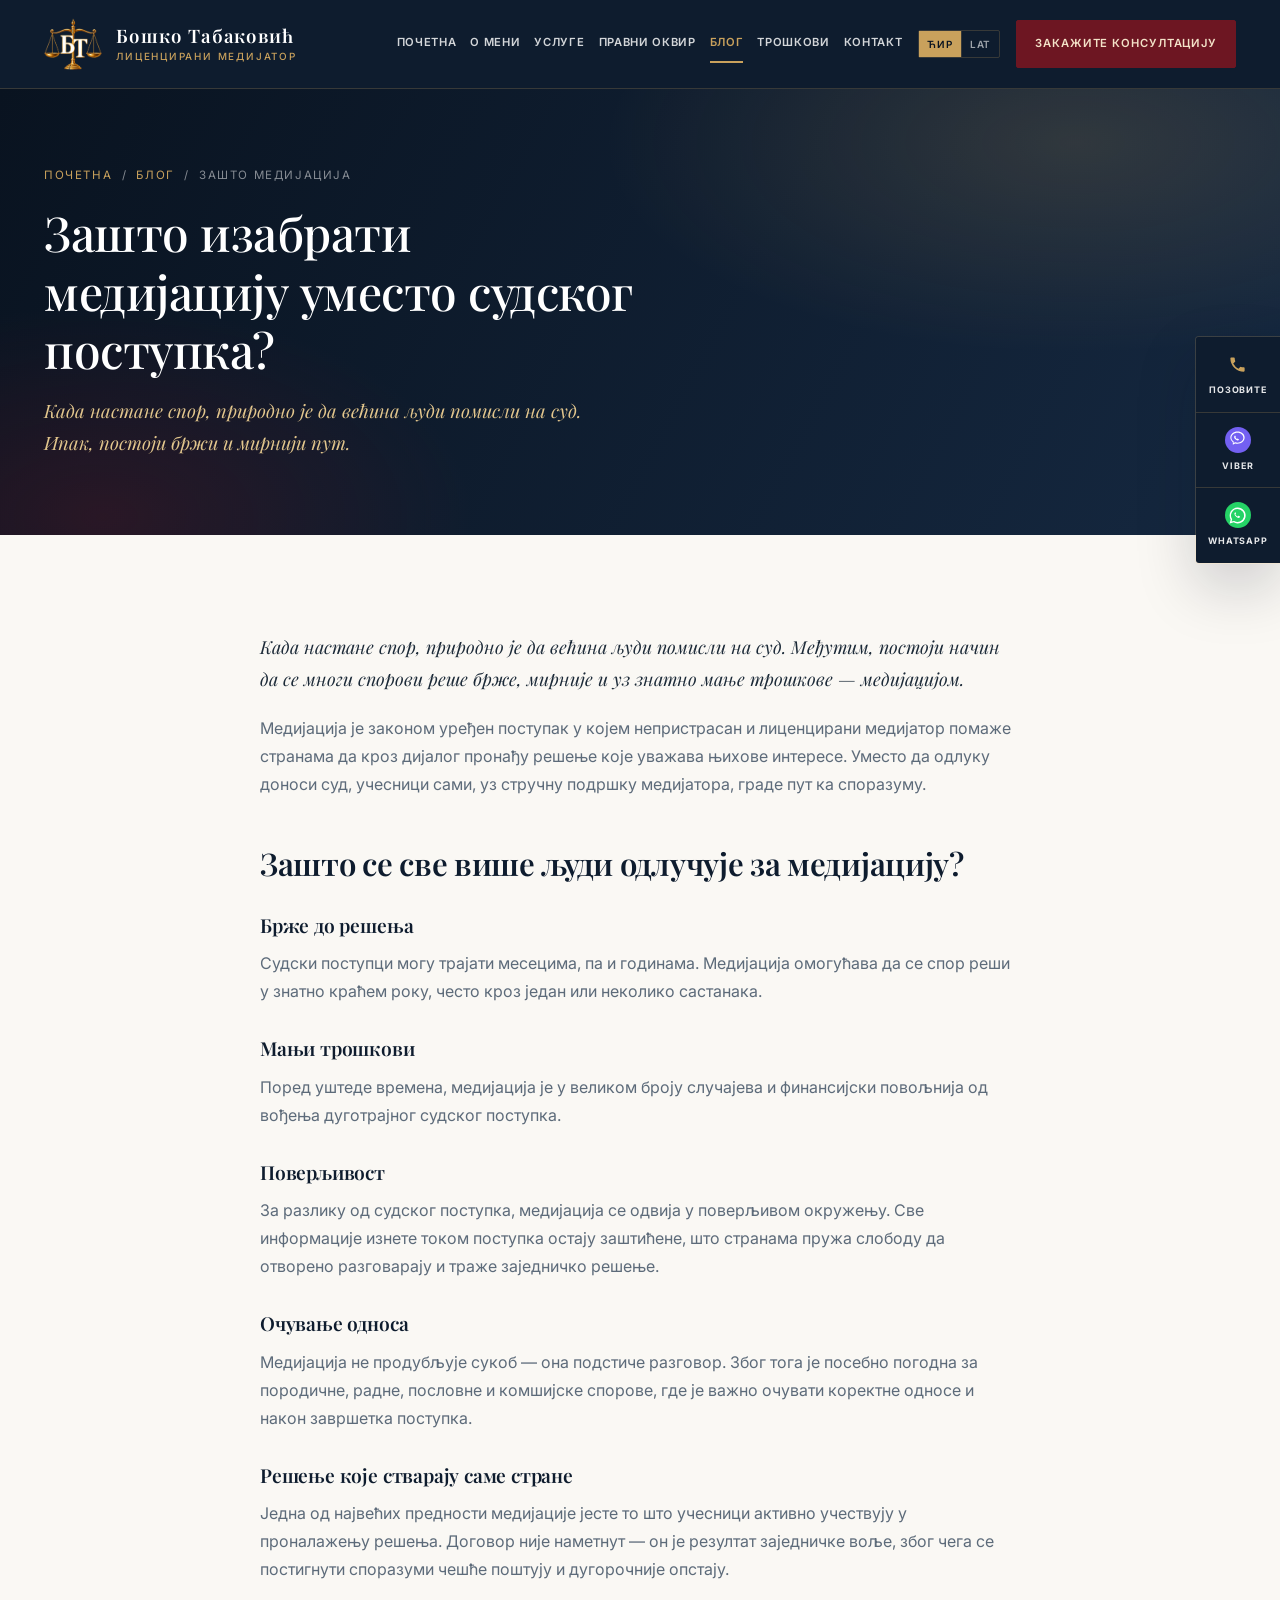
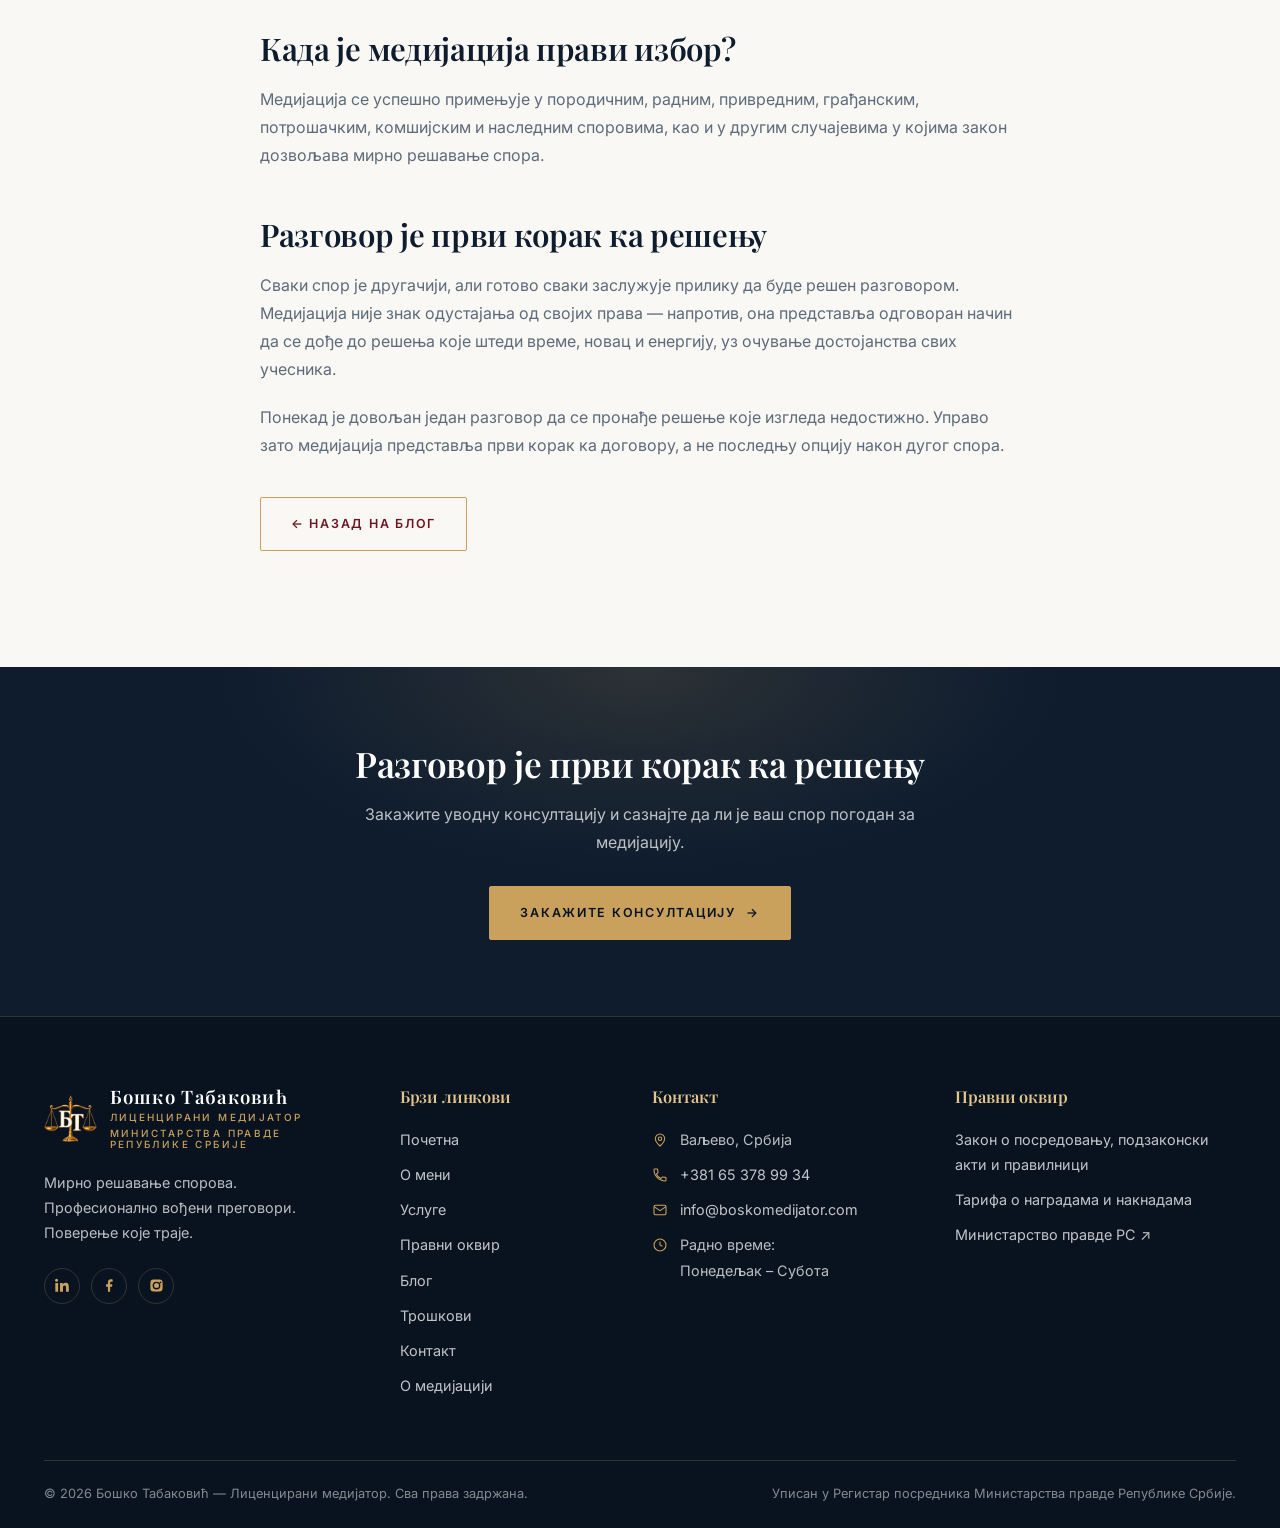
<file: blog-zasto-medijacija.html>
<!doctype html>
<html lang="sr-Cyrl">
  <head>
    <meta charset="UTF-8" />
    <meta name="viewport" content="width=device-width,initial-scale=1" />
    <title>Зашто изабрати медијацију уместо судског поступка?</title>
    <meta
      name="description"
      content="Брже, јефтиније и поверљивије од суда: пет разлога због којих се све више људи одлучује за медијацију."
    />
    <meta
      property="og:title"
      content="Зашто изабрати медијацију уместо судског поступка?"
    />
    <meta
      property="og:description"
      content="Брже, јефтиније и поверљивије од суда: пет разлога због којих се све више људи одлучује за медијацију."
    />
    <meta property="og:type" content="website" />
    <meta
      property="og:image"
      content="https://www.boskomedijator.com/og-image.jpg"
    />
    <meta property="og:image:width" content="1200" />
    <meta property="og:image:height" content="630" />
    <meta property="og:locale" content="sr_RS" />
    <meta name="twitter:card" content="summary_large_image" />
    <link rel="preconnect" href="https://fonts.googleapis.com" />
    <link rel="preconnect" href="https://fonts.gstatic.com" crossorigin />
    <link
      href="https://fonts.googleapis.com/css2?family=Playfair+Display:ital,wght@0,500;0,600;0,700;1,500;1,600&family=Inter:wght@400;500;600;700&display=swap"
      rel="stylesheet"
    />
    <link rel="stylesheet" href="style.css?v=6" />
    <script>
      try {
        if (localStorage.getItem("pismo") === "lat") {
          document.documentElement.classList.add("pismo-lat", "pismo-ceka");
          setTimeout(function () {
            document.documentElement.classList.remove("pismo-ceka");
          }, 1500);
        }
      } catch (e) {}
    </script>
  </head>
  <body>
    <a class="skip" href="#main">Прескочи на садржај</a>
    <header class="site-header">
      <div class="wrap">
        <a class="brand" href="index.html">
          <img class="logo" src="logo.png" alt="" />
          <span class="brand-text">
            <span class="brand-name">Бошко Табаковић</span>
            <span class="brand-role">Лиценцирани медијатор</span>
          </span>
        </a>
        <button
          class="burger"
          id="burger"
          aria-label="Отвори мени"
          aria-expanded="false"
          aria-controls="nav"
        >
          <span></span><span></span><span></span>
        </button>
        <nav class="nav" id="nav">
          <a href="index.html">Почетна</a><a href="o-meni.html">О мени</a
          ><a href="usluge.html">Услуге</a
          ><a href="pravni-okvir.html">Правни оквир</a
          ><a href="blog.html" class="active">Блог</a
          ><a href="troskovi.html">Трошкови</a
          ><a href="kontakt.html">Контакт</a>
        </nav>
        <button
          class="pismo"
          id="pismo"
          type="button"
          data-pismo-skip
          aria-label="Прикажи сајт на латиници"
        >
          <span lang="sr-Cyrl">Ћир</span><span lang="sr-Latn">Lat</span>
        </button>
        <a class="btn btn-burgundy header-cta" href="kontakt.html"
          >Закажите консултацију</a
        >
      </div>
    </header>

    <div class="contact-rail">
      <a href="tel:+381653789934"
        ><span class="ic ic-phone"
          ><svg viewBox="0 0 24 24" width="19" height="19" fill="#c9a15c">
            <path
              d="M6.6 10.8a15.1 15.1 0 0 0 6.6 6.6l2.2-2.2a1 1 0 0 1 1-.2c1.1.4 2.3.6 3.6.6a1 1 0 0 1 1 1V20a1 1 0 0 1-1 1A17 17 0 0 1 3 4a1 1 0 0 1 1-1h3.5a1 1 0 0 1 1 1c0 1.2.2 2.4.6 3.6a1 1 0 0 1-.2 1Z"
            /></svg></span
        >Позовите</a
      >
      <a href="viber://chat?number=%2B381653789934"
        ><span class="ic ic-viber"
          ><svg viewBox="0 0 24 24" width="19" height="19" fill="#fff">
            <path
              d="M12 2C7 2 3 5.4 3 9.6c0 2.3 1.2 4.3 3.1 5.7v3.4l2.9-1.7c1 .2 1.9.4 3 .4 5 0 9-3.4 9-7.8S17 2 12 2Zm0 1.6c4.1 0 7.4 2.7 7.4 6.2S16.1 16 12 16c-1 0-1.9-.1-2.8-.4l-.4-.1-1.6 1v-1.9l-.4-.3C5.2 13.2 4.3 11.5 4.3 9.8c0-3.5 3.5-6.2 7.7-6.2Z"
            />
            <path
              d="M8.6 7.1c.2-.1.5 0 .6.2l.7 1.2c.1.2.1.5-.1.7l-.4.4c.4.8 1 1.4 1.9 1.8l.4-.4c.2-.2.5-.2.7-.1l1.2.7c.2.1.3.4.2.6-.3.7-1 1.1-1.7 1-2-.3-3.9-2-4.4-4-.2-.7.2-1.5.9-2.1Z"
            /></svg></span
        >Viber</a
      >
      <a href="https://wa.me/381653789934"
        ><span class="ic ic-wa"
          ><svg viewBox="0 0 24 24" width="19" height="19" fill="#fff">
            <path
              d="M12 2a10 10 0 0 0-8.6 15L2 22l5.2-1.4A10 10 0 1 0 12 2Zm0 1.8a8.2 8.2 0 1 1-4.2 15.2l-.3-.2-3 .8.8-2.9-.2-.3A8.2 8.2 0 0 1 12 3.8Z"
            />
            <path
              d="M8.9 7.3c.2 0 .4 0 .5.4l.7 1.6c.1.2 0 .4-.1.5l-.5.6c-.1.1-.2.3 0 .5.5.9 1.5 1.8 2.5 2.2.2.1.4.1.5-.1l.5-.6c.1-.2.3-.2.5-.1l1.6.8c.2.1.3.3.2.5-.2.8-1 1.4-1.9 1.5-2.4-.2-4.8-2.5-5.3-4.9-.1-.9.4-1.8 1.2-2.2.1-.1.3-.1.6-.1Z"
            /></svg></span
        >WhatsApp</a
      >
    </div>

    <main id="main">
      <section class="page-hero">
        <div class="wrap">
          <div class="crumbs">
            <a href="index.html">Почетна</a> &nbsp;/&nbsp;
            <a href="blog.html">Блог</a> &nbsp;/&nbsp; Зашто медијација
          </div>
          <h1>Зашто изабрати медијацију уместо судског поступка?</h1>
          <p class="sub">
            Када настане спор, природно је да већина људи помисли на суд. Ипак,
            постоји бржи и мирнији пут.
          </p>
        </div>
      </section>

      <section class="section bg-cream">
        <div class="wrap">
          <div class="prose" style="max-width: 76ch; margin: 0 auto">
            <p class="strong-lead">
              Када настане спор, природно је да већина људи помисли на суд.
              Међутим, постоји начин да се многи спорови реше брже, мирније и уз
              знатно мање трошкове — медијацијом.
            </p>
            <p>
              Медијација је законом уређен поступак у којем непристрасан и
              лиценцирани медијатор помаже странама да кроз дијалог пронађу
              решење које уважава њихове интересе. Уместо да одлуку доноси суд,
              учесници сами, уз стручну подршку медијатора, граде пут ка
              споразуму.
            </p>

            <h2>Зашто се све више људи одлучује за медијацију?</h2>

            <h3>Брже до решења</h3>
            <p>
              Судски поступци могу трајати месецима, па и годинама. Медијација
              омогућава да се спор реши у знатно краћем року, често кроз један
              или неколико састанака.
            </p>

            <h3>Мањи трошкови</h3>
            <p>
              Поред уштеде времена, медијација је у великом броју случајева и
              финансијски повољнија од вођења дуготрајног судског поступка.
            </p>

            <h3>Поверљивост</h3>
            <p>
              За разлику од судског поступка, медијација се одвија у поверљивом
              окружењу. Све информације изнете током поступка остају заштићене,
              што странама пружа слободу да отворено разговарају и траже
              заједничко решење.
            </p>

            <h3>Очување односа</h3>
            <p>
              Медијација не продубљује сукоб — она подстиче разговор. Због тога
              је посебно погодна за породичне, радне, пословне и комшијске
              спорове, где је важно очувати коректне односе и након завршетка
              поступка.
            </p>

            <h3>Решење које стварају саме стране</h3>
            <p>
              Једна од највећих предности медијације јесте то што учесници
              активно учествују у проналажењу решења. Договор није наметнут — он
              је резултат заједничке воље, због чега се постигнути споразуми
              чешће поштују и дугорочније опстају.
            </p>

            <h2>Када је медијација прави избор?</h2>
            <p>
              Медијација се успешно примењује у породичним, радним, привредним,
              грађанским, потрошачким, комшијским и наследним споровима, као и у
              другим случајевима у којима закон дозвољава мирно решавање спора.
            </p>

            <h2>Разговор је први корак ка решењу</h2>
            <p>
              Сваки спор је другачији, али готово сваки заслужује прилику да
              буде решен разговором. Медијација није знак одустајања од својих
              права — напротив, она представља одговоран начин да се дође до
              решења које штеди време, новац и енергију, уз очување достојанства
              свих учесника.
            </p>
            <p>
              Понекад је довољан један разговор да се пронађе решење које
              изгледа недостижно. Управо зато медијација представља први корак
              ка договору, а не последњу опцију након дугог спора.
            </p>

            <p style="margin-top: 38px">
              <a class="btn btn-outline-dark" href="blog.html"
                >&larr; Назад на блог</a
              >
            </p>
          </div>
        </div>
      </section>
      <section class="cta-band">
        <div class="wrap">
          <h2>Разговор је први корак ка решењу</h2>
          <p>
            Закажите уводну консултацију и сазнајте да ли је ваш спор погодан за
            медијацију.
          </p>
          <a class="btn btn-gold" href="kontakt.html"
            >Закажите консултацију <span class="arr">&rarr;</span></a
          >
        </div>
      </section>
    </main>

    <footer class="site-footer">
      <div class="wrap">
        <div class="foot-grid">
          <div>
            <div class="foot-brand">
              <img class="logo" src="logo.png" alt="" />
              <span class="brand-text">
                <span class="brand-name">Бошко Табаковић</span>
                <span class="brand-role">Лиценцирани медијатор</span>
                <span class="brand-role"
                  >Министарства правде Републике Србије</span
                >
              </span>
            </div>
            <p>
              Мирно решавање спорова.<br />Професионално вођени преговори.<br />Поверење
              које траје.
            </p>
            <div class="socials">
              <a href="#" aria-label="LinkedIn"
                ><svg viewBox="0 0 24 24">
                  <path
                    d="M4.98 3.5a2.49 2.49 0 1 1-4.98 0 2.49 2.49 0 0 1 4.98 0ZM.5 8H5v14H.5Zm7.5 0h4.3v1.9h.1c.6-1.1 2.1-2.3 4.3-2.3 4.6 0 5.4 3 5.4 6.9V22h-4.5v-6.6c0-1.6 0-3.6-2.2-3.6s-2.6 1.7-2.6 3.5V22H8Z"
                  /></svg
              ></a>
              <a href="#" aria-label="Facebook"
                ><svg viewBox="0 0 24 24">
                  <path
                    d="M13 22v-8h3l.5-4H13V7.5c0-1 .3-1.5 1.6-1.5H17V2.2c-.6-.1-1.7-.2-2.9-.2C11.4 2 9.5 3.7 9.5 6.9V10h-3v4h3v8Z"
                  /></svg
              ></a>
              <a href="#" aria-label="Instagram"
                ><svg viewBox="0 0 24 24">
                  <path
                    d="M12 2.2c3.2 0 3.6 0 4.8.1 3.3.1 4.8 1.7 4.9 4.9.1 1.3.1 1.6.1 4.8s0 3.6-.1 4.8c-.1 3.2-1.7 4.8-4.9 4.9-1.3.1-1.6.1-4.8.1s-3.6 0-4.8-.1c-3.3-.1-4.8-1.7-4.9-4.9-.1-1.2-.1-1.6-.1-4.8s0-3.6.1-4.8C2.4 4 4 2.4 7.2 2.3 8.4 2.2 8.8 2.2 12 2.2Zm0 3.6a6.2 6.2 0 1 0 0 12.4 6.2 6.2 0 0 0 0-12.4Zm0 10.2a4 4 0 1 1 0-8 4 4 0 0 1 0 8Zm6.4-10.4a1.44 1.44 0 1 0 0 2.9 1.44 1.44 0 0 0 0-2.9Z"
                  /></svg
              ></a>
            </div>
          </div>
          <div>
            <h4>Брзи линкови</h4>
            <ul>
              <li><a href="index.html">Почетна</a></li>
              <li><a href="o-meni.html">О мени</a></li>
              <li><a href="usluge.html">Услуге</a></li>
              <li><a href="pravni-okvir.html">Правни оквир</a></li>
              <li><a href="blog.html">Блог</a></li>
              <li><a href="troskovi.html">Трошкови</a></li>
              <li><a href="kontakt.html">Контакт</a></li>
              <li><a href="o-medijaciji.html">О медијацији</a></li>
            </ul>
          </div>
          <div>
            <h4>Контакт</h4>
            <ul class="foot-contact">
              <li>
                <svg viewBox="0 0 24 24">
                  <path d="M12 21s7-6.3 7-11a7 7 0 1 0-14 0c0 4.7 7 11 7 11Z" />
                  <circle cx="12" cy="10" r="2.6" /></svg
                ><span>Ваљево, Србија</span>
              </li>
              <li>
                <svg viewBox="0 0 24 24">
                  <path
                    d="M6.6 10.8a15.1 15.1 0 0 0 6.6 6.6l2.2-2.2a1 1 0 0 1 1-.2c1.1.4 2.3.6 3.6.6a1 1 0 0 1 1 1V20a1 1 0 0 1-1 1A17 17 0 0 1 3 4a1 1 0 0 1 1-1h3.5a1 1 0 0 1 1 1c0 1.2.2 2.4.6 3.6a1 1 0 0 1-.2 1Z"
                  /></svg
                ><a href="tel:+381653789934">+381 65 378 99 34</a>
              </li>
              <li>
                <svg viewBox="0 0 24 24">
                  <rect x="3" y="5" width="18" height="14" rx="2" />
                  <path d="m3 7 9 6 9-6" /></svg
                ><a href="mailto:info@boskomedijator.com"
                  >info@boskomedijator.com</a
                >
              </li>
              <li>
                <svg viewBox="0 0 24 24">
                  <circle cx="12" cy="12" r="9" />
                  <path d="M12 7v5l3.5 2" /></svg
                ><span>Радно време:<br />Понедељак – Субота</span>
              </li>
            </ul>
          </div>
          <div>
            <h4>Правни оквир</h4>
            <ul>
              <li>
                <a href="pravni-okvir.html"
                  >Закон о посредовању, подзаконски акти и правилници</a
                >
              </li>
              <li>
                <a href="troskovi.html">Тарифа о наградама и накнадама</a>
              </li>
              <li>
                <a href="https://mpravde.gov.rs" target="_blank" rel="noopener"
                  >Министарство правде РС &#8599;</a
                >
              </li>
            </ul>
          </div>
        </div>
        <div class="foot-legal">
          <span
            >&copy; <span id="god">2026</span> Бошко Табаковић — Лиценцирани
            медијатор. Сва права задржана.</span
          >
          <span
            >Уписан у Регистар посредника Министарства правде Републике
            Србије.</span
          >
        </div>
      </div>
    </footer>
    <script src="main.js?v=5"></script>
  </body>
</html>
</file>
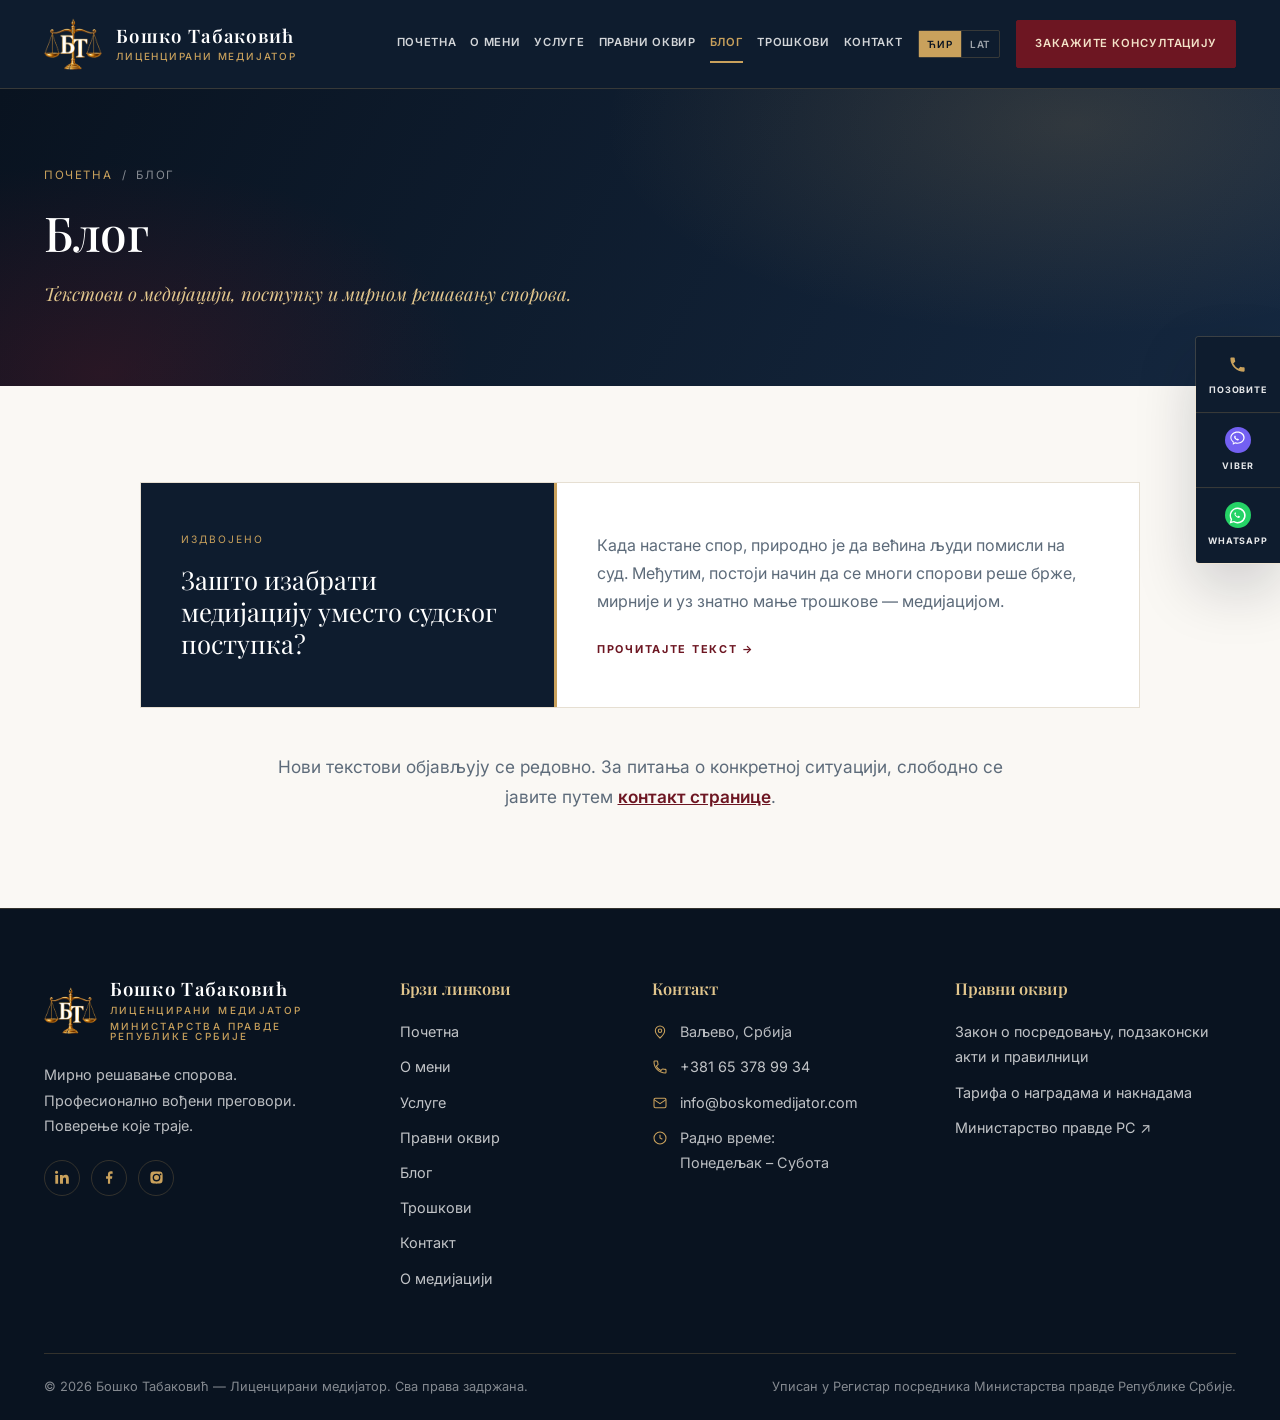
<file: blog.html>
<!doctype html>
<html lang="sr-Cyrl">
  <head>
    <meta charset="UTF-8" />
    <meta name="viewport" content="width=device-width,initial-scale=1" />
    <title>Блог — текстови о медијацији</title>
    <meta
      name="description"
      content="Текстови о медијацији, предностима мирног решавања спорова и току поступка посредовања."
    />
    <meta property="og:title" content="Блог — текстови о медијацији" />
    <meta
      property="og:description"
      content="Текстови о медијацији, предностима мирног решавања спорова и току поступка посредовања."
    />
    <meta property="og:type" content="website" />
    <meta
      property="og:image"
      content="https://www.boskomedijator.com/og-image.jpg"
    />
    <meta property="og:image:width" content="1200" />
    <meta property="og:image:height" content="630" />
    <meta property="og:locale" content="sr_RS" />
    <meta name="twitter:card" content="summary_large_image" />
    <link rel="preconnect" href="https://fonts.googleapis.com" />
    <link rel="preconnect" href="https://fonts.gstatic.com" crossorigin />
    <link
      href="https://fonts.googleapis.com/css2?family=Playfair+Display:ital,wght@0,500;0,600;0,700;1,500;1,600&family=Inter:wght@400;500;600;700&display=swap"
      rel="stylesheet"
    />
    <link rel="stylesheet" href="style.css?v=6" />
    <script>
      try {
        if (localStorage.getItem("pismo") === "lat") {
          document.documentElement.classList.add("pismo-lat", "pismo-ceka");
          setTimeout(function () {
            document.documentElement.classList.remove("pismo-ceka");
          }, 1500);
        }
      } catch (e) {}
    </script>
  </head>
  <body>
    <a class="skip" href="#main">Прескочи на садржај</a>
    <header class="site-header">
      <div class="wrap">
        <a class="brand" href="index.html">
          <img class="logo" src="logo.png" alt="" />
          <span class="brand-text">
            <span class="brand-name">Бошко Табаковић</span>
            <span class="brand-role">Лиценцирани медијатор</span>
          </span>
        </a>
        <button
          class="burger"
          id="burger"
          aria-label="Отвори мени"
          aria-expanded="false"
          aria-controls="nav"
        >
          <span></span><span></span><span></span>
        </button>
        <nav class="nav" id="nav">
          <a href="index.html">Почетна</a><a href="o-meni.html">О мени</a
          ><a href="usluge.html">Услуге</a
          ><a href="pravni-okvir.html">Правни оквир</a
          ><a href="blog.html" class="active">Блог</a
          ><a href="troskovi.html">Трошкови</a
          ><a href="kontakt.html">Контакт</a>
        </nav>
        <button
          class="pismo"
          id="pismo"
          type="button"
          data-pismo-skip
          aria-label="Прикажи сајт на латиници"
        >
          <span lang="sr-Cyrl">Ћир</span><span lang="sr-Latn">Lat</span>
        </button>
        <a class="btn btn-burgundy header-cta" href="kontakt.html"
          >Закажите консултацију</a
        >
      </div>
    </header>

    <div class="contact-rail">
      <a href="tel:+381653789934"
        ><span class="ic ic-phone"
          ><svg viewBox="0 0 24 24" width="19" height="19" fill="#c9a15c">
            <path
              d="M6.6 10.8a15.1 15.1 0 0 0 6.6 6.6l2.2-2.2a1 1 0 0 1 1-.2c1.1.4 2.3.6 3.6.6a1 1 0 0 1 1 1V20a1 1 0 0 1-1 1A17 17 0 0 1 3 4a1 1 0 0 1 1-1h3.5a1 1 0 0 1 1 1c0 1.2.2 2.4.6 3.6a1 1 0 0 1-.2 1Z"
            /></svg></span
        >Позовите</a
      >
      <a href="viber://chat?number=%2B381653789934"
        ><span class="ic ic-viber"
          ><svg viewBox="0 0 24 24" width="19" height="19" fill="#fff">
            <path
              d="M12 2C7 2 3 5.4 3 9.6c0 2.3 1.2 4.3 3.1 5.7v3.4l2.9-1.7c1 .2 1.9.4 3 .4 5 0 9-3.4 9-7.8S17 2 12 2Zm0 1.6c4.1 0 7.4 2.7 7.4 6.2S16.1 16 12 16c-1 0-1.9-.1-2.8-.4l-.4-.1-1.6 1v-1.9l-.4-.3C5.2 13.2 4.3 11.5 4.3 9.8c0-3.5 3.5-6.2 7.7-6.2Z"
            />
            <path
              d="M8.6 7.1c.2-.1.5 0 .6.2l.7 1.2c.1.2.1.5-.1.7l-.4.4c.4.8 1 1.4 1.9 1.8l.4-.4c.2-.2.5-.2.7-.1l1.2.7c.2.1.3.4.2.6-.3.7-1 1.1-1.7 1-2-.3-3.9-2-4.4-4-.2-.7.2-1.5.9-2.1Z"
            /></svg></span
        >Viber</a
      >
      <a href="https://wa.me/381653789934"
        ><span class="ic ic-wa"
          ><svg viewBox="0 0 24 24" width="19" height="19" fill="#fff">
            <path
              d="M12 2a10 10 0 0 0-8.6 15L2 22l5.2-1.4A10 10 0 1 0 12 2Zm0 1.8a8.2 8.2 0 1 1-4.2 15.2l-.3-.2-3 .8.8-2.9-.2-.3A8.2 8.2 0 0 1 12 3.8Z"
            />
            <path
              d="M8.9 7.3c.2 0 .4 0 .5.4l.7 1.6c.1.2 0 .4-.1.5l-.5.6c-.1.1-.2.3 0 .5.5.9 1.5 1.8 2.5 2.2.2.1.4.1.5-.1l.5-.6c.1-.2.3-.2.5-.1l1.6.8c.2.1.3.3.2.5-.2.8-1 1.4-1.9 1.5-2.4-.2-4.8-2.5-5.3-4.9-.1-.9.4-1.8 1.2-2.2.1-.1.3-.1.6-.1Z"
            /></svg></span
        >WhatsApp</a
      >
    </div>

    <main id="main">
      <section class="page-hero">
        <div class="wrap">
          <div class="crumbs">
            <a href="index.html">Почетна</a> &nbsp;/&nbsp; Блог
          </div>
          <h1>Блог</h1>
          <p class="sub">
            Текстови о медијацији, поступку и мирном решавању спорова.
          </p>
        </div>
      </section>

      <section class="section bg-cream">
        <div class="wrap">
          <a class="post post-feature" href="blog-zasto-medijacija.html">
            <div class="post-top">
              <span class="cat">Издвојено</span>
              <p class="headline">
                Зашто изабрати медијацију уместо судског поступка?
              </p>
            </div>
            <div class="post-body">
              <p style="font-size: 1rem">
                Када настане спор, природно је да већина људи помисли на суд.
                Међутим, постоји начин да се многи спорови реше брже, мирније и
                уз знатно мање трошкове — медијацијом.
              </p>
              <span class="more">Прочитајте текст &rarr;</span>
            </div>
          </a>
          <p class="center lead" style="margin: 44px auto 0">
            Нови текстови објављују се редовно. За питања о конкретној
            ситуацији, слободно се јавите путем
            <a
              href="kontakt.html"
              style="color: var(--burgundy); font-weight: 600"
              >контакт странице</a
            >.
          </p>
        </div>
      </section>
    </main>

    <footer class="site-footer">
      <div class="wrap">
        <div class="foot-grid">
          <div>
            <div class="foot-brand">
              <img class="logo" src="logo.png" alt="" />
              <span class="brand-text">
                <span class="brand-name">Бошко Табаковић</span>
                <span class="brand-role">Лиценцирани медијатор</span>
                <span class="brand-role"
                  >Министарства правде Републике Србије</span
                >
              </span>
            </div>
            <p>
              Мирно решавање спорова.<br />Професионално вођени преговори.<br />Поверење
              које траје.
            </p>
            <div class="socials">
              <a href="#" aria-label="LinkedIn"
                ><svg viewBox="0 0 24 24">
                  <path
                    d="M4.98 3.5a2.49 2.49 0 1 1-4.98 0 2.49 2.49 0 0 1 4.98 0ZM.5 8H5v14H.5Zm7.5 0h4.3v1.9h.1c.6-1.1 2.1-2.3 4.3-2.3 4.6 0 5.4 3 5.4 6.9V22h-4.5v-6.6c0-1.6 0-3.6-2.2-3.6s-2.6 1.7-2.6 3.5V22H8Z"
                  /></svg
              ></a>
              <a href="#" aria-label="Facebook"
                ><svg viewBox="0 0 24 24">
                  <path
                    d="M13 22v-8h3l.5-4H13V7.5c0-1 .3-1.5 1.6-1.5H17V2.2c-.6-.1-1.7-.2-2.9-.2C11.4 2 9.5 3.7 9.5 6.9V10h-3v4h3v8Z"
                  /></svg
              ></a>
              <a href="#" aria-label="Instagram"
                ><svg viewBox="0 0 24 24">
                  <path
                    d="M12 2.2c3.2 0 3.6 0 4.8.1 3.3.1 4.8 1.7 4.9 4.9.1 1.3.1 1.6.1 4.8s0 3.6-.1 4.8c-.1 3.2-1.7 4.8-4.9 4.9-1.3.1-1.6.1-4.8.1s-3.6 0-4.8-.1c-3.3-.1-4.8-1.7-4.9-4.9-.1-1.2-.1-1.6-.1-4.8s0-3.6.1-4.8C2.4 4 4 2.4 7.2 2.3 8.4 2.2 8.8 2.2 12 2.2Zm0 3.6a6.2 6.2 0 1 0 0 12.4 6.2 6.2 0 0 0 0-12.4Zm0 10.2a4 4 0 1 1 0-8 4 4 0 0 1 0 8Zm6.4-10.4a1.44 1.44 0 1 0 0 2.9 1.44 1.44 0 0 0 0-2.9Z"
                  /></svg
              ></a>
            </div>
          </div>
          <div>
            <h4>Брзи линкови</h4>
            <ul>
              <li><a href="index.html">Почетна</a></li>
              <li><a href="o-meni.html">О мени</a></li>
              <li><a href="usluge.html">Услуге</a></li>
              <li><a href="pravni-okvir.html">Правни оквир</a></li>
              <li><a href="blog.html">Блог</a></li>
              <li><a href="troskovi.html">Трошкови</a></li>
              <li><a href="kontakt.html">Контакт</a></li>
              <li><a href="o-medijaciji.html">О медијацији</a></li>
            </ul>
          </div>
          <div>
            <h4>Контакт</h4>
            <ul class="foot-contact">
              <li>
                <svg viewBox="0 0 24 24">
                  <path d="M12 21s7-6.3 7-11a7 7 0 1 0-14 0c0 4.7 7 11 7 11Z" />
                  <circle cx="12" cy="10" r="2.6" /></svg
                ><span>Ваљево, Србија</span>
              </li>
              <li>
                <svg viewBox="0 0 24 24">
                  <path
                    d="M6.6 10.8a15.1 15.1 0 0 0 6.6 6.6l2.2-2.2a1 1 0 0 1 1-.2c1.1.4 2.3.6 3.6.6a1 1 0 0 1 1 1V20a1 1 0 0 1-1 1A17 17 0 0 1 3 4a1 1 0 0 1 1-1h3.5a1 1 0 0 1 1 1c0 1.2.2 2.4.6 3.6a1 1 0 0 1-.2 1Z"
                  /></svg
                ><a href="tel:+381653789934">+381 65 378 99 34</a>
              </li>
              <li>
                <svg viewBox="0 0 24 24">
                  <rect x="3" y="5" width="18" height="14" rx="2" />
                  <path d="m3 7 9 6 9-6" /></svg
                ><a href="mailto:info@boskomedijator.com"
                  >info@boskomedijator.com</a
                >
              </li>
              <li>
                <svg viewBox="0 0 24 24">
                  <circle cx="12" cy="12" r="9" />
                  <path d="M12 7v5l3.5 2" /></svg
                ><span>Радно време:<br />Понедељак – Субота</span>
              </li>
            </ul>
          </div>
          <div>
            <h4>Правни оквир</h4>
            <ul>
              <li>
                <a href="pravni-okvir.html"
                  >Закон о посредовању, подзаконски акти и правилници</a
                >
              </li>
              <li>
                <a href="troskovi.html">Тарифа о наградама и накнадама</a>
              </li>
              <li>
                <a href="https://mpravde.gov.rs" target="_blank" rel="noopener"
                  >Министарство правде РС &#8599;</a
                >
              </li>
            </ul>
          </div>
        </div>
        <div class="foot-legal">
          <span
            >&copy; <span id="god">2026</span> Бошко Табаковић — Лиценцирани
            медијатор. Сва права задржана.</span
          >
          <span
            >Уписан у Регистар посредника Министарства правде Републике
            Србије.</span
          >
        </div>
      </div>
    </footer>
    <script src="main.js?v=5"></script>
  </body>
</html>
</file>
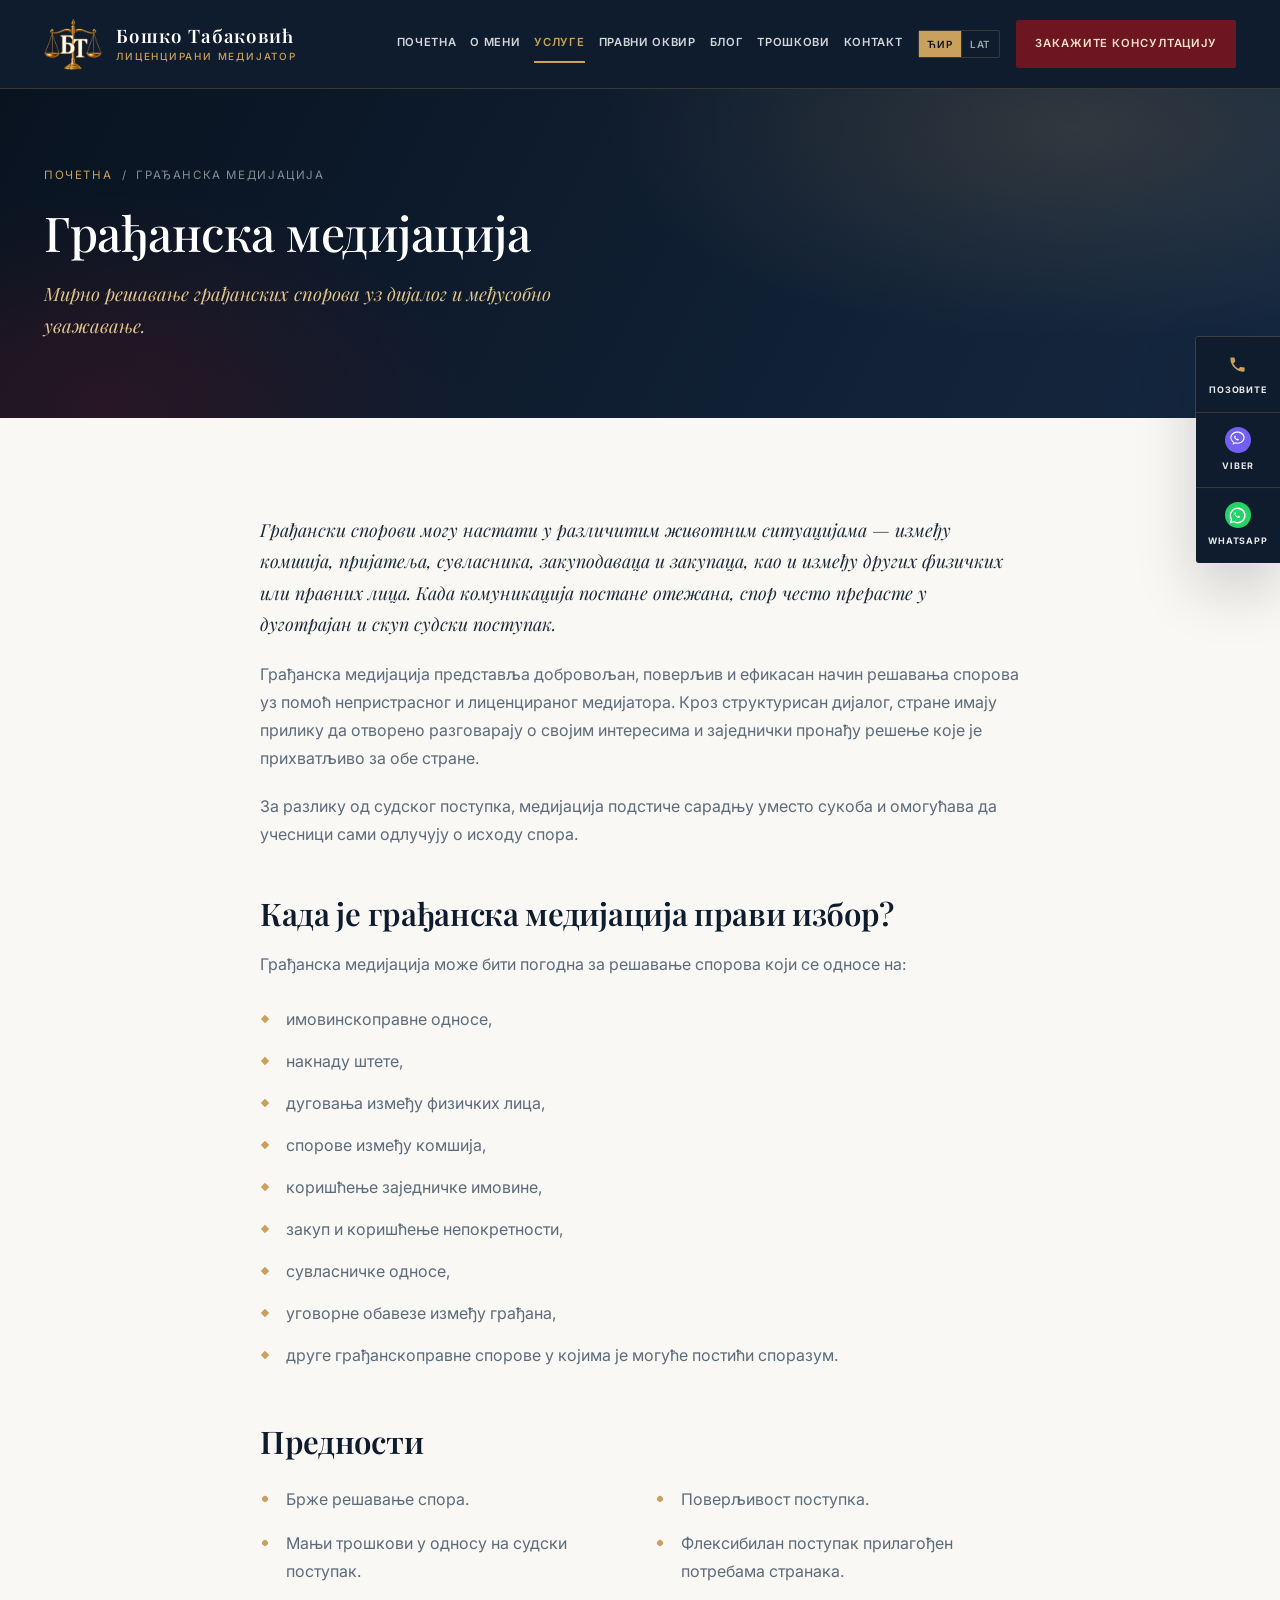
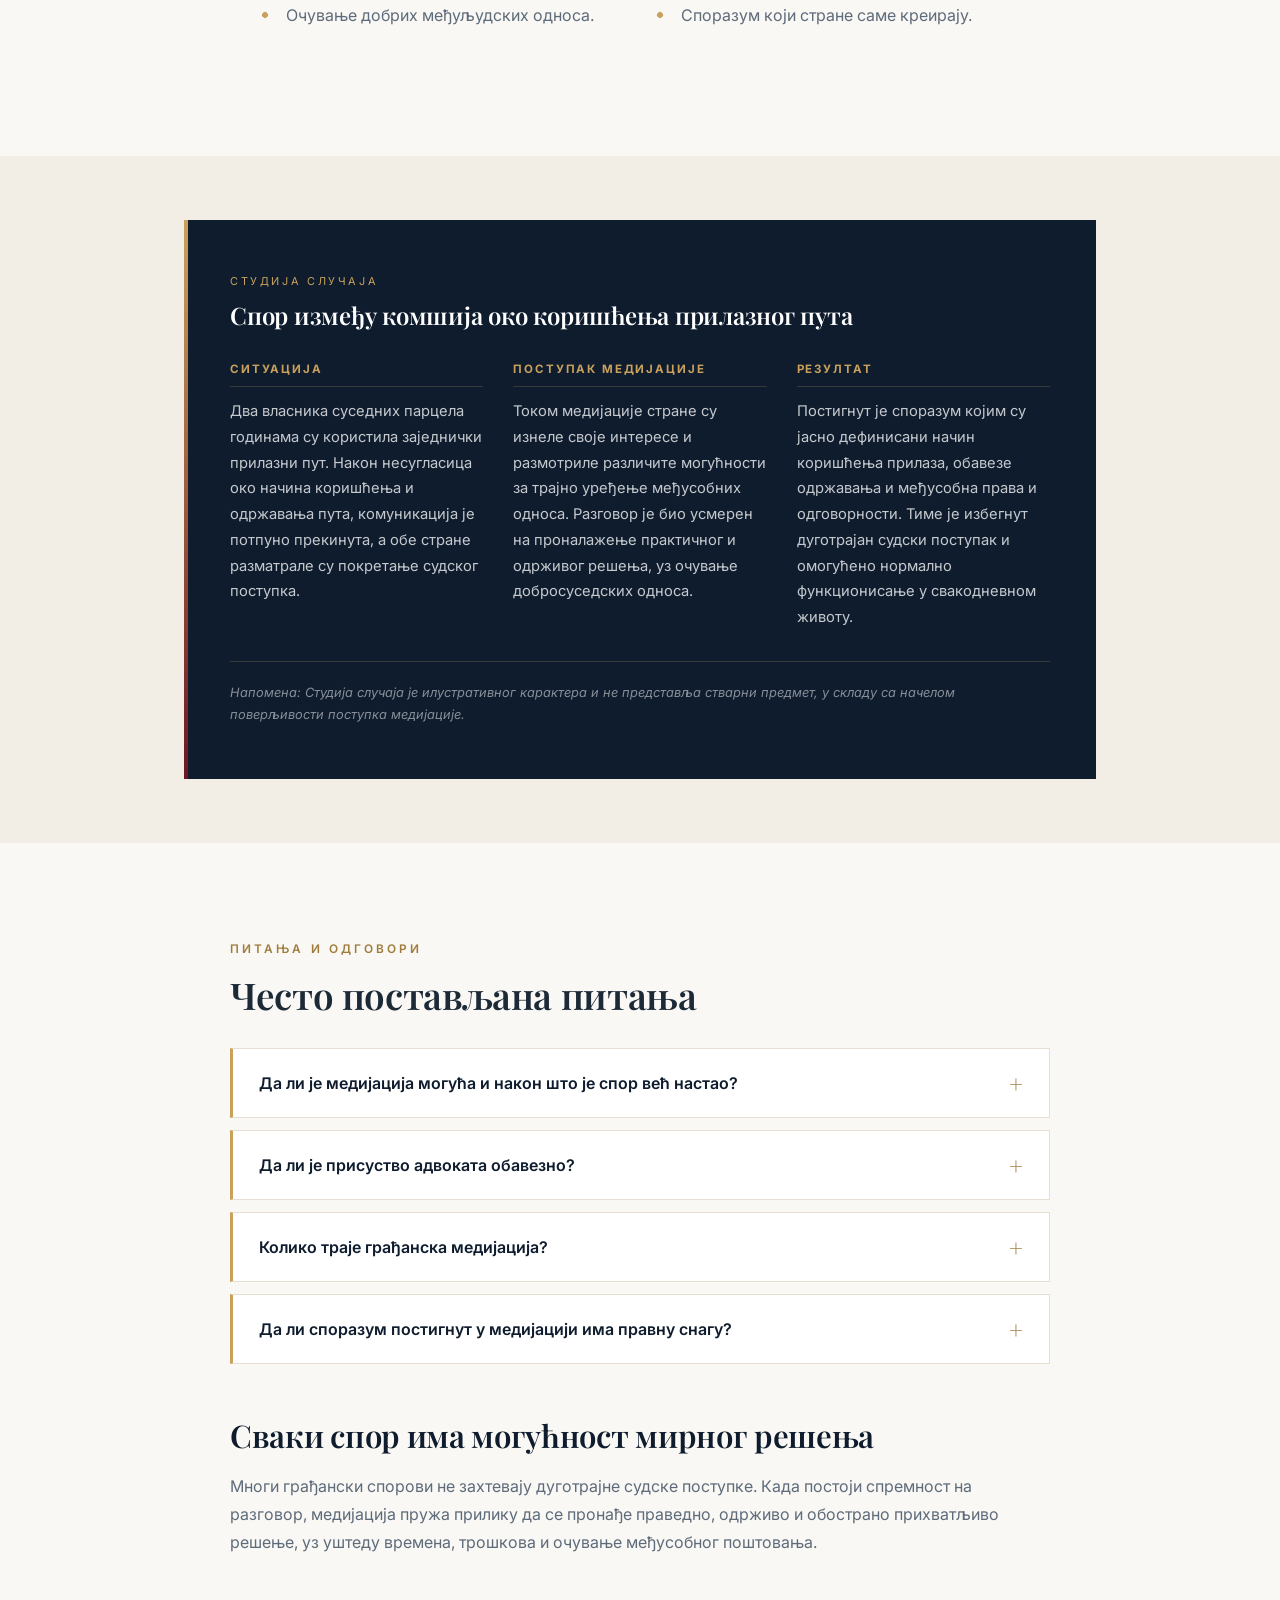
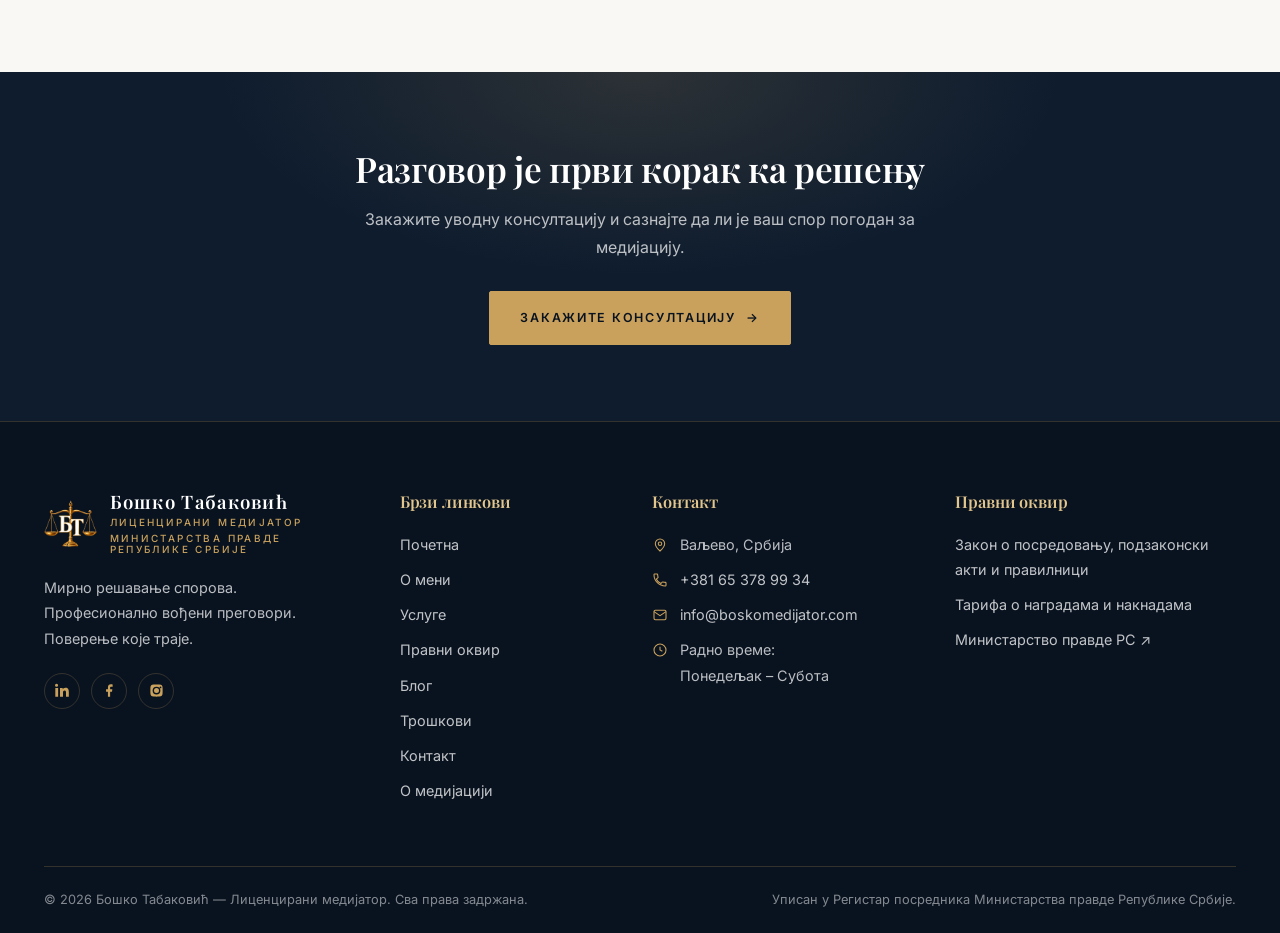
<file: gradjanska-medijacija.html>
<!doctype html>
<html lang="sr-Cyrl">
  <head>
    <meta charset="UTF-8" />
    <meta name="viewport" content="width=device-width,initial-scale=1" />
    <title>
      Грађанска медијација — имовински, комшијски и облигациони спорови
    </title>
    <meta
      name="description"
      content="Грађанска медијација: накнада штете, дуговања, суседски спорови, закуп непокретности и сувласнички односи. Мирно решавање уз очување односа."
    />
    <meta
      property="og:title"
      content="Грађанска медијација — имовински, комшијски и облигациони спорови"
    />
    <meta
      property="og:description"
      content="Грађанска медијација: накнада штете, дуговања, суседски спорови, закуп непокретности и сувласнички односи. Мирно решавање уз очување односа."
    />
    <meta property="og:type" content="website" />
    <meta
      property="og:image"
      content="https://www.boskomedijator.com/og-image.jpg"
    />
    <meta property="og:image:width" content="1200" />
    <meta property="og:image:height" content="630" />
    <meta property="og:locale" content="sr_RS" />
    <meta name="twitter:card" content="summary_large_image" />
    <link rel="preconnect" href="https://fonts.googleapis.com" />
    <link rel="preconnect" href="https://fonts.gstatic.com" crossorigin />
    <link
      href="https://fonts.googleapis.com/css2?family=Playfair+Display:ital,wght@0,500;0,600;0,700;1,500;1,600&family=Inter:wght@400;500;600;700&display=swap"
      rel="stylesheet"
    />
    <link rel="stylesheet" href="style.css?v=6" />
    <script>
      try {
        if (localStorage.getItem("pismo") === "lat") {
          document.documentElement.classList.add("pismo-lat", "pismo-ceka");
          setTimeout(function () {
            document.documentElement.classList.remove("pismo-ceka");
          }, 1500);
        }
      } catch (e) {}
    </script>
  </head>
  <body>
    <a class="skip" href="#main">Прескочи на садржај</a>
    <header class="site-header">
      <div class="wrap">
        <a class="brand" href="index.html">
          <img class="logo" src="logo.png" alt="" />
          <span class="brand-text">
            <span class="brand-name">Бошко Табаковић</span>
            <span class="brand-role">Лиценцирани медијатор</span>
          </span>
        </a>
        <button
          class="burger"
          id="burger"
          aria-label="Отвори мени"
          aria-expanded="false"
          aria-controls="nav"
        >
          <span></span><span></span><span></span>
        </button>
        <nav class="nav" id="nav">
          <a href="index.html">Почетна</a><a href="o-meni.html">О мени</a
          ><a href="usluge.html" class="active">Услуге</a
          ><a href="pravni-okvir.html">Правни оквир</a
          ><a href="blog.html">Блог</a><a href="troskovi.html">Трошкови</a
          ><a href="kontakt.html">Контакт</a>
        </nav>
        <button
          class="pismo"
          id="pismo"
          type="button"
          data-pismo-skip
          aria-label="Прикажи сајт на латиници"
        >
          <span lang="sr-Cyrl">Ћир</span><span lang="sr-Latn">Lat</span>
        </button>
        <a class="btn btn-burgundy header-cta" href="kontakt.html"
          >Закажите консултацију</a
        >
      </div>
    </header>

    <div class="contact-rail">
      <a href="tel:+381653789934"
        ><span class="ic ic-phone"
          ><svg viewBox="0 0 24 24" width="19" height="19" fill="#c9a15c">
            <path
              d="M6.6 10.8a15.1 15.1 0 0 0 6.6 6.6l2.2-2.2a1 1 0 0 1 1-.2c1.1.4 2.3.6 3.6.6a1 1 0 0 1 1 1V20a1 1 0 0 1-1 1A17 17 0 0 1 3 4a1 1 0 0 1 1-1h3.5a1 1 0 0 1 1 1c0 1.2.2 2.4.6 3.6a1 1 0 0 1-.2 1Z"
            /></svg></span
        >Позовите</a
      >
      <a href="viber://chat?number=%2B381653789934"
        ><span class="ic ic-viber"
          ><svg viewBox="0 0 24 24" width="19" height="19" fill="#fff">
            <path
              d="M12 2C7 2 3 5.4 3 9.6c0 2.3 1.2 4.3 3.1 5.7v3.4l2.9-1.7c1 .2 1.9.4 3 .4 5 0 9-3.4 9-7.8S17 2 12 2Zm0 1.6c4.1 0 7.4 2.7 7.4 6.2S16.1 16 12 16c-1 0-1.9-.1-2.8-.4l-.4-.1-1.6 1v-1.9l-.4-.3C5.2 13.2 4.3 11.5 4.3 9.8c0-3.5 3.5-6.2 7.7-6.2Z"
            />
            <path
              d="M8.6 7.1c.2-.1.5 0 .6.2l.7 1.2c.1.2.1.5-.1.7l-.4.4c.4.8 1 1.4 1.9 1.8l.4-.4c.2-.2.5-.2.7-.1l1.2.7c.2.1.3.4.2.6-.3.7-1 1.1-1.7 1-2-.3-3.9-2-4.4-4-.2-.7.2-1.5.9-2.1Z"
            /></svg></span
        >Viber</a
      >
      <a href="https://wa.me/381653789934"
        ><span class="ic ic-wa"
          ><svg viewBox="0 0 24 24" width="19" height="19" fill="#fff">
            <path
              d="M12 2a10 10 0 0 0-8.6 15L2 22l5.2-1.4A10 10 0 1 0 12 2Zm0 1.8a8.2 8.2 0 1 1-4.2 15.2l-.3-.2-3 .8.8-2.9-.2-.3A8.2 8.2 0 0 1 12 3.8Z"
            />
            <path
              d="M8.9 7.3c.2 0 .4 0 .5.4l.7 1.6c.1.2 0 .4-.1.5l-.5.6c-.1.1-.2.3 0 .5.5.9 1.5 1.8 2.5 2.2.2.1.4.1.5-.1l.5-.6c.1-.2.3-.2.5-.1l1.6.8c.2.1.3.3.2.5-.2.8-1 1.4-1.9 1.5-2.4-.2-4.8-2.5-5.3-4.9-.1-.9.4-1.8 1.2-2.2.1-.1.3-.1.6-.1Z"
            /></svg></span
        >WhatsApp</a
      >
    </div>

    <main id="main">
      <section class="page-hero">
        <div class="wrap">
          <div class="crumbs">
            <a href="index.html">Почетна</a> &nbsp;/&nbsp; Грађанска медијација
          </div>
          <h1>Грађанска медијација</h1>
          <p class="sub">
            Мирно решавање грађанских спорова уз дијалог и међусобно уважавање.
          </p>
        </div>
      </section>

      <section class="section bg-cream">
        <div class="wrap">
          <div class="prose" style="max-width: 76ch; margin: 0 auto">
            <p class="strong-lead">
              Грађански спорови могу настати у различитим животним ситуацијама —
              између комшија, пријатеља, сувласника, закуподаваца и закупаца,
              као и између других физичких или правних лица. Када комуникација
              постане отежана, спор често прерасте у дуготрајан и скуп судски
              поступак.
            </p>
            <p>
              Грађанска медијација представља добровољан, поверљив и ефикасан
              начин решавања спорова уз помоћ непристрасног и лиценцираног
              медијатора. Кроз структурисан дијалог, стране имају прилику да
              отворено разговарају о својим интересима и заједнички пронађу
              решење које је прихватљиво за обе стране.
            </p>
            <p>
              За разлику од судског поступка, медијација подстиче сарадњу уместо
              сукоба и омогућава да учесници сами одлучују о исходу спора.
            </p>
            <h2>Када је грађанска медијација прави избор?</h2>
            <p>
              Грађанска медијација може бити погодна за решавање спорова који се
              односе на:
            </p>
            <ul>
              <li>имовинскоправне односе,</li>
              <li>накнаду штете,</li>
              <li>дуговања између физичких лица,</li>
              <li>спорове између комшија,</li>
              <li>коришћење заједничке имовине,</li>
              <li>закуп и коришћење непокретности,</li>
              <li>сувласничке односе,</li>
              <li>уговорне обавезе између грађана,</li>
              <li>
                друге грађанскоправне спорове у којима је могуће постићи
                споразум.
              </li>
            </ul>
            <h2>Предности</h2>
            <ul class="tick-list">
              <li>Брже решавање спора.</li>
              <li>Поверљивост поступка.</li>
              <li>Мањи трошкови у односу на судски поступак.</li>
              <li>Флексибилан поступак прилагођен потребама странака.</li>
              <li>Очување добрих међуљудских односа.</li>
              <li>Споразум који стране саме креирају.</li>
            </ul>
          </div>
        </div>
      </section>

      <section class="section-sm bg-cream2">
        <div class="wrap" style="max-width: 1000px">
          <div class="case">
            <div class="case-tag">Студија случаја</div>
            <h3>Спор између комшија око коришћења прилазног пута</h3>
            <div class="case-grid">
              <div class="case-block">
                <h4>Ситуација</h4>
                <p>
                  Два власника суседних парцела годинама су користила заједнички
                  прилазни пут. Након несугласица око начина коришћења и
                  одржавања пута, комуникација је потпуно прекинута, а обе
                  стране разматрале су покретање судског поступка.
                </p>
              </div>
              <div class="case-block">
                <h4>Поступак медијације</h4>
                <p>
                  Током медијације стране су изнеле своје интересе и размотриле
                  различите могућности за трајно уређење међусобних односа.
                  Разговор је био усмерен на проналажење практичног и одрживог
                  решења, уз очување добросуседских односа.
                </p>
              </div>
              <div class="case-block">
                <h4>Резултат</h4>
                <p>
                  Постигнут је споразум којим су јасно дефинисани начин
                  коришћења прилаза, обавезе одржавања и међусобна права и
                  одговорности. Тиме је избегнут дуготрајан судски поступак и
                  омогућено нормално функционисање у свакодневном животу.
                </p>
              </div>
            </div>
            <p class="case-note">
              Напомена: Студија случаја је илустративног карактера и не
              представља стварни предмет, у складу са начелом поверљивости
              поступка медијације.
            </p>
          </div>
        </div>
      </section>

      <section class="section bg-cream">
        <div class="wrap">
          <div style="max-width: 820px; margin: 0 auto">
            <div class="eyebrow">Питања и одговори</div>
            <h2 class="title-md" style="margin-bottom: 30px">
              Често постављана питања
            </h2>
            <div class="faq">
              <details>
                <summary>
                  Да ли је медијација могућа и након што је спор већ настао?
                </summary>
                <p>
                  Да. Медијација се може покренути када спор већ постоји, а у
                  одређеним случајевима и након покретања судског поступка, ако
                  су испуњени законски услови.
                </p>
              </details>
              <details>
                <summary>Да ли је присуство адвоката обавезно?</summary>
                <p>
                  Не. Стране могу учествовати самостално или уз помоћ свог
                  пуномоћника или адвоката.
                </p>
              </details>
              <details>
                <summary>Колико траје грађанска медијација?</summary>
                <p>
                  Трајање зависи од природе спора и спремности страна да
                  постигну договор, али је у пракси најчешће знатно краће од
                  судског поступка.
                </p>
              </details>
              <details>
                <summary>
                  Да ли споразум постигнут у медијацији има правну снагу?
                </summary>
                <p>
                  Да. Споразум закључен у поступку медијације може, под условима
                  прописаним законом, стећи својство извршне исправе.
                </p>
              </details>
            </div>
            <div class="prose" style="margin-top: 52px">
              <h2 style="margin-top: 0">
                Сваки спор има могућност мирног решења
              </h2>
              <p>
                Многи грађански спорови не захтевају дуготрајне судске поступке.
                Када постоји спремност на разговор, медијација пружа прилику да
                се пронађе праведно, одрживо и обострано прихватљиво решење, уз
                уштеду времена, трошкова и очување међусобног поштовања.
              </p>
            </div>
          </div>
        </div>
      </section>
      <section class="cta-band">
        <div class="wrap">
          <h2>Разговор је први корак ка решењу</h2>
          <p>
            Закажите уводну консултацију и сазнајте да ли је ваш спор погодан за
            медијацију.
          </p>
          <a class="btn btn-gold" href="kontakt.html"
            >Закажите консултацију <span class="arr">&rarr;</span></a
          >
        </div>
      </section>
    </main>

    <footer class="site-footer">
      <div class="wrap">
        <div class="foot-grid">
          <div>
            <div class="foot-brand">
              <img class="logo" src="logo.png" alt="" />
              <span class="brand-text">
                <span class="brand-name">Бошко Табаковић</span>
                <span class="brand-role">Лиценцирани медијатор</span>
                <span class="brand-role"
                  >Министарства правде Републике Србије</span
                >
              </span>
            </div>
            <p>
              Мирно решавање спорова.<br />Професионално вођени преговори.<br />Поверење
              које траје.
            </p>
            <div class="socials">
              <a href="#" aria-label="LinkedIn"
                ><svg viewBox="0 0 24 24">
                  <path
                    d="M4.98 3.5a2.49 2.49 0 1 1-4.98 0 2.49 2.49 0 0 1 4.98 0ZM.5 8H5v14H.5Zm7.5 0h4.3v1.9h.1c.6-1.1 2.1-2.3 4.3-2.3 4.6 0 5.4 3 5.4 6.9V22h-4.5v-6.6c0-1.6 0-3.6-2.2-3.6s-2.6 1.7-2.6 3.5V22H8Z"
                  /></svg
              ></a>
              <a href="#" aria-label="Facebook"
                ><svg viewBox="0 0 24 24">
                  <path
                    d="M13 22v-8h3l.5-4H13V7.5c0-1 .3-1.5 1.6-1.5H17V2.2c-.6-.1-1.7-.2-2.9-.2C11.4 2 9.5 3.7 9.5 6.9V10h-3v4h3v8Z"
                  /></svg
              ></a>
              <a href="#" aria-label="Instagram"
                ><svg viewBox="0 0 24 24">
                  <path
                    d="M12 2.2c3.2 0 3.6 0 4.8.1 3.3.1 4.8 1.7 4.9 4.9.1 1.3.1 1.6.1 4.8s0 3.6-.1 4.8c-.1 3.2-1.7 4.8-4.9 4.9-1.3.1-1.6.1-4.8.1s-3.6 0-4.8-.1c-3.3-.1-4.8-1.7-4.9-4.9-.1-1.2-.1-1.6-.1-4.8s0-3.6.1-4.8C2.4 4 4 2.4 7.2 2.3 8.4 2.2 8.8 2.2 12 2.2Zm0 3.6a6.2 6.2 0 1 0 0 12.4 6.2 6.2 0 0 0 0-12.4Zm0 10.2a4 4 0 1 1 0-8 4 4 0 0 1 0 8Zm6.4-10.4a1.44 1.44 0 1 0 0 2.9 1.44 1.44 0 0 0 0-2.9Z"
                  /></svg
              ></a>
            </div>
          </div>
          <div>
            <h4>Брзи линкови</h4>
            <ul>
              <li><a href="index.html">Почетна</a></li>
              <li><a href="o-meni.html">О мени</a></li>
              <li><a href="usluge.html">Услуге</a></li>
              <li><a href="pravni-okvir.html">Правни оквир</a></li>
              <li><a href="blog.html">Блог</a></li>
              <li><a href="troskovi.html">Трошкови</a></li>
              <li><a href="kontakt.html">Контакт</a></li>
              <li><a href="o-medijaciji.html">О медијацији</a></li>
            </ul>
          </div>
          <div>
            <h4>Контакт</h4>
            <ul class="foot-contact">
              <li>
                <svg viewBox="0 0 24 24">
                  <path d="M12 21s7-6.3 7-11a7 7 0 1 0-14 0c0 4.7 7 11 7 11Z" />
                  <circle cx="12" cy="10" r="2.6" /></svg
                ><span>Ваљево, Србија</span>
              </li>
              <li>
                <svg viewBox="0 0 24 24">
                  <path
                    d="M6.6 10.8a15.1 15.1 0 0 0 6.6 6.6l2.2-2.2a1 1 0 0 1 1-.2c1.1.4 2.3.6 3.6.6a1 1 0 0 1 1 1V20a1 1 0 0 1-1 1A17 17 0 0 1 3 4a1 1 0 0 1 1-1h3.5a1 1 0 0 1 1 1c0 1.2.2 2.4.6 3.6a1 1 0 0 1-.2 1Z"
                  /></svg
                ><a href="tel:+381653789934">+381 65 378 99 34</a>
              </li>
              <li>
                <svg viewBox="0 0 24 24">
                  <rect x="3" y="5" width="18" height="14" rx="2" />
                  <path d="m3 7 9 6 9-6" /></svg
                ><a href="mailto:info@boskomedijator.com"
                  >info@boskomedijator.com</a
                >
              </li>
              <li>
                <svg viewBox="0 0 24 24">
                  <circle cx="12" cy="12" r="9" />
                  <path d="M12 7v5l3.5 2" /></svg
                ><span>Радно време:<br />Понедељак – Субота</span>
              </li>
            </ul>
          </div>
          <div>
            <h4>Правни оквир</h4>
            <ul>
              <li>
                <a href="pravni-okvir.html"
                  >Закон о посредовању, подзаконски акти и правилници</a
                >
              </li>
              <li>
                <a href="troskovi.html">Тарифа о наградама и накнадама</a>
              </li>
              <li>
                <a href="https://mpravde.gov.rs" target="_blank" rel="noopener"
                  >Министарство правде РС &#8599;</a
                >
              </li>
            </ul>
          </div>
        </div>
        <div class="foot-legal">
          <span
            >&copy; <span id="god">2026</span> Бошко Табаковић — Лиценцирани
            медијатор. Сва права задржана.</span
          >
          <span
            >Уписан у Регистар посредника Министарства правде Републике
            Србије.</span
          >
        </div>
      </div>
    </footer>
    <script src="main.js?v=5"></script>
  </body>
</html>
</file>
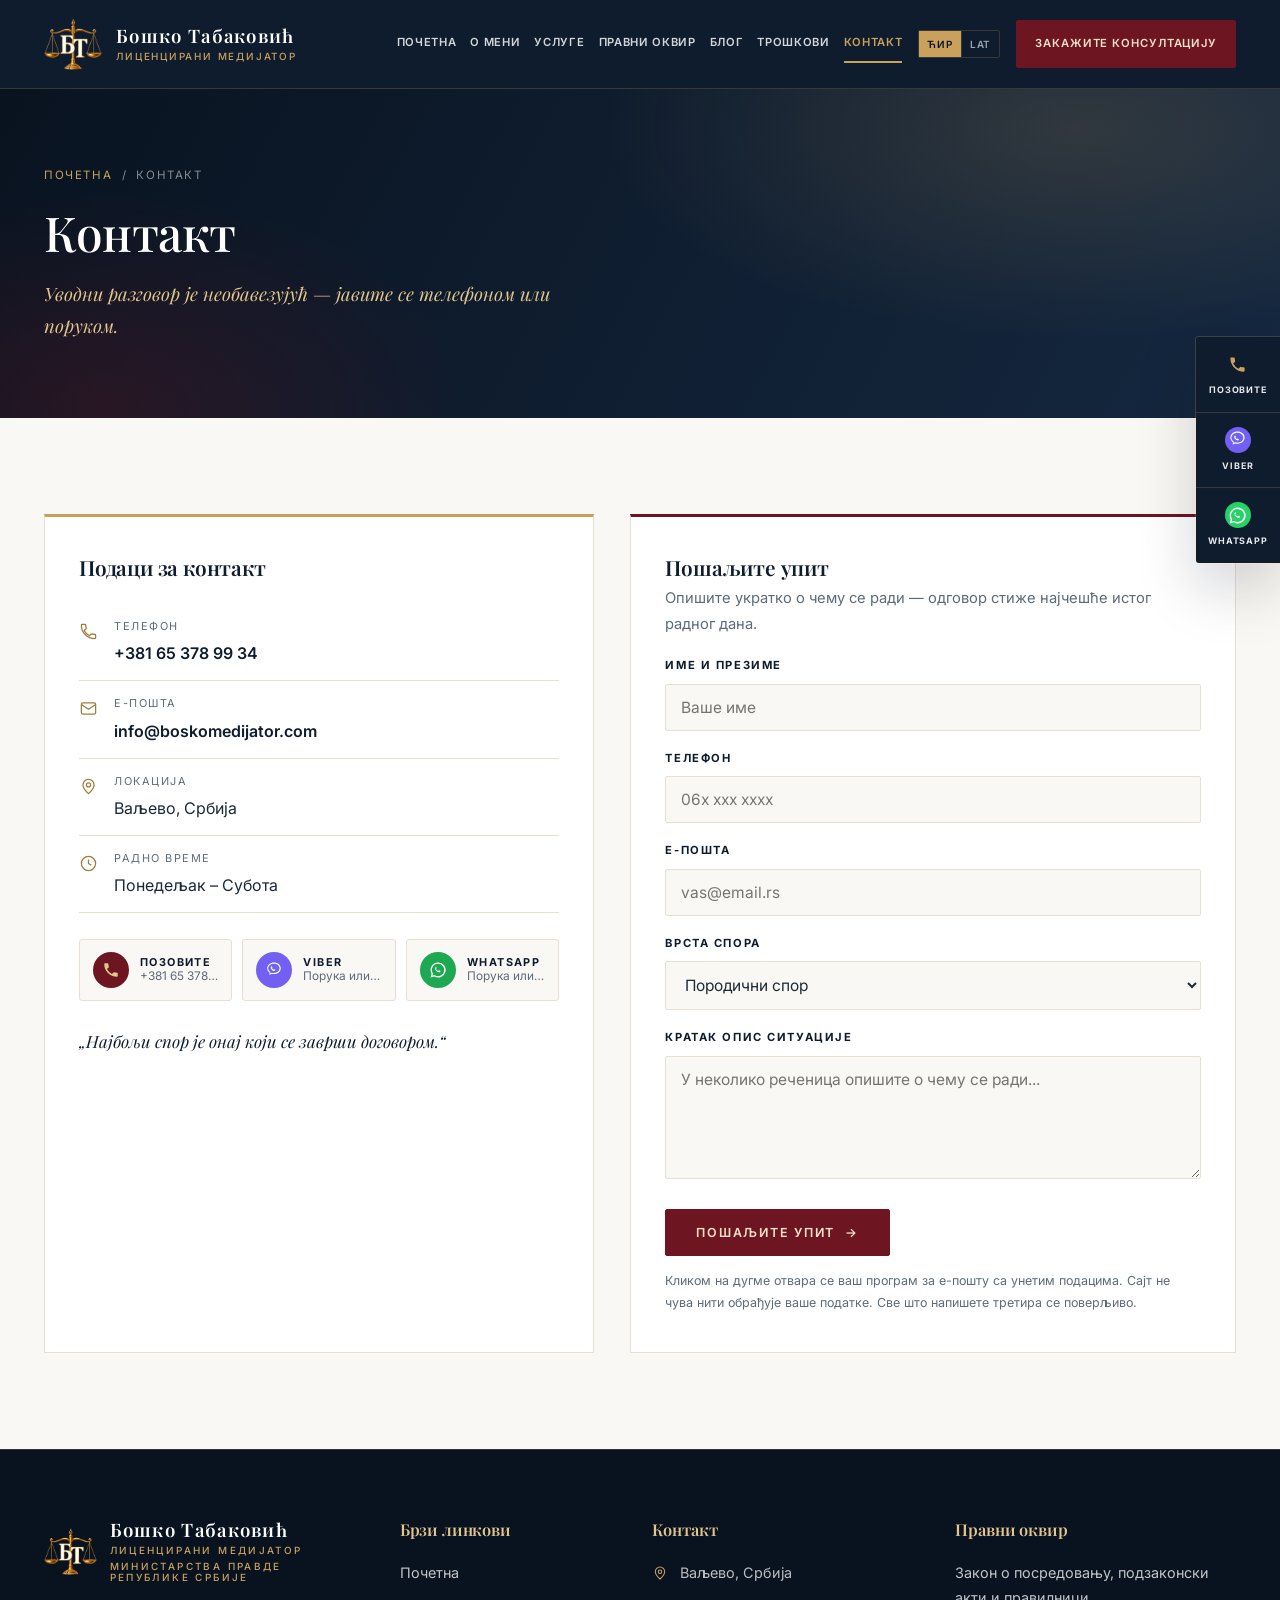
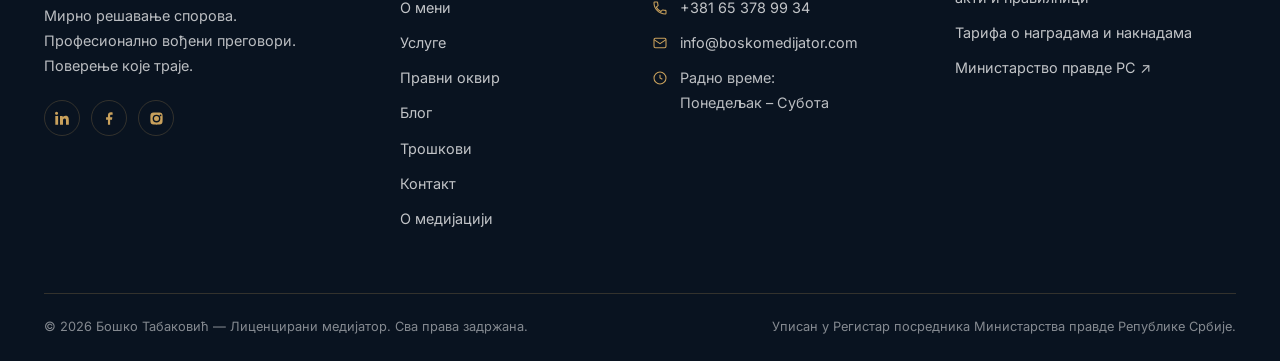
<file: kontakt.html>
<!doctype html>
<html lang="sr-Cyrl">
  <head>
    <meta charset="UTF-8" />
    <meta name="viewport" content="width=device-width,initial-scale=1" />
    <title>Контакт — закажите консултацију</title>
    <meta
      name="description"
      content="Контакт: +381 65 378 99 34, info@boskomedijator.com, Ваљево, Србија. Закажите уводну консултацију о медијацији."
    />
    <meta property="og:title" content="Контакт — закажите консултацију" />
    <meta
      property="og:description"
      content="Контакт: +381 65 378 99 34, info@boskomedijator.com, Ваљево, Србија. Закажите уводну консултацију о медијацији."
    />
    <meta property="og:type" content="website" />
    <meta
      property="og:image"
      content="https://www.boskomedijator.com/og-image.jpg"
    />
    <meta property="og:image:width" content="1200" />
    <meta property="og:image:height" content="630" />
    <meta property="og:locale" content="sr_RS" />
    <meta name="twitter:card" content="summary_large_image" />
    <link rel="preconnect" href="https://fonts.googleapis.com" />
    <link rel="preconnect" href="https://fonts.gstatic.com" crossorigin />
    <link
      href="https://fonts.googleapis.com/css2?family=Playfair+Display:ital,wght@0,500;0,600;0,700;1,500;1,600&family=Inter:wght@400;500;600;700&display=swap"
      rel="stylesheet"
    />
    <link rel="stylesheet" href="style.css?v=6" />
    <script>
      try {
        if (localStorage.getItem("pismo") === "lat") {
          document.documentElement.classList.add("pismo-lat", "pismo-ceka");
          setTimeout(function () {
            document.documentElement.classList.remove("pismo-ceka");
          }, 1500);
        }
      } catch (e) {}
    </script>
  </head>
  <body>
    <a class="skip" href="#main">Прескочи на садржај</a>
    <header class="site-header">
      <div class="wrap">
        <a class="brand" href="index.html">
          <img class="logo" src="logo.png" alt="" />
          <span class="brand-text">
            <span class="brand-name">Бошко Табаковић</span>
            <span class="brand-role">Лиценцирани медијатор</span>
          </span>
        </a>
        <button
          class="burger"
          id="burger"
          aria-label="Отвори мени"
          aria-expanded="false"
          aria-controls="nav"
        >
          <span></span><span></span><span></span>
        </button>
        <nav class="nav" id="nav">
          <a href="index.html">Почетна</a><a href="o-meni.html">О мени</a
          ><a href="usluge.html">Услуге</a
          ><a href="pravni-okvir.html">Правни оквир</a
          ><a href="blog.html">Блог</a><a href="troskovi.html">Трошкови</a
          ><a href="kontakt.html" class="active">Контакт</a>
        </nav>
        <button
          class="pismo"
          id="pismo"
          type="button"
          data-pismo-skip
          aria-label="Прикажи сајт на латиници"
        >
          <span lang="sr-Cyrl">Ћир</span><span lang="sr-Latn">Lat</span>
        </button>
        <a class="btn btn-burgundy header-cta" href="kontakt.html"
          >Закажите консултацију</a
        >
      </div>
    </header>

    <div class="contact-rail">
      <a href="tel:+381653789934"
        ><span class="ic ic-phone"
          ><svg viewBox="0 0 24 24" width="19" height="19" fill="#c9a15c">
            <path
              d="M6.6 10.8a15.1 15.1 0 0 0 6.6 6.6l2.2-2.2a1 1 0 0 1 1-.2c1.1.4 2.3.6 3.6.6a1 1 0 0 1 1 1V20a1 1 0 0 1-1 1A17 17 0 0 1 3 4a1 1 0 0 1 1-1h3.5a1 1 0 0 1 1 1c0 1.2.2 2.4.6 3.6a1 1 0 0 1-.2 1Z"
            /></svg></span
        >Позовите</a
      >
      <a href="viber://chat?number=%2B381653789934"
        ><span class="ic ic-viber"
          ><svg viewBox="0 0 24 24" width="19" height="19" fill="#fff">
            <path
              d="M12 2C7 2 3 5.4 3 9.6c0 2.3 1.2 4.3 3.1 5.7v3.4l2.9-1.7c1 .2 1.9.4 3 .4 5 0 9-3.4 9-7.8S17 2 12 2Zm0 1.6c4.1 0 7.4 2.7 7.4 6.2S16.1 16 12 16c-1 0-1.9-.1-2.8-.4l-.4-.1-1.6 1v-1.9l-.4-.3C5.2 13.2 4.3 11.5 4.3 9.8c0-3.5 3.5-6.2 7.7-6.2Z"
            />
            <path
              d="M8.6 7.1c.2-.1.5 0 .6.2l.7 1.2c.1.2.1.5-.1.7l-.4.4c.4.8 1 1.4 1.9 1.8l.4-.4c.2-.2.5-.2.7-.1l1.2.7c.2.1.3.4.2.6-.3.7-1 1.1-1.7 1-2-.3-3.9-2-4.4-4-.2-.7.2-1.5.9-2.1Z"
            /></svg></span
        >Viber</a
      >
      <a href="https://wa.me/381653789934"
        ><span class="ic ic-wa"
          ><svg viewBox="0 0 24 24" width="19" height="19" fill="#fff">
            <path
              d="M12 2a10 10 0 0 0-8.6 15L2 22l5.2-1.4A10 10 0 1 0 12 2Zm0 1.8a8.2 8.2 0 1 1-4.2 15.2l-.3-.2-3 .8.8-2.9-.2-.3A8.2 8.2 0 0 1 12 3.8Z"
            />
            <path
              d="M8.9 7.3c.2 0 .4 0 .5.4l.7 1.6c.1.2 0 .4-.1.5l-.5.6c-.1.1-.2.3 0 .5.5.9 1.5 1.8 2.5 2.2.2.1.4.1.5-.1l.5-.6c.1-.2.3-.2.5-.1l1.6.8c.2.1.3.3.2.5-.2.8-1 1.4-1.9 1.5-2.4-.2-4.8-2.5-5.3-4.9-.1-.9.4-1.8 1.2-2.2.1-.1.3-.1.6-.1Z"
            /></svg></span
        >WhatsApp</a
      >
    </div>

    <main id="main">
      <section class="page-hero">
        <div class="wrap">
          <div class="crumbs">
            <a href="index.html">Почетна</a> &nbsp;/&nbsp; Контакт
          </div>
          <h1>Контакт</h1>
          <p class="sub">
            Уводни разговор је необавезујућ — јавите се телефоном или поруком.
          </p>
        </div>
      </section>

      <section class="section bg-cream">
        <div class="wrap">
          <div class="contact-grid">
            <div class="info-card">
              <h3>Подаци за контакт</h3>
              <div class="info-row">
                <svg viewBox="0 0 24 24">
                  <path
                    d="M6.6 10.8a15.1 15.1 0 0 0 6.6 6.6l2.2-2.2a1 1 0 0 1 1-.2c1.1.4 2.3.6 3.6.6a1 1 0 0 1 1 1V20a1 1 0 0 1-1 1A17 17 0 0 1 3 4a1 1 0 0 1 1-1h3.5a1 1 0 0 1 1 1c0 1.2.2 2.4.6 3.6a1 1 0 0 1-.2 1Z"
                  />
                </svg>
                <span
                  ><span class="lbl">Телефон</span
                  ><a href="tel:+381653789934">+381 65 378 99 34</a></span
                >
              </div>
              <div class="info-row">
                <svg viewBox="0 0 24 24">
                  <rect x="3" y="5" width="18" height="14" rx="2" />
                  <path d="m3 7 9 6 9-6" />
                </svg>
                <span
                  ><span class="lbl">Е-пошта</span
                  ><a href="mailto:info@boskomedijator.com"
                    >info@boskomedijator.com</a
                  ></span
                >
              </div>
              <div class="info-row">
                <svg viewBox="0 0 24 24">
                  <path d="M12 21s7-6.3 7-11a7 7 0 1 0-14 0c0 4.7 7 11 7 11Z" />
                  <circle cx="12" cy="10" r="2.6" />
                </svg>
                <span><span class="lbl">Локација</span>Ваљево, Србија</span>
              </div>
              <div class="info-row">
                <svg viewBox="0 0 24 24">
                  <circle cx="12" cy="12" r="9" />
                  <path d="M12 7v5l3.5 2" />
                </svg>
                <span
                  ><span class="lbl">Радно време</span>Понедељак – Субота</span
                >
              </div>
              <div class="contact-actions">
                <a class="ca ca-phone" href="tel:+381653789934">
                  <span class="ca-ic"
                    ><svg viewBox="0 0 24 24" width="18" height="18">
                      <path
                        d="M6.6 10.8a15.1 15.1 0 0 0 6.6 6.6l2.2-2.2a1 1 0 0 1 1-.2c1.1.4 2.3.6 3.6.6a1 1 0 0 1 1 1V20a1 1 0 0 1-1 1A17 17 0 0 1 3 4a1 1 0 0 1 1-1h3.5a1 1 0 0 1 1 1c0 1.2.2 2.4.6 3.6a1 1 0 0 1-.2 1Z"
                      /></svg
                  ></span>
                  <span class="ca-txt"
                    ><b>Позовите</b><small>+381 65 378 99 34</small></span
                  >
                </a>
                <a
                  class="ca ca-viber"
                  href="viber://chat?number=%2B381653789934"
                >
                  <span class="ca-ic"
                    ><svg viewBox="0 0 24 24" width="18" height="18">
                      <path
                        d="M12 2C7 2 3 5.4 3 9.6c0 2.3 1.2 4.3 3.1 5.7v3.4l2.9-1.7c1 .2 1.9.4 3 .4 5 0 9-3.4 9-7.8S17 2 12 2Zm0 1.6c4.1 0 7.4 2.7 7.4 6.2S16.1 16 12 16c-1 0-1.9-.1-2.8-.4l-.4-.1-1.6 1v-1.9l-.4-.3C5.2 13.2 4.3 11.5 4.3 9.8c0-3.5 3.5-6.2 7.7-6.2Z"
                      />
                      <path
                        d="M8.6 7.1c.2-.1.5 0 .6.2l.7 1.2c.1.2.1.5-.1.7l-.4.4c.4.8 1 1.4 1.9 1.8l.4-.4c.2-.2.5-.2.7-.1l1.2.7c.2.1.3.4.2.6-.3.7-1 1.1-1.7 1-2-.3-3.9-2-4.4-4-.2-.7.2-1.5.9-2.1Z"
                      /></svg
                  ></span>
                  <span class="ca-txt"
                    ><b>Viber</b><small>Порука или позив</small></span
                  >
                </a>
                <a class="ca ca-wa" href="https://wa.me/381653789934">
                  <span class="ca-ic"
                    ><svg viewBox="0 0 24 24" width="18" height="18">
                      <path
                        d="M12 2a10 10 0 0 0-8.6 15L2 22l5.2-1.4A10 10 0 1 0 12 2Zm0 1.8a8.2 8.2 0 1 1-4.2 15.2l-.3-.2-3 .8.8-2.9-.2-.3A8.2 8.2 0 0 1 12 3.8Z"
                      />
                      <path
                        d="M8.9 7.3c.2 0 .4 0 .5.4l.7 1.6c.1.2 0 .4-.1.5l-.5.6c-.1.1-.2.3 0 .5.5.9 1.5 1.8 2.5 2.2.2.1.4.1.5-.1l.5-.6c.1-.2.3-.2.5-.1l1.6.8c.2.1.3.3.2.5-.2.8-1 1.4-1.9 1.5-2.4-.2-4.8-2.5-5.3-4.9-.1-.9.4-1.8 1.2-2.2.1-.1.3-.1.6-.1Z"
                      /></svg
                  ></span>
                  <span class="ca-txt"
                    ><b>WhatsApp</b><small>Порука или позив</small></span
                  >
                </a>
              </div>
              <p
                style="
                  margin-top: 26px;
                  font-family: var(--serif);
                  font-style: italic;
                  color: var(--navy-800);
                  font-size: 1.05rem;
                "
              >
                „Најбољи спор је онај који се заврши договором.“
              </p>
            </div>

            <div class="form-card">
              <h3
                style="
                  font-family: var(--serif);
                  font-size: 1.3rem;
                  color: var(--navy-800);
                  margin-bottom: 6px;
                "
              >
                Пошаљите упит
              </h3>
              <p style="font-size: 0.92rem; color: var(--ink-soft)">
                Опишите укратко о чему се ради — одговор стиже најчешће истог
                радног дана.
              </p>

              <label for="f-ime">Име и презиме</label>
              <input
                id="f-ime"
                type="text"
                placeholder="Ваше име"
                autocomplete="name"
              />

              <label for="f-tel">Телефон</label>
              <input
                id="f-tel"
                type="tel"
                placeholder="06x xxx xxxx"
                autocomplete="tel"
              />

              <label for="f-email">Е-пошта</label>
              <input
                id="f-email"
                type="email"
                placeholder="vas@email.rs"
                autocomplete="email"
              />

              <label for="f-vrsta">Врста спора</label>
              <select id="f-vrsta">
                <option>Породични спор</option>
                <option>Радни спор</option>
                <option>Привредни спор</option>
                <option>Грађански спор</option>
                <option>Потрошачки спор</option>
                <option>Наследни или имовинскоправни спор</option>
                <option>Друго / нисам сигуран/на</option>
              </select>

              <label for="f-poruka">Кратак опис ситуације</label>
              <textarea
                id="f-poruka"
                rows="5"
                placeholder="У неколико реченица опишите о чему се ради..."
              ></textarea>

              <p style="margin-top: 22px">
                <button class="btn btn-burgundy" id="posalji" type="button">
                  Пошаљите упит <span class="arr">&rarr;</span>
                </button>
              </p>
              <p class="form-note">
                Кликом на дугме отвара се ваш програм за е-пошту са унетим
                подацима. Сајт не чува нити обрађује ваше податке. Све што
                напишете третира се поверљиво.
              </p>
            </div>
          </div>
        </div>
      </section>

      <script>
        document
          .getElementById("posalji")
          .addEventListener("click", function () {
            // tekst mejla prati izabrano pismo (ćirilica ili latinica)
            var T = function (s) {
              return window.Pismo ? window.Pismo.t(s) : s;
            };
            var g = function (id) {
              return (document.getElementById(id).value || "").trim();
            };
            var telo =
              T("Име и презиме: ") +
              g("f-ime") +
              T("\nТелефон: ") +
              g("f-tel") +
              T("\nЕ-пошта: ") +
              g("f-email") +
              T("\nВрста спора: ") +
              document.getElementById("f-vrsta").value +
              T("\n\nОпис ситуације:\n") +
              g("f-poruka");
            window.location.href =
              "mailto:info@boskomedijator.com" +
              "?subject=" +
              encodeURIComponent(
                T("Упит за медијацију — ") + (g("f-ime") || T("нови упит")),
              ) +
              "&body=" +
              encodeURIComponent(telo);
          });
      </script>
    </main>

    <footer class="site-footer">
      <div class="wrap">
        <div class="foot-grid">
          <div>
            <div class="foot-brand">
              <img class="logo" src="logo.png" alt="" />
              <span class="brand-text">
                <span class="brand-name">Бошко Табаковић</span>
                <span class="brand-role">Лиценцирани медијатор</span>
                <span class="brand-role"
                  >Министарства правде Републике Србије</span
                >
              </span>
            </div>
            <p>
              Мирно решавање спорова.<br />Професионално вођени преговори.<br />Поверење
              које траје.
            </p>
            <div class="socials">
              <a href="#" aria-label="LinkedIn"
                ><svg viewBox="0 0 24 24">
                  <path
                    d="M4.98 3.5a2.49 2.49 0 1 1-4.98 0 2.49 2.49 0 0 1 4.98 0ZM.5 8H5v14H.5Zm7.5 0h4.3v1.9h.1c.6-1.1 2.1-2.3 4.3-2.3 4.6 0 5.4 3 5.4 6.9V22h-4.5v-6.6c0-1.6 0-3.6-2.2-3.6s-2.6 1.7-2.6 3.5V22H8Z"
                  /></svg
              ></a>
              <a href="#" aria-label="Facebook"
                ><svg viewBox="0 0 24 24">
                  <path
                    d="M13 22v-8h3l.5-4H13V7.5c0-1 .3-1.5 1.6-1.5H17V2.2c-.6-.1-1.7-.2-2.9-.2C11.4 2 9.5 3.7 9.5 6.9V10h-3v4h3v8Z"
                  /></svg
              ></a>
              <a href="#" aria-label="Instagram"
                ><svg viewBox="0 0 24 24">
                  <path
                    d="M12 2.2c3.2 0 3.6 0 4.8.1 3.3.1 4.8 1.7 4.9 4.9.1 1.3.1 1.6.1 4.8s0 3.6-.1 4.8c-.1 3.2-1.7 4.8-4.9 4.9-1.3.1-1.6.1-4.8.1s-3.6 0-4.8-.1c-3.3-.1-4.8-1.7-4.9-4.9-.1-1.2-.1-1.6-.1-4.8s0-3.6.1-4.8C2.4 4 4 2.4 7.2 2.3 8.4 2.2 8.8 2.2 12 2.2Zm0 3.6a6.2 6.2 0 1 0 0 12.4 6.2 6.2 0 0 0 0-12.4Zm0 10.2a4 4 0 1 1 0-8 4 4 0 0 1 0 8Zm6.4-10.4a1.44 1.44 0 1 0 0 2.9 1.44 1.44 0 0 0 0-2.9Z"
                  /></svg
              ></a>
            </div>
          </div>
          <div>
            <h4>Брзи линкови</h4>
            <ul>
              <li><a href="index.html">Почетна</a></li>
              <li><a href="o-meni.html">О мени</a></li>
              <li><a href="usluge.html">Услуге</a></li>
              <li><a href="pravni-okvir.html">Правни оквир</a></li>
              <li><a href="blog.html">Блог</a></li>
              <li><a href="troskovi.html">Трошкови</a></li>
              <li><a href="kontakt.html">Контакт</a></li>
              <li><a href="o-medijaciji.html">О медијацији</a></li>
            </ul>
          </div>
          <div>
            <h4>Контакт</h4>
            <ul class="foot-contact">
              <li>
                <svg viewBox="0 0 24 24">
                  <path d="M12 21s7-6.3 7-11a7 7 0 1 0-14 0c0 4.7 7 11 7 11Z" />
                  <circle cx="12" cy="10" r="2.6" /></svg
                ><span>Ваљево, Србија</span>
              </li>
              <li>
                <svg viewBox="0 0 24 24">
                  <path
                    d="M6.6 10.8a15.1 15.1 0 0 0 6.6 6.6l2.2-2.2a1 1 0 0 1 1-.2c1.1.4 2.3.6 3.6.6a1 1 0 0 1 1 1V20a1 1 0 0 1-1 1A17 17 0 0 1 3 4a1 1 0 0 1 1-1h3.5a1 1 0 0 1 1 1c0 1.2.2 2.4.6 3.6a1 1 0 0 1-.2 1Z"
                  /></svg
                ><a href="tel:+381653789934">+381 65 378 99 34</a>
              </li>
              <li>
                <svg viewBox="0 0 24 24">
                  <rect x="3" y="5" width="18" height="14" rx="2" />
                  <path d="m3 7 9 6 9-6" /></svg
                ><a href="mailto:info@boskomedijator.com"
                  >info@boskomedijator.com</a
                >
              </li>
              <li>
                <svg viewBox="0 0 24 24">
                  <circle cx="12" cy="12" r="9" />
                  <path d="M12 7v5l3.5 2" /></svg
                ><span>Радно време:<br />Понедељак – Субота</span>
              </li>
            </ul>
          </div>
          <div>
            <h4>Правни оквир</h4>
            <ul>
              <li>
                <a href="pravni-okvir.html"
                  >Закон о посредовању, подзаконски акти и правилници</a
                >
              </li>
              <li>
                <a href="troskovi.html">Тарифа о наградама и накнадама</a>
              </li>
              <li>
                <a href="https://mpravde.gov.rs" target="_blank" rel="noopener"
                  >Министарство правде РС &#8599;</a
                >
              </li>
            </ul>
          </div>
        </div>
        <div class="foot-legal">
          <span
            >&copy; <span id="god">2026</span> Бошко Табаковић — Лиценцирани
            медијатор. Сва права задржана.</span
          >
          <span
            >Уписан у Регистар посредника Министарства правде Републике
            Србије.</span
          >
        </div>
      </div>
    </footer>
    <script src="main.js?v=5"></script>
  </body>
</html>
</file>
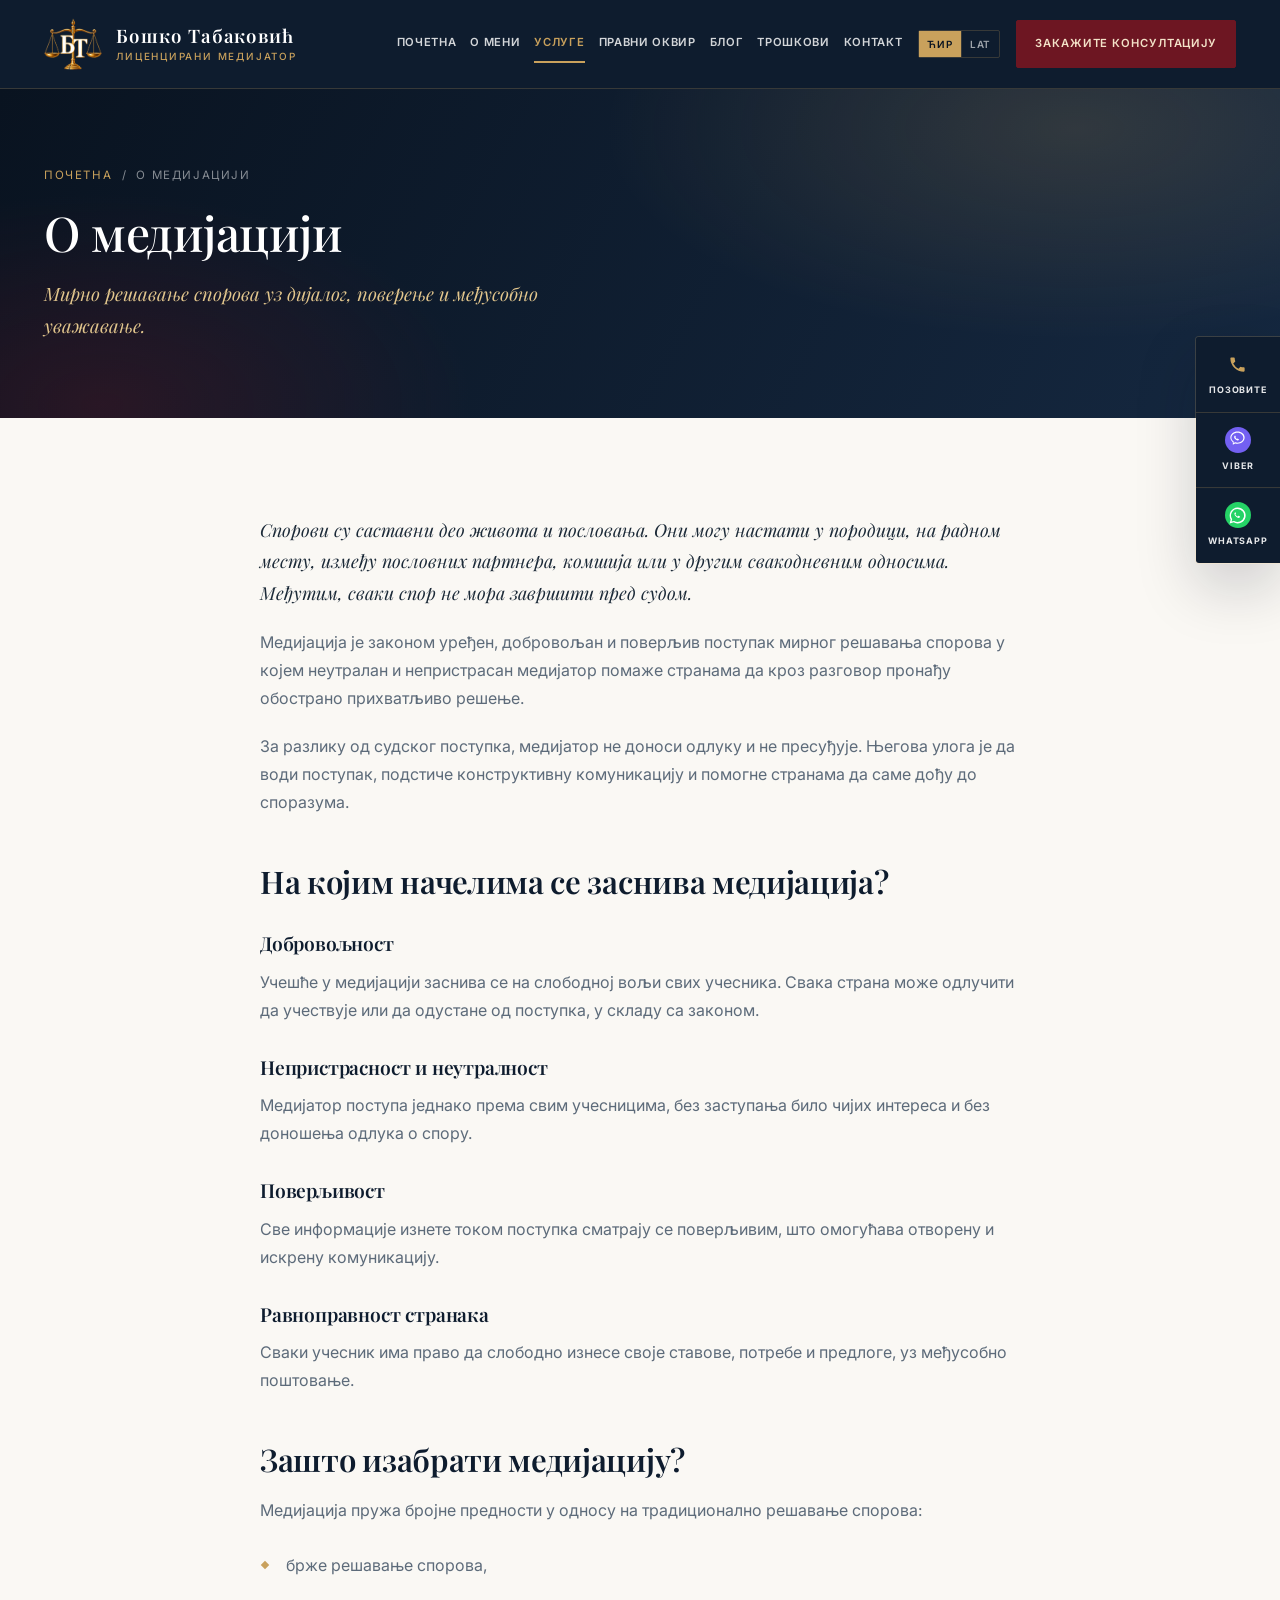
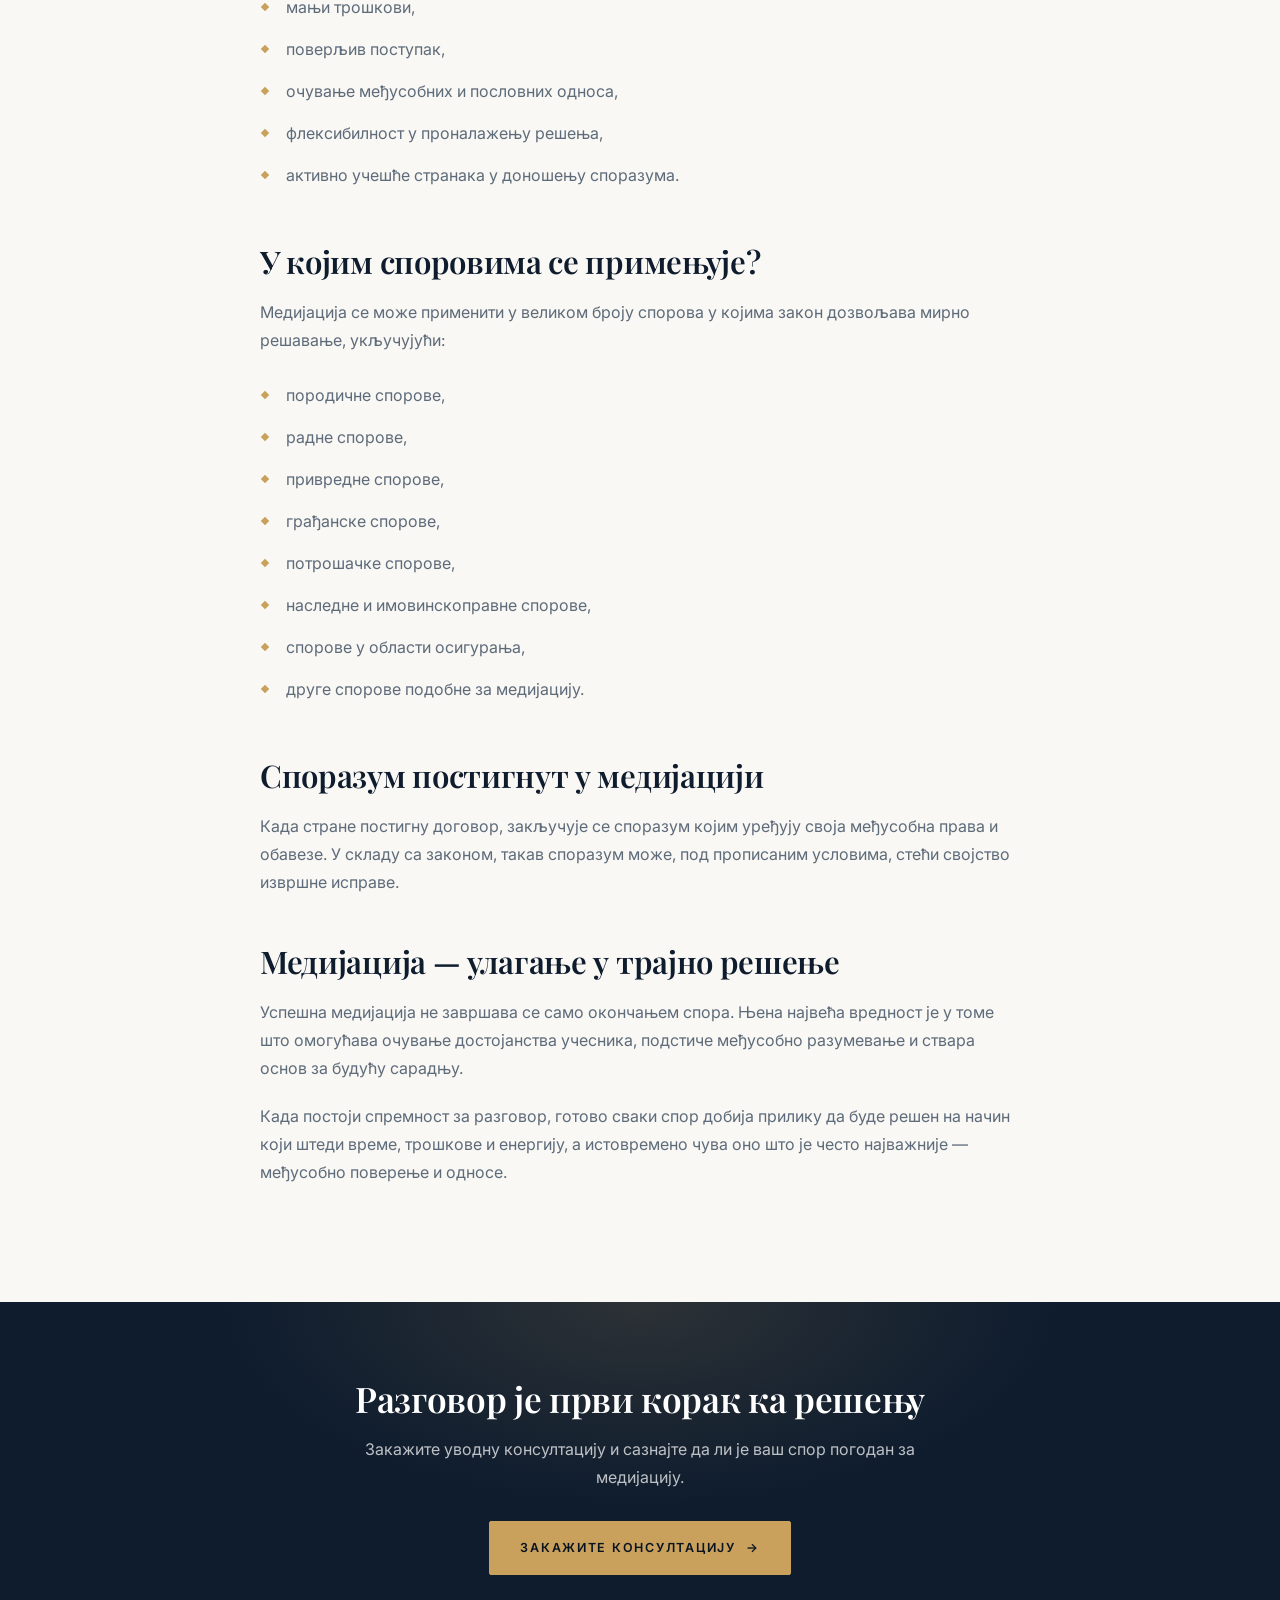
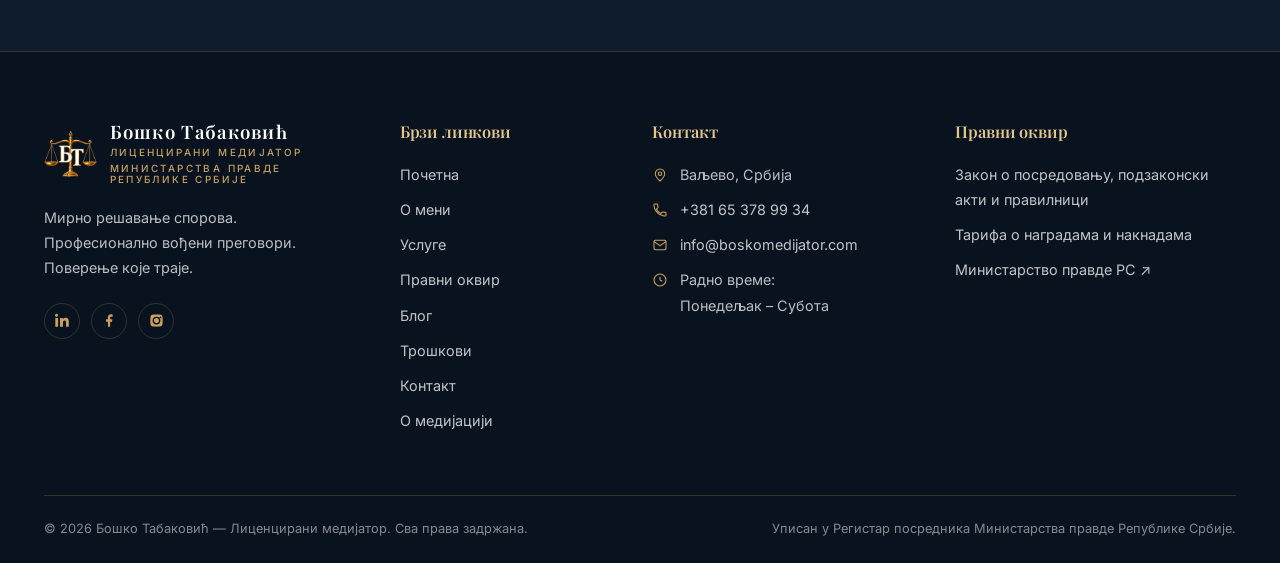
<file: o-medijaciji.html>
<!doctype html>
<html lang="sr-Cyrl">
  <head>
    <meta charset="UTF-8" />
    <meta name="viewport" content="width=device-width,initial-scale=1" />
    <title>О медијацији — начела, предности и примена</title>
    <meta
      name="description"
      content="Шта је медијација, на којим начелима се заснива, у којим споровима се примењује и какву правну снагу има споразум."
    />
    <meta
      property="og:title"
      content="О медијацији — начела, предности и примена"
    />
    <meta
      property="og:description"
      content="Шта је медијација, на којим начелима се заснива, у којим споровима се примењује и какву правну снагу има споразум."
    />
    <meta property="og:type" content="website" />
    <meta
      property="og:image"
      content="https://www.boskomedijator.com/og-image.jpg"
    />
    <meta property="og:image:width" content="1200" />
    <meta property="og:image:height" content="630" />
    <meta property="og:locale" content="sr_RS" />
    <meta name="twitter:card" content="summary_large_image" />
    <link rel="preconnect" href="https://fonts.googleapis.com" />
    <link rel="preconnect" href="https://fonts.gstatic.com" crossorigin />
    <link
      href="https://fonts.googleapis.com/css2?family=Playfair+Display:ital,wght@0,500;0,600;0,700;1,500;1,600&family=Inter:wght@400;500;600;700&display=swap"
      rel="stylesheet"
    />
    <link rel="stylesheet" href="style.css?v=6" />
    <script>
      try {
        if (localStorage.getItem("pismo") === "lat") {
          document.documentElement.classList.add("pismo-lat", "pismo-ceka");
          setTimeout(function () {
            document.documentElement.classList.remove("pismo-ceka");
          }, 1500);
        }
      } catch (e) {}
    </script>
  </head>
  <body>
    <a class="skip" href="#main">Прескочи на садржај</a>
    <header class="site-header">
      <div class="wrap">
        <a class="brand" href="index.html">
          <img class="logo" src="logo.png" alt="" />
          <span class="brand-text">
            <span class="brand-name">Бошко Табаковић</span>
            <span class="brand-role">Лиценцирани медијатор</span>
          </span>
        </a>
        <button
          class="burger"
          id="burger"
          aria-label="Отвори мени"
          aria-expanded="false"
          aria-controls="nav"
        >
          <span></span><span></span><span></span>
        </button>
        <nav class="nav" id="nav">
          <a href="index.html">Почетна</a><a href="o-meni.html">О мени</a
          ><a href="usluge.html" class="active">Услуге</a
          ><a href="pravni-okvir.html">Правни оквир</a
          ><a href="blog.html">Блог</a><a href="troskovi.html">Трошкови</a
          ><a href="kontakt.html">Контакт</a>
        </nav>
        <button
          class="pismo"
          id="pismo"
          type="button"
          data-pismo-skip
          aria-label="Прикажи сајт на латиници"
        >
          <span lang="sr-Cyrl">Ћир</span><span lang="sr-Latn">Lat</span>
        </button>
        <a class="btn btn-burgundy header-cta" href="kontakt.html"
          >Закажите консултацију</a
        >
      </div>
    </header>

    <div class="contact-rail">
      <a href="tel:+381653789934"
        ><span class="ic ic-phone"
          ><svg viewBox="0 0 24 24" width="19" height="19" fill="#c9a15c">
            <path
              d="M6.6 10.8a15.1 15.1 0 0 0 6.6 6.6l2.2-2.2a1 1 0 0 1 1-.2c1.1.4 2.3.6 3.6.6a1 1 0 0 1 1 1V20a1 1 0 0 1-1 1A17 17 0 0 1 3 4a1 1 0 0 1 1-1h3.5a1 1 0 0 1 1 1c0 1.2.2 2.4.6 3.6a1 1 0 0 1-.2 1Z"
            /></svg></span
        >Позовите</a
      >
      <a href="viber://chat?number=%2B381653789934"
        ><span class="ic ic-viber"
          ><svg viewBox="0 0 24 24" width="19" height="19" fill="#fff">
            <path
              d="M12 2C7 2 3 5.4 3 9.6c0 2.3 1.2 4.3 3.1 5.7v3.4l2.9-1.7c1 .2 1.9.4 3 .4 5 0 9-3.4 9-7.8S17 2 12 2Zm0 1.6c4.1 0 7.4 2.7 7.4 6.2S16.1 16 12 16c-1 0-1.9-.1-2.8-.4l-.4-.1-1.6 1v-1.9l-.4-.3C5.2 13.2 4.3 11.5 4.3 9.8c0-3.5 3.5-6.2 7.7-6.2Z"
            />
            <path
              d="M8.6 7.1c.2-.1.5 0 .6.2l.7 1.2c.1.2.1.5-.1.7l-.4.4c.4.8 1 1.4 1.9 1.8l.4-.4c.2-.2.5-.2.7-.1l1.2.7c.2.1.3.4.2.6-.3.7-1 1.1-1.7 1-2-.3-3.9-2-4.4-4-.2-.7.2-1.5.9-2.1Z"
            /></svg></span
        >Viber</a
      >
      <a href="https://wa.me/381653789934"
        ><span class="ic ic-wa"
          ><svg viewBox="0 0 24 24" width="19" height="19" fill="#fff">
            <path
              d="M12 2a10 10 0 0 0-8.6 15L2 22l5.2-1.4A10 10 0 1 0 12 2Zm0 1.8a8.2 8.2 0 1 1-4.2 15.2l-.3-.2-3 .8.8-2.9-.2-.3A8.2 8.2 0 0 1 12 3.8Z"
            />
            <path
              d="M8.9 7.3c.2 0 .4 0 .5.4l.7 1.6c.1.2 0 .4-.1.5l-.5.6c-.1.1-.2.3 0 .5.5.9 1.5 1.8 2.5 2.2.2.1.4.1.5-.1l.5-.6c.1-.2.3-.2.5-.1l1.6.8c.2.1.3.3.2.5-.2.8-1 1.4-1.9 1.5-2.4-.2-4.8-2.5-5.3-4.9-.1-.9.4-1.8 1.2-2.2.1-.1.3-.1.6-.1Z"
            /></svg></span
        >WhatsApp</a
      >
    </div>

    <main id="main">
      <section class="page-hero">
        <div class="wrap">
          <div class="crumbs">
            <a href="index.html">Почетна</a> &nbsp;/&nbsp; О медијацији
          </div>
          <h1>О медијацији</h1>
          <p class="sub">
            Мирно решавање спорова уз дијалог, поверење и међусобно уважавање.
          </p>
        </div>
      </section>

      <section class="section bg-cream">
        <div class="wrap">
          <div class="prose" style="max-width: 76ch; margin: 0 auto">
            <p class="strong-lead">
              Спорови су саставни део живота и пословања. Они могу настати у
              породици, на радном месту, између пословних партнера, комшија или
              у другим свакодневним односима. Међутим, сваки спор не мора
              завршити пред судом.
            </p>
            <p>
              Медијација је законом уређен, добровољан и поверљив поступак
              мирног решавања спорова у којем неутралан и непристрасан медијатор
              помаже странама да кроз разговор пронађу обострано прихватљиво
              решење.
            </p>
            <p>
              За разлику од судског поступка, медијатор не доноси одлуку и не
              пресуђује. Његова улога је да води поступак, подстиче
              конструктивну комуникацију и помогне странама да саме дођу до
              споразума.
            </p>

            <h2>На којим начелима се заснива медијација?</h2>
            <h3>Добровољност</h3>
            <p>
              Учешће у медијацији заснива се на слободној вољи свих учесника.
              Свака страна може одлучити да учествује или да одустане од
              поступка, у складу са законом.
            </p>
            <h3>Непристрасност и неутралност</h3>
            <p>
              Медијатор поступа једнако према свим учесницима, без заступања
              било чијих интереса и без доношења одлука о спору.
            </p>
            <h3>Поверљивост</h3>
            <p>
              Све информације изнете током поступка сматрају се поверљивим, што
              омогућава отворену и искрену комуникацију.
            </p>
            <h3>Равноправност странака</h3>
            <p>
              Сваки учесник има право да слободно изнесе своје ставове, потребе
              и предлоге, уз међусобно поштовање.
            </p>

            <h2>Зашто изабрати медијацију?</h2>
            <p>
              Медијација пружа бројне предности у односу на традиционално
              решавање спорова:
            </p>
            <ul>
              <li>брже решавање спорова,</li>
              <li>мањи трошкови,</li>
              <li>поверљив поступак,</li>
              <li>очување међусобних и пословних односа,</li>
              <li>флексибилност у проналажењу решења,</li>
              <li>активно учешће странака у доношењу споразума.</li>
            </ul>

            <h2>У којим споровима се примењује?</h2>
            <p>
              Медијација се може применити у великом броју спорова у којима
              закон дозвољава мирно решавање, укључујући:
            </p>
            <ul>
              <li>породичне спорове,</li>
              <li>радне спорове,</li>
              <li>привредне спорове,</li>
              <li>грађанске спорове,</li>
              <li>потрошачке спорове,</li>
              <li>наследне и имовинскоправне спорове,</li>
              <li>спорове у области осигурања,</li>
              <li>друге спорове подобне за медијацију.</li>
            </ul>

            <h2>Споразум постигнут у медијацији</h2>
            <p>
              Када стране постигну договор, закључује се споразум којим уређују
              своја међусобна права и обавезе. У складу са законом, такав
              споразум може, под прописаним условима, стећи својство извршне
              исправе.
            </p>

            <h2>Медијација &mdash; улагање у трајно решење</h2>
            <p>
              Успешна медијација не завршава се само окончањем спора. Њена
              највећа вредност је у томе што омогућава очување достојанства
              учесника, подстиче међусобно разумевање и ствара основ за будућу
              сарадњу.
            </p>
            <p>
              Када постоји спремност за разговор, готово сваки спор добија
              прилику да буде решен на начин који штеди време, трошкове и
              енергију, а истовремено чува оно што је често најважније &mdash;
              међусобно поверење и односе.
            </p>
          </div>
        </div>
      </section>
      <section class="cta-band">
        <div class="wrap">
          <h2>Разговор је први корак ка решењу</h2>
          <p>
            Закажите уводну консултацију и сазнајте да ли је ваш спор погодан за
            медијацију.
          </p>
          <a class="btn btn-gold" href="kontakt.html"
            >Закажите консултацију <span class="arr">&rarr;</span></a
          >
        </div>
      </section>
    </main>

    <footer class="site-footer">
      <div class="wrap">
        <div class="foot-grid">
          <div>
            <div class="foot-brand">
              <img class="logo" src="logo.png" alt="" />
              <span class="brand-text">
                <span class="brand-name">Бошко Табаковић</span>
                <span class="brand-role">Лиценцирани медијатор</span>
                <span class="brand-role"
                  >Министарства правде Републике Србије</span
                >
              </span>
            </div>
            <p>
              Мирно решавање спорова.<br />Професионално вођени преговори.<br />Поверење
              које траје.
            </p>
            <div class="socials">
              <a href="#" aria-label="LinkedIn"
                ><svg viewBox="0 0 24 24">
                  <path
                    d="M4.98 3.5a2.49 2.49 0 1 1-4.98 0 2.49 2.49 0 0 1 4.98 0ZM.5 8H5v14H.5Zm7.5 0h4.3v1.9h.1c.6-1.1 2.1-2.3 4.3-2.3 4.6 0 5.4 3 5.4 6.9V22h-4.5v-6.6c0-1.6 0-3.6-2.2-3.6s-2.6 1.7-2.6 3.5V22H8Z"
                  /></svg
              ></a>
              <a href="#" aria-label="Facebook"
                ><svg viewBox="0 0 24 24">
                  <path
                    d="M13 22v-8h3l.5-4H13V7.5c0-1 .3-1.5 1.6-1.5H17V2.2c-.6-.1-1.7-.2-2.9-.2C11.4 2 9.5 3.7 9.5 6.9V10h-3v4h3v8Z"
                  /></svg
              ></a>
              <a href="#" aria-label="Instagram"
                ><svg viewBox="0 0 24 24">
                  <path
                    d="M12 2.2c3.2 0 3.6 0 4.8.1 3.3.1 4.8 1.7 4.9 4.9.1 1.3.1 1.6.1 4.8s0 3.6-.1 4.8c-.1 3.2-1.7 4.8-4.9 4.9-1.3.1-1.6.1-4.8.1s-3.6 0-4.8-.1c-3.3-.1-4.8-1.7-4.9-4.9-.1-1.2-.1-1.6-.1-4.8s0-3.6.1-4.8C2.4 4 4 2.4 7.2 2.3 8.4 2.2 8.8 2.2 12 2.2Zm0 3.6a6.2 6.2 0 1 0 0 12.4 6.2 6.2 0 0 0 0-12.4Zm0 10.2a4 4 0 1 1 0-8 4 4 0 0 1 0 8Zm6.4-10.4a1.44 1.44 0 1 0 0 2.9 1.44 1.44 0 0 0 0-2.9Z"
                  /></svg
              ></a>
            </div>
          </div>
          <div>
            <h4>Брзи линкови</h4>
            <ul>
              <li><a href="index.html">Почетна</a></li>
              <li><a href="o-meni.html">О мени</a></li>
              <li><a href="usluge.html">Услуге</a></li>
              <li><a href="pravni-okvir.html">Правни оквир</a></li>
              <li><a href="blog.html">Блог</a></li>
              <li><a href="troskovi.html">Трошкови</a></li>
              <li><a href="kontakt.html">Контакт</a></li>
              <li><a href="o-medijaciji.html">О медијацији</a></li>
            </ul>
          </div>
          <div>
            <h4>Контакт</h4>
            <ul class="foot-contact">
              <li>
                <svg viewBox="0 0 24 24">
                  <path d="M12 21s7-6.3 7-11a7 7 0 1 0-14 0c0 4.7 7 11 7 11Z" />
                  <circle cx="12" cy="10" r="2.6" /></svg
                ><span>Ваљево, Србија</span>
              </li>
              <li>
                <svg viewBox="0 0 24 24">
                  <path
                    d="M6.6 10.8a15.1 15.1 0 0 0 6.6 6.6l2.2-2.2a1 1 0 0 1 1-.2c1.1.4 2.3.6 3.6.6a1 1 0 0 1 1 1V20a1 1 0 0 1-1 1A17 17 0 0 1 3 4a1 1 0 0 1 1-1h3.5a1 1 0 0 1 1 1c0 1.2.2 2.4.6 3.6a1 1 0 0 1-.2 1Z"
                  /></svg
                ><a href="tel:+381653789934">+381 65 378 99 34</a>
              </li>
              <li>
                <svg viewBox="0 0 24 24">
                  <rect x="3" y="5" width="18" height="14" rx="2" />
                  <path d="m3 7 9 6 9-6" /></svg
                ><a href="mailto:info@boskomedijator.com"
                  >info@boskomedijator.com</a
                >
              </li>
              <li>
                <svg viewBox="0 0 24 24">
                  <circle cx="12" cy="12" r="9" />
                  <path d="M12 7v5l3.5 2" /></svg
                ><span>Радно време:<br />Понедељак – Субота</span>
              </li>
            </ul>
          </div>
          <div>
            <h4>Правни оквир</h4>
            <ul>
              <li>
                <a href="pravni-okvir.html"
                  >Закон о посредовању, подзаконски акти и правилници</a
                >
              </li>
              <li>
                <a href="troskovi.html">Тарифа о наградама и накнадама</a>
              </li>
              <li>
                <a href="https://mpravde.gov.rs" target="_blank" rel="noopener"
                  >Министарство правде РС &#8599;</a
                >
              </li>
            </ul>
          </div>
        </div>
        <div class="foot-legal">
          <span
            >&copy; <span id="god">2026</span> Бошко Табаковић — Лиценцирани
            медијатор. Сва права задржана.</span
          >
          <span
            >Уписан у Регистар посредника Министарства правде Републике
            Србије.</span
          >
        </div>
      </div>
    </footer>
    <script src="main.js?v=5"></script>
  </body>
</html>
</file>
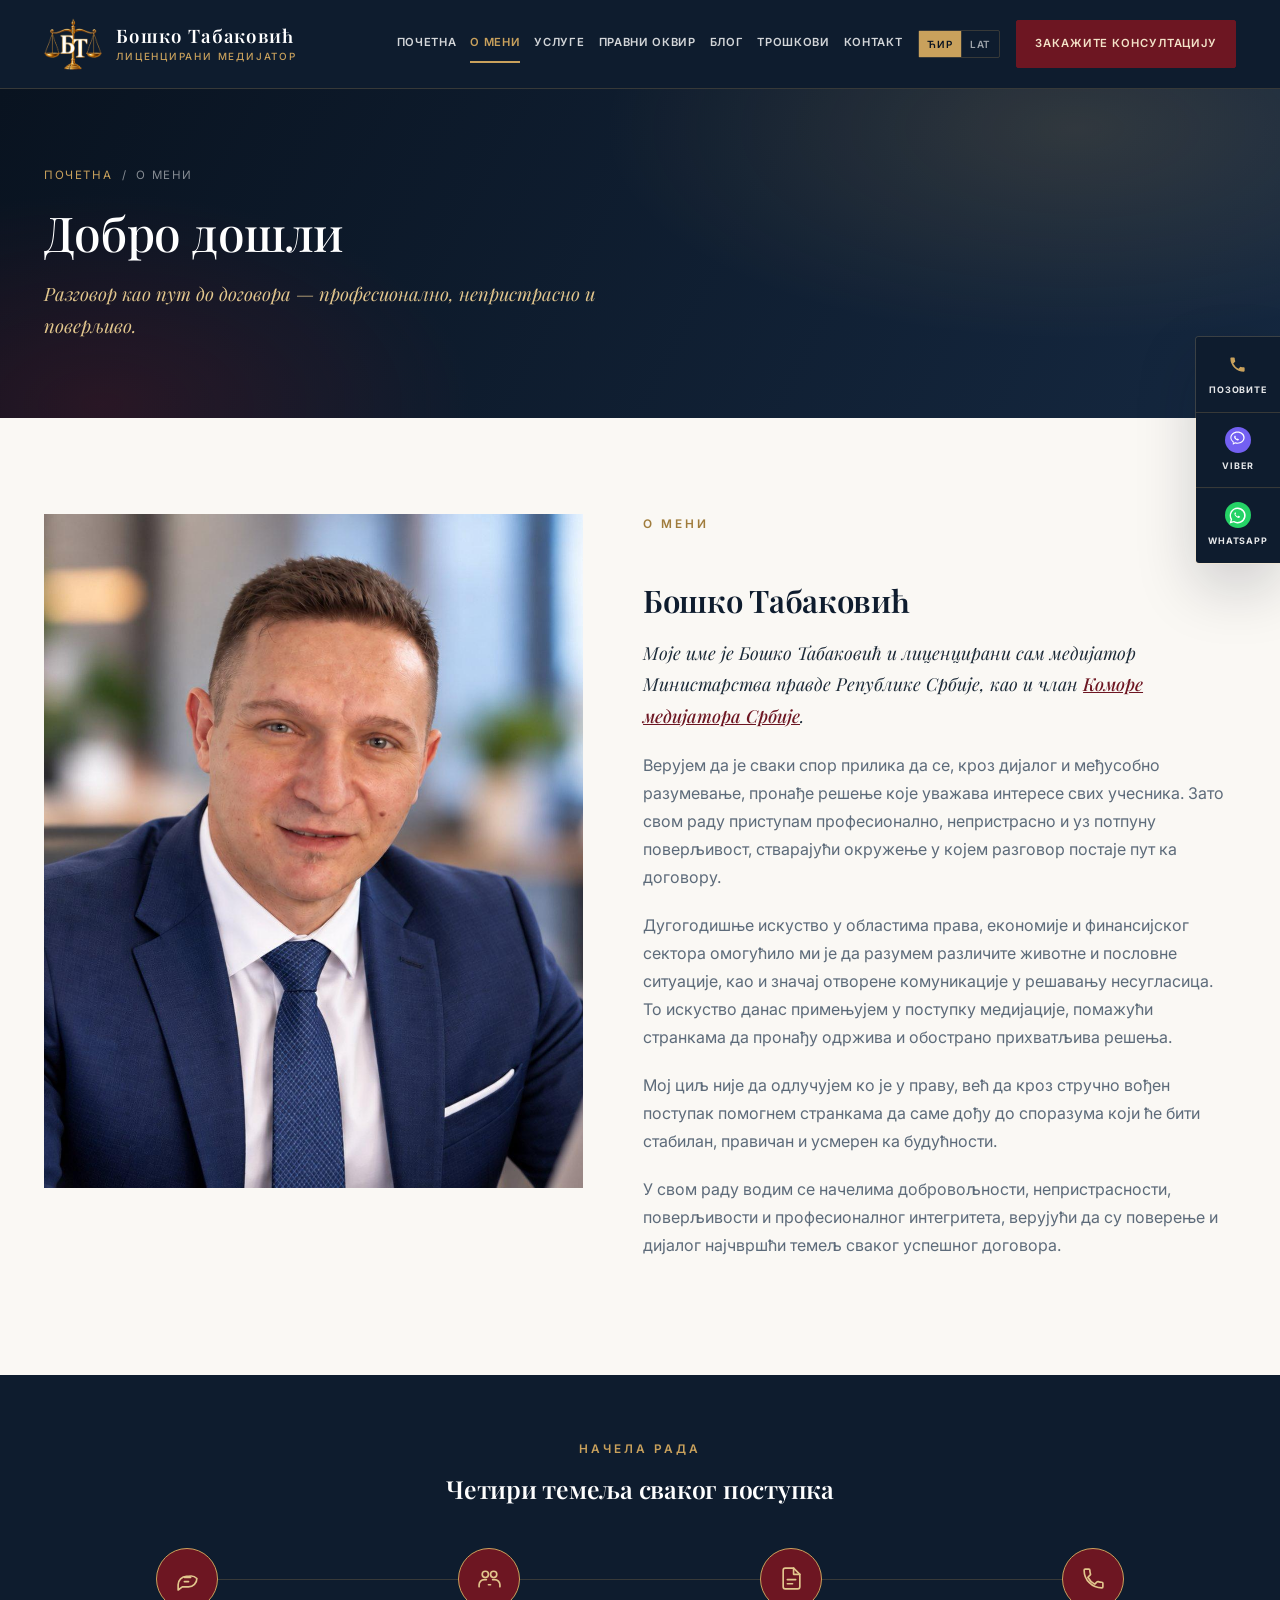
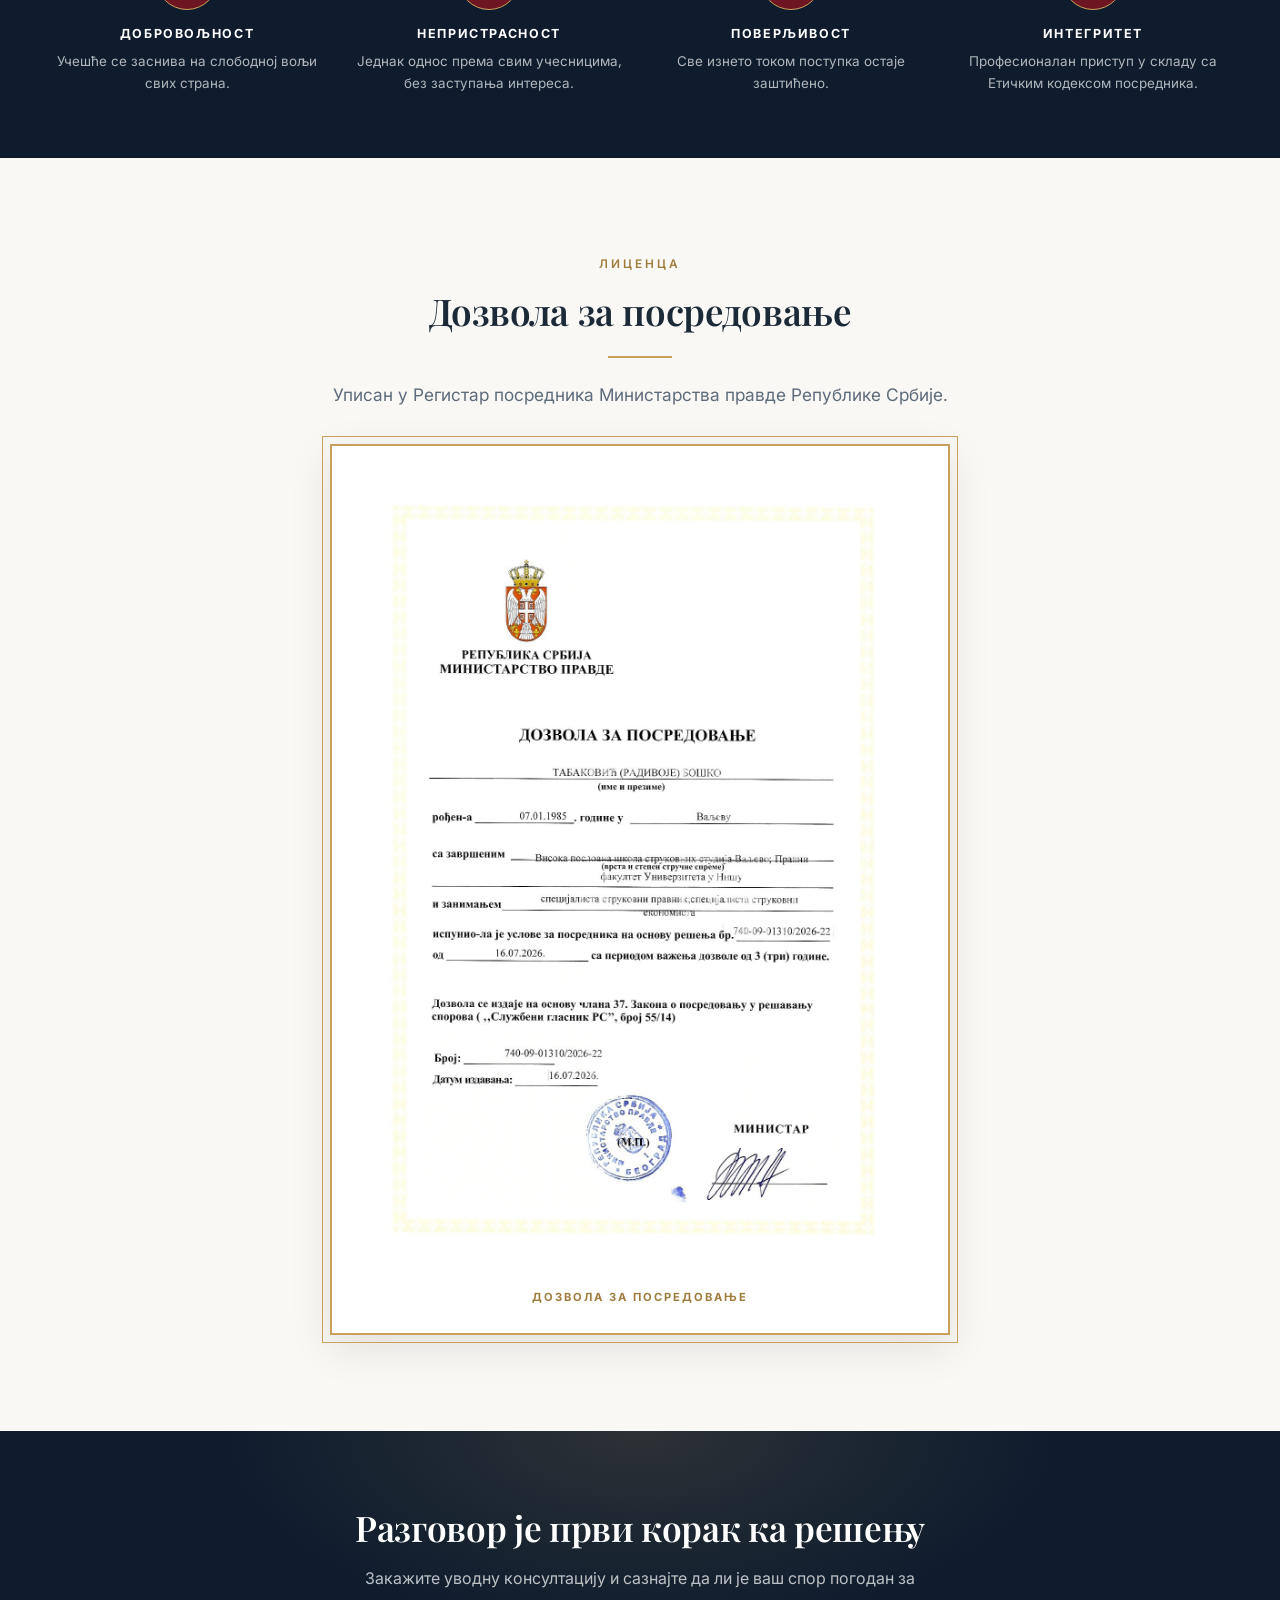
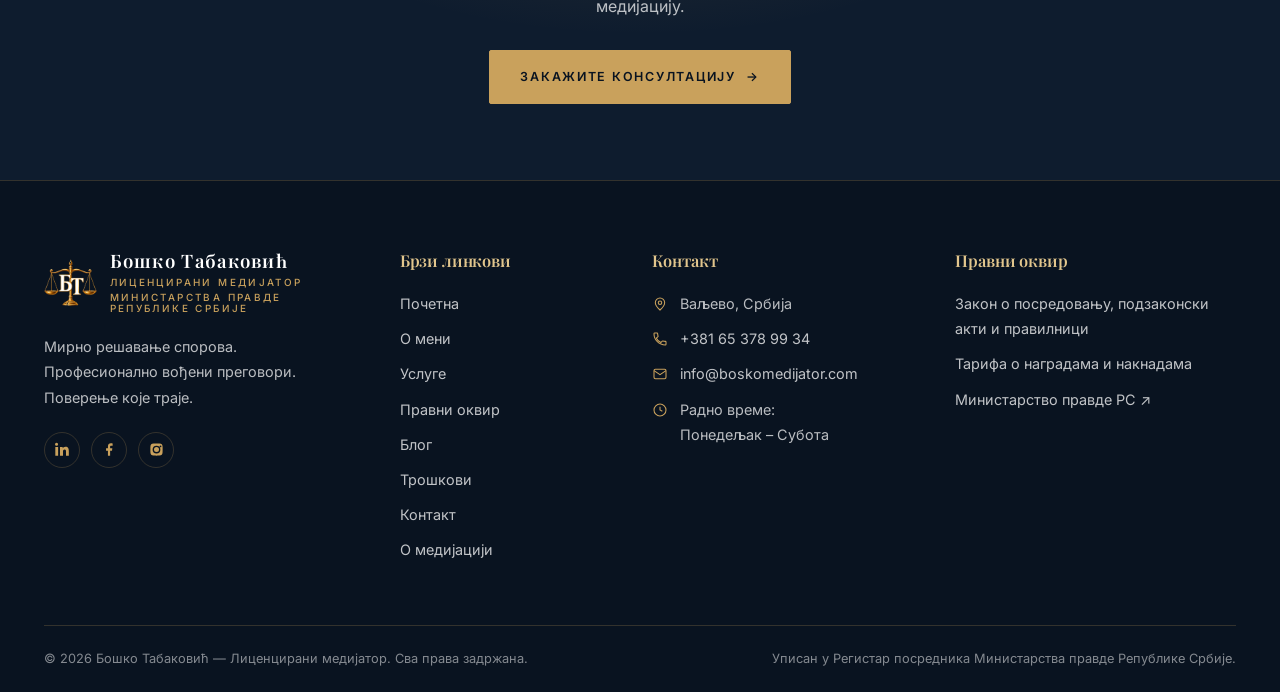
<file: o-meni.html>
<!doctype html>
<html lang="sr-Cyrl">
  <head>
    <meta charset="UTF-8" />
    <meta name="viewport" content="width=device-width,initial-scale=1" />
    <title>О мени — Бошко Табаковић, лиценцирани медијатор</title>
    <meta
      name="description"
      content="Бошко Табаковић, лиценцирани медијатор Министарства правде Републике Србије. Искуство у праву, економији и финансијском сектору."
    />
    <meta
      property="og:title"
      content="О мени — Бошко Табаковић, лиценцирани медијатор"
    />
    <meta
      property="og:description"
      content="Бошко Табаковић, лиценцирани медијатор Министарства правде Републике Србије. Искуство у праву, економији и финансијском сектору."
    />
    <meta property="og:type" content="website" />
    <meta
      property="og:image"
      content="https://www.boskomedijator.com/og-image.jpg"
    />
    <meta property="og:image:width" content="1200" />
    <meta property="og:image:height" content="630" />
    <meta property="og:locale" content="sr_RS" />
    <meta name="twitter:card" content="summary_large_image" />
    <link rel="preconnect" href="https://fonts.googleapis.com" />
    <link rel="preconnect" href="https://fonts.gstatic.com" crossorigin />
    <link
      href="https://fonts.googleapis.com/css2?family=Playfair+Display:ital,wght@0,500;0,600;0,700;1,500;1,600&family=Inter:wght@400;500;600;700&display=swap"
      rel="stylesheet"
    />
    <link rel="stylesheet" href="style.css?v=6" />
    <script>
      try {
        if (localStorage.getItem("pismo") === "lat") {
          document.documentElement.classList.add("pismo-lat", "pismo-ceka");
          setTimeout(function () {
            document.documentElement.classList.remove("pismo-ceka");
          }, 1500);
        }
      } catch (e) {}
    </script>
  </head>
  <body>
    <a class="skip" href="#main">Прескочи на садржај</a>
    <header class="site-header">
      <div class="wrap">
        <a class="brand" href="index.html">
          <img class="logo" src="logo.png" alt="" />
          <span class="brand-text">
            <span class="brand-name">Бошко Табаковић</span>
            <span class="brand-role">Лиценцирани медијатор</span>
          </span>
        </a>
        <button
          class="burger"
          id="burger"
          aria-label="Отвори мени"
          aria-expanded="false"
          aria-controls="nav"
        >
          <span></span><span></span><span></span>
        </button>
        <nav class="nav" id="nav">
          <a href="index.html">Почетна</a
          ><a href="o-meni.html" class="active">О мени</a
          ><a href="usluge.html">Услуге</a
          ><a href="pravni-okvir.html">Правни оквир</a
          ><a href="blog.html">Блог</a><a href="troskovi.html">Трошкови</a
          ><a href="kontakt.html">Контакт</a>
        </nav>
        <button
          class="pismo"
          id="pismo"
          type="button"
          data-pismo-skip
          aria-label="Прикажи сајт на латиници"
        >
          <span lang="sr-Cyrl">Ћир</span><span lang="sr-Latn">Lat</span>
        </button>
        <a class="btn btn-burgundy header-cta" href="kontakt.html"
          >Закажите консултацију</a
        >
      </div>
    </header>

    <div class="contact-rail">
      <a href="tel:+381653789934"
        ><span class="ic ic-phone"
          ><svg viewBox="0 0 24 24" width="19" height="19" fill="#c9a15c">
            <path
              d="M6.6 10.8a15.1 15.1 0 0 0 6.6 6.6l2.2-2.2a1 1 0 0 1 1-.2c1.1.4 2.3.6 3.6.6a1 1 0 0 1 1 1V20a1 1 0 0 1-1 1A17 17 0 0 1 3 4a1 1 0 0 1 1-1h3.5a1 1 0 0 1 1 1c0 1.2.2 2.4.6 3.6a1 1 0 0 1-.2 1Z"
            /></svg></span
        >Позовите</a
      >
      <a href="viber://chat?number=%2B381653789934"
        ><span class="ic ic-viber"
          ><svg viewBox="0 0 24 24" width="19" height="19" fill="#fff">
            <path
              d="M12 2C7 2 3 5.4 3 9.6c0 2.3 1.2 4.3 3.1 5.7v3.4l2.9-1.7c1 .2 1.9.4 3 .4 5 0 9-3.4 9-7.8S17 2 12 2Zm0 1.6c4.1 0 7.4 2.7 7.4 6.2S16.1 16 12 16c-1 0-1.9-.1-2.8-.4l-.4-.1-1.6 1v-1.9l-.4-.3C5.2 13.2 4.3 11.5 4.3 9.8c0-3.5 3.5-6.2 7.7-6.2Z"
            />
            <path
              d="M8.6 7.1c.2-.1.5 0 .6.2l.7 1.2c.1.2.1.5-.1.7l-.4.4c.4.8 1 1.4 1.9 1.8l.4-.4c.2-.2.5-.2.7-.1l1.2.7c.2.1.3.4.2.6-.3.7-1 1.1-1.7 1-2-.3-3.9-2-4.4-4-.2-.7.2-1.5.9-2.1Z"
            /></svg></span
        >Viber</a
      >
      <a href="https://wa.me/381653789934"
        ><span class="ic ic-wa"
          ><svg viewBox="0 0 24 24" width="19" height="19" fill="#fff">
            <path
              d="M12 2a10 10 0 0 0-8.6 15L2 22l5.2-1.4A10 10 0 1 0 12 2Zm0 1.8a8.2 8.2 0 1 1-4.2 15.2l-.3-.2-3 .8.8-2.9-.2-.3A8.2 8.2 0 0 1 12 3.8Z"
            />
            <path
              d="M8.9 7.3c.2 0 .4 0 .5.4l.7 1.6c.1.2 0 .4-.1.5l-.5.6c-.1.1-.2.3 0 .5.5.9 1.5 1.8 2.5 2.2.2.1.4.1.5-.1l.5-.6c.1-.2.3-.2.5-.1l1.6.8c.2.1.3.3.2.5-.2.8-1 1.4-1.9 1.5-2.4-.2-4.8-2.5-5.3-4.9-.1-.9.4-1.8 1.2-2.2.1-.1.3-.1.6-.1Z"
            /></svg></span
        >WhatsApp</a
      >
    </div>

    <main id="main">
      <section class="page-hero">
        <div class="wrap">
          <div class="crumbs">
            <a href="index.html">Почетна</a> &nbsp;/&nbsp; О мени
          </div>
          <h1>Добро дошли</h1>
          <p class="sub">
            Разговор као пут до договора — професионално, непристрасно и
            поверљиво.
          </p>
        </div>
      </section>

      <section class="section bg-cream">
        <div class="wrap">
          <div class="about" style="align-items: start">
            <div class="about-photo" style="aspect-ratio: 4/5">
              <div class="photo-ph">
                <svg viewBox="0 0 48 48">
                  <circle cx="24" cy="17" r="9" />
                  <path d="M8 42c0-8.8 7.2-14 16-14s16 5.2 16 14" />
                </svg>
                Овде иде фотографија<br />(додајте фајл bosko.jpg)
              </div>
              <img
                src="bosko.jpg"
                alt="Бошко Табаковић"
                onerror="this.remove()"
                onload="this.previousElementSibling.remove()"
              />
            </div>
            <div class="prose">
              <div class="eyebrow">О мени</div>
              <h2 class="title-md" style="margin-bottom: 18px">
                Бошко Табаковић
              </h2>
              <p class="strong-lead">
                Моје име је Бошко Табаковић и лиценцирани сам медијатор
                Министарства правде Републике Србије, као и члан
                <a href="https://www.kms.rs" target="_blank" rel="noopener"
                  >Коморе медијатора Србије</a
                >.
              </p>
              <p>
                Верујем да је сваки спор прилика да се, кроз дијалог и међусобно
                разумевање, пронађе решење које уважава интересе свих учесника.
                Зато свом раду приступам професионално, непристрасно и уз
                потпуну поверљивост, стварајући окружење у којем разговор
                постаје пут ка договору.
              </p>
              <p>
                Дугогодишње искуство у областима права, економије и финансијског
                сектора омогућило ми је да разумем различите животне и пословне
                ситуације, као и значај отворене комуникације у решавању
                несугласица. То искуство данас примењујем у поступку медијације,
                помажући странкама да пронађу одржива и обострано прихватљива
                решења.
              </p>
              <p>
                Мој циљ није да одлучујем ко је у праву, већ да кроз стручно
                вођен поступак помогнем странкама да саме дођу до споразума који
                ће бити стабилан, правичан и усмерен ка будућности.
              </p>
              <p>
                У свом раду водим се начелима добровољности, непристрасности,
                поверљивости и професионалног интегритета, верујући да су
                поверење и дијалог најчвршћи темељ сваког успешног договора.
              </p>
            </div>
          </div>
        </div>
      </section>

      <section class="section-sm bg-navy on-dark">
        <div class="wrap">
          <div class="center">
            <div class="eyebrow">Начела рада</div>
            <h2 class="title-sm">Четири темеља сваког поступка</h2>
          </div>
          <div class="steps" style="margin-top: 44px">
            <div class="step">
              <div class="step-circle">
                <svg viewBox="0 0 24 24">
                  <path
                    d="M21 12a8 8 0 0 1-8 8H7l-4 3v-5a8 8 0 0 1 8-8h2a8 8 0 0 1 8 2Z"
                  />
                  <path d="M9 11h6M9 15h4" />
                </svg>
              </div>
              <h4>Добровољност</h4>
              <p>Учешће се заснива на слободној вољи свих страна.</p>
            </div>
            <div class="step">
              <div class="step-circle">
                <svg viewBox="0 0 24 24">
                  <circle cx="8" cy="8" r="3" />
                  <circle cx="16" cy="8" r="3" />
                  <path
                    d="M2 20v-2a5 5 0 0 1 5-5h2M22 20v-2a5 5 0 0 0-5-5h-2M11 18h2"
                  />
                </svg>
              </div>
              <h4>Непристрасност</h4>
              <p>Једнак однос према свим учесницима, без заступања интереса.</p>
            </div>
            <div class="step">
              <div class="step-circle">
                <svg viewBox="0 0 24 24">
                  <path
                    d="M14 2H6a2 2 0 0 0-2 2v16a2 2 0 0 0 2 2h12a2 2 0 0 0 2-2V8Z"
                  />
                  <path d="M14 2v6h6M8 13h8M8 17h5" />
                </svg>
              </div>
              <h4>Поверљивост</h4>
              <p>Све изнето током поступка остаје заштићено.</p>
            </div>
            <div class="step">
              <div class="step-circle">
                <svg viewBox="0 0 24 24">
                  <path
                    d="M6.6 10.8a15.1 15.1 0 0 0 6.6 6.6l2.2-2.2a1 1 0 0 1 1-.2c1.1.4 2.3.6 3.6.6a1 1 0 0 1 1 1V20a1 1 0 0 1-1 1A17 17 0 0 1 3 4a1 1 0 0 1 1-1h3.5a1 1 0 0 1 1 1c0 1.2.2 2.4.6 3.6a1 1 0 0 1-.2 1Z"
                  />
                </svg>
              </div>
              <h4>Интегритет</h4>
              <p>
                Професионалан приступ у складу са Етичким кодексом посредника.
              </p>
            </div>
          </div>
        </div>
      </section>

      <section class="section bg-cream">
        <div class="wrap center">
          <div class="eyebrow">Лиценца</div>
          <h2 class="title-md">Дозвола за посредовање</h2>
          <div class="rule c"></div>
          <p class="lead" style="margin-bottom: 34px">
            Уписан у Регистар посредника Министарства правде Републике Србије.
          </p>
          <div class="license-frame" style="max-width: 620px; margin: 0 auto">
            <img
              src="licenca.jpg"
              alt="Дозвола за посредовање"
              onerror="
                if (this.src.indexOf('licenca.jpg') > -1) {
                  this.src = 'licenca.png';
                } else {
                  this.remove();
                }
              "
              onload="
                var d = document.getElementById('licOmeni');
                if (d) d.remove();
              "
            />
            <div class="license-ph" id="licOmeni">
              <svg viewBox="0 0 48 48">
                <rect x="9" y="6" width="30" height="36" rx="3" />
                <path d="M16 16h16M16 23h16M16 30h9" />
                <circle cx="33" cy="33" r="6" />
                <path d="m30 33 2 2 4-4" />
              </svg>
              <span class="lat">Lex et iustitia</span>
              Овде се приказује дозвола за посредовање<br />издата од
              Министарства правде Републике Србије.
            </div>
            <div class="license-cap">Дозвола за посредовање</div>
          </div>
        </div>
      </section>
      <section class="cta-band">
        <div class="wrap">
          <h2>Разговор је први корак ка решењу</h2>
          <p>
            Закажите уводну консултацију и сазнајте да ли је ваш спор погодан за
            медијацију.
          </p>
          <a class="btn btn-gold" href="kontakt.html"
            >Закажите консултацију <span class="arr">&rarr;</span></a
          >
        </div>
      </section>
    </main>

    <footer class="site-footer">
      <div class="wrap">
        <div class="foot-grid">
          <div>
            <div class="foot-brand">
              <img class="logo" src="logo.png" alt="" />
              <span class="brand-text">
                <span class="brand-name">Бошко Табаковић</span>
                <span class="brand-role">Лиценцирани медијатор</span>
                <span class="brand-role"
                  >Министарства правде Републике Србије</span
                >
              </span>
            </div>
            <p>
              Мирно решавање спорова.<br />Професионално вођени преговори.<br />Поверење
              које траје.
            </p>
            <div class="socials">
              <a href="#" aria-label="LinkedIn"
                ><svg viewBox="0 0 24 24">
                  <path
                    d="M4.98 3.5a2.49 2.49 0 1 1-4.98 0 2.49 2.49 0 0 1 4.98 0ZM.5 8H5v14H.5Zm7.5 0h4.3v1.9h.1c.6-1.1 2.1-2.3 4.3-2.3 4.6 0 5.4 3 5.4 6.9V22h-4.5v-6.6c0-1.6 0-3.6-2.2-3.6s-2.6 1.7-2.6 3.5V22H8Z"
                  /></svg
              ></a>
              <a href="#" aria-label="Facebook"
                ><svg viewBox="0 0 24 24">
                  <path
                    d="M13 22v-8h3l.5-4H13V7.5c0-1 .3-1.5 1.6-1.5H17V2.2c-.6-.1-1.7-.2-2.9-.2C11.4 2 9.5 3.7 9.5 6.9V10h-3v4h3v8Z"
                  /></svg
              ></a>
              <a href="#" aria-label="Instagram"
                ><svg viewBox="0 0 24 24">
                  <path
                    d="M12 2.2c3.2 0 3.6 0 4.8.1 3.3.1 4.8 1.7 4.9 4.9.1 1.3.1 1.6.1 4.8s0 3.6-.1 4.8c-.1 3.2-1.7 4.8-4.9 4.9-1.3.1-1.6.1-4.8.1s-3.6 0-4.8-.1c-3.3-.1-4.8-1.7-4.9-4.9-.1-1.2-.1-1.6-.1-4.8s0-3.6.1-4.8C2.4 4 4 2.4 7.2 2.3 8.4 2.2 8.8 2.2 12 2.2Zm0 3.6a6.2 6.2 0 1 0 0 12.4 6.2 6.2 0 0 0 0-12.4Zm0 10.2a4 4 0 1 1 0-8 4 4 0 0 1 0 8Zm6.4-10.4a1.44 1.44 0 1 0 0 2.9 1.44 1.44 0 0 0 0-2.9Z"
                  /></svg
              ></a>
            </div>
          </div>
          <div>
            <h4>Брзи линкови</h4>
            <ul>
              <li><a href="index.html">Почетна</a></li>
              <li><a href="o-meni.html">О мени</a></li>
              <li><a href="usluge.html">Услуге</a></li>
              <li><a href="pravni-okvir.html">Правни оквир</a></li>
              <li><a href="blog.html">Блог</a></li>
              <li><a href="troskovi.html">Трошкови</a></li>
              <li><a href="kontakt.html">Контакт</a></li>
              <li><a href="o-medijaciji.html">О медијацији</a></li>
            </ul>
          </div>
          <div>
            <h4>Контакт</h4>
            <ul class="foot-contact">
              <li>
                <svg viewBox="0 0 24 24">
                  <path d="M12 21s7-6.3 7-11a7 7 0 1 0-14 0c0 4.7 7 11 7 11Z" />
                  <circle cx="12" cy="10" r="2.6" /></svg
                ><span>Ваљево, Србија</span>
              </li>
              <li>
                <svg viewBox="0 0 24 24">
                  <path
                    d="M6.6 10.8a15.1 15.1 0 0 0 6.6 6.6l2.2-2.2a1 1 0 0 1 1-.2c1.1.4 2.3.6 3.6.6a1 1 0 0 1 1 1V20a1 1 0 0 1-1 1A17 17 0 0 1 3 4a1 1 0 0 1 1-1h3.5a1 1 0 0 1 1 1c0 1.2.2 2.4.6 3.6a1 1 0 0 1-.2 1Z"
                  /></svg
                ><a href="tel:+381653789934">+381 65 378 99 34</a>
              </li>
              <li>
                <svg viewBox="0 0 24 24">
                  <rect x="3" y="5" width="18" height="14" rx="2" />
                  <path d="m3 7 9 6 9-6" /></svg
                ><a href="mailto:info@boskomedijator.com"
                  >info@boskomedijator.com</a
                >
              </li>
              <li>
                <svg viewBox="0 0 24 24">
                  <circle cx="12" cy="12" r="9" />
                  <path d="M12 7v5l3.5 2" /></svg
                ><span>Радно време:<br />Понедељак – Субота</span>
              </li>
            </ul>
          </div>
          <div>
            <h4>Правни оквир</h4>
            <ul>
              <li>
                <a href="pravni-okvir.html"
                  >Закон о посредовању, подзаконски акти и правилници</a
                >
              </li>
              <li>
                <a href="troskovi.html">Тарифа о наградама и накнадама</a>
              </li>
              <li>
                <a href="https://mpravde.gov.rs" target="_blank" rel="noopener"
                  >Министарство правде РС &#8599;</a
                >
              </li>
            </ul>
          </div>
        </div>
        <div class="foot-legal">
          <span
            >&copy; <span id="god">2026</span> Бошко Табаковић — Лиценцирани
            медијатор. Сва права задржана.</span
          >
          <span
            >Уписан у Регистар посредника Министарства правде Републике
            Србије.</span
          >
        </div>
      </div>
    </footer>
    <script src="main.js?v=5"></script>
  </body>
</html>
</file>
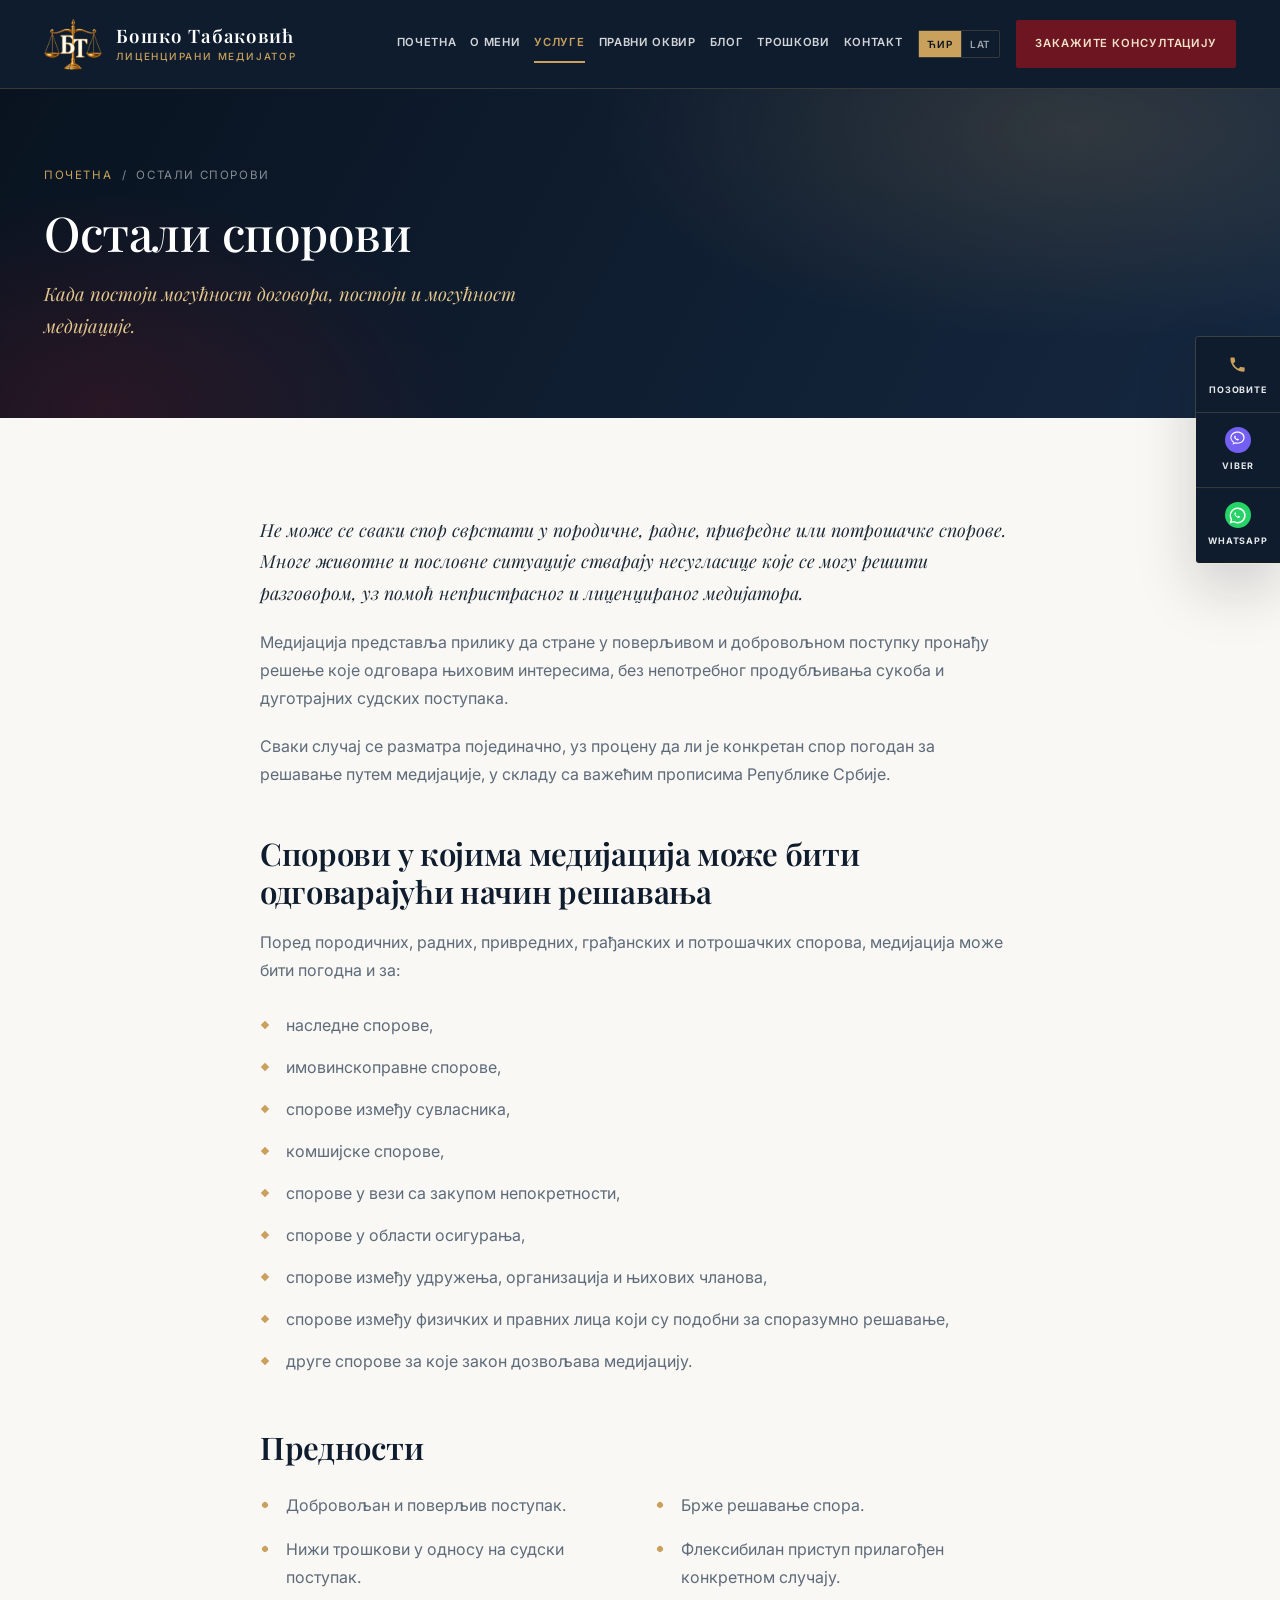
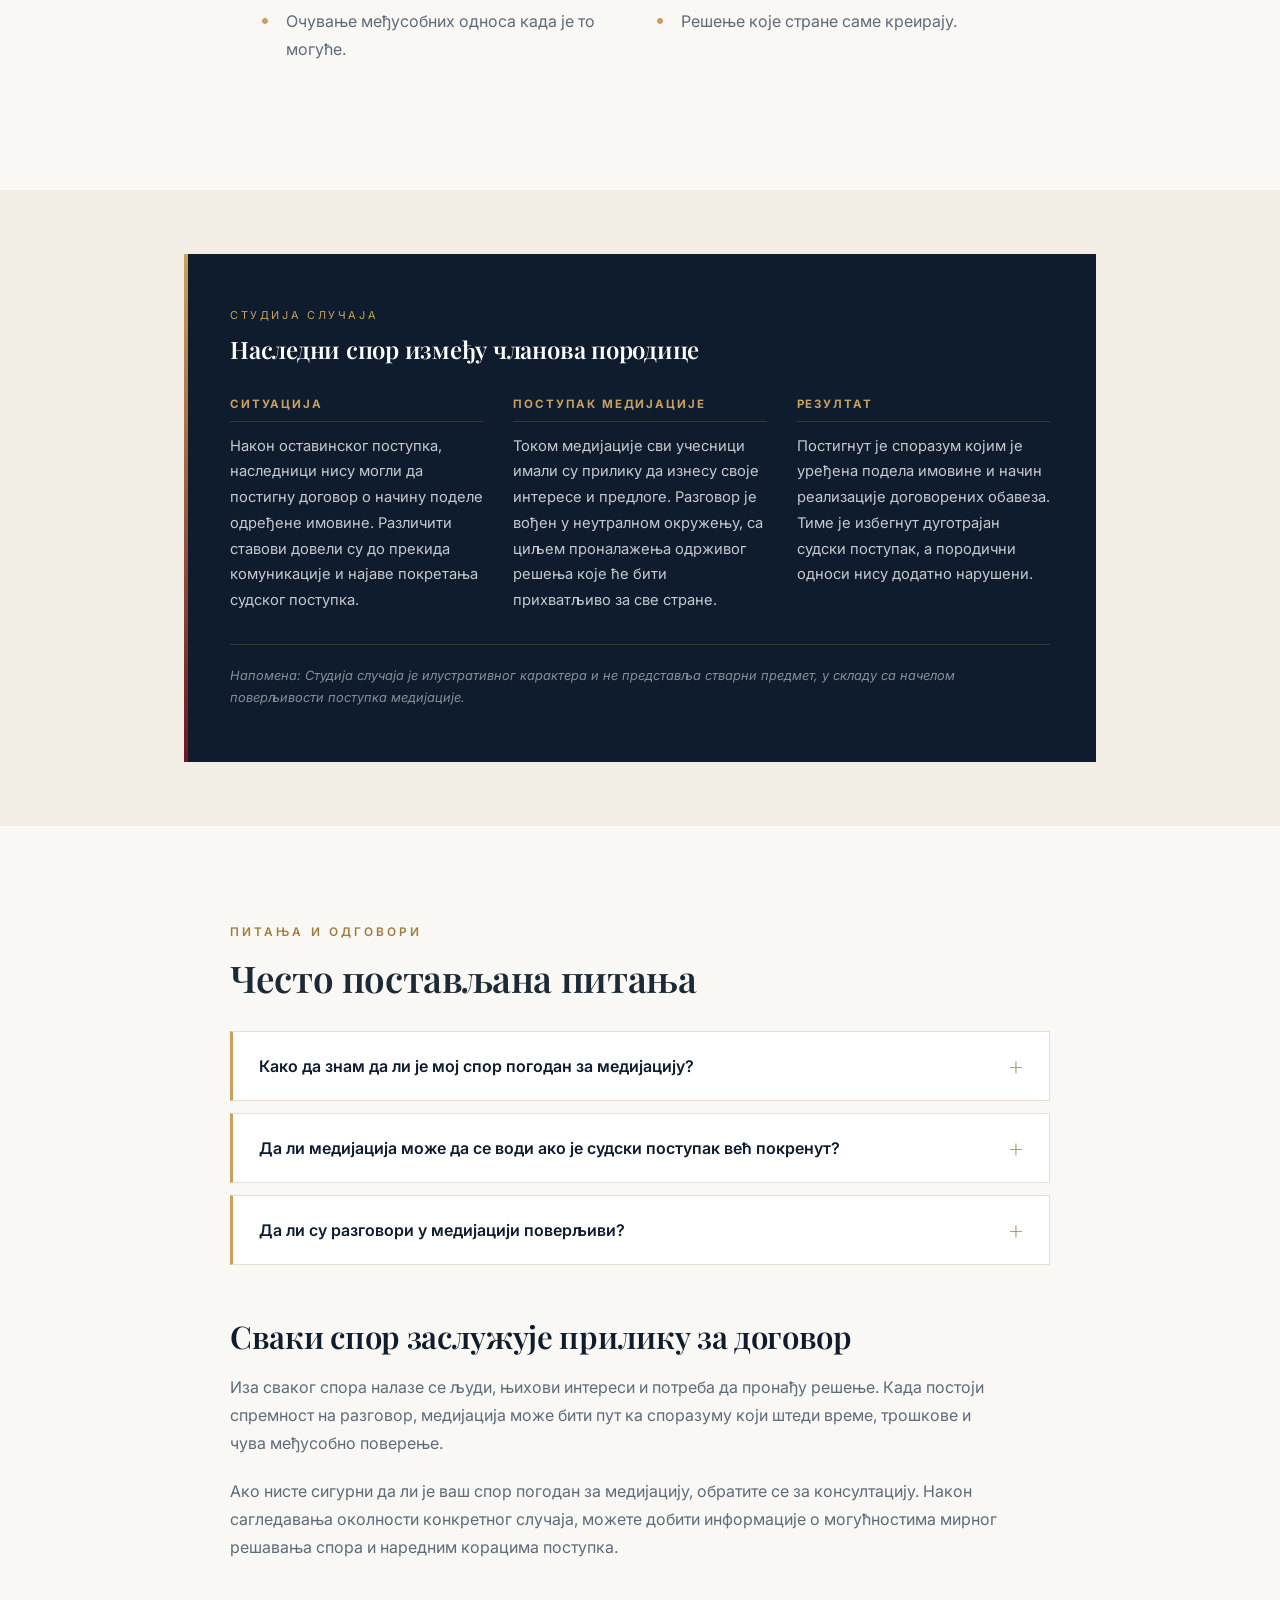
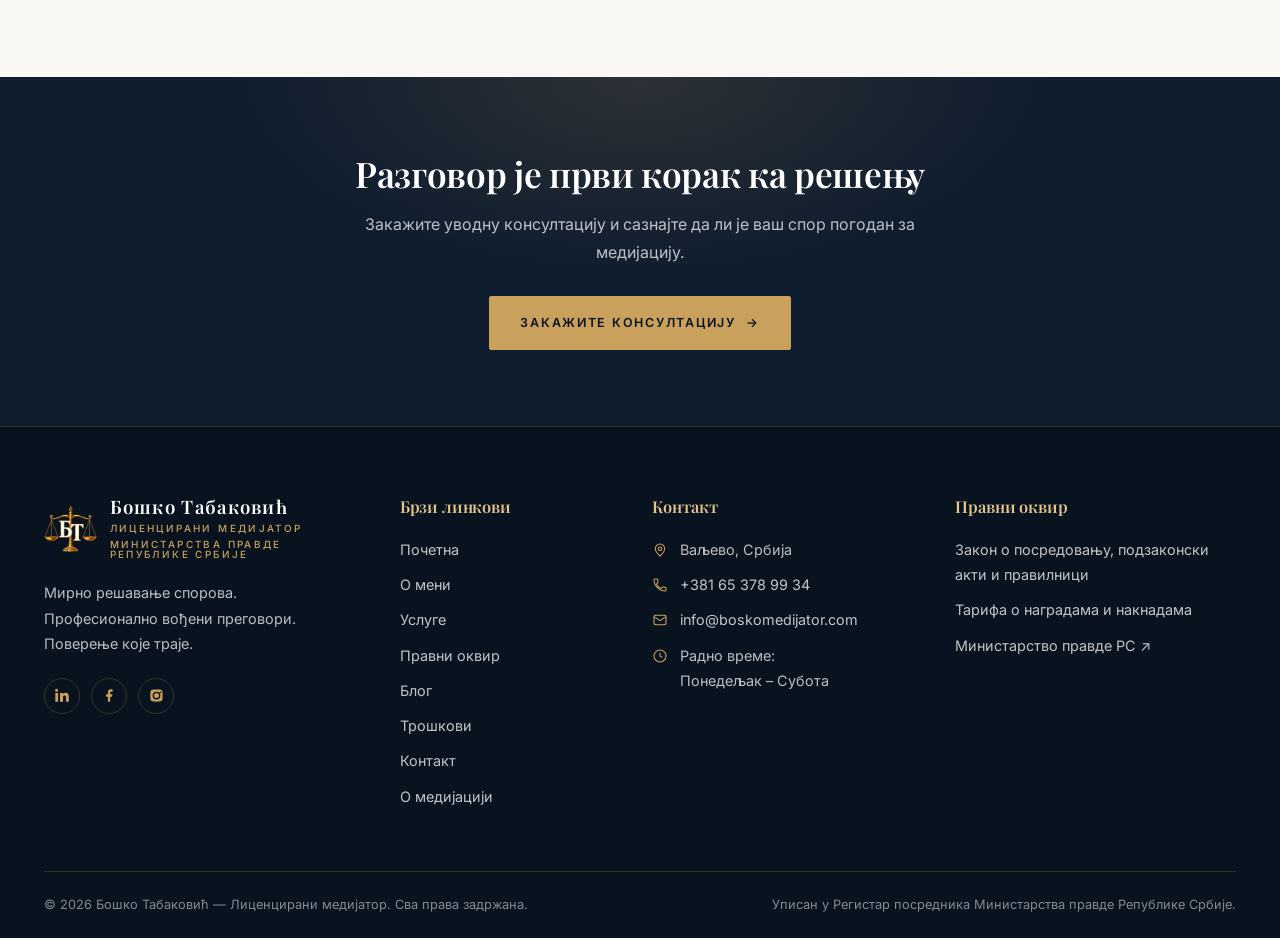
<file: ostali-sporovi.html>
<!doctype html>
<html lang="sr-Cyrl">
  <head>
    <meta charset="UTF-8" />
    <meta name="viewport" content="width=device-width,initial-scale=1" />
    <title>Остали спорови — наследни, имовинскоправни и суседски</title>
    <meta
      name="description"
      content="Медијација у наследним, имовинскоправним, суседским споровима, споровима из осигурања и другим случајевима подобним за мирно решавање."
    />
    <meta
      property="og:title"
      content="Остали спорови — наследни, имовинскоправни и суседски"
    />
    <meta
      property="og:description"
      content="Медијација у наследним, имовинскоправним, суседским споровима, споровима из осигурања и другим случајевима подобним за мирно решавање."
    />
    <meta property="og:type" content="website" />
    <meta
      property="og:image"
      content="https://www.boskomedijator.com/og-image.jpg"
    />
    <meta property="og:image:width" content="1200" />
    <meta property="og:image:height" content="630" />
    <meta property="og:locale" content="sr_RS" />
    <meta name="twitter:card" content="summary_large_image" />
    <link rel="preconnect" href="https://fonts.googleapis.com" />
    <link rel="preconnect" href="https://fonts.gstatic.com" crossorigin />
    <link
      href="https://fonts.googleapis.com/css2?family=Playfair+Display:ital,wght@0,500;0,600;0,700;1,500;1,600&family=Inter:wght@400;500;600;700&display=swap"
      rel="stylesheet"
    />
    <link rel="stylesheet" href="style.css?v=6" />
    <script>
      try {
        if (localStorage.getItem("pismo") === "lat") {
          document.documentElement.classList.add("pismo-lat", "pismo-ceka");
          setTimeout(function () {
            document.documentElement.classList.remove("pismo-ceka");
          }, 1500);
        }
      } catch (e) {}
    </script>
  </head>
  <body>
    <a class="skip" href="#main">Прескочи на садржај</a>
    <header class="site-header">
      <div class="wrap">
        <a class="brand" href="index.html">
          <img class="logo" src="logo.png" alt="" />
          <span class="brand-text">
            <span class="brand-name">Бошко Табаковић</span>
            <span class="brand-role">Лиценцирани медијатор</span>
          </span>
        </a>
        <button
          class="burger"
          id="burger"
          aria-label="Отвори мени"
          aria-expanded="false"
          aria-controls="nav"
        >
          <span></span><span></span><span></span>
        </button>
        <nav class="nav" id="nav">
          <a href="index.html">Почетна</a><a href="o-meni.html">О мени</a
          ><a href="usluge.html" class="active">Услуге</a
          ><a href="pravni-okvir.html">Правни оквир</a
          ><a href="blog.html">Блог</a><a href="troskovi.html">Трошкови</a
          ><a href="kontakt.html">Контакт</a>
        </nav>
        <button
          class="pismo"
          id="pismo"
          type="button"
          data-pismo-skip
          aria-label="Прикажи сајт на латиници"
        >
          <span lang="sr-Cyrl">Ћир</span><span lang="sr-Latn">Lat</span>
        </button>
        <a class="btn btn-burgundy header-cta" href="kontakt.html"
          >Закажите консултацију</a
        >
      </div>
    </header>

    <div class="contact-rail">
      <a href="tel:+381653789934"
        ><span class="ic ic-phone"
          ><svg viewBox="0 0 24 24" width="19" height="19" fill="#c9a15c">
            <path
              d="M6.6 10.8a15.1 15.1 0 0 0 6.6 6.6l2.2-2.2a1 1 0 0 1 1-.2c1.1.4 2.3.6 3.6.6a1 1 0 0 1 1 1V20a1 1 0 0 1-1 1A17 17 0 0 1 3 4a1 1 0 0 1 1-1h3.5a1 1 0 0 1 1 1c0 1.2.2 2.4.6 3.6a1 1 0 0 1-.2 1Z"
            /></svg></span
        >Позовите</a
      >
      <a href="viber://chat?number=%2B381653789934"
        ><span class="ic ic-viber"
          ><svg viewBox="0 0 24 24" width="19" height="19" fill="#fff">
            <path
              d="M12 2C7 2 3 5.4 3 9.6c0 2.3 1.2 4.3 3.1 5.7v3.4l2.9-1.7c1 .2 1.9.4 3 .4 5 0 9-3.4 9-7.8S17 2 12 2Zm0 1.6c4.1 0 7.4 2.7 7.4 6.2S16.1 16 12 16c-1 0-1.9-.1-2.8-.4l-.4-.1-1.6 1v-1.9l-.4-.3C5.2 13.2 4.3 11.5 4.3 9.8c0-3.5 3.5-6.2 7.7-6.2Z"
            />
            <path
              d="M8.6 7.1c.2-.1.5 0 .6.2l.7 1.2c.1.2.1.5-.1.7l-.4.4c.4.8 1 1.4 1.9 1.8l.4-.4c.2-.2.5-.2.7-.1l1.2.7c.2.1.3.4.2.6-.3.7-1 1.1-1.7 1-2-.3-3.9-2-4.4-4-.2-.7.2-1.5.9-2.1Z"
            /></svg></span
        >Viber</a
      >
      <a href="https://wa.me/381653789934"
        ><span class="ic ic-wa"
          ><svg viewBox="0 0 24 24" width="19" height="19" fill="#fff">
            <path
              d="M12 2a10 10 0 0 0-8.6 15L2 22l5.2-1.4A10 10 0 1 0 12 2Zm0 1.8a8.2 8.2 0 1 1-4.2 15.2l-.3-.2-3 .8.8-2.9-.2-.3A8.2 8.2 0 0 1 12 3.8Z"
            />
            <path
              d="M8.9 7.3c.2 0 .4 0 .5.4l.7 1.6c.1.2 0 .4-.1.5l-.5.6c-.1.1-.2.3 0 .5.5.9 1.5 1.8 2.5 2.2.2.1.4.1.5-.1l.5-.6c.1-.2.3-.2.5-.1l1.6.8c.2.1.3.3.2.5-.2.8-1 1.4-1.9 1.5-2.4-.2-4.8-2.5-5.3-4.9-.1-.9.4-1.8 1.2-2.2.1-.1.3-.1.6-.1Z"
            /></svg></span
        >WhatsApp</a
      >
    </div>

    <main id="main">
      <section class="page-hero">
        <div class="wrap">
          <div class="crumbs">
            <a href="index.html">Почетна</a> &nbsp;/&nbsp; Остали спорови
          </div>
          <h1>Остали спорови</h1>
          <p class="sub">
            Када постоји могућност договора, постоји и могућност медијације.
          </p>
        </div>
      </section>

      <section class="section bg-cream">
        <div class="wrap">
          <div class="prose" style="max-width: 76ch; margin: 0 auto">
            <p class="strong-lead">
              Не може се сваки спор сврстати у породичне, радне, привредне или
              потрошачке спорове. Многе животне и пословне ситуације стварају
              несугласице које се могу решити разговором, уз помоћ непристрасног
              и лиценцираног медијатора.
            </p>
            <p>
              Медијација представља прилику да стране у поверљивом и добровољном
              поступку пронађу решење које одговара њиховим интересима, без
              непотребног продубљивања сукоба и дуготрајних судских поступака.
            </p>
            <p>
              Сваки случај се разматра појединачно, уз процену да ли је
              конкретан спор погодан за решавање путем медијације, у складу са
              важећим прописима Републике Србије.
            </p>
            <h2>
              Спорови у којима медијација може бити одговарајући начин решавања
            </h2>
            <p>
              Поред породичних, радних, привредних, грађанских и потрошачких
              спорова, медијација може бити погодна и за:
            </p>
            <ul>
              <li>наследне спорове,</li>
              <li>имовинскоправне спорове,</li>
              <li>спорове између сувласника,</li>
              <li>комшијске спорове,</li>
              <li>спорове у вези са закупом непокретности,</li>
              <li>спорове у области осигурања,</li>
              <li>спорове између удружења, организација и њихових чланова,</li>
              <li>
                спорове између физичких и правних лица који су подобни за
                споразумно решавање,
              </li>
              <li>друге спорове за које закон дозвољава медијацију.</li>
            </ul>
            <h2>Предности</h2>
            <ul class="tick-list">
              <li>Добровољан и поверљив поступак.</li>
              <li>Брже решавање спора.</li>
              <li>Нижи трошкови у односу на судски поступак.</li>
              <li>Флексибилан приступ прилагођен конкретном случају.</li>
              <li>Очување међусобних односа када је то могуће.</li>
              <li>Решење које стране саме креирају.</li>
            </ul>
          </div>
        </div>
      </section>

      <section class="section-sm bg-cream2">
        <div class="wrap" style="max-width: 1000px">
          <div class="case">
            <div class="case-tag">Студија случаја</div>
            <h3>Наследни спор између чланова породице</h3>
            <div class="case-grid">
              <div class="case-block">
                <h4>Ситуација</h4>
                <p>
                  Након оставинског поступка, наследници нису могли да постигну
                  договор о начину поделе одређене имовине. Различити ставови
                  довели су до прекида комуникације и најаве покретања судског
                  поступка.
                </p>
              </div>
              <div class="case-block">
                <h4>Поступак медијације</h4>
                <p>
                  Током медијације сви учесници имали су прилику да изнесу своје
                  интересе и предлоге. Разговор је вођен у неутралном окружењу,
                  са циљем проналажења одрживог решења које ће бити прихватљиво
                  за све стране.
                </p>
              </div>
              <div class="case-block">
                <h4>Резултат</h4>
                <p>
                  Постигнут је споразум којим је уређена подела имовине и начин
                  реализације договорених обавеза. Тиме је избегнут дуготрајан
                  судски поступак, а породични односи нису додатно нарушени.
                </p>
              </div>
            </div>
            <p class="case-note">
              Напомена: Студија случаја је илустративног карактера и не
              представља стварни предмет, у складу са начелом поверљивости
              поступка медијације.
            </p>
          </div>
        </div>
      </section>

      <section class="section bg-cream">
        <div class="wrap">
          <div style="max-width: 820px; margin: 0 auto">
            <div class="eyebrow">Питања и одговори</div>
            <h2 class="title-md" style="margin-bottom: 30px">
              Често постављана питања
            </h2>
            <div class="faq">
              <details>
                <summary>
                  Како да знам да ли је мој спор погодан за медијацију?
                </summary>
                <p>
                  Након упознавања са околностима конкретног случаја, медијатор
                  може проценити да ли постоје услови да се спор решава путем
                  медијације.
                </p>
              </details>
              <details>
                <summary>
                  Да ли медијација може да се води ако је судски поступак већ
                  покренут?
                </summary>
                <p>
                  Да. У одређеним случајевима медијација се може спровести и
                  након покретања судског поступка, у складу са законом и уз
                  сагласност странака.
                </p>
              </details>
              <details>
                <summary>Да ли су разговори у медијацији поверљиви?</summary>
                <p>
                  Да. Поверљивост је једно од основних начела медијације и
                  односи се на све учеснике у поступку.
                </p>
              </details>
            </div>
            <div class="prose" style="margin-top: 52px">
              <h2 style="margin-top: 0">
                Сваки спор заслужује прилику за договор
              </h2>
              <p>
                Иза сваког спора налазе се људи, њихови интереси и потреба да
                пронађу решење. Када постоји спремност на разговор, медијација
                може бити пут ка споразуму који штеди време, трошкове и чува
                међусобно поверење.
              </p>
              <p>
                Ако нисте сигурни да ли је ваш спор погодан за медијацију,
                обратите се за консултацију. Након сагледавања околности
                конкретног случаја, можете добити информације о могућностима
                мирног решавања спора и наредним корацима поступка.
              </p>
            </div>
          </div>
        </div>
      </section>
      <section class="cta-band">
        <div class="wrap">
          <h2>Разговор је први корак ка решењу</h2>
          <p>
            Закажите уводну консултацију и сазнајте да ли је ваш спор погодан за
            медијацију.
          </p>
          <a class="btn btn-gold" href="kontakt.html"
            >Закажите консултацију <span class="arr">&rarr;</span></a
          >
        </div>
      </section>
    </main>

    <footer class="site-footer">
      <div class="wrap">
        <div class="foot-grid">
          <div>
            <div class="foot-brand">
              <img class="logo" src="logo.png" alt="" />
              <span class="brand-text">
                <span class="brand-name">Бошко Табаковић</span>
                <span class="brand-role">Лиценцирани медијатор</span>
                <span class="brand-role"
                  >Министарства правде Републике Србије</span
                >
              </span>
            </div>
            <p>
              Мирно решавање спорова.<br />Професионално вођени преговори.<br />Поверење
              које траје.
            </p>
            <div class="socials">
              <a href="#" aria-label="LinkedIn"
                ><svg viewBox="0 0 24 24">
                  <path
                    d="M4.98 3.5a2.49 2.49 0 1 1-4.98 0 2.49 2.49 0 0 1 4.98 0ZM.5 8H5v14H.5Zm7.5 0h4.3v1.9h.1c.6-1.1 2.1-2.3 4.3-2.3 4.6 0 5.4 3 5.4 6.9V22h-4.5v-6.6c0-1.6 0-3.6-2.2-3.6s-2.6 1.7-2.6 3.5V22H8Z"
                  /></svg
              ></a>
              <a href="#" aria-label="Facebook"
                ><svg viewBox="0 0 24 24">
                  <path
                    d="M13 22v-8h3l.5-4H13V7.5c0-1 .3-1.5 1.6-1.5H17V2.2c-.6-.1-1.7-.2-2.9-.2C11.4 2 9.5 3.7 9.5 6.9V10h-3v4h3v8Z"
                  /></svg
              ></a>
              <a href="#" aria-label="Instagram"
                ><svg viewBox="0 0 24 24">
                  <path
                    d="M12 2.2c3.2 0 3.6 0 4.8.1 3.3.1 4.8 1.7 4.9 4.9.1 1.3.1 1.6.1 4.8s0 3.6-.1 4.8c-.1 3.2-1.7 4.8-4.9 4.9-1.3.1-1.6.1-4.8.1s-3.6 0-4.8-.1c-3.3-.1-4.8-1.7-4.9-4.9-.1-1.2-.1-1.6-.1-4.8s0-3.6.1-4.8C2.4 4 4 2.4 7.2 2.3 8.4 2.2 8.8 2.2 12 2.2Zm0 3.6a6.2 6.2 0 1 0 0 12.4 6.2 6.2 0 0 0 0-12.4Zm0 10.2a4 4 0 1 1 0-8 4 4 0 0 1 0 8Zm6.4-10.4a1.44 1.44 0 1 0 0 2.9 1.44 1.44 0 0 0 0-2.9Z"
                  /></svg
              ></a>
            </div>
          </div>
          <div>
            <h4>Брзи линкови</h4>
            <ul>
              <li><a href="index.html">Почетна</a></li>
              <li><a href="o-meni.html">О мени</a></li>
              <li><a href="usluge.html">Услуге</a></li>
              <li><a href="pravni-okvir.html">Правни оквир</a></li>
              <li><a href="blog.html">Блог</a></li>
              <li><a href="troskovi.html">Трошкови</a></li>
              <li><a href="kontakt.html">Контакт</a></li>
              <li><a href="o-medijaciji.html">О медијацији</a></li>
            </ul>
          </div>
          <div>
            <h4>Контакт</h4>
            <ul class="foot-contact">
              <li>
                <svg viewBox="0 0 24 24">
                  <path d="M12 21s7-6.3 7-11a7 7 0 1 0-14 0c0 4.7 7 11 7 11Z" />
                  <circle cx="12" cy="10" r="2.6" /></svg
                ><span>Ваљево, Србија</span>
              </li>
              <li>
                <svg viewBox="0 0 24 24">
                  <path
                    d="M6.6 10.8a15.1 15.1 0 0 0 6.6 6.6l2.2-2.2a1 1 0 0 1 1-.2c1.1.4 2.3.6 3.6.6a1 1 0 0 1 1 1V20a1 1 0 0 1-1 1A17 17 0 0 1 3 4a1 1 0 0 1 1-1h3.5a1 1 0 0 1 1 1c0 1.2.2 2.4.6 3.6a1 1 0 0 1-.2 1Z"
                  /></svg
                ><a href="tel:+381653789934">+381 65 378 99 34</a>
              </li>
              <li>
                <svg viewBox="0 0 24 24">
                  <rect x="3" y="5" width="18" height="14" rx="2" />
                  <path d="m3 7 9 6 9-6" /></svg
                ><a href="mailto:info@boskomedijator.com"
                  >info@boskomedijator.com</a
                >
              </li>
              <li>
                <svg viewBox="0 0 24 24">
                  <circle cx="12" cy="12" r="9" />
                  <path d="M12 7v5l3.5 2" /></svg
                ><span>Радно време:<br />Понедељак – Субота</span>
              </li>
            </ul>
          </div>
          <div>
            <h4>Правни оквир</h4>
            <ul>
              <li>
                <a href="pravni-okvir.html"
                  >Закон о посредовању, подзаконски акти и правилници</a
                >
              </li>
              <li>
                <a href="troskovi.html">Тарифа о наградама и накнадама</a>
              </li>
              <li>
                <a href="https://mpravde.gov.rs" target="_blank" rel="noopener"
                  >Министарство правде РС &#8599;</a
                >
              </li>
            </ul>
          </div>
        </div>
        <div class="foot-legal">
          <span
            >&copy; <span id="god">2026</span> Бошко Табаковић — Лиценцирани
            медијатор. Сва права задржана.</span
          >
          <span
            >Уписан у Регистар посредника Министарства правде Републике
            Србије.</span
          >
        </div>
      </div>
    </footer>
    <script src="main.js?v=5"></script>
  </body>
</html>
</file>
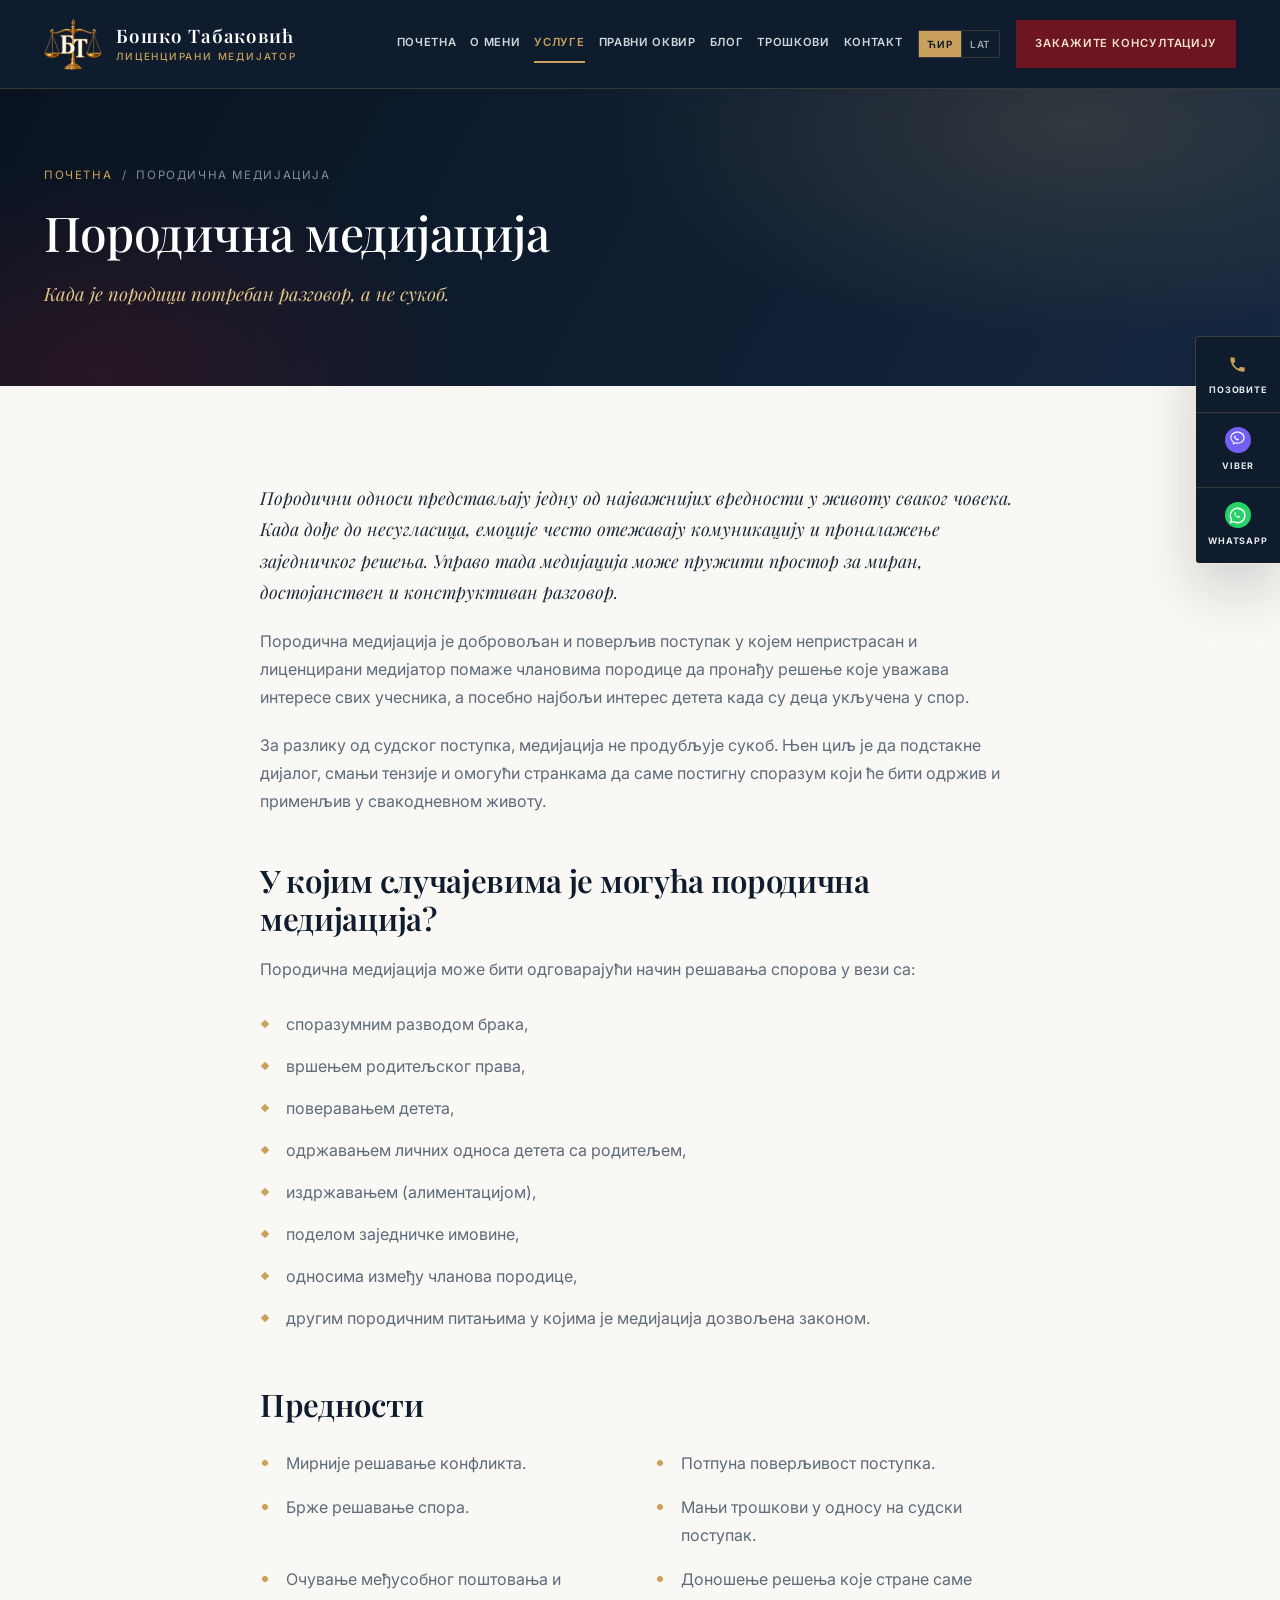
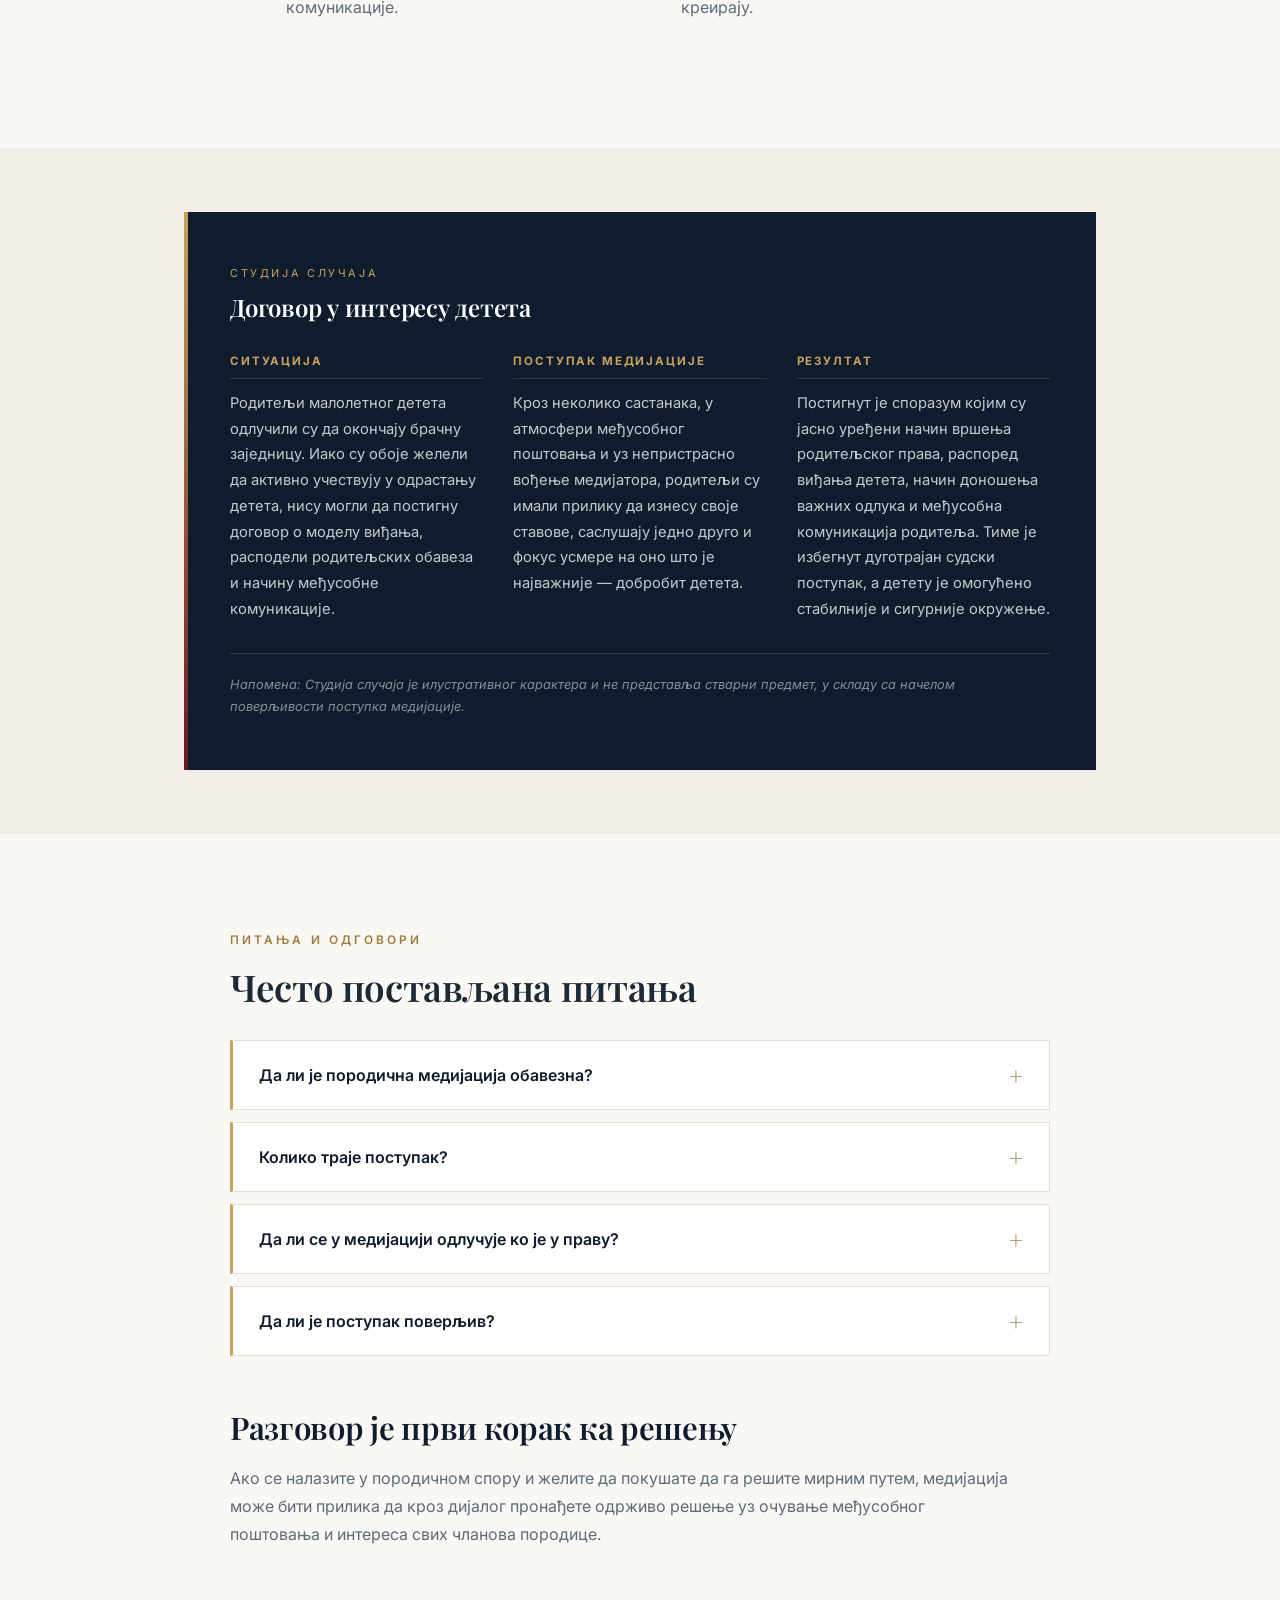
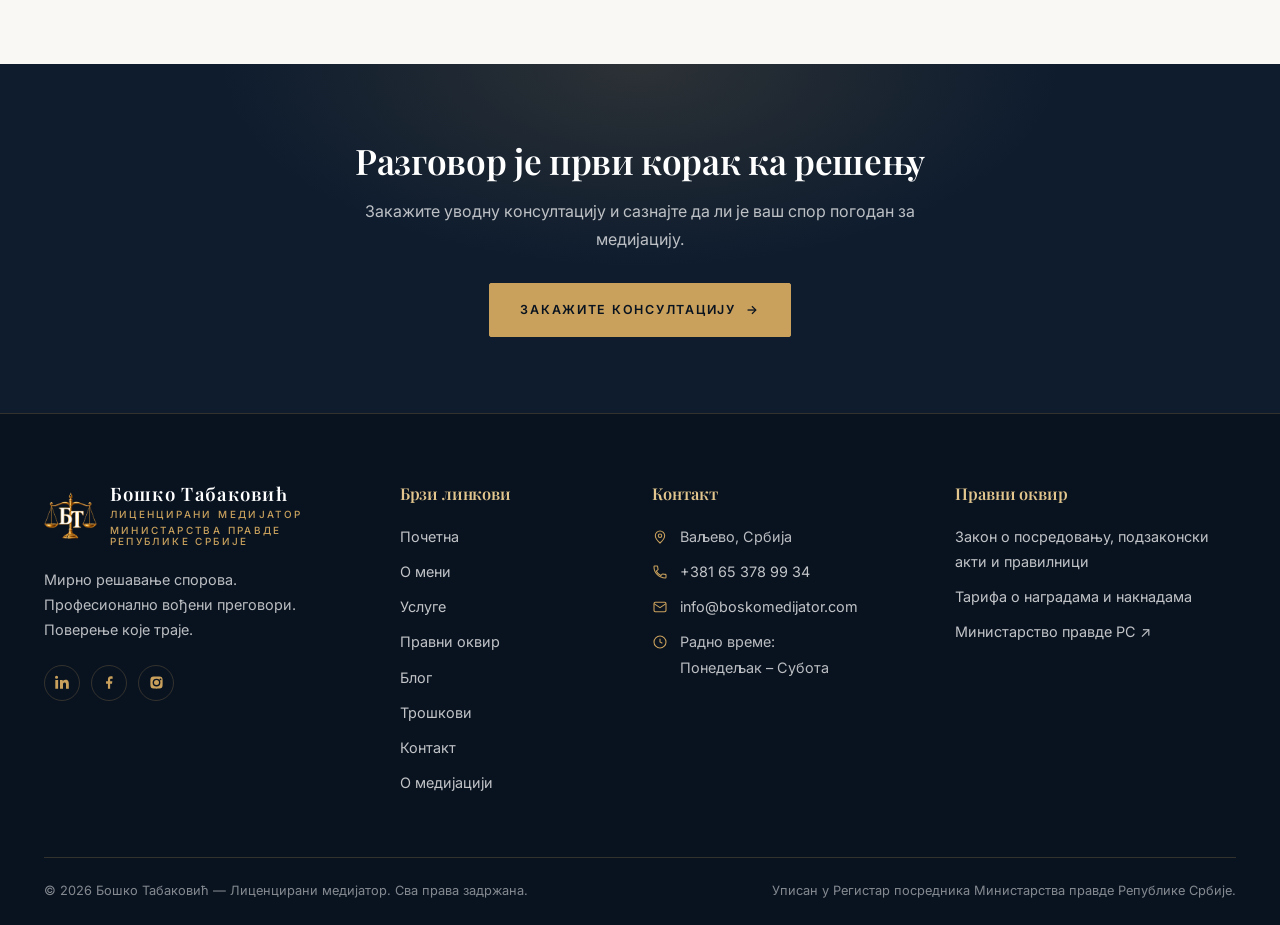
<file: porodicna-medijacija.html>
<!doctype html>
<html lang="sr-Cyrl">
  <head>
    <meta charset="UTF-8" />
    <meta name="viewport" content="width=device-width,initial-scale=1" />
    <title>Породична медијација — развод, деца, подела имовине</title>
    <meta
      name="description"
      content="Породична медијација у Ваљеву: споразумни развод, вршење родитељског права, издржавање и подела заједничке имовине, уз поверљивост и најбољи интерес детета."
    />
    <meta
      property="og:title"
      content="Породична медијација — развод, деца, подела имовине"
    />
    <meta
      property="og:description"
      content="Породична медијација у Ваљеву: споразумни развод, вршење родитељског права, издржавање и подела заједничке имовине, уз поверљивост и најбољи интерес детета."
    />
    <meta property="og:type" content="website" />
    <meta
      property="og:image"
      content="https://www.boskomedijator.com/og-image.jpg"
    />
    <meta property="og:image:width" content="1200" />
    <meta property="og:image:height" content="630" />
    <meta property="og:locale" content="sr_RS" />
    <meta name="twitter:card" content="summary_large_image" />
    <link rel="preconnect" href="https://fonts.googleapis.com" />
    <link rel="preconnect" href="https://fonts.gstatic.com" crossorigin />
    <link
      href="https://fonts.googleapis.com/css2?family=Playfair+Display:ital,wght@0,500;0,600;0,700;1,500;1,600&family=Inter:wght@400;500;600;700&display=swap"
      rel="stylesheet"
    />
    <link rel="stylesheet" href="style.css?v=6" />
    <script>
      try {
        if (localStorage.getItem("pismo") === "lat") {
          document.documentElement.classList.add("pismo-lat", "pismo-ceka");
          setTimeout(function () {
            document.documentElement.classList.remove("pismo-ceka");
          }, 1500);
        }
      } catch (e) {}
    </script>
  </head>
  <body>
    <a class="skip" href="#main">Прескочи на садржај</a>
    <header class="site-header">
      <div class="wrap">
        <a class="brand" href="index.html">
          <img class="logo" src="logo.png" alt="" />
          <span class="brand-text">
            <span class="brand-name">Бошко Табаковић</span>
            <span class="brand-role">Лиценцирани медијатор</span>
          </span>
        </a>
        <button
          class="burger"
          id="burger"
          aria-label="Отвори мени"
          aria-expanded="false"
          aria-controls="nav"
        >
          <span></span><span></span><span></span>
        </button>
        <nav class="nav" id="nav">
          <a href="index.html">Почетна</a><a href="o-meni.html">О мени</a
          ><a href="usluge.html" class="active">Услуге</a
          ><a href="pravni-okvir.html">Правни оквир</a
          ><a href="blog.html">Блог</a><a href="troskovi.html">Трошкови</a
          ><a href="kontakt.html">Контакт</a>
        </nav>
        <button
          class="pismo"
          id="pismo"
          type="button"
          data-pismo-skip
          aria-label="Прикажи сајт на латиници"
        >
          <span lang="sr-Cyrl">Ћир</span><span lang="sr-Latn">Lat</span>
        </button>
        <a class="btn btn-burgundy header-cta" href="kontakt.html"
          >Закажите консултацију</a
        >
      </div>
    </header>

    <div class="contact-rail">
      <a href="tel:+381653789934"
        ><span class="ic ic-phone"
          ><svg viewBox="0 0 24 24" width="19" height="19" fill="#c9a15c">
            <path
              d="M6.6 10.8a15.1 15.1 0 0 0 6.6 6.6l2.2-2.2a1 1 0 0 1 1-.2c1.1.4 2.3.6 3.6.6a1 1 0 0 1 1 1V20a1 1 0 0 1-1 1A17 17 0 0 1 3 4a1 1 0 0 1 1-1h3.5a1 1 0 0 1 1 1c0 1.2.2 2.4.6 3.6a1 1 0 0 1-.2 1Z"
            /></svg></span
        >Позовите</a
      >
      <a href="viber://chat?number=%2B381653789934"
        ><span class="ic ic-viber"
          ><svg viewBox="0 0 24 24" width="19" height="19" fill="#fff">
            <path
              d="M12 2C7 2 3 5.4 3 9.6c0 2.3 1.2 4.3 3.1 5.7v3.4l2.9-1.7c1 .2 1.9.4 3 .4 5 0 9-3.4 9-7.8S17 2 12 2Zm0 1.6c4.1 0 7.4 2.7 7.4 6.2S16.1 16 12 16c-1 0-1.9-.1-2.8-.4l-.4-.1-1.6 1v-1.9l-.4-.3C5.2 13.2 4.3 11.5 4.3 9.8c0-3.5 3.5-6.2 7.7-6.2Z"
            />
            <path
              d="M8.6 7.1c.2-.1.5 0 .6.2l.7 1.2c.1.2.1.5-.1.7l-.4.4c.4.8 1 1.4 1.9 1.8l.4-.4c.2-.2.5-.2.7-.1l1.2.7c.2.1.3.4.2.6-.3.7-1 1.1-1.7 1-2-.3-3.9-2-4.4-4-.2-.7.2-1.5.9-2.1Z"
            /></svg></span
        >Viber</a
      >
      <a href="https://wa.me/381653789934"
        ><span class="ic ic-wa"
          ><svg viewBox="0 0 24 24" width="19" height="19" fill="#fff">
            <path
              d="M12 2a10 10 0 0 0-8.6 15L2 22l5.2-1.4A10 10 0 1 0 12 2Zm0 1.8a8.2 8.2 0 1 1-4.2 15.2l-.3-.2-3 .8.8-2.9-.2-.3A8.2 8.2 0 0 1 12 3.8Z"
            />
            <path
              d="M8.9 7.3c.2 0 .4 0 .5.4l.7 1.6c.1.2 0 .4-.1.5l-.5.6c-.1.1-.2.3 0 .5.5.9 1.5 1.8 2.5 2.2.2.1.4.1.5-.1l.5-.6c.1-.2.3-.2.5-.1l1.6.8c.2.1.3.3.2.5-.2.8-1 1.4-1.9 1.5-2.4-.2-4.8-2.5-5.3-4.9-.1-.9.4-1.8 1.2-2.2.1-.1.3-.1.6-.1Z"
            /></svg></span
        >WhatsApp</a
      >
    </div>

    <main id="main">
      <section class="page-hero">
        <div class="wrap">
          <div class="crumbs">
            <a href="index.html">Почетна</a> &nbsp;/&nbsp; Породична медијација
          </div>
          <h1>Породична медијација</h1>
          <p class="sub">Када је породици потребан разговор, а не сукоб.</p>
        </div>
      </section>

      <section class="section bg-cream">
        <div class="wrap">
          <div class="prose" style="max-width: 76ch; margin: 0 auto">
            <p class="strong-lead">
              Породични односи представљају једну од најважнијих вредности у
              животу сваког човека. Када дође до несугласица, емоције често
              отежавају комуникацију и проналажење заједничког решења. Управо
              тада медијација може пружити простор за миран, достојанствен и
              конструктиван разговор.
            </p>
            <p>
              Породична медијација је добровољан и поверљив поступак у којем
              непристрасан и лиценцирани медијатор помаже члановима породице да
              пронађу решење које уважава интересе свих учесника, а посебно
              најбољи интерес детета када су деца укључена у спор.
            </p>
            <p>
              За разлику од судског поступка, медијација не продубљује сукоб.
              Њен циљ је да подстакне дијалог, смањи тензије и омогући странкама
              да саме постигну споразум који ће бити одржив и применљив у
              свакодневном животу.
            </p>
            <h2>У којим случајевима је могућа породична медијација?</h2>
            <p>
              Породична медијација може бити одговарајући начин решавања спорова
              у вези са:
            </p>
            <ul>
              <li>споразумним разводом брака,</li>
              <li>вршењем родитељског права,</li>
              <li>поверавањем детета,</li>
              <li>одржавањем личних односа детета са родитељем,</li>
              <li>издржавањем (алиментацијом),</li>
              <li>поделом заједничке имовине,</li>
              <li>односима између чланова породице,</li>
              <li>
                другим породичним питањима у којима је медијација дозвољена
                законом.
              </li>
            </ul>
            <h2>Предности</h2>
            <ul class="tick-list">
              <li>Мирније решавање конфликта.</li>
              <li>Потпуна поверљивост поступка.</li>
              <li>Брже решавање спора.</li>
              <li>Мањи трошкови у односу на судски поступак.</li>
              <li>Очување међусобног поштовања и комуникације.</li>
              <li>Доношење решења које стране саме креирају.</li>
            </ul>
          </div>
        </div>
      </section>

      <section class="section-sm bg-cream2">
        <div class="wrap" style="max-width: 1000px">
          <div class="case">
            <div class="case-tag">Студија случаја</div>
            <h3>Договор у интересу детета</h3>
            <div class="case-grid">
              <div class="case-block">
                <h4>Ситуација</h4>
                <p>
                  Родитељи малолетног детета одлучили су да окончају брачну
                  заједницу. Иако су обоје желели да активно учествују у
                  одрастању детета, нису могли да постигну договор о моделу
                  виђања, расподели родитељских обавеза и начину међусобне
                  комуникације.
                </p>
              </div>
              <div class="case-block">
                <h4>Поступак медијације</h4>
                <p>
                  Кроз неколико састанака, у атмосфери међусобног поштовања и уз
                  непристрасно вођење медијатора, родитељи су имали прилику да
                  изнесу своје ставове, саслушају једно друго и фокус усмере на
                  оно што је најважније — добробит детета.
                </p>
              </div>
              <div class="case-block">
                <h4>Резултат</h4>
                <p>
                  Постигнут је споразум којим су јасно уређени начин вршења
                  родитељског права, распоред виђања детета, начин доношења
                  важних одлука и међусобна комуникација родитеља. Тиме је
                  избегнут дуготрајан судски поступак, а детету је омогућено
                  стабилније и сигурније окружење.
                </p>
              </div>
            </div>
            <p class="case-note">
              Напомена: Студија случаја је илустративног карактера и не
              представља стварни предмет, у складу са начелом поверљивости
              поступка медијације.
            </p>
          </div>
        </div>
      </section>

      <section class="section bg-cream">
        <div class="wrap">
          <div style="max-width: 820px; margin: 0 auto">
            <div class="eyebrow">Питања и одговори</div>
            <h2 class="title-md" style="margin-bottom: 30px">
              Често постављана питања
            </h2>
            <div class="faq">
              <details>
                <summary>Да ли је породична медијација обавезна?</summary>
                <p>
                  Не. Медијација се спроводи уз сагласност учесника, осим када
                  закон прописује другачије.
                </p>
              </details>
              <details>
                <summary>Колико траје поступак?</summary>
                <p>
                  Најчешће од једног до неколико састанака, у зависности од
                  сложености спора.
                </p>
              </details>
              <details>
                <summary>Да ли се у медијацији одлучује ко је у праву?</summary>
                <p>
                  Не. Циљ медијације није утврђивање победника и губитника, већ
                  проналажење решења које одговара свим учесницима.
                </p>
              </details>
              <details>
                <summary>Да ли је поступак поверљив?</summary>
                <p>
                  Да. Све информације изнете током медијације сматрају се
                  поверљивим, у складу са законом.
                </p>
              </details>
            </div>
            <div class="prose" style="margin-top: 52px">
              <h2 style="margin-top: 0">Разговор је први корак ка решењу</h2>
              <p>
                Ако се налазите у породичном спору и желите да покушате да га
                решите мирним путем, медијација може бити прилика да кроз
                дијалог пронађете одрживо решење уз очување међусобног поштовања
                и интереса свих чланова породице.
              </p>
            </div>
          </div>
        </div>
      </section>
      <section class="cta-band">
        <div class="wrap">
          <h2>Разговор је први корак ка решењу</h2>
          <p>
            Закажите уводну консултацију и сазнајте да ли је ваш спор погодан за
            медијацију.
          </p>
          <a class="btn btn-gold" href="kontakt.html"
            >Закажите консултацију <span class="arr">&rarr;</span></a
          >
        </div>
      </section>
    </main>

    <footer class="site-footer">
      <div class="wrap">
        <div class="foot-grid">
          <div>
            <div class="foot-brand">
              <img class="logo" src="logo.png" alt="" />
              <span class="brand-text">
                <span class="brand-name">Бошко Табаковић</span>
                <span class="brand-role">Лиценцирани медијатор</span>
                <span class="brand-role"
                  >Министарства правде Републике Србије</span
                >
              </span>
            </div>
            <p>
              Мирно решавање спорова.<br />Професионално вођени преговори.<br />Поверење
              које траје.
            </p>
            <div class="socials">
              <a href="#" aria-label="LinkedIn"
                ><svg viewBox="0 0 24 24">
                  <path
                    d="M4.98 3.5a2.49 2.49 0 1 1-4.98 0 2.49 2.49 0 0 1 4.98 0ZM.5 8H5v14H.5Zm7.5 0h4.3v1.9h.1c.6-1.1 2.1-2.3 4.3-2.3 4.6 0 5.4 3 5.4 6.9V22h-4.5v-6.6c0-1.6 0-3.6-2.2-3.6s-2.6 1.7-2.6 3.5V22H8Z"
                  /></svg
              ></a>
              <a href="#" aria-label="Facebook"
                ><svg viewBox="0 0 24 24">
                  <path
                    d="M13 22v-8h3l.5-4H13V7.5c0-1 .3-1.5 1.6-1.5H17V2.2c-.6-.1-1.7-.2-2.9-.2C11.4 2 9.5 3.7 9.5 6.9V10h-3v4h3v8Z"
                  /></svg
              ></a>
              <a href="#" aria-label="Instagram"
                ><svg viewBox="0 0 24 24">
                  <path
                    d="M12 2.2c3.2 0 3.6 0 4.8.1 3.3.1 4.8 1.7 4.9 4.9.1 1.3.1 1.6.1 4.8s0 3.6-.1 4.8c-.1 3.2-1.7 4.8-4.9 4.9-1.3.1-1.6.1-4.8.1s-3.6 0-4.8-.1c-3.3-.1-4.8-1.7-4.9-4.9-.1-1.2-.1-1.6-.1-4.8s0-3.6.1-4.8C2.4 4 4 2.4 7.2 2.3 8.4 2.2 8.8 2.2 12 2.2Zm0 3.6a6.2 6.2 0 1 0 0 12.4 6.2 6.2 0 0 0 0-12.4Zm0 10.2a4 4 0 1 1 0-8 4 4 0 0 1 0 8Zm6.4-10.4a1.44 1.44 0 1 0 0 2.9 1.44 1.44 0 0 0 0-2.9Z"
                  /></svg
              ></a>
            </div>
          </div>
          <div>
            <h4>Брзи линкови</h4>
            <ul>
              <li><a href="index.html">Почетна</a></li>
              <li><a href="o-meni.html">О мени</a></li>
              <li><a href="usluge.html">Услуге</a></li>
              <li><a href="pravni-okvir.html">Правни оквир</a></li>
              <li><a href="blog.html">Блог</a></li>
              <li><a href="troskovi.html">Трошкови</a></li>
              <li><a href="kontakt.html">Контакт</a></li>
              <li><a href="o-medijaciji.html">О медијацији</a></li>
            </ul>
          </div>
          <div>
            <h4>Контакт</h4>
            <ul class="foot-contact">
              <li>
                <svg viewBox="0 0 24 24">
                  <path d="M12 21s7-6.3 7-11a7 7 0 1 0-14 0c0 4.7 7 11 7 11Z" />
                  <circle cx="12" cy="10" r="2.6" /></svg
                ><span>Ваљево, Србија</span>
              </li>
              <li>
                <svg viewBox="0 0 24 24">
                  <path
                    d="M6.6 10.8a15.1 15.1 0 0 0 6.6 6.6l2.2-2.2a1 1 0 0 1 1-.2c1.1.4 2.3.6 3.6.6a1 1 0 0 1 1 1V20a1 1 0 0 1-1 1A17 17 0 0 1 3 4a1 1 0 0 1 1-1h3.5a1 1 0 0 1 1 1c0 1.2.2 2.4.6 3.6a1 1 0 0 1-.2 1Z"
                  /></svg
                ><a href="tel:+381653789934">+381 65 378 99 34</a>
              </li>
              <li>
                <svg viewBox="0 0 24 24">
                  <rect x="3" y="5" width="18" height="14" rx="2" />
                  <path d="m3 7 9 6 9-6" /></svg
                ><a href="mailto:info@boskomedijator.com"
                  >info@boskomedijator.com</a
                >
              </li>
              <li>
                <svg viewBox="0 0 24 24">
                  <circle cx="12" cy="12" r="9" />
                  <path d="M12 7v5l3.5 2" /></svg
                ><span>Радно време:<br />Понедељак – Субота</span>
              </li>
            </ul>
          </div>
          <div>
            <h4>Правни оквир</h4>
            <ul>
              <li>
                <a href="pravni-okvir.html"
                  >Закон о посредовању, подзаконски акти и правилници</a
                >
              </li>
              <li>
                <a href="troskovi.html">Тарифа о наградама и накнадама</a>
              </li>
              <li>
                <a href="https://mpravde.gov.rs" target="_blank" rel="noopener"
                  >Министарство правде РС &#8599;</a
                >
              </li>
            </ul>
          </div>
        </div>
        <div class="foot-legal">
          <span
            >&copy; <span id="god">2026</span> Бошко Табаковић — Лиценцирани
            медијатор. Сва права задржана.</span
          >
          <span
            >Уписан у Регистар посредника Министарства правде Републике
            Србије.</span
          >
        </div>
      </div>
    </footer>
    <script src="main.js?v=5"></script>
  </body>
</html>
</file>
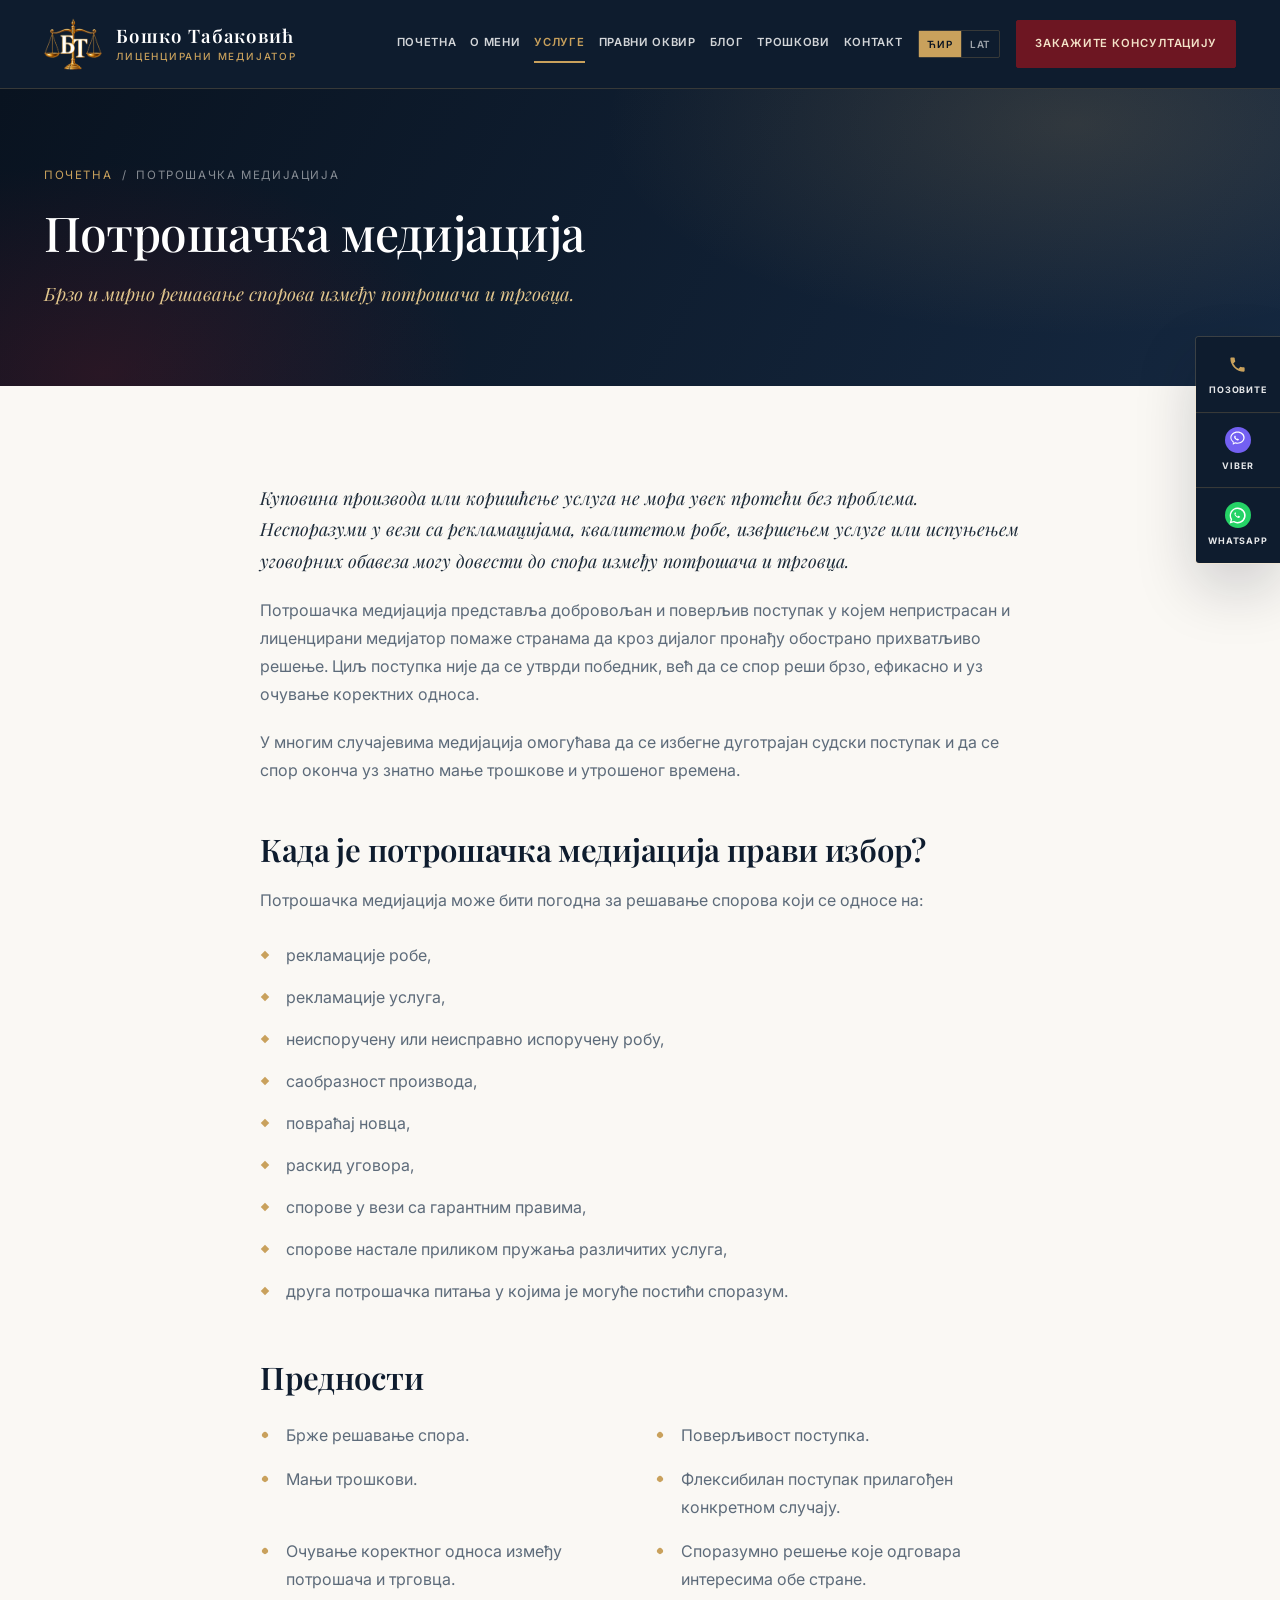
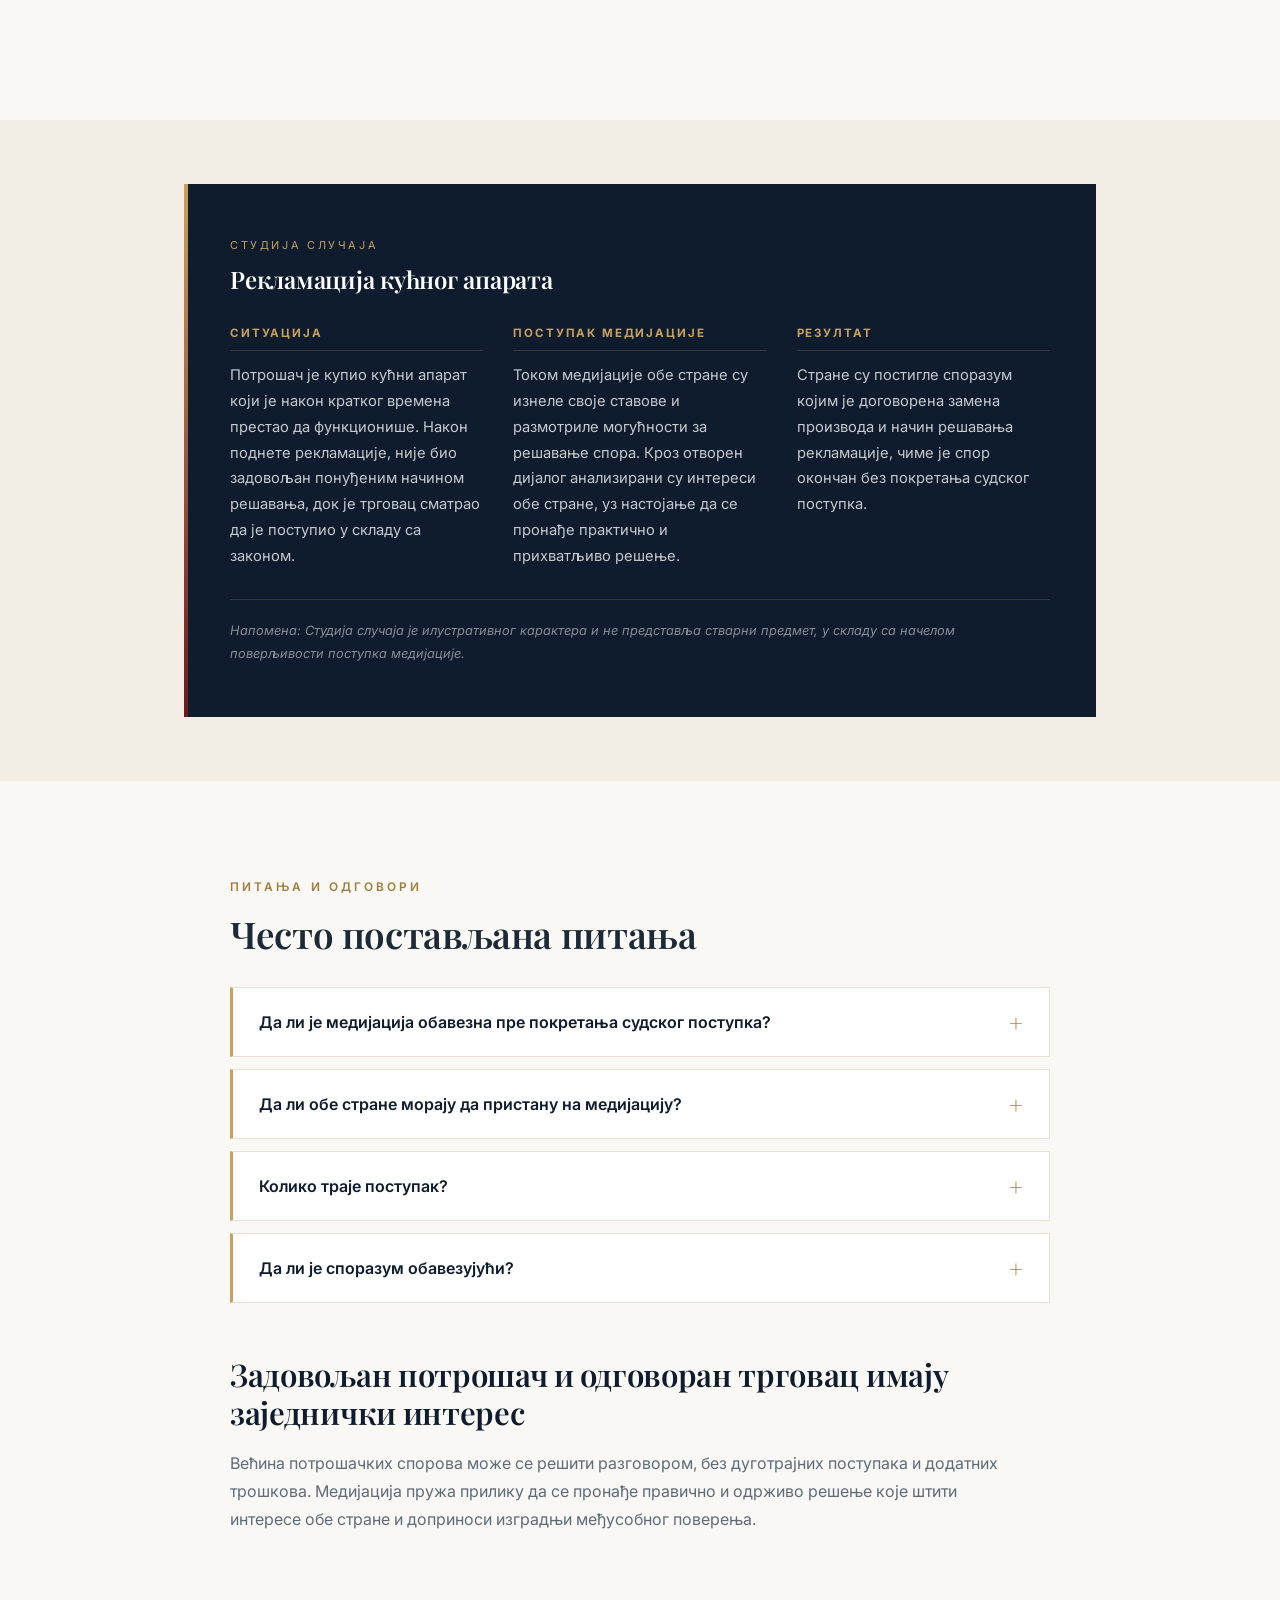
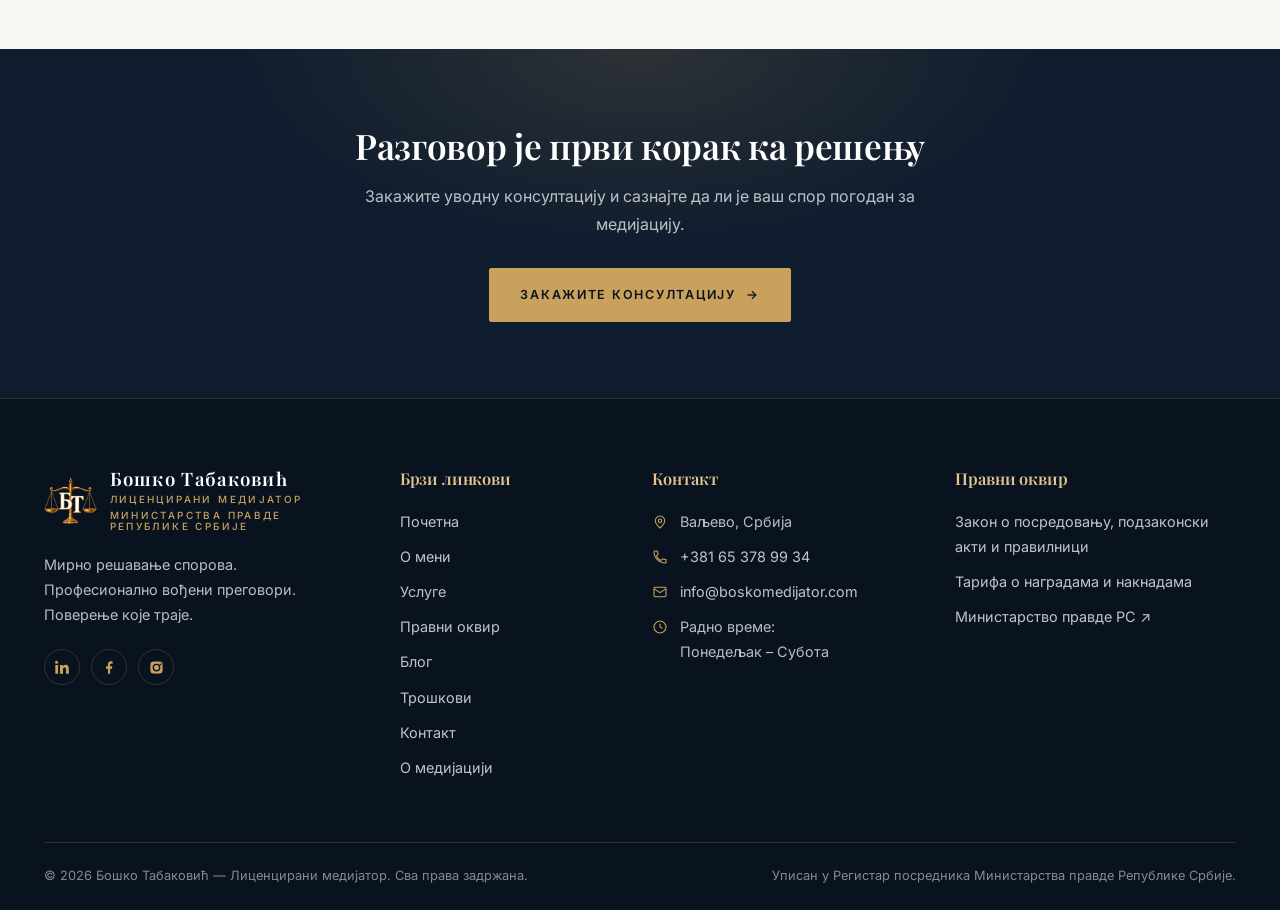
<file: potrosacka-medijacija.html>
<!doctype html>
<html lang="sr-Cyrl">
  <head>
    <meta charset="UTF-8" />
    <meta name="viewport" content="width=device-width,initial-scale=1" />
    <title>
      Потрошачка медијација — рекламације, саобразност, повраћај новца
    </title>
    <meta
      name="description"
      content="Потрошачка медијација: рекламације робе и услуга, саобразност, раскид уговора и гарантна права. Брзо решење без судског поступка."
    />
    <meta
      property="og:title"
      content="Потрошачка медијација — рекламације, саобразност, повраћај новца"
    />
    <meta
      property="og:description"
      content="Потрошачка медијација: рекламације робе и услуга, саобразност, раскид уговора и гарантна права. Брзо решење без судског поступка."
    />
    <meta property="og:type" content="website" />
    <meta
      property="og:image"
      content="https://www.boskomedijator.com/og-image.jpg"
    />
    <meta property="og:image:width" content="1200" />
    <meta property="og:image:height" content="630" />
    <meta property="og:locale" content="sr_RS" />
    <meta name="twitter:card" content="summary_large_image" />
    <link rel="preconnect" href="https://fonts.googleapis.com" />
    <link rel="preconnect" href="https://fonts.gstatic.com" crossorigin />
    <link
      href="https://fonts.googleapis.com/css2?family=Playfair+Display:ital,wght@0,500;0,600;0,700;1,500;1,600&family=Inter:wght@400;500;600;700&display=swap"
      rel="stylesheet"
    />
    <link rel="stylesheet" href="style.css?v=6" />
    <script>
      try {
        if (localStorage.getItem("pismo") === "lat") {
          document.documentElement.classList.add("pismo-lat", "pismo-ceka");
          setTimeout(function () {
            document.documentElement.classList.remove("pismo-ceka");
          }, 1500);
        }
      } catch (e) {}
    </script>
  </head>
  <body>
    <a class="skip" href="#main">Прескочи на садржај</a>
    <header class="site-header">
      <div class="wrap">
        <a class="brand" href="index.html">
          <img class="logo" src="logo.png" alt="" />
          <span class="brand-text">
            <span class="brand-name">Бошко Табаковић</span>
            <span class="brand-role">Лиценцирани медијатор</span>
          </span>
        </a>
        <button
          class="burger"
          id="burger"
          aria-label="Отвори мени"
          aria-expanded="false"
          aria-controls="nav"
        >
          <span></span><span></span><span></span>
        </button>
        <nav class="nav" id="nav">
          <a href="index.html">Почетна</a><a href="o-meni.html">О мени</a
          ><a href="usluge.html" class="active">Услуге</a
          ><a href="pravni-okvir.html">Правни оквир</a
          ><a href="blog.html">Блог</a><a href="troskovi.html">Трошкови</a
          ><a href="kontakt.html">Контакт</a>
        </nav>
        <button
          class="pismo"
          id="pismo"
          type="button"
          data-pismo-skip
          aria-label="Прикажи сајт на латиници"
        >
          <span lang="sr-Cyrl">Ћир</span><span lang="sr-Latn">Lat</span>
        </button>
        <a class="btn btn-burgundy header-cta" href="kontakt.html"
          >Закажите консултацију</a
        >
      </div>
    </header>

    <div class="contact-rail">
      <a href="tel:+381653789934"
        ><span class="ic ic-phone"
          ><svg viewBox="0 0 24 24" width="19" height="19" fill="#c9a15c">
            <path
              d="M6.6 10.8a15.1 15.1 0 0 0 6.6 6.6l2.2-2.2a1 1 0 0 1 1-.2c1.1.4 2.3.6 3.6.6a1 1 0 0 1 1 1V20a1 1 0 0 1-1 1A17 17 0 0 1 3 4a1 1 0 0 1 1-1h3.5a1 1 0 0 1 1 1c0 1.2.2 2.4.6 3.6a1 1 0 0 1-.2 1Z"
            /></svg></span
        >Позовите</a
      >
      <a href="viber://chat?number=%2B381653789934"
        ><span class="ic ic-viber"
          ><svg viewBox="0 0 24 24" width="19" height="19" fill="#fff">
            <path
              d="M12 2C7 2 3 5.4 3 9.6c0 2.3 1.2 4.3 3.1 5.7v3.4l2.9-1.7c1 .2 1.9.4 3 .4 5 0 9-3.4 9-7.8S17 2 12 2Zm0 1.6c4.1 0 7.4 2.7 7.4 6.2S16.1 16 12 16c-1 0-1.9-.1-2.8-.4l-.4-.1-1.6 1v-1.9l-.4-.3C5.2 13.2 4.3 11.5 4.3 9.8c0-3.5 3.5-6.2 7.7-6.2Z"
            />
            <path
              d="M8.6 7.1c.2-.1.5 0 .6.2l.7 1.2c.1.2.1.5-.1.7l-.4.4c.4.8 1 1.4 1.9 1.8l.4-.4c.2-.2.5-.2.7-.1l1.2.7c.2.1.3.4.2.6-.3.7-1 1.1-1.7 1-2-.3-3.9-2-4.4-4-.2-.7.2-1.5.9-2.1Z"
            /></svg></span
        >Viber</a
      >
      <a href="https://wa.me/381653789934"
        ><span class="ic ic-wa"
          ><svg viewBox="0 0 24 24" width="19" height="19" fill="#fff">
            <path
              d="M12 2a10 10 0 0 0-8.6 15L2 22l5.2-1.4A10 10 0 1 0 12 2Zm0 1.8a8.2 8.2 0 1 1-4.2 15.2l-.3-.2-3 .8.8-2.9-.2-.3A8.2 8.2 0 0 1 12 3.8Z"
            />
            <path
              d="M8.9 7.3c.2 0 .4 0 .5.4l.7 1.6c.1.2 0 .4-.1.5l-.5.6c-.1.1-.2.3 0 .5.5.9 1.5 1.8 2.5 2.2.2.1.4.1.5-.1l.5-.6c.1-.2.3-.2.5-.1l1.6.8c.2.1.3.3.2.5-.2.8-1 1.4-1.9 1.5-2.4-.2-4.8-2.5-5.3-4.9-.1-.9.4-1.8 1.2-2.2.1-.1.3-.1.6-.1Z"
            /></svg></span
        >WhatsApp</a
      >
    </div>

    <main id="main">
      <section class="page-hero">
        <div class="wrap">
          <div class="crumbs">
            <a href="index.html">Почетна</a> &nbsp;/&nbsp; Потрошачка медијација
          </div>
          <h1>Потрошачка медијација</h1>
          <p class="sub">
            Брзо и мирно решавање спорова између потрошача и трговца.
          </p>
        </div>
      </section>

      <section class="section bg-cream">
        <div class="wrap">
          <div class="prose" style="max-width: 76ch; margin: 0 auto">
            <p class="strong-lead">
              Куповина производа или коришћење услуга не мора увек протећи без
              проблема. Неспоразуми у вези са рекламацијама, квалитетом робе,
              извршењем услуге или испуњењем уговорних обавеза могу довести до
              спора између потрошача и трговца.
            </p>
            <p>
              Потрошачка медијација представља добровољан и поверљив поступак у
              којем непристрасан и лиценцирани медијатор помаже странама да кроз
              дијалог пронађу обострано прихватљиво решење. Циљ поступка није да
              се утврди победник, већ да се спор реши брзо, ефикасно и уз
              очување коректних односа.
            </p>
            <p>
              У многим случајевима медијација омогућава да се избегне дуготрајан
              судски поступак и да се спор оконча уз знатно мање трошкове и
              утрошеног времена.
            </p>
            <h2>Када је потрошачка медијација прави избор?</h2>
            <p>
              Потрошачка медијација може бити погодна за решавање спорова који
              се односе на:
            </p>
            <ul>
              <li>рекламације робе,</li>
              <li>рекламације услуга,</li>
              <li>неиспоручену или неисправно испоручену робу,</li>
              <li>саобразност производа,</li>
              <li>повраћај новца,</li>
              <li>раскид уговора,</li>
              <li>спорове у вези са гарантним правима,</li>
              <li>спорове настале приликом пружања различитих услуга,</li>
              <li>
                друга потрошачка питања у којима је могуће постићи споразум.
              </li>
            </ul>
            <h2>Предности</h2>
            <ul class="tick-list">
              <li>Брже решавање спора.</li>
              <li>Поверљивост поступка.</li>
              <li>Мањи трошкови.</li>
              <li>Флексибилан поступак прилагођен конкретном случају.</li>
              <li>Очување коректног односа између потрошача и трговца.</li>
              <li>Споразумно решење које одговара интересима обе стране.</li>
            </ul>
          </div>
        </div>
      </section>

      <section class="section-sm bg-cream2">
        <div class="wrap" style="max-width: 1000px">
          <div class="case">
            <div class="case-tag">Студија случаја</div>
            <h3>Рекламација кућног апарата</h3>
            <div class="case-grid">
              <div class="case-block">
                <h4>Ситуација</h4>
                <p>
                  Потрошач је купио кућни апарат који је након кратког времена
                  престао да функционише. Након поднете рекламације, није био
                  задовољан понуђеним начином решавања, док је трговац сматрао
                  да је поступио у складу са законом.
                </p>
              </div>
              <div class="case-block">
                <h4>Поступак медијације</h4>
                <p>
                  Током медијације обе стране су изнеле своје ставове и
                  размотриле могућности за решавање спора. Кроз отворен дијалог
                  анализирани су интереси обе стране, уз настојање да се пронађе
                  практично и прихватљиво решење.
                </p>
              </div>
              <div class="case-block">
                <h4>Резултат</h4>
                <p>
                  Стране су постигле споразум којим је договорена замена
                  производа и начин решавања рекламације, чиме је спор окончан
                  без покретања судског поступка.
                </p>
              </div>
            </div>
            <p class="case-note">
              Напомена: Студија случаја је илустративног карактера и не
              представља стварни предмет, у складу са начелом поверљивости
              поступка медијације.
            </p>
          </div>
        </div>
      </section>

      <section class="section bg-cream">
        <div class="wrap">
          <div style="max-width: 820px; margin: 0 auto">
            <div class="eyebrow">Питања и одговори</div>
            <h2 class="title-md" style="margin-bottom: 30px">
              Често постављана питања
            </h2>
            <div class="faq">
              <details>
                <summary>
                  Да ли је медијација обавезна пре покретања судског поступка?
                </summary>
                <p>
                  Не. Медијација је добровољан поступак, осим ако посебним
                  прописом није другачије одређено.
                </p>
              </details>
              <details>
                <summary>
                  Да ли обе стране морају да пристану на медијацију?
                </summary>
                <p>
                  Да. Поступак се спроводи уз сагласност потрошача и трговца.
                </p>
              </details>
              <details>
                <summary>Колико траје поступак?</summary>
                <p>
                  У већини случајева медијација се завршава кроз један или
                  неколико састанака, у зависности од сложености спора.
                </p>
              </details>
              <details>
                <summary>Да ли је споразум обавезујући?</summary>
                <p>
                  Споразум постигнут у поступку медијације може, под условима
                  прописаним законом, стећи својство извршне исправе.
                </p>
              </details>
            </div>
            <div class="prose" style="margin-top: 52px">
              <h2 style="margin-top: 0">
                Задовољан потрошач и одговоран трговац имају заједнички интерес
              </h2>
              <p>
                Већина потрошачких спорова може се решити разговором, без
                дуготрајних поступака и додатних трошкова. Медијација пружа
                прилику да се пронађе правично и одрживо решење које штити
                интересе обе стране и доприноси изградњи међусобног поверења.
              </p>
            </div>
          </div>
        </div>
      </section>
      <section class="cta-band">
        <div class="wrap">
          <h2>Разговор је први корак ка решењу</h2>
          <p>
            Закажите уводну консултацију и сазнајте да ли је ваш спор погодан за
            медијацију.
          </p>
          <a class="btn btn-gold" href="kontakt.html"
            >Закажите консултацију <span class="arr">&rarr;</span></a
          >
        </div>
      </section>
    </main>

    <footer class="site-footer">
      <div class="wrap">
        <div class="foot-grid">
          <div>
            <div class="foot-brand">
              <img class="logo" src="logo.png" alt="" />
              <span class="brand-text">
                <span class="brand-name">Бошко Табаковић</span>
                <span class="brand-role">Лиценцирани медијатор</span>
                <span class="brand-role"
                  >Министарства правде Републике Србије</span
                >
              </span>
            </div>
            <p>
              Мирно решавање спорова.<br />Професионално вођени преговори.<br />Поверење
              које траје.
            </p>
            <div class="socials">
              <a href="#" aria-label="LinkedIn"
                ><svg viewBox="0 0 24 24">
                  <path
                    d="M4.98 3.5a2.49 2.49 0 1 1-4.98 0 2.49 2.49 0 0 1 4.98 0ZM.5 8H5v14H.5Zm7.5 0h4.3v1.9h.1c.6-1.1 2.1-2.3 4.3-2.3 4.6 0 5.4 3 5.4 6.9V22h-4.5v-6.6c0-1.6 0-3.6-2.2-3.6s-2.6 1.7-2.6 3.5V22H8Z"
                  /></svg
              ></a>
              <a href="#" aria-label="Facebook"
                ><svg viewBox="0 0 24 24">
                  <path
                    d="M13 22v-8h3l.5-4H13V7.5c0-1 .3-1.5 1.6-1.5H17V2.2c-.6-.1-1.7-.2-2.9-.2C11.4 2 9.5 3.7 9.5 6.9V10h-3v4h3v8Z"
                  /></svg
              ></a>
              <a href="#" aria-label="Instagram"
                ><svg viewBox="0 0 24 24">
                  <path
                    d="M12 2.2c3.2 0 3.6 0 4.8.1 3.3.1 4.8 1.7 4.9 4.9.1 1.3.1 1.6.1 4.8s0 3.6-.1 4.8c-.1 3.2-1.7 4.8-4.9 4.9-1.3.1-1.6.1-4.8.1s-3.6 0-4.8-.1c-3.3-.1-4.8-1.7-4.9-4.9-.1-1.2-.1-1.6-.1-4.8s0-3.6.1-4.8C2.4 4 4 2.4 7.2 2.3 8.4 2.2 8.8 2.2 12 2.2Zm0 3.6a6.2 6.2 0 1 0 0 12.4 6.2 6.2 0 0 0 0-12.4Zm0 10.2a4 4 0 1 1 0-8 4 4 0 0 1 0 8Zm6.4-10.4a1.44 1.44 0 1 0 0 2.9 1.44 1.44 0 0 0 0-2.9Z"
                  /></svg
              ></a>
            </div>
          </div>
          <div>
            <h4>Брзи линкови</h4>
            <ul>
              <li><a href="index.html">Почетна</a></li>
              <li><a href="o-meni.html">О мени</a></li>
              <li><a href="usluge.html">Услуге</a></li>
              <li><a href="pravni-okvir.html">Правни оквир</a></li>
              <li><a href="blog.html">Блог</a></li>
              <li><a href="troskovi.html">Трошкови</a></li>
              <li><a href="kontakt.html">Контакт</a></li>
              <li><a href="o-medijaciji.html">О медијацији</a></li>
            </ul>
          </div>
          <div>
            <h4>Контакт</h4>
            <ul class="foot-contact">
              <li>
                <svg viewBox="0 0 24 24">
                  <path d="M12 21s7-6.3 7-11a7 7 0 1 0-14 0c0 4.7 7 11 7 11Z" />
                  <circle cx="12" cy="10" r="2.6" /></svg
                ><span>Ваљево, Србија</span>
              </li>
              <li>
                <svg viewBox="0 0 24 24">
                  <path
                    d="M6.6 10.8a15.1 15.1 0 0 0 6.6 6.6l2.2-2.2a1 1 0 0 1 1-.2c1.1.4 2.3.6 3.6.6a1 1 0 0 1 1 1V20a1 1 0 0 1-1 1A17 17 0 0 1 3 4a1 1 0 0 1 1-1h3.5a1 1 0 0 1 1 1c0 1.2.2 2.4.6 3.6a1 1 0 0 1-.2 1Z"
                  /></svg
                ><a href="tel:+381653789934">+381 65 378 99 34</a>
              </li>
              <li>
                <svg viewBox="0 0 24 24">
                  <rect x="3" y="5" width="18" height="14" rx="2" />
                  <path d="m3 7 9 6 9-6" /></svg
                ><a href="mailto:info@boskomedijator.com"
                  >info@boskomedijator.com</a
                >
              </li>
              <li>
                <svg viewBox="0 0 24 24">
                  <circle cx="12" cy="12" r="9" />
                  <path d="M12 7v5l3.5 2" /></svg
                ><span>Радно време:<br />Понедељак – Субота</span>
              </li>
            </ul>
          </div>
          <div>
            <h4>Правни оквир</h4>
            <ul>
              <li>
                <a href="pravni-okvir.html"
                  >Закон о посредовању, подзаконски акти и правилници</a
                >
              </li>
              <li>
                <a href="troskovi.html">Тарифа о наградама и накнадама</a>
              </li>
              <li>
                <a href="https://mpravde.gov.rs" target="_blank" rel="noopener"
                  >Министарство правде РС &#8599;</a
                >
              </li>
            </ul>
          </div>
        </div>
        <div class="foot-legal">
          <span
            >&copy; <span id="god">2026</span> Бошко Табаковић — Лиценцирани
            медијатор. Сва права задржана.</span
          >
          <span
            >Уписан у Регистар посредника Министарства правде Републике
            Србије.</span
          >
        </div>
      </div>
    </footer>
    <script src="main.js?v=5"></script>
  </body>
</html>
</file>
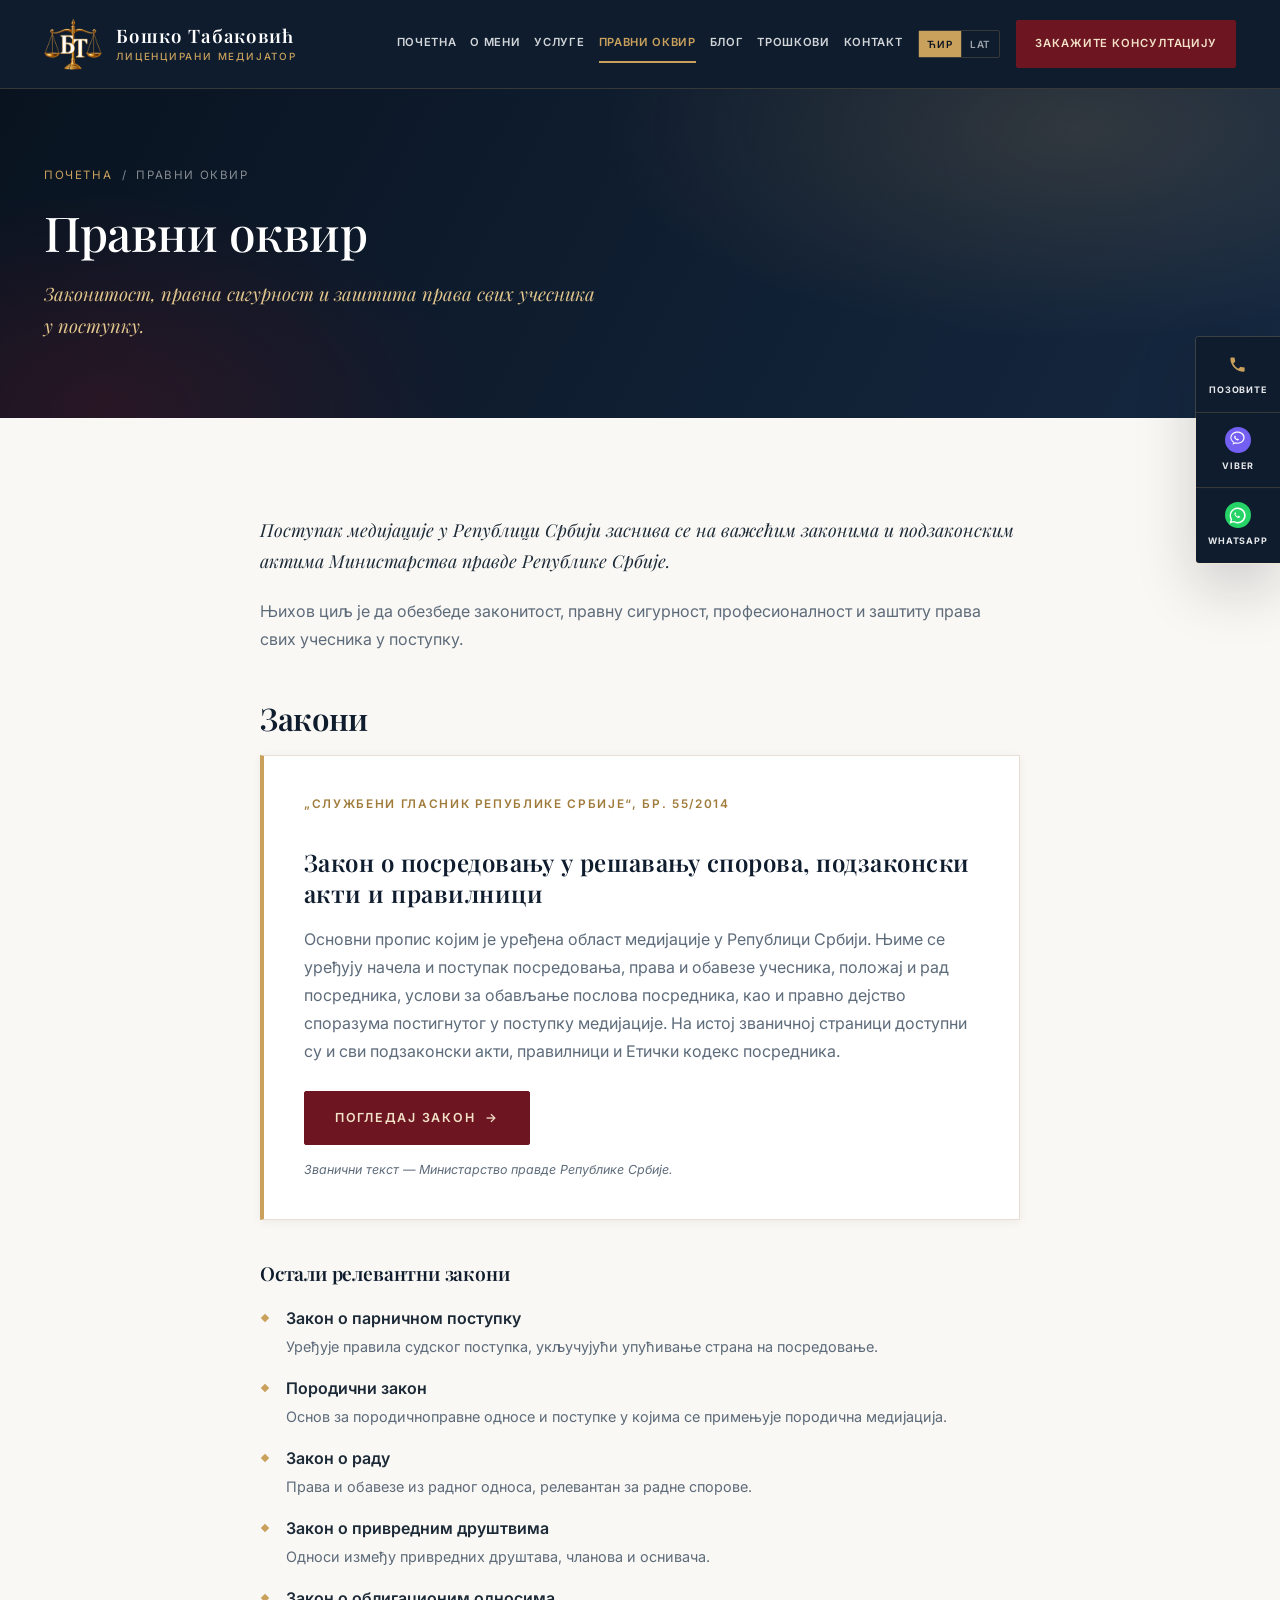
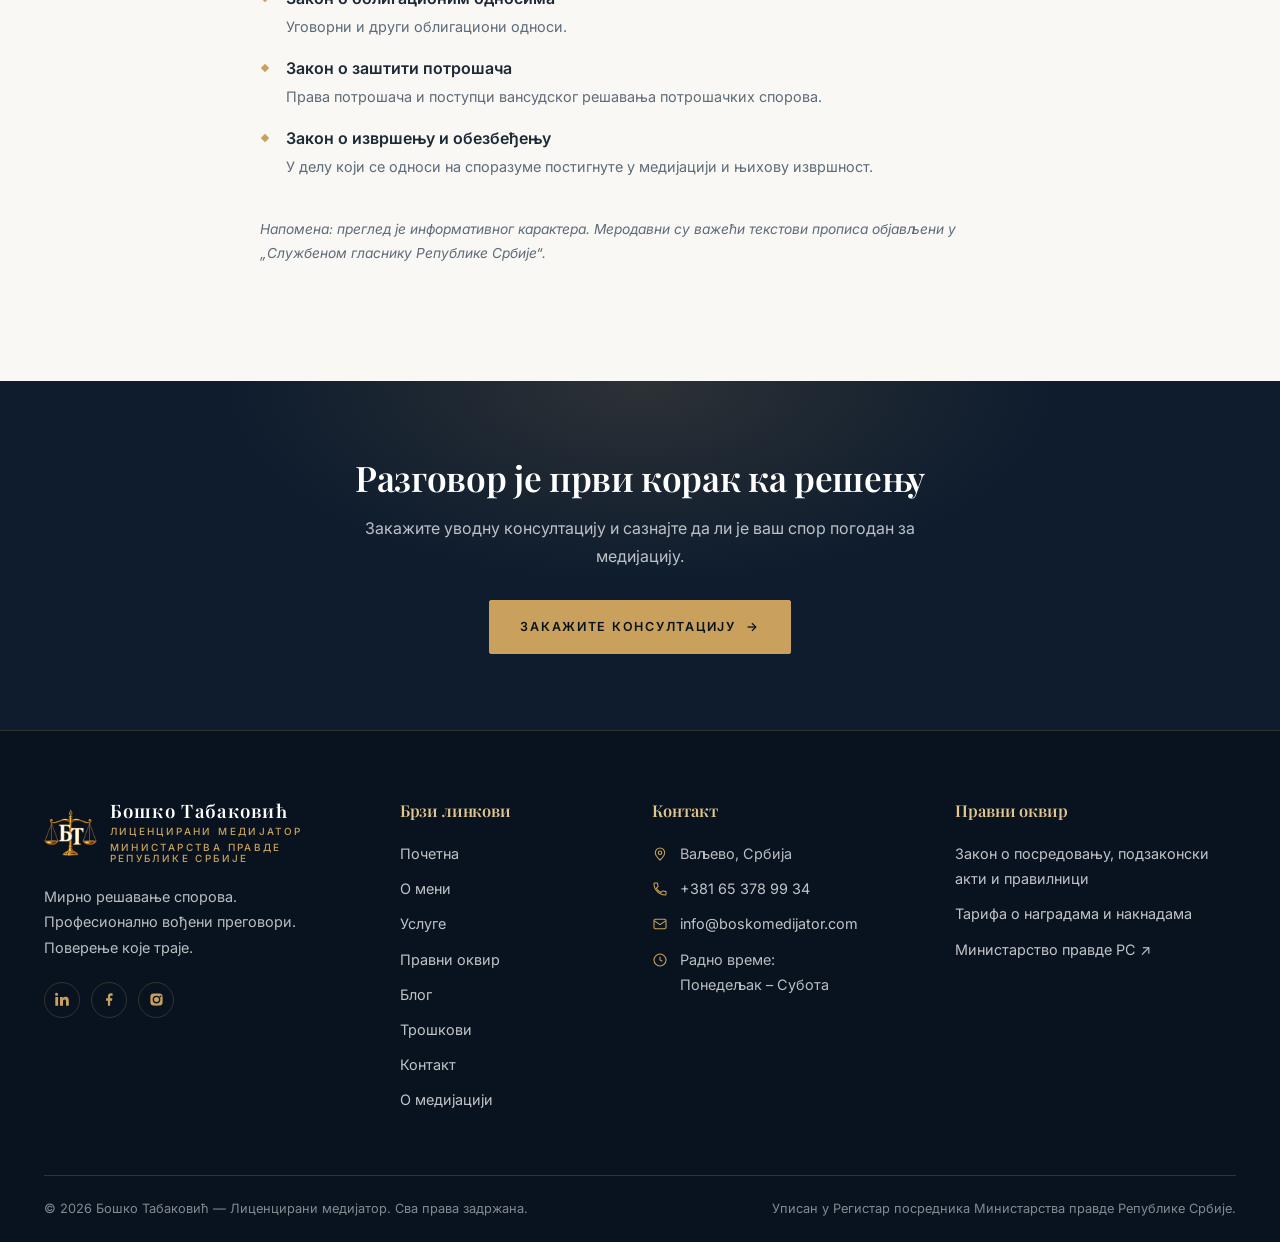
<file: pravni-okvir.html>
<!doctype html>
<html lang="sr-Cyrl">
  <head>
    <meta charset="UTF-8" />
    <meta name="viewport" content="width=device-width,initial-scale=1" />
    <title>Правни оквир медијације у Републици Србији</title>
    <meta
      name="description"
      content="Закон о посредовању у решавању спорова и други прописи релевантни за медијацију у Републици Србији."
    />
    <meta
      property="og:title"
      content="Правни оквир медијације у Републици Србији"
    />
    <meta
      property="og:description"
      content="Закон о посредовању у решавању спорова и други прописи релевантни за медијацију у Републици Србији."
    />
    <meta property="og:type" content="website" />
    <meta
      property="og:image"
      content="https://www.boskomedijator.com/og-image.jpg"
    />
    <meta property="og:image:width" content="1200" />
    <meta property="og:image:height" content="630" />
    <meta property="og:locale" content="sr_RS" />
    <meta name="twitter:card" content="summary_large_image" />
    <link rel="preconnect" href="https://fonts.googleapis.com" />
    <link rel="preconnect" href="https://fonts.gstatic.com" crossorigin />
    <link
      href="https://fonts.googleapis.com/css2?family=Playfair+Display:ital,wght@0,500;0,600;0,700;1,500;1,600&family=Inter:wght@400;500;600;700&display=swap"
      rel="stylesheet"
    />
    <link rel="stylesheet" href="style.css?v=6" />
    <script>
      try {
        if (localStorage.getItem("pismo") === "lat") {
          document.documentElement.classList.add("pismo-lat", "pismo-ceka");
          setTimeout(function () {
            document.documentElement.classList.remove("pismo-ceka");
          }, 1500);
        }
      } catch (e) {}
    </script>
  </head>
  <body>
    <a class="skip" href="#main">Прескочи на садржај</a>
    <header class="site-header">
      <div class="wrap">
        <a class="brand" href="index.html">
          <img class="logo" src="logo.png" alt="" />
          <span class="brand-text">
            <span class="brand-name">Бошко Табаковић</span>
            <span class="brand-role">Лиценцирани медијатор</span>
          </span>
        </a>
        <button
          class="burger"
          id="burger"
          aria-label="Отвори мени"
          aria-expanded="false"
          aria-controls="nav"
        >
          <span></span><span></span><span></span>
        </button>
        <nav class="nav" id="nav">
          <a href="index.html">Почетна</a><a href="o-meni.html">О мени</a
          ><a href="usluge.html">Услуге</a
          ><a href="pravni-okvir.html" class="active">Правни оквир</a
          ><a href="blog.html">Блог</a><a href="troskovi.html">Трошкови</a
          ><a href="kontakt.html">Контакт</a>
        </nav>
        <button
          class="pismo"
          id="pismo"
          type="button"
          data-pismo-skip
          aria-label="Прикажи сајт на латиници"
        >
          <span lang="sr-Cyrl">Ћир</span><span lang="sr-Latn">Lat</span>
        </button>
        <a class="btn btn-burgundy header-cta" href="kontakt.html"
          >Закажите консултацију</a
        >
      </div>
    </header>

    <div class="contact-rail">
      <a href="tel:+381653789934"
        ><span class="ic ic-phone"
          ><svg viewBox="0 0 24 24" width="19" height="19" fill="#c9a15c">
            <path
              d="M6.6 10.8a15.1 15.1 0 0 0 6.6 6.6l2.2-2.2a1 1 0 0 1 1-.2c1.1.4 2.3.6 3.6.6a1 1 0 0 1 1 1V20a1 1 0 0 1-1 1A17 17 0 0 1 3 4a1 1 0 0 1 1-1h3.5a1 1 0 0 1 1 1c0 1.2.2 2.4.6 3.6a1 1 0 0 1-.2 1Z"
            /></svg></span
        >Позовите</a
      >
      <a href="viber://chat?number=%2B381653789934"
        ><span class="ic ic-viber"
          ><svg viewBox="0 0 24 24" width="19" height="19" fill="#fff">
            <path
              d="M12 2C7 2 3 5.4 3 9.6c0 2.3 1.2 4.3 3.1 5.7v3.4l2.9-1.7c1 .2 1.9.4 3 .4 5 0 9-3.4 9-7.8S17 2 12 2Zm0 1.6c4.1 0 7.4 2.7 7.4 6.2S16.1 16 12 16c-1 0-1.9-.1-2.8-.4l-.4-.1-1.6 1v-1.9l-.4-.3C5.2 13.2 4.3 11.5 4.3 9.8c0-3.5 3.5-6.2 7.7-6.2Z"
            />
            <path
              d="M8.6 7.1c.2-.1.5 0 .6.2l.7 1.2c.1.2.1.5-.1.7l-.4.4c.4.8 1 1.4 1.9 1.8l.4-.4c.2-.2.5-.2.7-.1l1.2.7c.2.1.3.4.2.6-.3.7-1 1.1-1.7 1-2-.3-3.9-2-4.4-4-.2-.7.2-1.5.9-2.1Z"
            /></svg></span
        >Viber</a
      >
      <a href="https://wa.me/381653789934"
        ><span class="ic ic-wa"
          ><svg viewBox="0 0 24 24" width="19" height="19" fill="#fff">
            <path
              d="M12 2a10 10 0 0 0-8.6 15L2 22l5.2-1.4A10 10 0 1 0 12 2Zm0 1.8a8.2 8.2 0 1 1-4.2 15.2l-.3-.2-3 .8.8-2.9-.2-.3A8.2 8.2 0 0 1 12 3.8Z"
            />
            <path
              d="M8.9 7.3c.2 0 .4 0 .5.4l.7 1.6c.1.2 0 .4-.1.5l-.5.6c-.1.1-.2.3 0 .5.5.9 1.5 1.8 2.5 2.2.2.1.4.1.5-.1l.5-.6c.1-.2.3-.2.5-.1l1.6.8c.2.1.3.3.2.5-.2.8-1 1.4-1.9 1.5-2.4-.2-4.8-2.5-5.3-4.9-.1-.9.4-1.8 1.2-2.2.1-.1.3-.1.6-.1Z"
            /></svg></span
        >WhatsApp</a
      >
    </div>

    <main id="main">
      <section class="page-hero">
        <div class="wrap">
          <div class="crumbs">
            <a href="index.html">Почетна</a> &nbsp;/&nbsp; Правни оквир
          </div>
          <h1>Правни оквир</h1>
          <p class="sub">
            Законитост, правна сигурност и заштита права свих учесника у
            поступку.
          </p>
        </div>
      </section>

      <section class="section bg-cream">
        <div class="wrap">
          <div class="prose" style="max-width: 76ch; margin: 0 auto">
            <p class="strong-lead">
              Поступак медијације у Републици Србији заснива се на важећим
              законима и подзаконским актима Министарства правде Републике
              Србије.
            </p>
            <p>
              Њихов циљ је да обезбеде законитост, правну сигурност,
              професионалност и заштиту права свих учесника у поступку.
            </p>

            <h2>Закони</h2>

            <div class="law-card">
              <div class="law-glasnik">
                „Службени гласник Републике Србије“, бр. 55/2014
              </div>
              <h3>
                Закон о посредовању у решавању спорова, подзаконски акти и
                правилници
              </h3>
              <p>
                Основни пропис којим је уређена област медијације у Републици
                Србији. Њиме се уређују начела и поступак посредовања, права и
                обавезе учесника, положај и рад посредника, услови за обављање
                послова посредника, као и правно дејство споразума постигнутог у
                поступку медијације. На истој званичној страници доступни су и
                сви подзаконски акти, правилници и Етички кодекс посредника.
              </p>
              <!-- Ako dobijete direktan link do PDF-a, zamenite adresu ispod -->
              <a
                class="btn btn-burgundy"
                href="https://mpravde.gov.rs/posrednici"
                target="_blank"
                rel="noopener"
                >Погледај закон <span class="arr">&rarr;</span></a
              >
              <span class="law-source"
                >Званични текст — Министарство правде Републике Србије.</span
              >
            </div>

            <h3 style="margin-top: 0">Остали релевантни закони</h3>
            <ul>
              <li>
                <strong>Закон о парничном поступку</strong><br /><span
                  style="font-size: 0.9rem"
                  >Уређује правила судског поступка, укључујући упућивање страна
                  на посредовање.</span
                >
              </li>
              <li>
                <strong>Породични закон</strong><br /><span
                  style="font-size: 0.9rem"
                  >Основ за породичноправне односе и поступке у којима се
                  примењује породична медијација.</span
                >
              </li>
              <li>
                <strong>Закон о раду</strong><br /><span
                  style="font-size: 0.9rem"
                  >Права и обавезе из радног односа, релевантан за радне
                  спорове.</span
                >
              </li>
              <li>
                <strong>Закон о привредним друштвима</strong><br /><span
                  style="font-size: 0.9rem"
                  >Односи између привредних друштава, чланова и оснивача.</span
                >
              </li>
              <li>
                <strong>Закон о облигационим односима</strong><br /><span
                  style="font-size: 0.9rem"
                  >Уговорни и други облигациони односи.</span
                >
              </li>
              <li>
                <strong>Закон о заштити потрошача</strong><br /><span
                  style="font-size: 0.9rem"
                  >Права потрошача и поступци вансудског решавања потрошачких
                  спорова.</span
                >
              </li>
              <li>
                <strong>Закон о извршењу и обезбеђењу</strong><br /><span
                  style="font-size: 0.9rem"
                  >У делу који се односи на споразуме постигнуте у медијацији и
                  њихову извршност.</span
                >
              </li>
            </ul>

            <p
              style="
                font-size: 0.86rem;
                color: var(--ink-soft);
                margin-top: 30px;
              "
            >
              <em
                >Напомена: преглед је информативног карактера. Меродавни су
                важећи текстови прописа објављени у „Службеном гласнику
                Републике Србије“.</em
              >
            </p>
          </div>
        </div>
      </section>
      <section class="cta-band">
        <div class="wrap">
          <h2>Разговор је први корак ка решењу</h2>
          <p>
            Закажите уводну консултацију и сазнајте да ли је ваш спор погодан за
            медијацију.
          </p>
          <a class="btn btn-gold" href="kontakt.html"
            >Закажите консултацију <span class="arr">&rarr;</span></a
          >
        </div>
      </section>
    </main>

    <footer class="site-footer">
      <div class="wrap">
        <div class="foot-grid">
          <div>
            <div class="foot-brand">
              <img class="logo" src="logo.png" alt="" />
              <span class="brand-text">
                <span class="brand-name">Бошко Табаковић</span>
                <span class="brand-role">Лиценцирани медијатор</span>
                <span class="brand-role"
                  >Министарства правде Републике Србије</span
                >
              </span>
            </div>
            <p>
              Мирно решавање спорова.<br />Професионално вођени преговори.<br />Поверење
              које траје.
            </p>
            <div class="socials">
              <a href="#" aria-label="LinkedIn"
                ><svg viewBox="0 0 24 24">
                  <path
                    d="M4.98 3.5a2.49 2.49 0 1 1-4.98 0 2.49 2.49 0 0 1 4.98 0ZM.5 8H5v14H.5Zm7.5 0h4.3v1.9h.1c.6-1.1 2.1-2.3 4.3-2.3 4.6 0 5.4 3 5.4 6.9V22h-4.5v-6.6c0-1.6 0-3.6-2.2-3.6s-2.6 1.7-2.6 3.5V22H8Z"
                  /></svg
              ></a>
              <a href="#" aria-label="Facebook"
                ><svg viewBox="0 0 24 24">
                  <path
                    d="M13 22v-8h3l.5-4H13V7.5c0-1 .3-1.5 1.6-1.5H17V2.2c-.6-.1-1.7-.2-2.9-.2C11.4 2 9.5 3.7 9.5 6.9V10h-3v4h3v8Z"
                  /></svg
              ></a>
              <a href="#" aria-label="Instagram"
                ><svg viewBox="0 0 24 24">
                  <path
                    d="M12 2.2c3.2 0 3.6 0 4.8.1 3.3.1 4.8 1.7 4.9 4.9.1 1.3.1 1.6.1 4.8s0 3.6-.1 4.8c-.1 3.2-1.7 4.8-4.9 4.9-1.3.1-1.6.1-4.8.1s-3.6 0-4.8-.1c-3.3-.1-4.8-1.7-4.9-4.9-.1-1.2-.1-1.6-.1-4.8s0-3.6.1-4.8C2.4 4 4 2.4 7.2 2.3 8.4 2.2 8.8 2.2 12 2.2Zm0 3.6a6.2 6.2 0 1 0 0 12.4 6.2 6.2 0 0 0 0-12.4Zm0 10.2a4 4 0 1 1 0-8 4 4 0 0 1 0 8Zm6.4-10.4a1.44 1.44 0 1 0 0 2.9 1.44 1.44 0 0 0 0-2.9Z"
                  /></svg
              ></a>
            </div>
          </div>
          <div>
            <h4>Брзи линкови</h4>
            <ul>
              <li><a href="index.html">Почетна</a></li>
              <li><a href="o-meni.html">О мени</a></li>
              <li><a href="usluge.html">Услуге</a></li>
              <li><a href="pravni-okvir.html">Правни оквир</a></li>
              <li><a href="blog.html">Блог</a></li>
              <li><a href="troskovi.html">Трошкови</a></li>
              <li><a href="kontakt.html">Контакт</a></li>
              <li><a href="o-medijaciji.html">О медијацији</a></li>
            </ul>
          </div>
          <div>
            <h4>Контакт</h4>
            <ul class="foot-contact">
              <li>
                <svg viewBox="0 0 24 24">
                  <path d="M12 21s7-6.3 7-11a7 7 0 1 0-14 0c0 4.7 7 11 7 11Z" />
                  <circle cx="12" cy="10" r="2.6" /></svg
                ><span>Ваљево, Србија</span>
              </li>
              <li>
                <svg viewBox="0 0 24 24">
                  <path
                    d="M6.6 10.8a15.1 15.1 0 0 0 6.6 6.6l2.2-2.2a1 1 0 0 1 1-.2c1.1.4 2.3.6 3.6.6a1 1 0 0 1 1 1V20a1 1 0 0 1-1 1A17 17 0 0 1 3 4a1 1 0 0 1 1-1h3.5a1 1 0 0 1 1 1c0 1.2.2 2.4.6 3.6a1 1 0 0 1-.2 1Z"
                  /></svg
                ><a href="tel:+381653789934">+381 65 378 99 34</a>
              </li>
              <li>
                <svg viewBox="0 0 24 24">
                  <rect x="3" y="5" width="18" height="14" rx="2" />
                  <path d="m3 7 9 6 9-6" /></svg
                ><a href="mailto:info@boskomedijator.com"
                  >info@boskomedijator.com</a
                >
              </li>
              <li>
                <svg viewBox="0 0 24 24">
                  <circle cx="12" cy="12" r="9" />
                  <path d="M12 7v5l3.5 2" /></svg
                ><span>Радно време:<br />Понедељак – Субота</span>
              </li>
            </ul>
          </div>
          <div>
            <h4>Правни оквир</h4>
            <ul>
              <li>
                <a href="pravni-okvir.html"
                  >Закон о посредовању, подзаконски акти и правилници</a
                >
              </li>
              <li>
                <a href="troskovi.html">Тарифа о наградама и накнадама</a>
              </li>
              <li>
                <a href="https://mpravde.gov.rs" target="_blank" rel="noopener"
                  >Министарство правде РС &#8599;</a
                >
              </li>
            </ul>
          </div>
        </div>
        <div class="foot-legal">
          <span
            >&copy; <span id="god">2026</span> Бошко Табаковић — Лиценцирани
            медијатор. Сва права задржана.</span
          >
          <span
            >Уписан у Регистар посредника Министарства правде Републике
            Србије.</span
          >
        </div>
      </div>
    </footer>
    <script src="main.js?v=5"></script>
  </body>
</html>
</file>
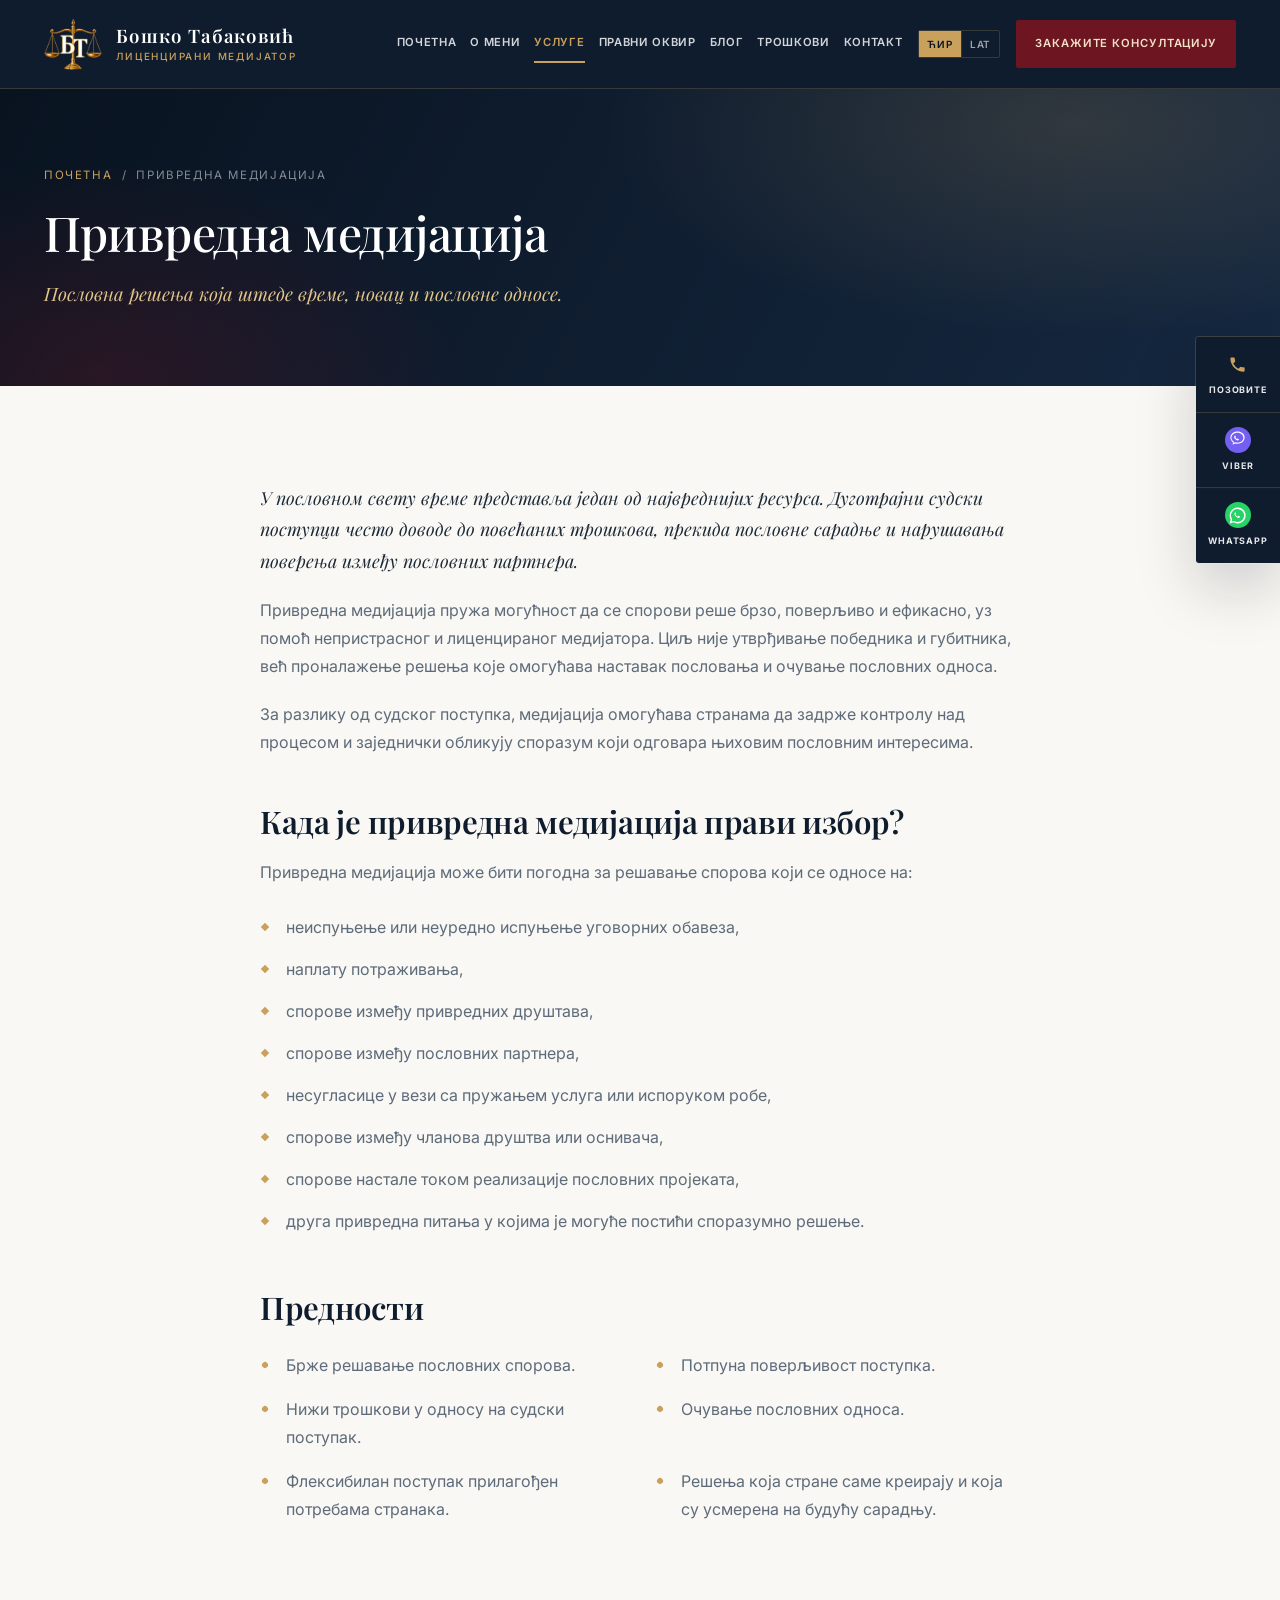
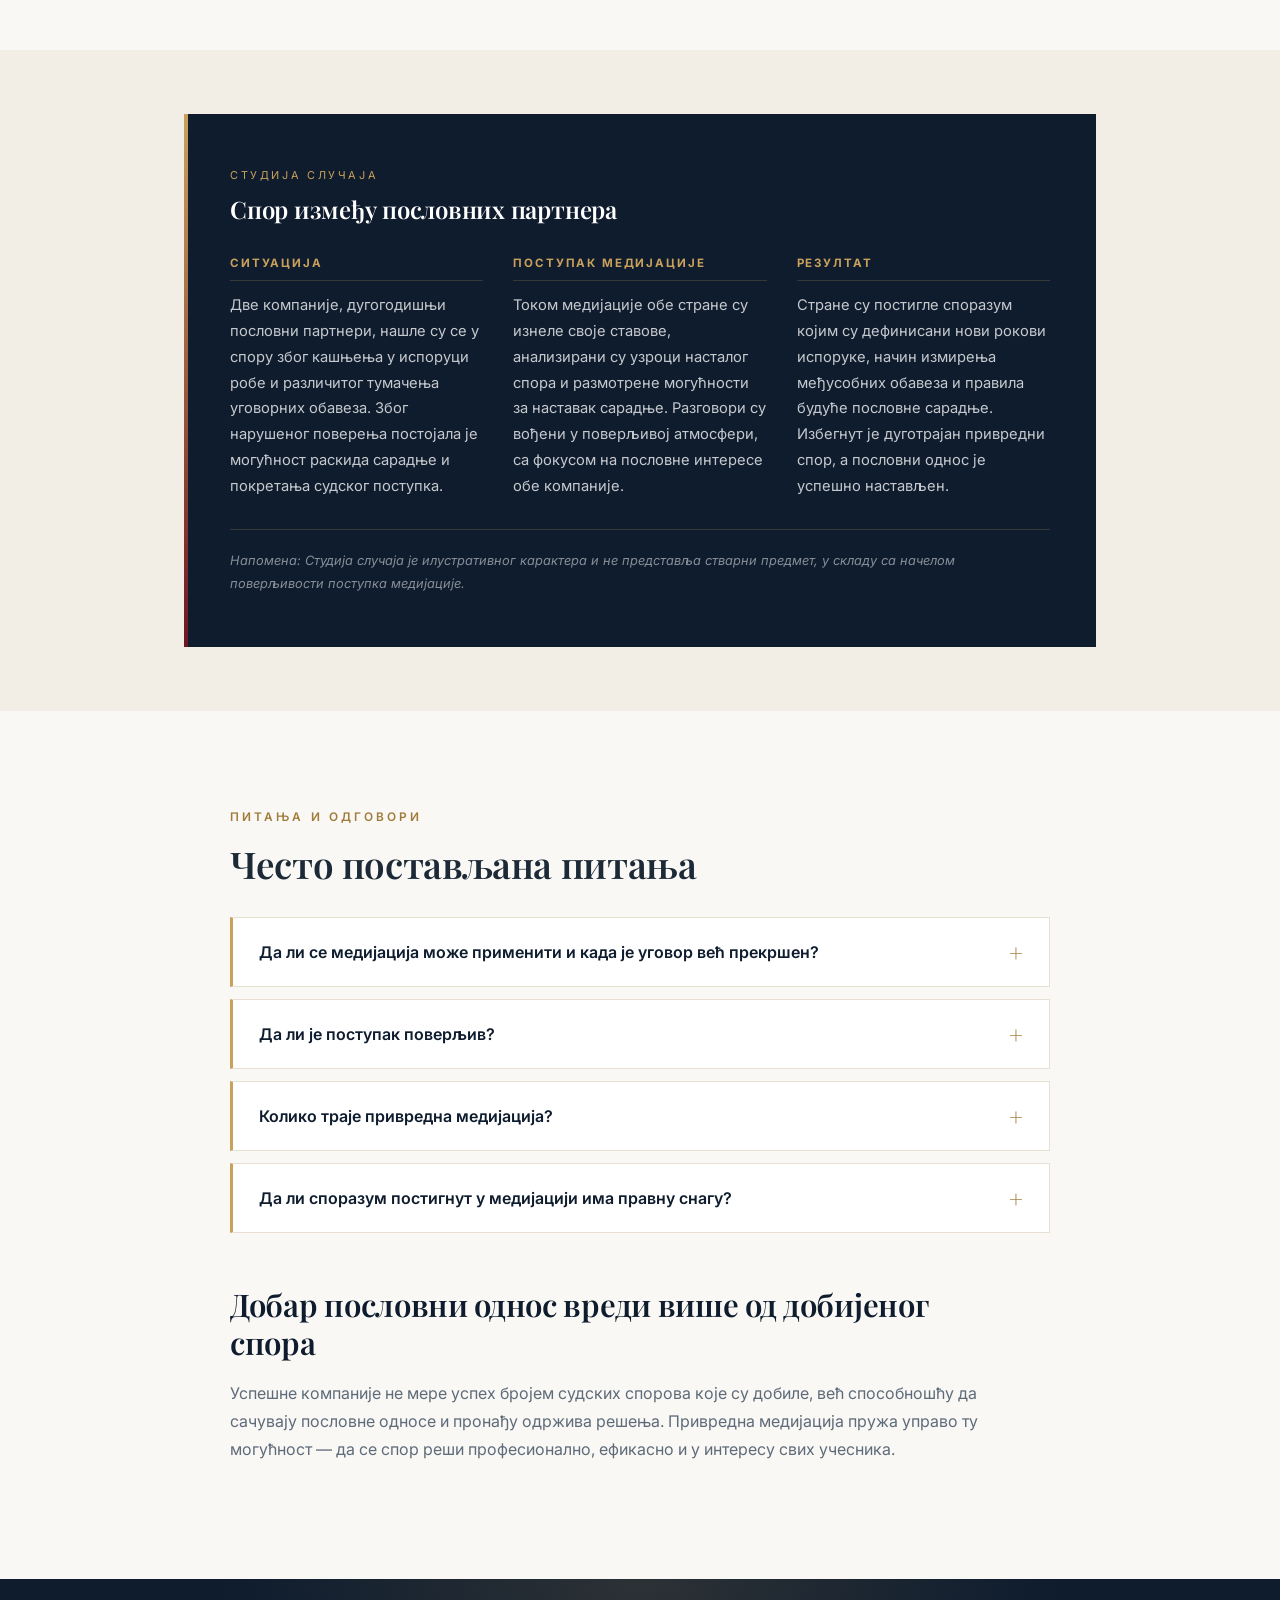
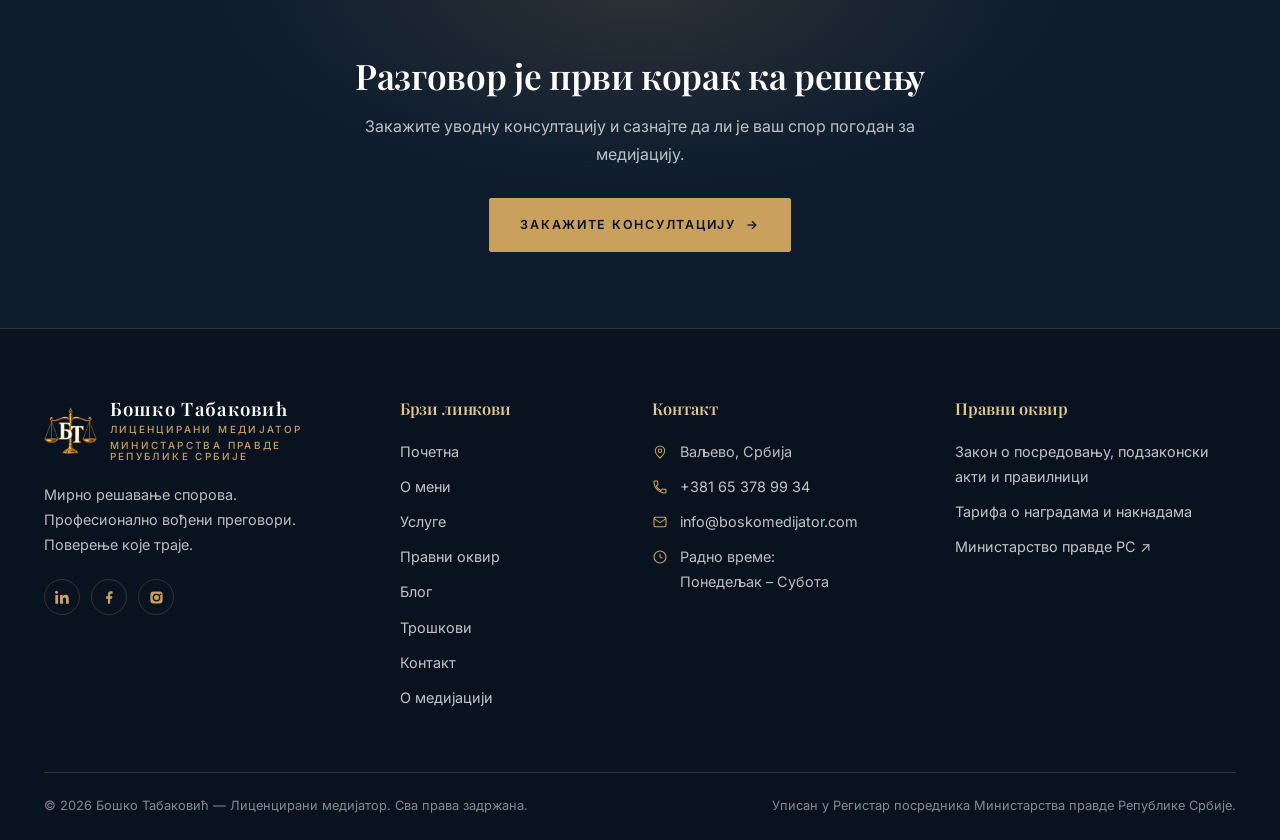
<file: privredna-medijacija.html>
<!doctype html>
<html lang="sr-Cyrl">
  <head>
    <meta charset="UTF-8" />
    <meta name="viewport" content="width=device-width,initial-scale=1" />
    <title>Привредна медијација — пословни спорови и наплата потраживања</title>
    <meta
      name="description"
      content="Привредна медијација: уговорни спорови, наплата потраживања, спорови између пословних партнера и оснивача. Брзо, поверљиво и уз очување сарадње."
    />
    <meta
      property="og:title"
      content="Привредна медијација — пословни спорови и наплата потраживања"
    />
    <meta
      property="og:description"
      content="Привредна медијација: уговорни спорови, наплата потраживања, спорови између пословних партнера и оснивача. Брзо, поверљиво и уз очување сарадње."
    />
    <meta property="og:type" content="website" />
    <meta
      property="og:image"
      content="https://www.boskomedijator.com/og-image.jpg"
    />
    <meta property="og:image:width" content="1200" />
    <meta property="og:image:height" content="630" />
    <meta property="og:locale" content="sr_RS" />
    <meta name="twitter:card" content="summary_large_image" />
    <link rel="preconnect" href="https://fonts.googleapis.com" />
    <link rel="preconnect" href="https://fonts.gstatic.com" crossorigin />
    <link
      href="https://fonts.googleapis.com/css2?family=Playfair+Display:ital,wght@0,500;0,600;0,700;1,500;1,600&family=Inter:wght@400;500;600;700&display=swap"
      rel="stylesheet"
    />
    <link rel="stylesheet" href="style.css?v=6" />
    <script>
      try {
        if (localStorage.getItem("pismo") === "lat") {
          document.documentElement.classList.add("pismo-lat", "pismo-ceka");
          setTimeout(function () {
            document.documentElement.classList.remove("pismo-ceka");
          }, 1500);
        }
      } catch (e) {}
    </script>
  </head>
  <body>
    <a class="skip" href="#main">Прескочи на садржај</a>
    <header class="site-header">
      <div class="wrap">
        <a class="brand" href="index.html">
          <img class="logo" src="logo.png" alt="" />
          <span class="brand-text">
            <span class="brand-name">Бошко Табаковић</span>
            <span class="brand-role">Лиценцирани медијатор</span>
          </span>
        </a>
        <button
          class="burger"
          id="burger"
          aria-label="Отвори мени"
          aria-expanded="false"
          aria-controls="nav"
        >
          <span></span><span></span><span></span>
        </button>
        <nav class="nav" id="nav">
          <a href="index.html">Почетна</a><a href="o-meni.html">О мени</a
          ><a href="usluge.html" class="active">Услуге</a
          ><a href="pravni-okvir.html">Правни оквир</a
          ><a href="blog.html">Блог</a><a href="troskovi.html">Трошкови</a
          ><a href="kontakt.html">Контакт</a>
        </nav>
        <button
          class="pismo"
          id="pismo"
          type="button"
          data-pismo-skip
          aria-label="Прикажи сајт на латиници"
        >
          <span lang="sr-Cyrl">Ћир</span><span lang="sr-Latn">Lat</span>
        </button>
        <a class="btn btn-burgundy header-cta" href="kontakt.html"
          >Закажите консултацију</a
        >
      </div>
    </header>

    <div class="contact-rail">
      <a href="tel:+381653789934"
        ><span class="ic ic-phone"
          ><svg viewBox="0 0 24 24" width="19" height="19" fill="#c9a15c">
            <path
              d="M6.6 10.8a15.1 15.1 0 0 0 6.6 6.6l2.2-2.2a1 1 0 0 1 1-.2c1.1.4 2.3.6 3.6.6a1 1 0 0 1 1 1V20a1 1 0 0 1-1 1A17 17 0 0 1 3 4a1 1 0 0 1 1-1h3.5a1 1 0 0 1 1 1c0 1.2.2 2.4.6 3.6a1 1 0 0 1-.2 1Z"
            /></svg></span
        >Позовите</a
      >
      <a href="viber://chat?number=%2B381653789934"
        ><span class="ic ic-viber"
          ><svg viewBox="0 0 24 24" width="19" height="19" fill="#fff">
            <path
              d="M12 2C7 2 3 5.4 3 9.6c0 2.3 1.2 4.3 3.1 5.7v3.4l2.9-1.7c1 .2 1.9.4 3 .4 5 0 9-3.4 9-7.8S17 2 12 2Zm0 1.6c4.1 0 7.4 2.7 7.4 6.2S16.1 16 12 16c-1 0-1.9-.1-2.8-.4l-.4-.1-1.6 1v-1.9l-.4-.3C5.2 13.2 4.3 11.5 4.3 9.8c0-3.5 3.5-6.2 7.7-6.2Z"
            />
            <path
              d="M8.6 7.1c.2-.1.5 0 .6.2l.7 1.2c.1.2.1.5-.1.7l-.4.4c.4.8 1 1.4 1.9 1.8l.4-.4c.2-.2.5-.2.7-.1l1.2.7c.2.1.3.4.2.6-.3.7-1 1.1-1.7 1-2-.3-3.9-2-4.4-4-.2-.7.2-1.5.9-2.1Z"
            /></svg></span
        >Viber</a
      >
      <a href="https://wa.me/381653789934"
        ><span class="ic ic-wa"
          ><svg viewBox="0 0 24 24" width="19" height="19" fill="#fff">
            <path
              d="M12 2a10 10 0 0 0-8.6 15L2 22l5.2-1.4A10 10 0 1 0 12 2Zm0 1.8a8.2 8.2 0 1 1-4.2 15.2l-.3-.2-3 .8.8-2.9-.2-.3A8.2 8.2 0 0 1 12 3.8Z"
            />
            <path
              d="M8.9 7.3c.2 0 .4 0 .5.4l.7 1.6c.1.2 0 .4-.1.5l-.5.6c-.1.1-.2.3 0 .5.5.9 1.5 1.8 2.5 2.2.2.1.4.1.5-.1l.5-.6c.1-.2.3-.2.5-.1l1.6.8c.2.1.3.3.2.5-.2.8-1 1.4-1.9 1.5-2.4-.2-4.8-2.5-5.3-4.9-.1-.9.4-1.8 1.2-2.2.1-.1.3-.1.6-.1Z"
            /></svg></span
        >WhatsApp</a
      >
    </div>

    <main id="main">
      <section class="page-hero">
        <div class="wrap">
          <div class="crumbs">
            <a href="index.html">Почетна</a> &nbsp;/&nbsp; Привредна медијација
          </div>
          <h1>Привредна медијација</h1>
          <p class="sub">
            Пословна решења која штеде време, новац и пословне односе.
          </p>
        </div>
      </section>

      <section class="section bg-cream">
        <div class="wrap">
          <div class="prose" style="max-width: 76ch; margin: 0 auto">
            <p class="strong-lead">
              У пословном свету време представља један од највреднијих ресурса.
              Дуготрајни судски поступци често доводе до повећаних трошкова,
              прекида пословне сарадње и нарушавања поверења између пословних
              партнера.
            </p>
            <p>
              Привредна медијација пружа могућност да се спорови реше брзо,
              поверљиво и ефикасно, уз помоћ непристрасног и лиценцираног
              медијатора. Циљ није утврђивање победника и губитника, већ
              проналажење решења које омогућава наставак пословања и очување
              пословних односа.
            </p>
            <p>
              За разлику од судског поступка, медијација омогућава странама да
              задрже контролу над процесом и заједнички обликују споразум који
              одговара њиховим пословним интересима.
            </p>
            <h2>Када је привредна медијација прави избор?</h2>
            <p>
              Привредна медијација може бити погодна за решавање спорова који се
              односе на:
            </p>
            <ul>
              <li>неиспуњење или неуредно испуњење уговорних обавеза,</li>
              <li>наплату потраживања,</li>
              <li>спорове између привредних друштава,</li>
              <li>спорове између пословних партнера,</li>
              <li>несугласице у вези са пружањем услуга или испоруком робе,</li>
              <li>спорове између чланова друштва или оснивача,</li>
              <li>спорове настале током реализације пословних пројеката,</li>
              <li>
                друга привредна питања у којима је могуће постићи споразумно
                решење.
              </li>
            </ul>
            <h2>Предности</h2>
            <ul class="tick-list">
              <li>Брже решавање пословних спорова.</li>
              <li>Потпуна поверљивост поступка.</li>
              <li>Нижи трошкови у односу на судски поступак.</li>
              <li>Очување пословних односа.</li>
              <li>Флексибилан поступак прилагођен потребама странака.</li>
              <li>
                Решења која стране саме креирају и која су усмерена на будућу
                сарадњу.
              </li>
            </ul>
          </div>
        </div>
      </section>

      <section class="section-sm bg-cream2">
        <div class="wrap" style="max-width: 1000px">
          <div class="case">
            <div class="case-tag">Студија случаја</div>
            <h3>Спор између пословних партнера</h3>
            <div class="case-grid">
              <div class="case-block">
                <h4>Ситуација</h4>
                <p>
                  Две компаније, дугогодишњи пословни партнери, нашле су се у
                  спору због кашњења у испоруци робе и различитог тумачења
                  уговорних обавеза. Због нарушеног поверења постојала је
                  могућност раскида сарадње и покретања судског поступка.
                </p>
              </div>
              <div class="case-block">
                <h4>Поступак медијације</h4>
                <p>
                  Током медијације обе стране су изнеле своје ставове,
                  анализирани су узроци насталог спора и размотрене могућности
                  за наставак сарадње. Разговори су вођени у поверљивој
                  атмосфери, са фокусом на пословне интересе обе компаније.
                </p>
              </div>
              <div class="case-block">
                <h4>Резултат</h4>
                <p>
                  Стране су постигле споразум којим су дефинисани нови рокови
                  испоруке, начин измирења међусобних обавеза и правила будуће
                  пословне сарадње. Избегнут је дуготрајан привредни спор, а
                  пословни однос је успешно настављен.
                </p>
              </div>
            </div>
            <p class="case-note">
              Напомена: Студија случаја је илустративног карактера и не
              представља стварни предмет, у складу са начелом поверљивости
              поступка медијације.
            </p>
          </div>
        </div>
      </section>

      <section class="section bg-cream">
        <div class="wrap">
          <div style="max-width: 820px; margin: 0 auto">
            <div class="eyebrow">Питања и одговори</div>
            <h2 class="title-md" style="margin-bottom: 30px">
              Често постављана питања
            </h2>
            <div class="faq">
              <details>
                <summary>
                  Да ли се медијација може применити и када је уговор већ
                  прекршен?
                </summary>
                <p>
                  Да. У многим случајевима управо након настанка спора
                  медијација омогућава странама да пронађу прихватљиво решење и
                  наставе пословну сарадњу.
                </p>
              </details>
              <details>
                <summary>Да ли је поступак поверљив?</summary>
                <p>
                  Да. Све информације, документација и преговори вођени током
                  медијације остају поверљиви, у складу са законом.
                </p>
              </details>
              <details>
                <summary>Колико траје привредна медијација?</summary>
                <p>
                  Трајање зависи од сложености спора, али се у пракси најчешће
                  окончава знатно брже од судског поступка.
                </p>
              </details>
              <details>
                <summary>
                  Да ли споразум постигнут у медијацији има правну снагу?
                </summary>
                <p>
                  Споразум закључен у поступку медијације може, под условима
                  прописаним законом, стећи својство извршне исправе.
                </p>
              </details>
            </div>
            <div class="prose" style="margin-top: 52px">
              <h2 style="margin-top: 0">
                Добар пословни однос вреди више од добијеног спора
              </h2>
              <p>
                Успешне компаније не мере успех бројем судских спорова које су
                добиле, већ способношћу да сачувају пословне односе и пронађу
                одржива решења. Привредна медијација пружа управо ту могућност —
                да се спор реши професионално, ефикасно и у интересу свих
                учесника.
              </p>
            </div>
          </div>
        </div>
      </section>
      <section class="cta-band">
        <div class="wrap">
          <h2>Разговор је први корак ка решењу</h2>
          <p>
            Закажите уводну консултацију и сазнајте да ли је ваш спор погодан за
            медијацију.
          </p>
          <a class="btn btn-gold" href="kontakt.html"
            >Закажите консултацију <span class="arr">&rarr;</span></a
          >
        </div>
      </section>
    </main>

    <footer class="site-footer">
      <div class="wrap">
        <div class="foot-grid">
          <div>
            <div class="foot-brand">
              <img class="logo" src="logo.png" alt="" />
              <span class="brand-text">
                <span class="brand-name">Бошко Табаковић</span>
                <span class="brand-role">Лиценцирани медијатор</span>
                <span class="brand-role"
                  >Министарства правде Републике Србије</span
                >
              </span>
            </div>
            <p>
              Мирно решавање спорова.<br />Професионално вођени преговори.<br />Поверење
              које траје.
            </p>
            <div class="socials">
              <a href="#" aria-label="LinkedIn"
                ><svg viewBox="0 0 24 24">
                  <path
                    d="M4.98 3.5a2.49 2.49 0 1 1-4.98 0 2.49 2.49 0 0 1 4.98 0ZM.5 8H5v14H.5Zm7.5 0h4.3v1.9h.1c.6-1.1 2.1-2.3 4.3-2.3 4.6 0 5.4 3 5.4 6.9V22h-4.5v-6.6c0-1.6 0-3.6-2.2-3.6s-2.6 1.7-2.6 3.5V22H8Z"
                  /></svg
              ></a>
              <a href="#" aria-label="Facebook"
                ><svg viewBox="0 0 24 24">
                  <path
                    d="M13 22v-8h3l.5-4H13V7.5c0-1 .3-1.5 1.6-1.5H17V2.2c-.6-.1-1.7-.2-2.9-.2C11.4 2 9.5 3.7 9.5 6.9V10h-3v4h3v8Z"
                  /></svg
              ></a>
              <a href="#" aria-label="Instagram"
                ><svg viewBox="0 0 24 24">
                  <path
                    d="M12 2.2c3.2 0 3.6 0 4.8.1 3.3.1 4.8 1.7 4.9 4.9.1 1.3.1 1.6.1 4.8s0 3.6-.1 4.8c-.1 3.2-1.7 4.8-4.9 4.9-1.3.1-1.6.1-4.8.1s-3.6 0-4.8-.1c-3.3-.1-4.8-1.7-4.9-4.9-.1-1.2-.1-1.6-.1-4.8s0-3.6.1-4.8C2.4 4 4 2.4 7.2 2.3 8.4 2.2 8.8 2.2 12 2.2Zm0 3.6a6.2 6.2 0 1 0 0 12.4 6.2 6.2 0 0 0 0-12.4Zm0 10.2a4 4 0 1 1 0-8 4 4 0 0 1 0 8Zm6.4-10.4a1.44 1.44 0 1 0 0 2.9 1.44 1.44 0 0 0 0-2.9Z"
                  /></svg
              ></a>
            </div>
          </div>
          <div>
            <h4>Брзи линкови</h4>
            <ul>
              <li><a href="index.html">Почетна</a></li>
              <li><a href="o-meni.html">О мени</a></li>
              <li><a href="usluge.html">Услуге</a></li>
              <li><a href="pravni-okvir.html">Правни оквир</a></li>
              <li><a href="blog.html">Блог</a></li>
              <li><a href="troskovi.html">Трошкови</a></li>
              <li><a href="kontakt.html">Контакт</a></li>
              <li><a href="o-medijaciji.html">О медијацији</a></li>
            </ul>
          </div>
          <div>
            <h4>Контакт</h4>
            <ul class="foot-contact">
              <li>
                <svg viewBox="0 0 24 24">
                  <path d="M12 21s7-6.3 7-11a7 7 0 1 0-14 0c0 4.7 7 11 7 11Z" />
                  <circle cx="12" cy="10" r="2.6" /></svg
                ><span>Ваљево, Србија</span>
              </li>
              <li>
                <svg viewBox="0 0 24 24">
                  <path
                    d="M6.6 10.8a15.1 15.1 0 0 0 6.6 6.6l2.2-2.2a1 1 0 0 1 1-.2c1.1.4 2.3.6 3.6.6a1 1 0 0 1 1 1V20a1 1 0 0 1-1 1A17 17 0 0 1 3 4a1 1 0 0 1 1-1h3.5a1 1 0 0 1 1 1c0 1.2.2 2.4.6 3.6a1 1 0 0 1-.2 1Z"
                  /></svg
                ><a href="tel:+381653789934">+381 65 378 99 34</a>
              </li>
              <li>
                <svg viewBox="0 0 24 24">
                  <rect x="3" y="5" width="18" height="14" rx="2" />
                  <path d="m3 7 9 6 9-6" /></svg
                ><a href="mailto:info@boskomedijator.com"
                  >info@boskomedijator.com</a
                >
              </li>
              <li>
                <svg viewBox="0 0 24 24">
                  <circle cx="12" cy="12" r="9" />
                  <path d="M12 7v5l3.5 2" /></svg
                ><span>Радно време:<br />Понедељак – Субота</span>
              </li>
            </ul>
          </div>
          <div>
            <h4>Правни оквир</h4>
            <ul>
              <li>
                <a href="pravni-okvir.html"
                  >Закон о посредовању, подзаконски акти и правилници</a
                >
              </li>
              <li>
                <a href="troskovi.html">Тарифа о наградама и накнадама</a>
              </li>
              <li>
                <a href="https://mpravde.gov.rs" target="_blank" rel="noopener"
                  >Министарство правде РС &#8599;</a
                >
              </li>
            </ul>
          </div>
        </div>
        <div class="foot-legal">
          <span
            >&copy; <span id="god">2026</span> Бошко Табаковић — Лиценцирани
            медијатор. Сва права задржана.</span
          >
          <span
            >Уписан у Регистар посредника Министарства правде Републике
            Србије.</span
          >
        </div>
      </div>
    </footer>
    <script src="main.js?v=5"></script>
  </body>
</html>
</file>
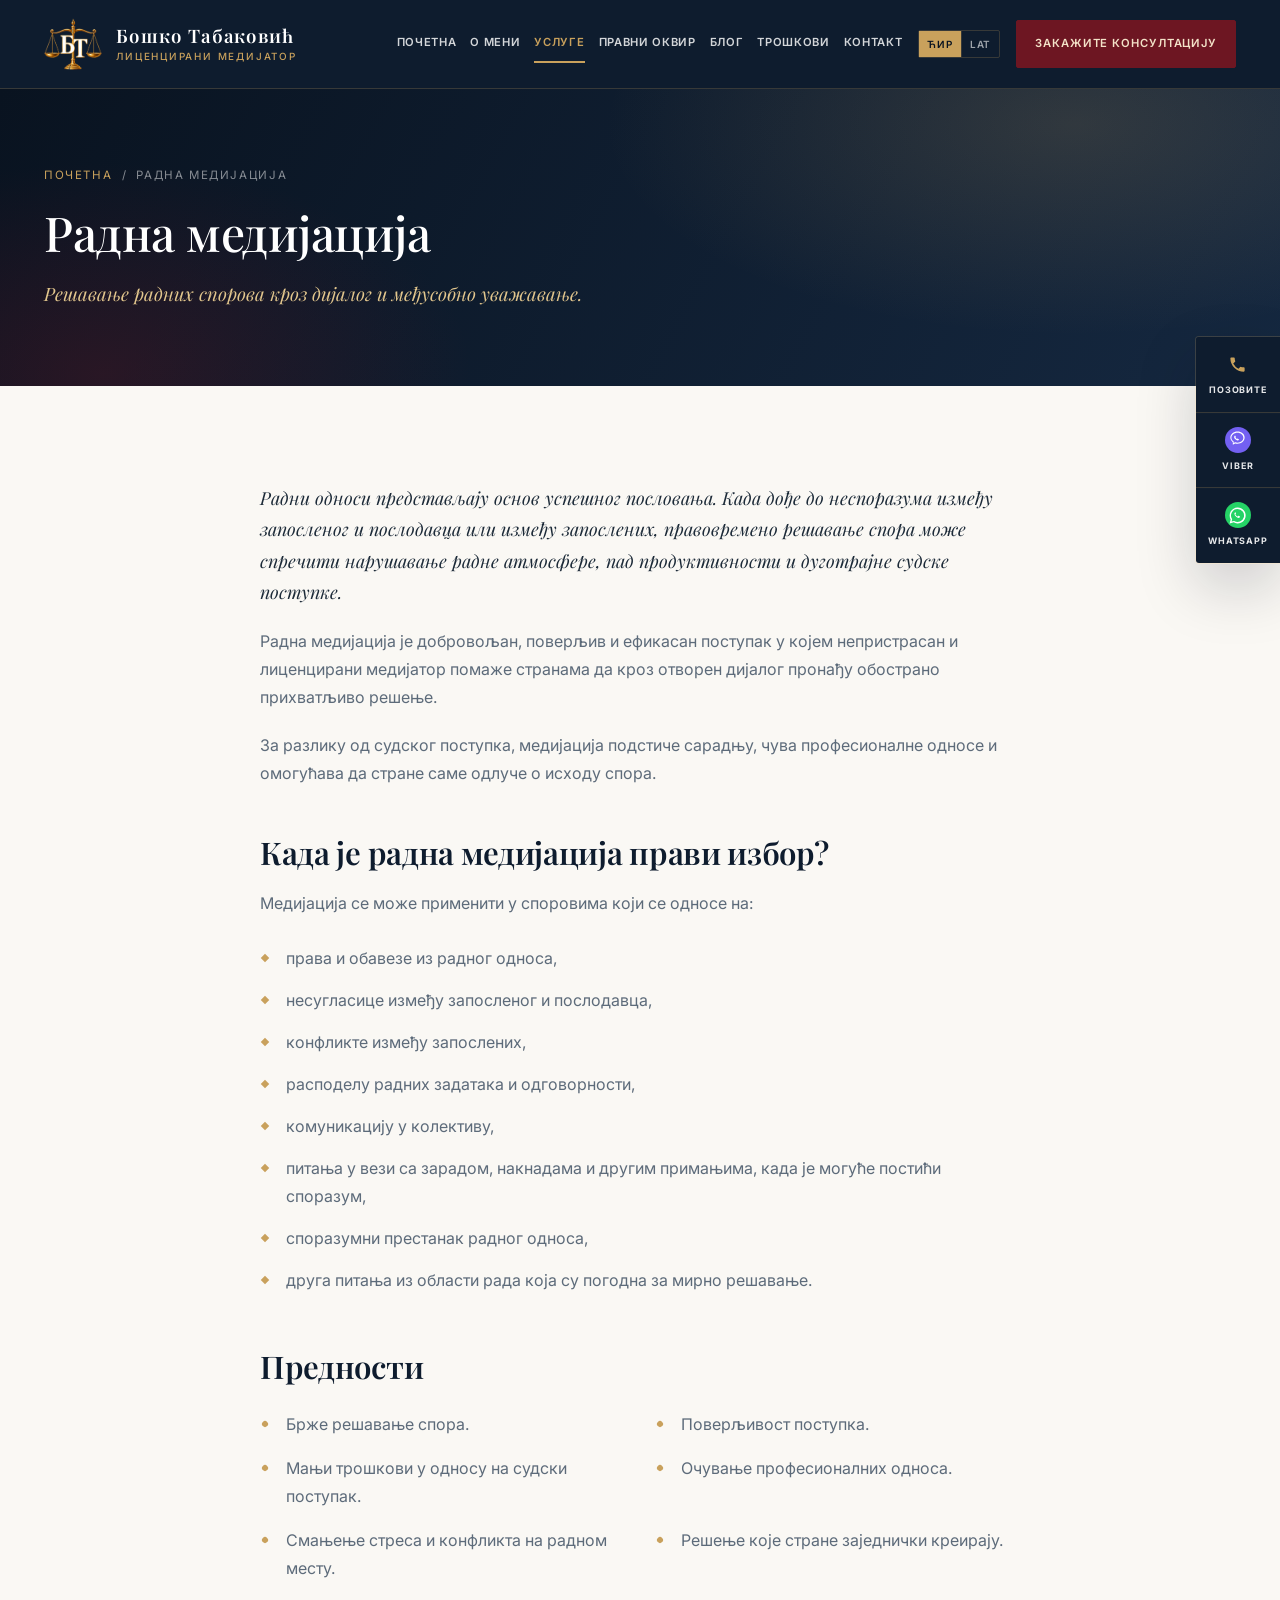
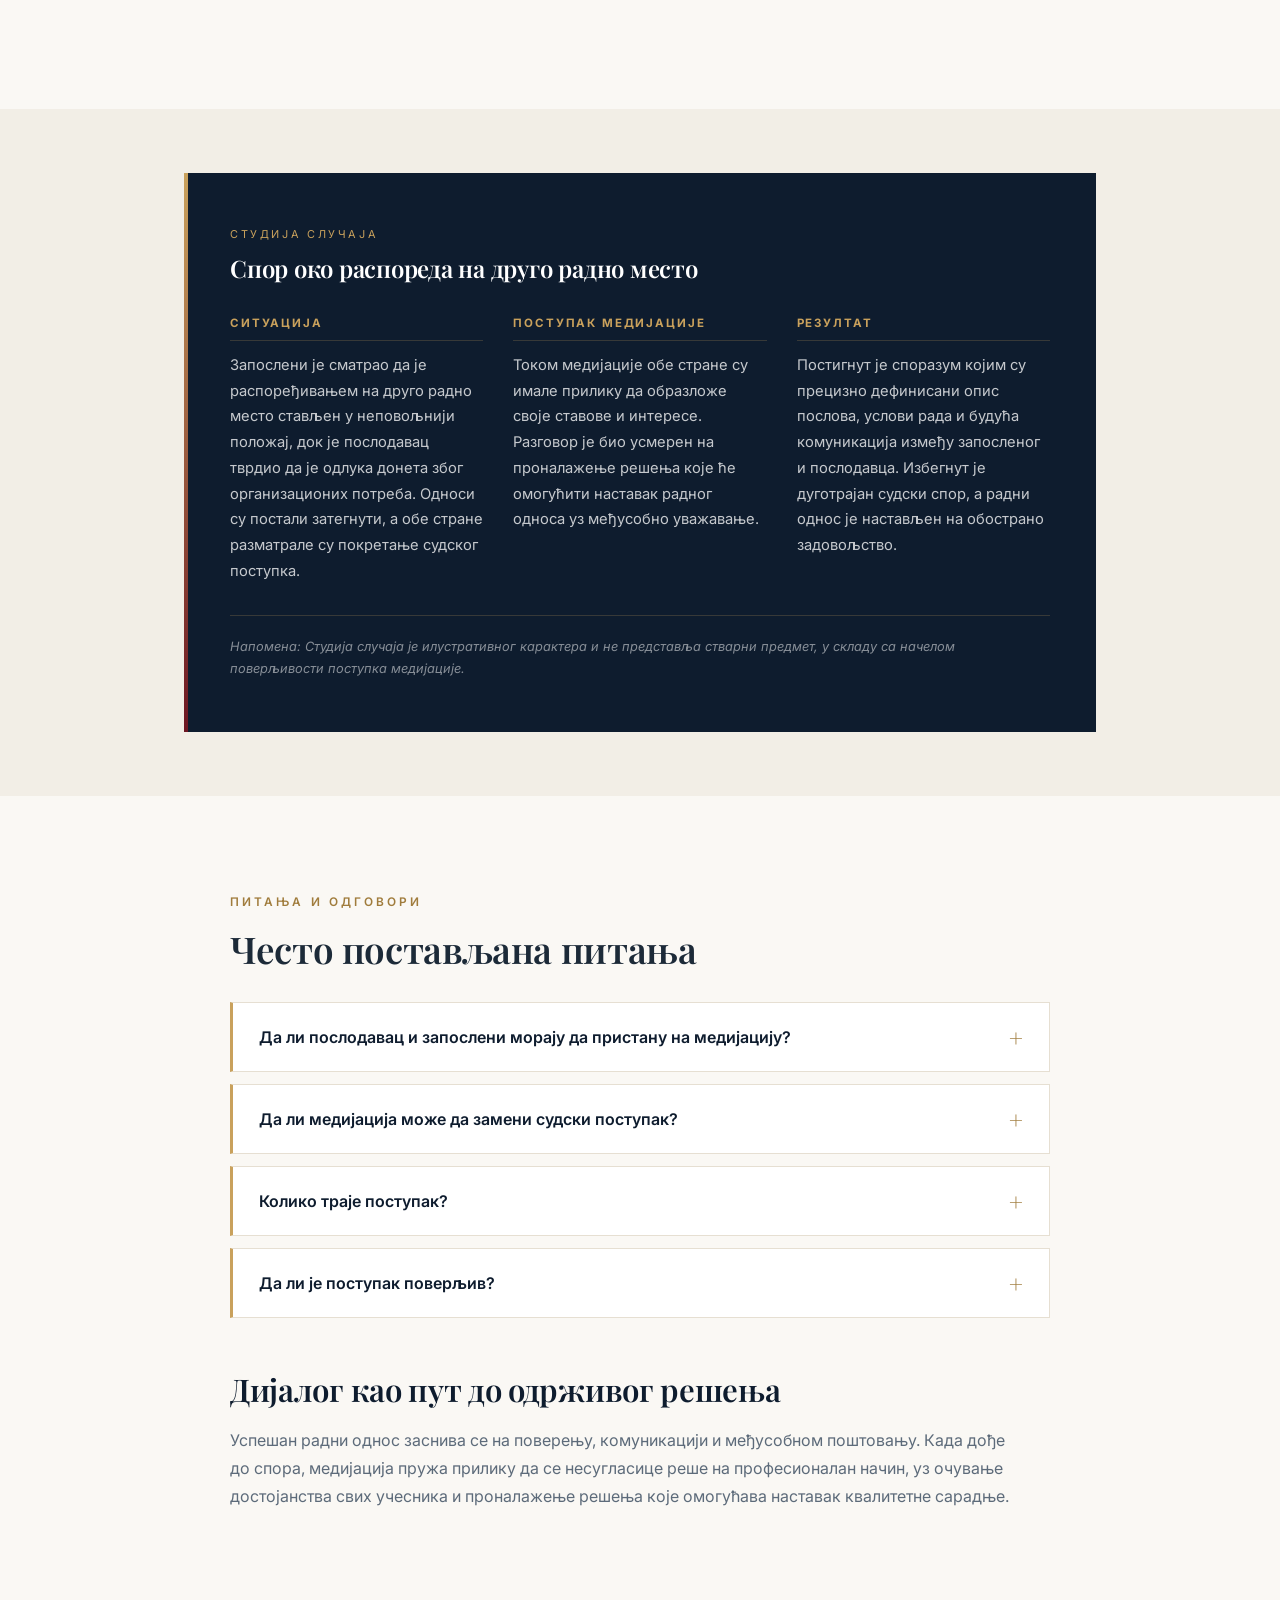
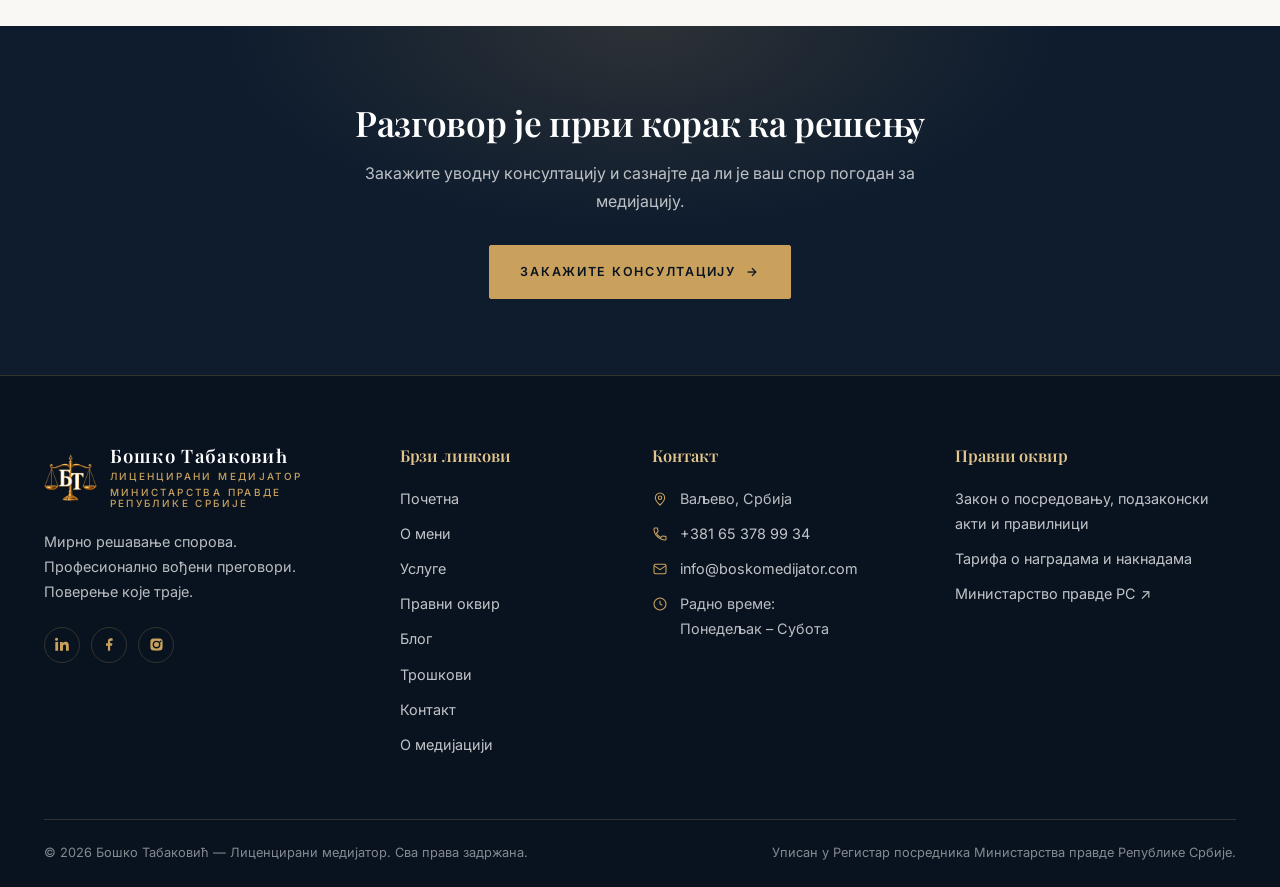
<file: radna-medijacija.html>
<!doctype html>
<html lang="sr-Cyrl">
  <head>
    <meta charset="UTF-8" />
    <meta name="viewport" content="width=device-width,initial-scale=1" />
    <title>Радна медијација — спорови запослених и послодаваца</title>
    <meta
      name="description"
      content="Радна медијација: спорови из радног односа, конфликти у колективу, споразумни престанак радног односа. Брзо, поверљиво и уз очување професионалних односа."
    />
    <meta
      property="og:title"
      content="Радна медијација — спорови запослених и послодаваца"
    />
    <meta
      property="og:description"
      content="Радна медијација: спорови из радног односа, конфликти у колективу, споразумни престанак радног односа. Брзо, поверљиво и уз очување професионалних односа."
    />
    <meta property="og:type" content="website" />
    <meta
      property="og:image"
      content="https://www.boskomedijator.com/og-image.jpg"
    />
    <meta property="og:image:width" content="1200" />
    <meta property="og:image:height" content="630" />
    <meta property="og:locale" content="sr_RS" />
    <meta name="twitter:card" content="summary_large_image" />
    <link rel="preconnect" href="https://fonts.googleapis.com" />
    <link rel="preconnect" href="https://fonts.gstatic.com" crossorigin />
    <link
      href="https://fonts.googleapis.com/css2?family=Playfair+Display:ital,wght@0,500;0,600;0,700;1,500;1,600&family=Inter:wght@400;500;600;700&display=swap"
      rel="stylesheet"
    />
    <link rel="stylesheet" href="style.css?v=6" />
    <script>
      try {
        if (localStorage.getItem("pismo") === "lat") {
          document.documentElement.classList.add("pismo-lat", "pismo-ceka");
          setTimeout(function () {
            document.documentElement.classList.remove("pismo-ceka");
          }, 1500);
        }
      } catch (e) {}
    </script>
  </head>
  <body>
    <a class="skip" href="#main">Прескочи на садржај</a>
    <header class="site-header">
      <div class="wrap">
        <a class="brand" href="index.html">
          <img class="logo" src="logo.png" alt="" />
          <span class="brand-text">
            <span class="brand-name">Бошко Табаковић</span>
            <span class="brand-role">Лиценцирани медијатор</span>
          </span>
        </a>
        <button
          class="burger"
          id="burger"
          aria-label="Отвори мени"
          aria-expanded="false"
          aria-controls="nav"
        >
          <span></span><span></span><span></span>
        </button>
        <nav class="nav" id="nav">
          <a href="index.html">Почетна</a><a href="o-meni.html">О мени</a
          ><a href="usluge.html" class="active">Услуге</a
          ><a href="pravni-okvir.html">Правни оквир</a
          ><a href="blog.html">Блог</a><a href="troskovi.html">Трошкови</a
          ><a href="kontakt.html">Контакт</a>
        </nav>
        <button
          class="pismo"
          id="pismo"
          type="button"
          data-pismo-skip
          aria-label="Прикажи сајт на латиници"
        >
          <span lang="sr-Cyrl">Ћир</span><span lang="sr-Latn">Lat</span>
        </button>
        <a class="btn btn-burgundy header-cta" href="kontakt.html"
          >Закажите консултацију</a
        >
      </div>
    </header>

    <div class="contact-rail">
      <a href="tel:+381653789934"
        ><span class="ic ic-phone"
          ><svg viewBox="0 0 24 24" width="19" height="19" fill="#c9a15c">
            <path
              d="M6.6 10.8a15.1 15.1 0 0 0 6.6 6.6l2.2-2.2a1 1 0 0 1 1-.2c1.1.4 2.3.6 3.6.6a1 1 0 0 1 1 1V20a1 1 0 0 1-1 1A17 17 0 0 1 3 4a1 1 0 0 1 1-1h3.5a1 1 0 0 1 1 1c0 1.2.2 2.4.6 3.6a1 1 0 0 1-.2 1Z"
            /></svg></span
        >Позовите</a
      >
      <a href="viber://chat?number=%2B381653789934"
        ><span class="ic ic-viber"
          ><svg viewBox="0 0 24 24" width="19" height="19" fill="#fff">
            <path
              d="M12 2C7 2 3 5.4 3 9.6c0 2.3 1.2 4.3 3.1 5.7v3.4l2.9-1.7c1 .2 1.9.4 3 .4 5 0 9-3.4 9-7.8S17 2 12 2Zm0 1.6c4.1 0 7.4 2.7 7.4 6.2S16.1 16 12 16c-1 0-1.9-.1-2.8-.4l-.4-.1-1.6 1v-1.9l-.4-.3C5.2 13.2 4.3 11.5 4.3 9.8c0-3.5 3.5-6.2 7.7-6.2Z"
            />
            <path
              d="M8.6 7.1c.2-.1.5 0 .6.2l.7 1.2c.1.2.1.5-.1.7l-.4.4c.4.8 1 1.4 1.9 1.8l.4-.4c.2-.2.5-.2.7-.1l1.2.7c.2.1.3.4.2.6-.3.7-1 1.1-1.7 1-2-.3-3.9-2-4.4-4-.2-.7.2-1.5.9-2.1Z"
            /></svg></span
        >Viber</a
      >
      <a href="https://wa.me/381653789934"
        ><span class="ic ic-wa"
          ><svg viewBox="0 0 24 24" width="19" height="19" fill="#fff">
            <path
              d="M12 2a10 10 0 0 0-8.6 15L2 22l5.2-1.4A10 10 0 1 0 12 2Zm0 1.8a8.2 8.2 0 1 1-4.2 15.2l-.3-.2-3 .8.8-2.9-.2-.3A8.2 8.2 0 0 1 12 3.8Z"
            />
            <path
              d="M8.9 7.3c.2 0 .4 0 .5.4l.7 1.6c.1.2 0 .4-.1.5l-.5.6c-.1.1-.2.3 0 .5.5.9 1.5 1.8 2.5 2.2.2.1.4.1.5-.1l.5-.6c.1-.2.3-.2.5-.1l1.6.8c.2.1.3.3.2.5-.2.8-1 1.4-1.9 1.5-2.4-.2-4.8-2.5-5.3-4.9-.1-.9.4-1.8 1.2-2.2.1-.1.3-.1.6-.1Z"
            /></svg></span
        >WhatsApp</a
      >
    </div>

    <main id="main">
      <section class="page-hero">
        <div class="wrap">
          <div class="crumbs">
            <a href="index.html">Почетна</a> &nbsp;/&nbsp; Радна медијација
          </div>
          <h1>Радна медијација</h1>
          <p class="sub">
            Решавање радних спорова кроз дијалог и међусобно уважавање.
          </p>
        </div>
      </section>

      <section class="section bg-cream">
        <div class="wrap">
          <div class="prose" style="max-width: 76ch; margin: 0 auto">
            <p class="strong-lead">
              Радни односи представљају основ успешног пословања. Када дође до
              неспоразума између запосленог и послодавца или између запослених,
              правовремено решавање спора може спречити нарушавање радне
              атмосфере, пад продуктивности и дуготрајне судске поступке.
            </p>
            <p>
              Радна медијација је добровољан, поверљив и ефикасан поступак у
              којем непристрасан и лиценцирани медијатор помаже странама да кроз
              отворен дијалог пронађу обострано прихватљиво решење.
            </p>
            <p>
              За разлику од судског поступка, медијација подстиче сарадњу, чува
              професионалне односе и омогућава да стране саме одлуче о исходу
              спора.
            </p>
            <h2>Када је радна медијација прави избор?</h2>
            <p>Медијација се може применити у споровима који се односе на:</p>
            <ul>
              <li>права и обавезе из радног односа,</li>
              <li>несугласице између запосленог и послодавца,</li>
              <li>конфликте између запослених,</li>
              <li>расподелу радних задатака и одговорности,</li>
              <li>комуникацију у колективу,</li>
              <li>
                питања у вези са зарадом, накнадама и другим примањима, када је
                могуће постићи споразум,
              </li>
              <li>споразумни престанак радног односа,</li>
              <li>
                друга питања из области рада која су погодна за мирно решавање.
              </li>
            </ul>
            <h2>Предности</h2>
            <ul class="tick-list">
              <li>Брже решавање спора.</li>
              <li>Поверљивост поступка.</li>
              <li>Мањи трошкови у односу на судски поступак.</li>
              <li>Очување професионалних односа.</li>
              <li>Смањење стреса и конфликта на радном месту.</li>
              <li>Решење које стране заједнички креирају.</li>
            </ul>
          </div>
        </div>
      </section>

      <section class="section-sm bg-cream2">
        <div class="wrap" style="max-width: 1000px">
          <div class="case">
            <div class="case-tag">Студија случаја</div>
            <h3>Спор око распореда на друго радно место</h3>
            <div class="case-grid">
              <div class="case-block">
                <h4>Ситуација</h4>
                <p>
                  Запослени је сматрао да је распоређивањем на друго радно место
                  стављен у неповољнији положај, док је послодавац тврдио да је
                  одлука донета због организационих потреба. Односи су постали
                  затегнути, а обе стране разматрале су покретање судског
                  поступка.
                </p>
              </div>
              <div class="case-block">
                <h4>Поступак медијације</h4>
                <p>
                  Током медијације обе стране су имале прилику да образложе
                  своје ставове и интересе. Разговор је био усмерен на
                  проналажење решења које ће омогућити наставак радног односа уз
                  међусобно уважавање.
                </p>
              </div>
              <div class="case-block">
                <h4>Резултат</h4>
                <p>
                  Постигнут је споразум којим су прецизно дефинисани опис
                  послова, услови рада и будућа комуникација између запосленог и
                  послодавца. Избегнут је дуготрајан судски спор, а радни однос
                  је настављен на обострано задовољство.
                </p>
              </div>
            </div>
            <p class="case-note">
              Напомена: Студија случаја је илустративног карактера и не
              представља стварни предмет, у складу са начелом поверљивости
              поступка медијације.
            </p>
          </div>
        </div>
      </section>

      <section class="section bg-cream">
        <div class="wrap">
          <div style="max-width: 820px; margin: 0 auto">
            <div class="eyebrow">Питања и одговори</div>
            <h2 class="title-md" style="margin-bottom: 30px">
              Често постављана питања
            </h2>
            <div class="faq">
              <details>
                <summary>
                  Да ли послодавац и запослени морају да пристану на медијацију?
                </summary>
                <p>
                  Да. Медијација се заснива на добровољности, осим у случајевима
                  када посебан пропис предвиђа другачије.
                </p>
              </details>
              <details>
                <summary>
                  Да ли медијација може да замени судски поступак?
                </summary>
                <p>
                  У многим случајевима може довести до споразума и спречити
                  потребу за вођењем судског спора. Ако споразум није постигнут,
                  стране и даље могу остваривати своја права пред надлежним
                  органима.
                </p>
              </details>
              <details>
                <summary>Колико траје поступак?</summary>
                <p>
                  Најчешће од једног до неколико састанака, у зависности од
                  природе и сложености спора.
                </p>
              </details>
              <details>
                <summary>Да ли је поступак поверљив?</summary>
                <p>
                  Да. Све информације изнете током медијације заштићене су
                  начелом поверљивости.
                </p>
              </details>
            </div>
            <div class="prose" style="margin-top: 52px">
              <h2 style="margin-top: 0">Дијалог као пут до одрживог решења</h2>
              <p>
                Успешан радни однос заснива се на поверењу, комуникацији и
                међусобном поштовању. Када дође до спора, медијација пружа
                прилику да се несугласице реше на професионалан начин, уз
                очување достојанства свих учесника и проналажење решења које
                омогућава наставак квалитетне сарадње.
              </p>
            </div>
          </div>
        </div>
      </section>
      <section class="cta-band">
        <div class="wrap">
          <h2>Разговор је први корак ка решењу</h2>
          <p>
            Закажите уводну консултацију и сазнајте да ли је ваш спор погодан за
            медијацију.
          </p>
          <a class="btn btn-gold" href="kontakt.html"
            >Закажите консултацију <span class="arr">&rarr;</span></a
          >
        </div>
      </section>
    </main>

    <footer class="site-footer">
      <div class="wrap">
        <div class="foot-grid">
          <div>
            <div class="foot-brand">
              <img class="logo" src="logo.png" alt="" />
              <span class="brand-text">
                <span class="brand-name">Бошко Табаковић</span>
                <span class="brand-role">Лиценцирани медијатор</span>
                <span class="brand-role"
                  >Министарства правде Републике Србије</span
                >
              </span>
            </div>
            <p>
              Мирно решавање спорова.<br />Професионално вођени преговори.<br />Поверење
              које траје.
            </p>
            <div class="socials">
              <a href="#" aria-label="LinkedIn"
                ><svg viewBox="0 0 24 24">
                  <path
                    d="M4.98 3.5a2.49 2.49 0 1 1-4.98 0 2.49 2.49 0 0 1 4.98 0ZM.5 8H5v14H.5Zm7.5 0h4.3v1.9h.1c.6-1.1 2.1-2.3 4.3-2.3 4.6 0 5.4 3 5.4 6.9V22h-4.5v-6.6c0-1.6 0-3.6-2.2-3.6s-2.6 1.7-2.6 3.5V22H8Z"
                  /></svg
              ></a>
              <a href="#" aria-label="Facebook"
                ><svg viewBox="0 0 24 24">
                  <path
                    d="M13 22v-8h3l.5-4H13V7.5c0-1 .3-1.5 1.6-1.5H17V2.2c-.6-.1-1.7-.2-2.9-.2C11.4 2 9.5 3.7 9.5 6.9V10h-3v4h3v8Z"
                  /></svg
              ></a>
              <a href="#" aria-label="Instagram"
                ><svg viewBox="0 0 24 24">
                  <path
                    d="M12 2.2c3.2 0 3.6 0 4.8.1 3.3.1 4.8 1.7 4.9 4.9.1 1.3.1 1.6.1 4.8s0 3.6-.1 4.8c-.1 3.2-1.7 4.8-4.9 4.9-1.3.1-1.6.1-4.8.1s-3.6 0-4.8-.1c-3.3-.1-4.8-1.7-4.9-4.9-.1-1.2-.1-1.6-.1-4.8s0-3.6.1-4.8C2.4 4 4 2.4 7.2 2.3 8.4 2.2 8.8 2.2 12 2.2Zm0 3.6a6.2 6.2 0 1 0 0 12.4 6.2 6.2 0 0 0 0-12.4Zm0 10.2a4 4 0 1 1 0-8 4 4 0 0 1 0 8Zm6.4-10.4a1.44 1.44 0 1 0 0 2.9 1.44 1.44 0 0 0 0-2.9Z"
                  /></svg
              ></a>
            </div>
          </div>
          <div>
            <h4>Брзи линкови</h4>
            <ul>
              <li><a href="index.html">Почетна</a></li>
              <li><a href="o-meni.html">О мени</a></li>
              <li><a href="usluge.html">Услуге</a></li>
              <li><a href="pravni-okvir.html">Правни оквир</a></li>
              <li><a href="blog.html">Блог</a></li>
              <li><a href="troskovi.html">Трошкови</a></li>
              <li><a href="kontakt.html">Контакт</a></li>
              <li><a href="o-medijaciji.html">О медијацији</a></li>
            </ul>
          </div>
          <div>
            <h4>Контакт</h4>
            <ul class="foot-contact">
              <li>
                <svg viewBox="0 0 24 24">
                  <path d="M12 21s7-6.3 7-11a7 7 0 1 0-14 0c0 4.7 7 11 7 11Z" />
                  <circle cx="12" cy="10" r="2.6" /></svg
                ><span>Ваљево, Србија</span>
              </li>
              <li>
                <svg viewBox="0 0 24 24">
                  <path
                    d="M6.6 10.8a15.1 15.1 0 0 0 6.6 6.6l2.2-2.2a1 1 0 0 1 1-.2c1.1.4 2.3.6 3.6.6a1 1 0 0 1 1 1V20a1 1 0 0 1-1 1A17 17 0 0 1 3 4a1 1 0 0 1 1-1h3.5a1 1 0 0 1 1 1c0 1.2.2 2.4.6 3.6a1 1 0 0 1-.2 1Z"
                  /></svg
                ><a href="tel:+381653789934">+381 65 378 99 34</a>
              </li>
              <li>
                <svg viewBox="0 0 24 24">
                  <rect x="3" y="5" width="18" height="14" rx="2" />
                  <path d="m3 7 9 6 9-6" /></svg
                ><a href="mailto:info@boskomedijator.com"
                  >info@boskomedijator.com</a
                >
              </li>
              <li>
                <svg viewBox="0 0 24 24">
                  <circle cx="12" cy="12" r="9" />
                  <path d="M12 7v5l3.5 2" /></svg
                ><span>Радно време:<br />Понедељак – Субота</span>
              </li>
            </ul>
          </div>
          <div>
            <h4>Правни оквир</h4>
            <ul>
              <li>
                <a href="pravni-okvir.html"
                  >Закон о посредовању, подзаконски акти и правилници</a
                >
              </li>
              <li>
                <a href="troskovi.html">Тарифа о наградама и накнадама</a>
              </li>
              <li>
                <a href="https://mpravde.gov.rs" target="_blank" rel="noopener"
                  >Министарство правде РС &#8599;</a
                >
              </li>
            </ul>
          </div>
        </div>
        <div class="foot-legal">
          <span
            >&copy; <span id="god">2026</span> Бошко Табаковић — Лиценцирани
            медијатор. Сва права задржана.</span
          >
          <span
            >Уписан у Регистар посредника Министарства правде Републике
            Србије.</span
          >
        </div>
      </div>
    </footer>
    <script src="main.js?v=5"></script>
  </body>
</html>
</file>
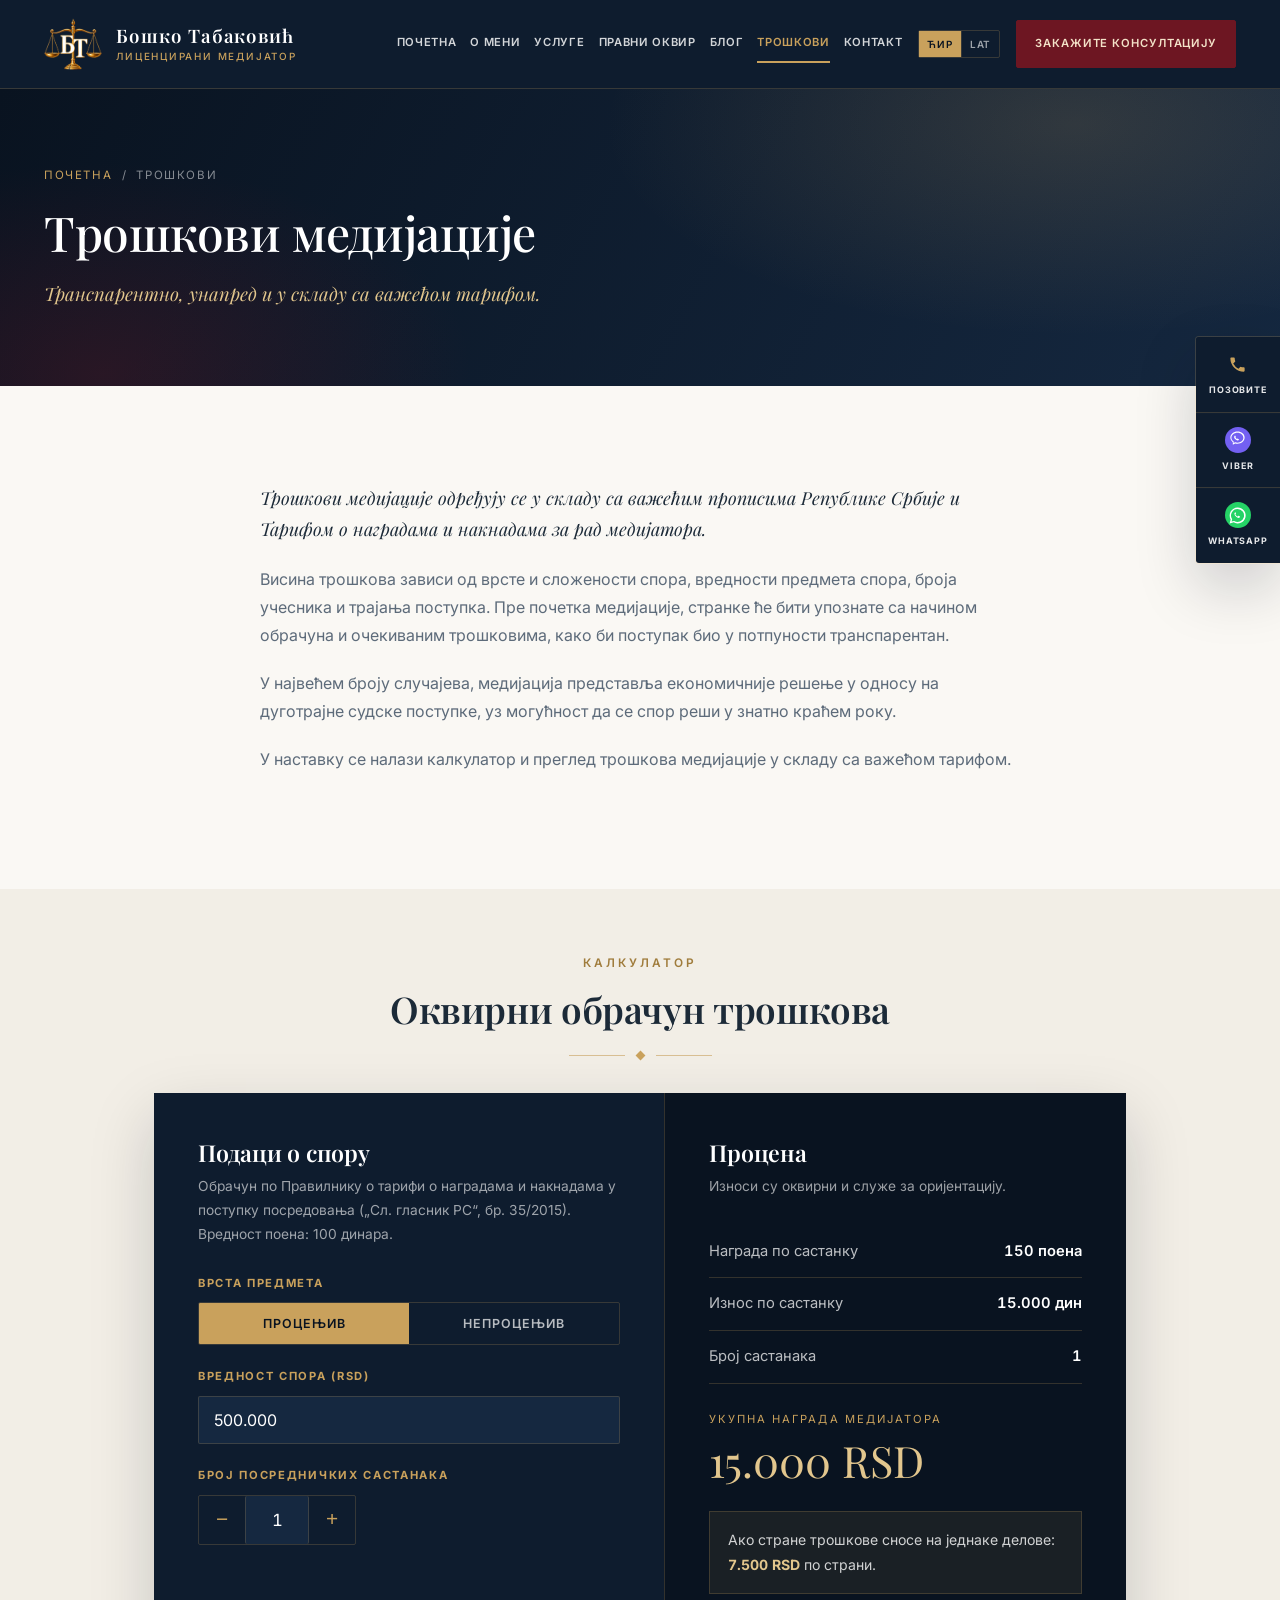
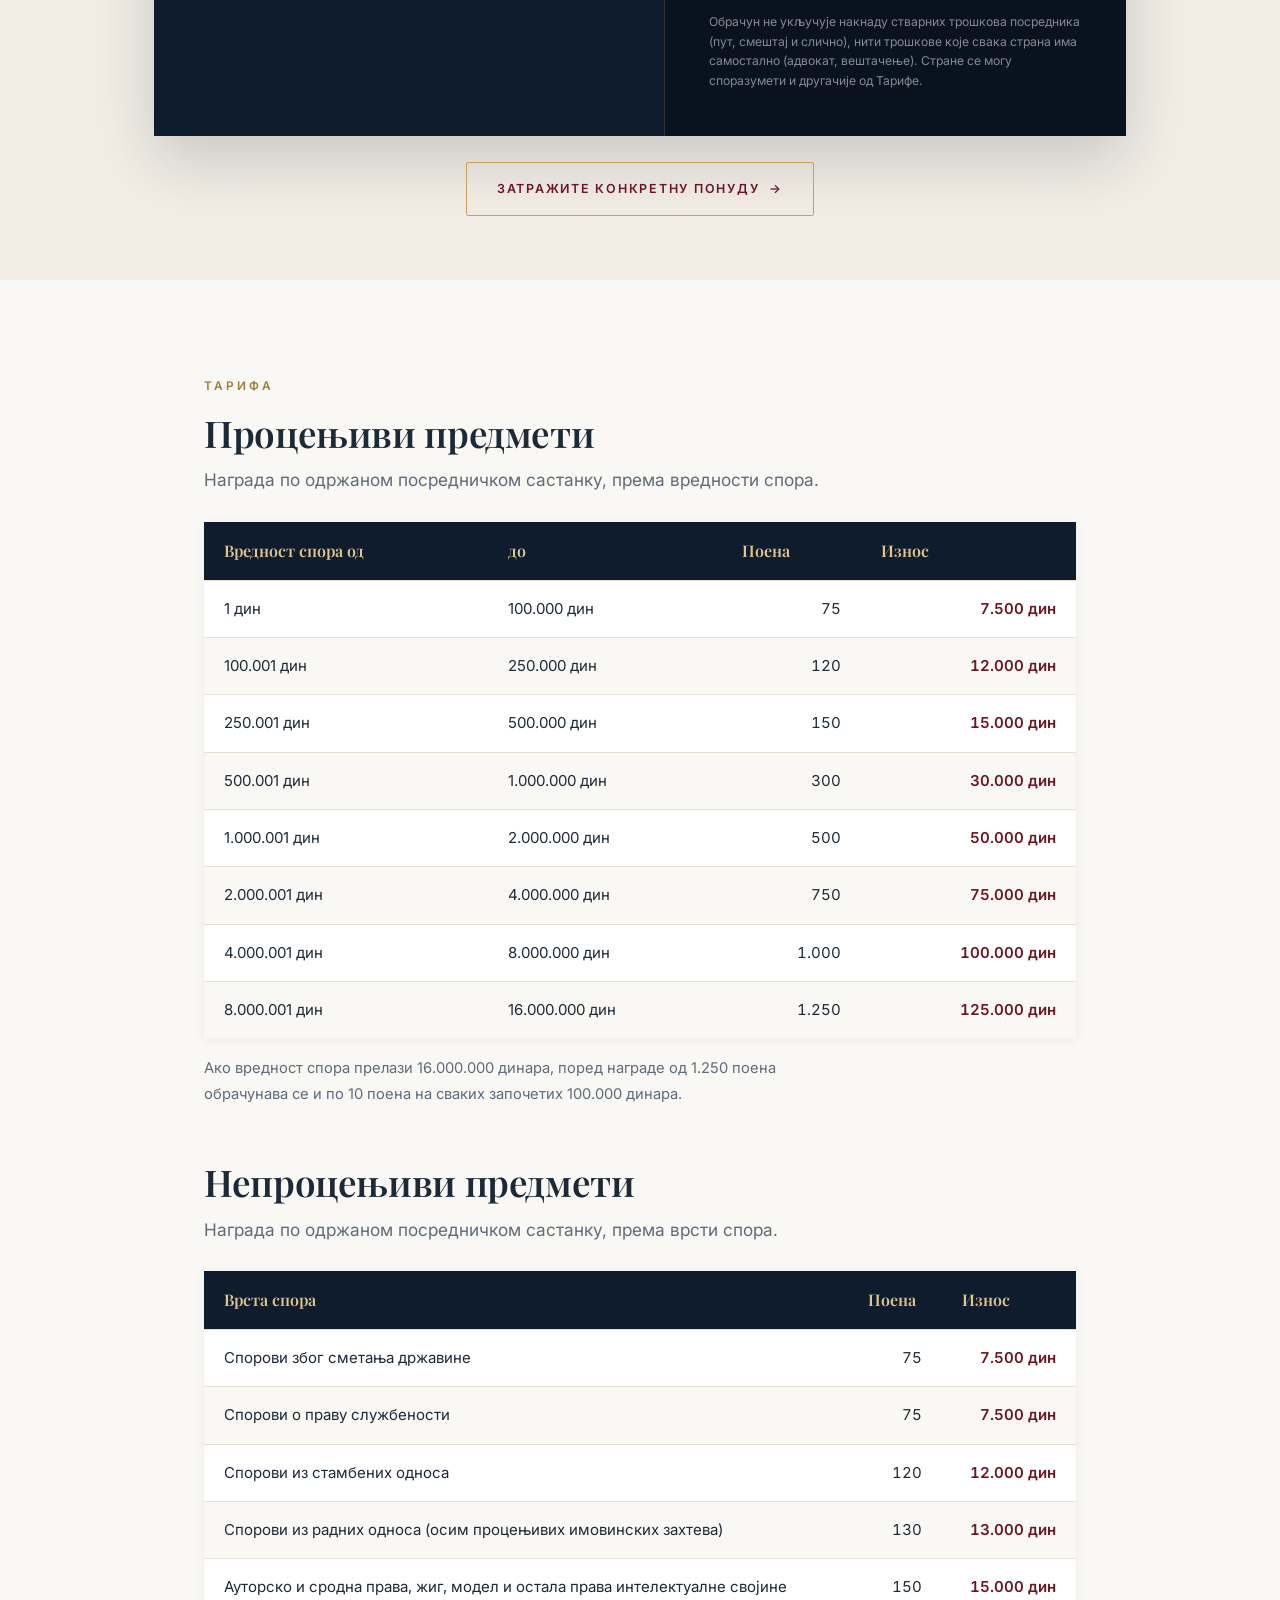
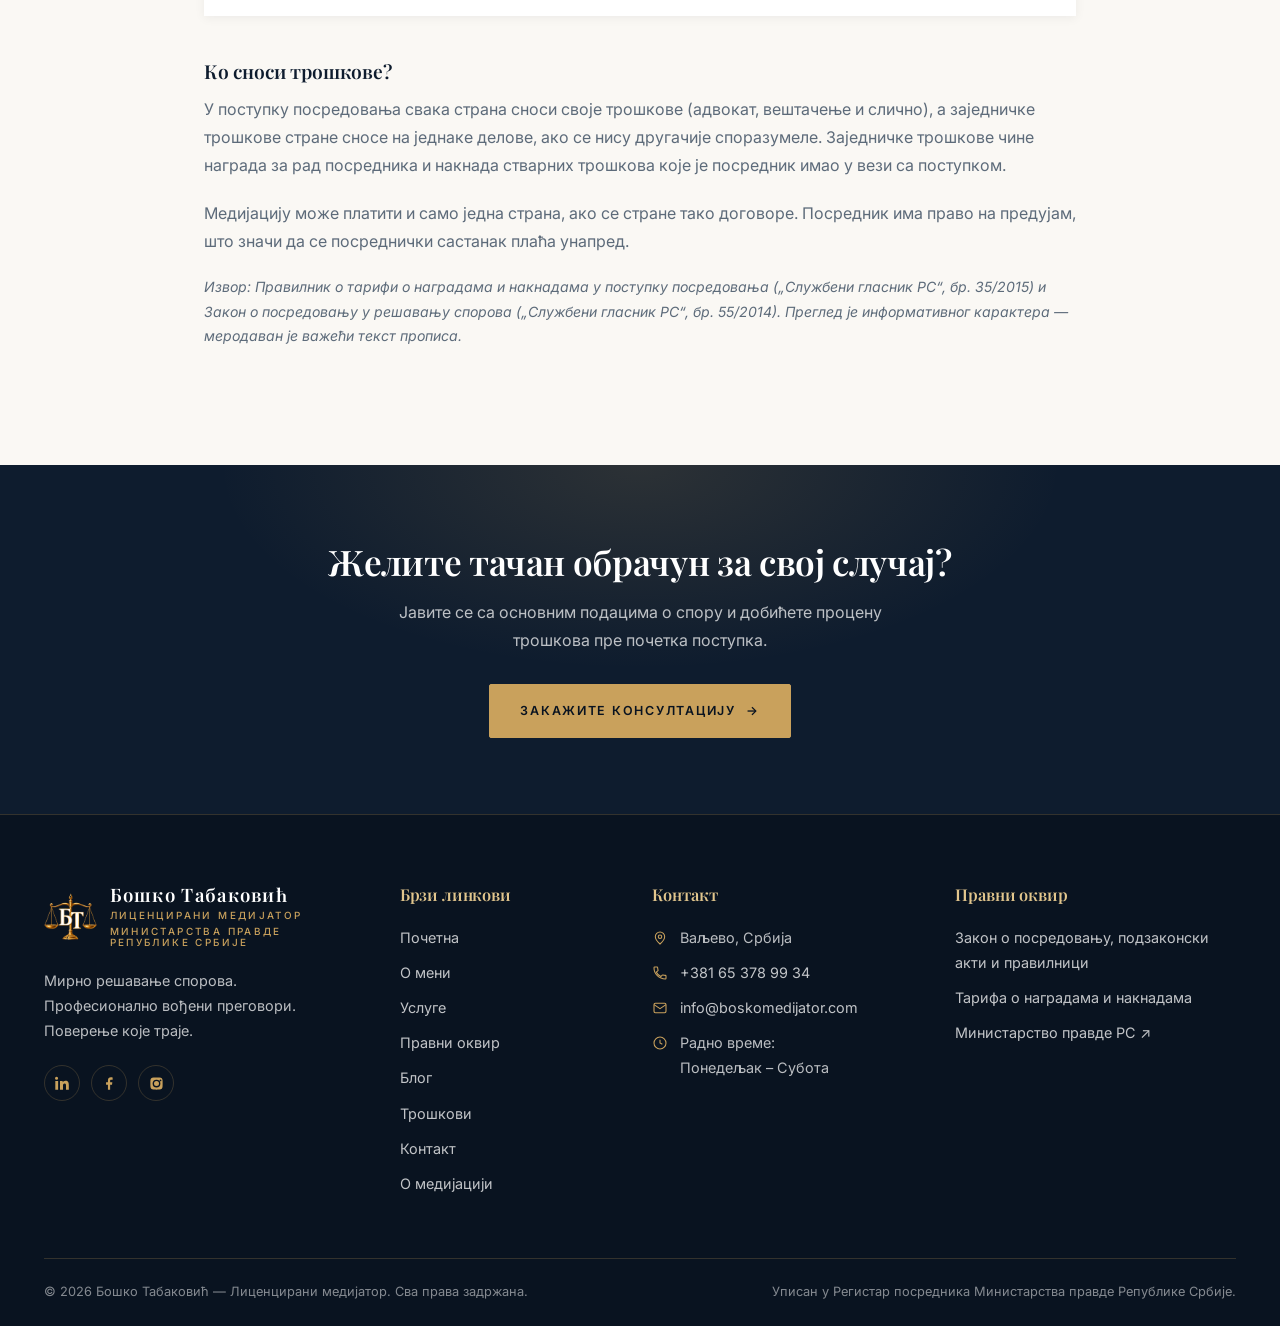
<file: troskovi.html>
<!doctype html>
<html lang="sr-Cyrl">
  <head>
    <meta charset="UTF-8" />
    <meta name="viewport" content="width=device-width,initial-scale=1" />
    <title>Трошкови медијације — калкулатор и важећа тарифа</title>
    <meta
      name="description"
      content="Калкулатор трошкова медијације по Правилнику о тарифи („Сл. гласник РС“ 35/2015). Преглед награда за процењиве и непроцењиве предмете."
    />
    <meta
      property="og:title"
      content="Трошкови медијације — калкулатор и важећа тарифа"
    />
    <meta
      property="og:description"
      content="Калкулатор трошкова медијације по Правилнику о тарифи („Сл. гласник РС“ 35/2015). Преглед награда за процењиве и непроцењиве предмете."
    />
    <meta property="og:type" content="website" />
    <meta
      property="og:image"
      content="https://www.boskomedijator.com/og-image.jpg"
    />
    <meta property="og:image:width" content="1200" />
    <meta property="og:image:height" content="630" />
    <meta property="og:locale" content="sr_RS" />
    <meta name="twitter:card" content="summary_large_image" />
    <link rel="preconnect" href="https://fonts.googleapis.com" />
    <link rel="preconnect" href="https://fonts.gstatic.com" crossorigin />
    <link
      href="https://fonts.googleapis.com/css2?family=Playfair+Display:ital,wght@0,500;0,600;0,700;1,500;1,600&family=Inter:wght@400;500;600;700&display=swap"
      rel="stylesheet"
    />
    <link rel="stylesheet" href="style.css?v=6" />
    <script>
      try {
        if (localStorage.getItem("pismo") === "lat") {
          document.documentElement.classList.add("pismo-lat", "pismo-ceka");
          setTimeout(function () {
            document.documentElement.classList.remove("pismo-ceka");
          }, 1500);
        }
      } catch (e) {}
    </script>
  </head>
  <body>
    <a class="skip" href="#main">Прескочи на садржај</a>
    <header class="site-header">
      <div class="wrap">
        <a class="brand" href="index.html">
          <img class="logo" src="logo.png" alt="" />
          <span class="brand-text">
            <span class="brand-name">Бошко Табаковић</span>
            <span class="brand-role">Лиценцирани медијатор</span>
          </span>
        </a>
        <button
          class="burger"
          id="burger"
          aria-label="Отвори мени"
          aria-expanded="false"
          aria-controls="nav"
        >
          <span></span><span></span><span></span>
        </button>
        <nav class="nav" id="nav">
          <a href="index.html">Почетна</a><a href="o-meni.html">О мени</a
          ><a href="usluge.html">Услуге</a
          ><a href="pravni-okvir.html">Правни оквир</a
          ><a href="blog.html">Блог</a
          ><a href="troskovi.html" class="active">Трошкови</a
          ><a href="kontakt.html">Контакт</a>
        </nav>
        <button
          class="pismo"
          id="pismo"
          type="button"
          data-pismo-skip
          aria-label="Прикажи сајт на латиници"
        >
          <span lang="sr-Cyrl">Ћир</span><span lang="sr-Latn">Lat</span>
        </button>
        <a class="btn btn-burgundy header-cta" href="kontakt.html"
          >Закажите консултацију</a
        >
      </div>
    </header>

    <div class="contact-rail">
      <a href="tel:+381653789934"
        ><span class="ic ic-phone"
          ><svg viewBox="0 0 24 24" width="19" height="19" fill="#c9a15c">
            <path
              d="M6.6 10.8a15.1 15.1 0 0 0 6.6 6.6l2.2-2.2a1 1 0 0 1 1-.2c1.1.4 2.3.6 3.6.6a1 1 0 0 1 1 1V20a1 1 0 0 1-1 1A17 17 0 0 1 3 4a1 1 0 0 1 1-1h3.5a1 1 0 0 1 1 1c0 1.2.2 2.4.6 3.6a1 1 0 0 1-.2 1Z"
            /></svg></span
        >Позовите</a
      >
      <a href="viber://chat?number=%2B381653789934"
        ><span class="ic ic-viber"
          ><svg viewBox="0 0 24 24" width="19" height="19" fill="#fff">
            <path
              d="M12 2C7 2 3 5.4 3 9.6c0 2.3 1.2 4.3 3.1 5.7v3.4l2.9-1.7c1 .2 1.9.4 3 .4 5 0 9-3.4 9-7.8S17 2 12 2Zm0 1.6c4.1 0 7.4 2.7 7.4 6.2S16.1 16 12 16c-1 0-1.9-.1-2.8-.4l-.4-.1-1.6 1v-1.9l-.4-.3C5.2 13.2 4.3 11.5 4.3 9.8c0-3.5 3.5-6.2 7.7-6.2Z"
            />
            <path
              d="M8.6 7.1c.2-.1.5 0 .6.2l.7 1.2c.1.2.1.5-.1.7l-.4.4c.4.8 1 1.4 1.9 1.8l.4-.4c.2-.2.5-.2.7-.1l1.2.7c.2.1.3.4.2.6-.3.7-1 1.1-1.7 1-2-.3-3.9-2-4.4-4-.2-.7.2-1.5.9-2.1Z"
            /></svg></span
        >Viber</a
      >
      <a href="https://wa.me/381653789934"
        ><span class="ic ic-wa"
          ><svg viewBox="0 0 24 24" width="19" height="19" fill="#fff">
            <path
              d="M12 2a10 10 0 0 0-8.6 15L2 22l5.2-1.4A10 10 0 1 0 12 2Zm0 1.8a8.2 8.2 0 1 1-4.2 15.2l-.3-.2-3 .8.8-2.9-.2-.3A8.2 8.2 0 0 1 12 3.8Z"
            />
            <path
              d="M8.9 7.3c.2 0 .4 0 .5.4l.7 1.6c.1.2 0 .4-.1.5l-.5.6c-.1.1-.2.3 0 .5.5.9 1.5 1.8 2.5 2.2.2.1.4.1.5-.1l.5-.6c.1-.2.3-.2.5-.1l1.6.8c.2.1.3.3.2.5-.2.8-1 1.4-1.9 1.5-2.4-.2-4.8-2.5-5.3-4.9-.1-.9.4-1.8 1.2-2.2.1-.1.3-.1.6-.1Z"
            /></svg></span
        >WhatsApp</a
      >
    </div>

    <main id="main">
      <section class="page-hero">
        <div class="wrap">
          <div class="crumbs">
            <a href="index.html">Почетна</a> &nbsp;/&nbsp; Трошкови
          </div>
          <h1>Трошкови медијације</h1>
          <p class="sub">
            Транспарентно, унапред и у складу са важећом тарифом.
          </p>
        </div>
      </section>

      <section class="section bg-cream">
        <div class="wrap">
          <div class="prose" style="max-width: 76ch; margin: 0 auto">
            <p class="strong-lead">
              Трошкови медијације одређују се у складу са важећим прописима
              Републике Србије и Тарифом о наградама и накнадама за рад
              медијатора.
            </p>
            <p>
              Висина трошкова зависи од врсте и сложености спора, вредности
              предмета спора, броја учесника и трајања поступка. Пре почетка
              медијације, странке ће бити упознате са начином обрачуна и
              очекиваним трошковима, како би поступак био у потпуности
              транспарентан.
            </p>
            <p>
              У највећем броју случајева, медијација представља економичније
              решење у односу на дуготрајне судске поступке, уз могућност да се
              спор реши у знатно краћем року.
            </p>
            <p>
              У наставку се налази калкулатор и преглед трошкова медијације у
              складу са важећом тарифом.
            </p>
          </div>
        </div>
      </section>

      <section class="section-sm bg-cream2">
        <div class="wrap" style="max-width: 1060px">
          <div class="center" style="margin-bottom: 34px">
            <div class="eyebrow">Калкулатор</div>
            <h2 class="title-md">Оквирни обрачун трошкова</h2>
            <div class="rule-diamond"><span></span></div>
          </div>

          <div class="calc">
            <div class="calc-form">
              <h3>Подаци о спору</h3>
              <p class="hint">
                Обрачун по Правилнику о тарифи о наградама и накнадама у
                поступку посредовања („Сл. гласник РС“, бр. 35/2015). Вредност
                поена: 100 динара.
              </p>

              <div class="field">
                <label>Врста предмета</label>
                <div class="seg" role="group" aria-label="Врста предмета">
                  <button type="button" id="btnProc" aria-pressed="true">
                    Процењив
                  </button>
                  <button type="button" id="btnNepr" aria-pressed="false">
                    Непроцењив
                  </button>
                </div>
              </div>

              <div class="field" id="fieldVrednost">
                <label for="vrednost">Вредност спора (RSD)</label>
                <input
                  type="text"
                  id="vrednost"
                  inputmode="numeric"
                  value="500.000"
                  autocomplete="off"
                />
              </div>

              <div class="field" id="fieldTip" hidden>
                <label for="tipSpora">Врста непроцењивог спора</label>
                <select id="tipSpora">
                  <option value="75">Сметање државине</option>
                  <option value="75">Право службености</option>
                  <option value="120">Стамбени односи</option>
                  <option value="130">Радни односи</option>
                  <option value="150">
                    Интелектуална својина (ауторско право, жиг, модел)
                  </option>
                </select>
              </div>

              <div class="field">
                <label for="sesije">Број посредничких састанака</label>
                <div class="stepper">
                  <button
                    type="button"
                    id="minus"
                    aria-label="Смањи број састанака"
                  >
                    &minus;
                  </button>
                  <input
                    type="text"
                    id="sesije"
                    value="1"
                    inputmode="numeric"
                    aria-label="Број састанака"
                  />
                  <button
                    type="button"
                    id="plus"
                    aria-label="Повећај број састанака"
                  >
                    +
                  </button>
                </div>
              </div>
            </div>

            <div class="calc-out">
              <h3>Процена</h3>
              <p class="hint">Износи су оквирни и служе за оријентацију.</p>
              <div class="calc-total">
                <div class="calc-row">
                  <span>Награда по састанку</span
                  ><span class="v" id="oPoena">300 поена</span>
                </div>
                <div class="calc-row">
                  <span>Износ по састанку</span
                  ><span class="v" id="oSesija">30.000 дин</span>
                </div>
                <div class="calc-row">
                  <span>Број састанака</span><span class="v" id="oBroj">1</span>
                </div>
                <div class="calc-big">
                  <div class="lbl">Укупна награда медијатора</div>
                  <div class="amt" id="oUkupno">30.000 RSD</div>
                </div>
                <div class="calc-split">
                  Ако стране трошкове сносе на једнаке делове:<br />
                  <b id="oPoStrani">15.000 RSD</b> по страни.
                </div>
                <p class="calc-note">
                  Обрачун не укључује накнаду стварних трошкова посредника (пут,
                  смештај и слично), нити трошкове које свака страна има
                  самостално (адвокат, вештачење). Стране се могу споразумети и
                  другачије од Тарифе.
                </p>
              </div>
            </div>
          </div>
          <p class="center" style="margin-top: 26px">
            <a class="btn btn-outline-dark" href="kontakt.html"
              >Затражите конкретну понуду <span class="arr">&rarr;</span></a
            >
          </p>
        </div>
      </section>

      <section class="section bg-cream">
        <div class="wrap" style="max-width: 960px">
          <div class="eyebrow">Тарифа</div>
          <h2 class="title-md" style="margin-bottom: 10px">
            Процењиви предмети
          </h2>
          <p class="lead" style="margin-bottom: 26px">
            Награда по одржаном посредничком састанку, према вредности спора.
          </p>
          <div class="table-wrap">
            <table class="tbl">
              <thead>
                <tr>
                  <th>Вредност спора од</th>
                  <th>до</th>
                  <th class="num">Поена</th>
                  <th class="num">Износ</th>
                </tr>
              </thead>
              <tbody>
                <tr>
                  <td>1 дин</td>
                  <td>100.000 дин</td>
                  <td class="num">75</td>
                  <td class="num hi">7.500 дин</td>
                </tr>
                <tr>
                  <td>100.001 дин</td>
                  <td>250.000 дин</td>
                  <td class="num">120</td>
                  <td class="num hi">12.000 дин</td>
                </tr>
                <tr>
                  <td>250.001 дин</td>
                  <td>500.000 дин</td>
                  <td class="num">150</td>
                  <td class="num hi">15.000 дин</td>
                </tr>
                <tr>
                  <td>500.001 дин</td>
                  <td>1.000.000 дин</td>
                  <td class="num">300</td>
                  <td class="num hi">30.000 дин</td>
                </tr>
                <tr>
                  <td>1.000.001 дин</td>
                  <td>2.000.000 дин</td>
                  <td class="num">500</td>
                  <td class="num hi">50.000 дин</td>
                </tr>
                <tr>
                  <td>2.000.001 дин</td>
                  <td>4.000.000 дин</td>
                  <td class="num">750</td>
                  <td class="num hi">75.000 дин</td>
                </tr>
                <tr>
                  <td>4.000.001 дин</td>
                  <td>8.000.000 дин</td>
                  <td class="num">1.000</td>
                  <td class="num hi">100.000 дин</td>
                </tr>
                <tr>
                  <td>8.000.001 дин</td>
                  <td>16.000.000 дин</td>
                  <td class="num">1.250</td>
                  <td class="num hi">125.000 дин</td>
                </tr>
              </tbody>
            </table>
          </div>
          <p class="lead" style="margin-top: 18px; font-size: 0.92rem">
            Ако вредност спора прелази 16.000.000 динара, поред награде од 1.250
            поена обрачунава се и по 10 поена на сваких започетих 100.000
            динара.
          </p>

          <h2 class="title-md" style="margin: 52px 0 10px">
            Непроцењиви предмети
          </h2>
          <p class="lead" style="margin-bottom: 26px">
            Награда по одржаном посредничком састанку, према врсти спора.
          </p>
          <div class="table-wrap">
            <table class="tbl">
              <thead>
                <tr>
                  <th>Врста спора</th>
                  <th class="num">Поена</th>
                  <th class="num">Износ</th>
                </tr>
              </thead>
              <tbody>
                <tr>
                  <td>Спорови због сметања државине</td>
                  <td class="num">75</td>
                  <td class="num hi">7.500 дин</td>
                </tr>
                <tr>
                  <td>Спорови о праву службености</td>
                  <td class="num">75</td>
                  <td class="num hi">7.500 дин</td>
                </tr>
                <tr>
                  <td>Спорови из стамбених односа</td>
                  <td class="num">120</td>
                  <td class="num hi">12.000 дин</td>
                </tr>
                <tr>
                  <td>
                    Спорови из радних односа (осим процењивих имовинских
                    захтева)
                  </td>
                  <td class="num">130</td>
                  <td class="num hi">13.000 дин</td>
                </tr>
                <tr>
                  <td>
                    Ауторско и сродна права, жиг, модел и остала права
                    интелектуалне својине
                  </td>
                  <td class="num">150</td>
                  <td class="num hi">15.000 дин</td>
                </tr>
              </tbody>
            </table>
          </div>

          <div class="prose" style="margin-top: 44px; max-width: none">
            <h3>Ко сноси трошкове?</h3>
            <p>
              У поступку посредовања свака страна сноси своје трошкове (адвокат,
              вештачење и слично), а заједничке трошкове стране сносе на једнаке
              делове, ако се нису другачије споразумеле. Заједничке трошкове
              чине награда за рад посредника и накнада стварних трошкова које је
              посредник имао у вези са поступком.
            </p>
            <p>
              Медијацију може платити и само једна страна, ако се стране тако
              договоре. Посредник има право на предујам, што значи да се
              посреднички састанак плаћа унапред.
            </p>
            <p style="font-size: 0.88rem; color: var(--ink-soft)">
              <em
                >Извор: Правилник о тарифи о наградама и накнадама у поступку
                посредовања („Службени гласник РС“, бр. 35/2015) и Закон о
                посредовању у решавању спорова („Службени гласник РС“, бр.
                55/2014). Преглед је информативног карактера — меродаван је
                важећи текст прописа.</em
              >
            </p>
          </div>
        </div>
      </section>

      <script>
        (function () {
          var POEN = 100;
          var PROC = [
            [100000, 75],
            [250000, 120],
            [500000, 150],
            [1000000, 300],
            [2000000, 500],
            [4000000, 750],
            [8000000, 1000],
            [16000000, 1250],
          ];
          var procenjiv = true;
          var el = function (id) {
            return document.getElementById(id);
          };
          var fmt = function (n) {
            return n.toLocaleString("sr-RS");
          };

          function poeniZaVrednost(v) {
            if (v <= 0) return 0;
            for (var i = 0; i < PROC.length; i++) {
              if (v <= PROC[i][0]) return PROC[i][1];
            }
            return 1250 + 10 * Math.ceil((v - 16000000) / 100000);
          }

          function ocisti(s) {
            return parseInt(String(s).replace(/[^0-9]/g, ""), 10) || 0;
          }

          function racunaj() {
            var poena;
            if (procenjiv) {
              poena = poeniZaVrednost(ocisti(el("vrednost").value));
            } else {
              poena = parseInt(el("tipSpora").value, 10);
            }
            var br = Math.max(1, Math.min(20, ocisti(el("sesije").value) || 1));
            var poSesiji = poena * POEN;
            var ukupno = poSesiji * br;
            el("oPoena").textContent = fmt(poena) + " поена";
            el("oSesija").textContent = fmt(poSesiji) + " дин";
            el("oBroj").textContent = br;
            el("oUkupno").textContent = fmt(ukupno) + " RSD";
            el("oPoStrani").textContent = fmt(Math.round(ukupno / 2)) + " RSD";
          }

          el("vrednost").addEventListener("input", function () {
            var v = ocisti(this.value);
            this.value = v ? fmt(v) : "";
            racunaj();
          });
          el("tipSpora").addEventListener("change", racunaj);
          el("sesije").addEventListener("input", racunaj);
          el("minus").addEventListener("click", function () {
            el("sesije").value = Math.max(
              1,
              (ocisti(el("sesije").value) || 1) - 1,
            );
            racunaj();
          });
          el("plus").addEventListener("click", function () {
            el("sesije").value = Math.min(
              20,
              (ocisti(el("sesije").value) || 1) + 1,
            );
            racunaj();
          });
          el("btnProc").addEventListener("click", function () {
            procenjiv = true;
            this.setAttribute("aria-pressed", "true");
            el("btnNepr").setAttribute("aria-pressed", "false");
            el("fieldVrednost").hidden = false;
            el("fieldTip").hidden = true;
            racunaj();
          });
          el("btnNepr").addEventListener("click", function () {
            procenjiv = false;
            this.setAttribute("aria-pressed", "true");
            el("btnProc").setAttribute("aria-pressed", "false");
            el("fieldVrednost").hidden = true;
            el("fieldTip").hidden = false;
            racunaj();
          });
          racunaj();
        })();
      </script>
      <section class="cta-band">
        <div class="wrap">
          <h2>Желите тачан обрачун за свој случај?</h2>
          <p>
            Јавите се са основним подацима о спору и добићете процену трошкова
            пре почетка поступка.
          </p>
          <a class="btn btn-gold" href="kontakt.html"
            >Закажите консултацију <span class="arr">&rarr;</span></a
          >
        </div>
      </section>
    </main>

    <footer class="site-footer">
      <div class="wrap">
        <div class="foot-grid">
          <div>
            <div class="foot-brand">
              <img class="logo" src="logo.png" alt="" />
              <span class="brand-text">
                <span class="brand-name">Бошко Табаковић</span>
                <span class="brand-role">Лиценцирани медијатор</span>
                <span class="brand-role"
                  >Министарства правде Републике Србије</span
                >
              </span>
            </div>
            <p>
              Мирно решавање спорова.<br />Професионално вођени преговори.<br />Поверење
              које траје.
            </p>
            <div class="socials">
              <a href="#" aria-label="LinkedIn"
                ><svg viewBox="0 0 24 24">
                  <path
                    d="M4.98 3.5a2.49 2.49 0 1 1-4.98 0 2.49 2.49 0 0 1 4.98 0ZM.5 8H5v14H.5Zm7.5 0h4.3v1.9h.1c.6-1.1 2.1-2.3 4.3-2.3 4.6 0 5.4 3 5.4 6.9V22h-4.5v-6.6c0-1.6 0-3.6-2.2-3.6s-2.6 1.7-2.6 3.5V22H8Z"
                  /></svg
              ></a>
              <a href="#" aria-label="Facebook"
                ><svg viewBox="0 0 24 24">
                  <path
                    d="M13 22v-8h3l.5-4H13V7.5c0-1 .3-1.5 1.6-1.5H17V2.2c-.6-.1-1.7-.2-2.9-.2C11.4 2 9.5 3.7 9.5 6.9V10h-3v4h3v8Z"
                  /></svg
              ></a>
              <a href="#" aria-label="Instagram"
                ><svg viewBox="0 0 24 24">
                  <path
                    d="M12 2.2c3.2 0 3.6 0 4.8.1 3.3.1 4.8 1.7 4.9 4.9.1 1.3.1 1.6.1 4.8s0 3.6-.1 4.8c-.1 3.2-1.7 4.8-4.9 4.9-1.3.1-1.6.1-4.8.1s-3.6 0-4.8-.1c-3.3-.1-4.8-1.7-4.9-4.9-.1-1.2-.1-1.6-.1-4.8s0-3.6.1-4.8C2.4 4 4 2.4 7.2 2.3 8.4 2.2 8.8 2.2 12 2.2Zm0 3.6a6.2 6.2 0 1 0 0 12.4 6.2 6.2 0 0 0 0-12.4Zm0 10.2a4 4 0 1 1 0-8 4 4 0 0 1 0 8Zm6.4-10.4a1.44 1.44 0 1 0 0 2.9 1.44 1.44 0 0 0 0-2.9Z"
                  /></svg
              ></a>
            </div>
          </div>
          <div>
            <h4>Брзи линкови</h4>
            <ul>
              <li><a href="index.html">Почетна</a></li>
              <li><a href="o-meni.html">О мени</a></li>
              <li><a href="usluge.html">Услуге</a></li>
              <li><a href="pravni-okvir.html">Правни оквир</a></li>
              <li><a href="blog.html">Блог</a></li>
              <li><a href="troskovi.html">Трошкови</a></li>
              <li><a href="kontakt.html">Контакт</a></li>
              <li><a href="o-medijaciji.html">О медијацији</a></li>
            </ul>
          </div>
          <div>
            <h4>Контакт</h4>
            <ul class="foot-contact">
              <li>
                <svg viewBox="0 0 24 24">
                  <path d="M12 21s7-6.3 7-11a7 7 0 1 0-14 0c0 4.7 7 11 7 11Z" />
                  <circle cx="12" cy="10" r="2.6" /></svg
                ><span>Ваљево, Србија</span>
              </li>
              <li>
                <svg viewBox="0 0 24 24">
                  <path
                    d="M6.6 10.8a15.1 15.1 0 0 0 6.6 6.6l2.2-2.2a1 1 0 0 1 1-.2c1.1.4 2.3.6 3.6.6a1 1 0 0 1 1 1V20a1 1 0 0 1-1 1A17 17 0 0 1 3 4a1 1 0 0 1 1-1h3.5a1 1 0 0 1 1 1c0 1.2.2 2.4.6 3.6a1 1 0 0 1-.2 1Z"
                  /></svg
                ><a href="tel:+381653789934">+381 65 378 99 34</a>
              </li>
              <li>
                <svg viewBox="0 0 24 24">
                  <rect x="3" y="5" width="18" height="14" rx="2" />
                  <path d="m3 7 9 6 9-6" /></svg
                ><a href="mailto:info@boskomedijator.com"
                  >info@boskomedijator.com</a
                >
              </li>
              <li>
                <svg viewBox="0 0 24 24">
                  <circle cx="12" cy="12" r="9" />
                  <path d="M12 7v5l3.5 2" /></svg
                ><span>Радно време:<br />Понедељак – Субота</span>
              </li>
            </ul>
          </div>
          <div>
            <h4>Правни оквир</h4>
            <ul>
              <li>
                <a href="pravni-okvir.html"
                  >Закон о посредовању, подзаконски акти и правилници</a
                >
              </li>
              <li>
                <a href="troskovi.html">Тарифа о наградама и накнадама</a>
              </li>
              <li>
                <a href="https://mpravde.gov.rs" target="_blank" rel="noopener"
                  >Министарство правде РС &#8599;</a
                >
              </li>
            </ul>
          </div>
        </div>
        <div class="foot-legal">
          <span
            >&copy; <span id="god">2026</span> Бошко Табаковић — Лиценцирани
            медијатор. Сва права задржана.</span
          >
          <span
            >Уписан у Регистар посредника Министарства правде Републике
            Србије.</span
          >
        </div>
      </div>
    </footer>
    <script src="main.js?v=5"></script>
  </body>
</html>
</file>
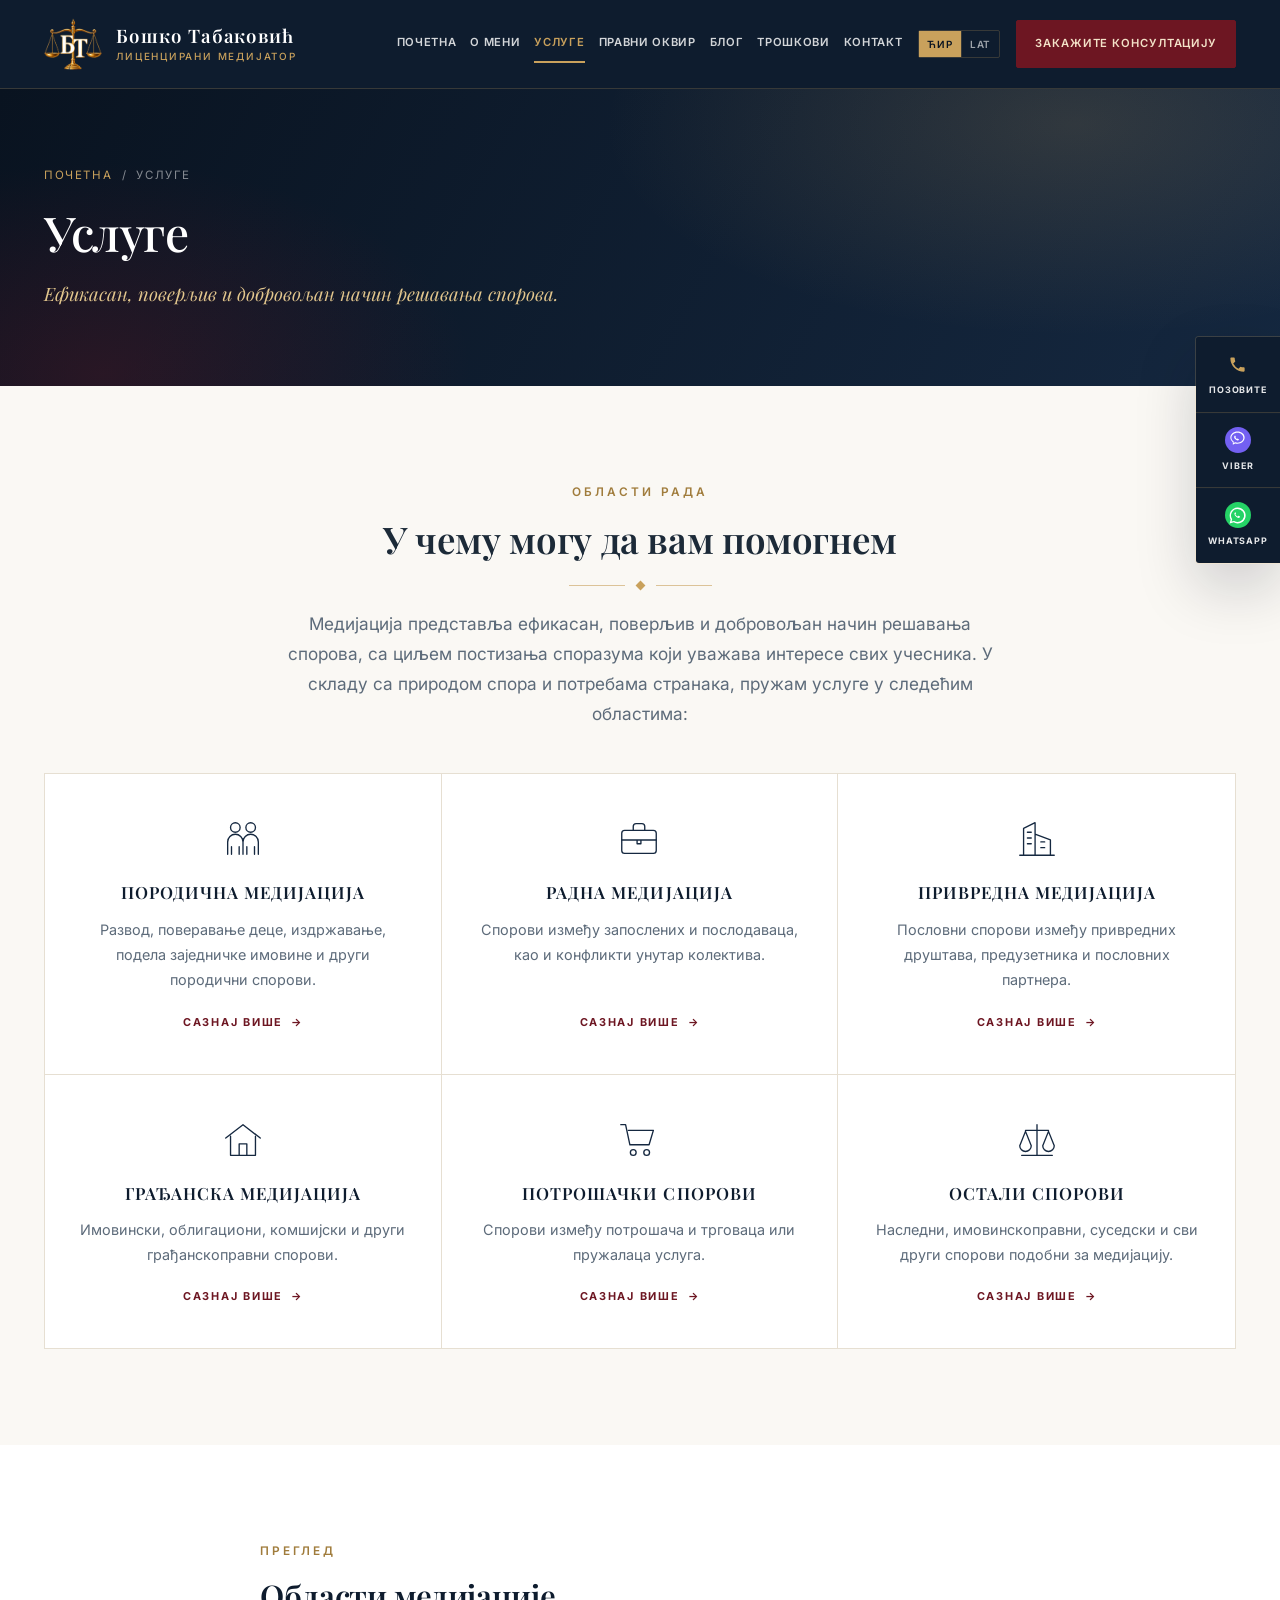
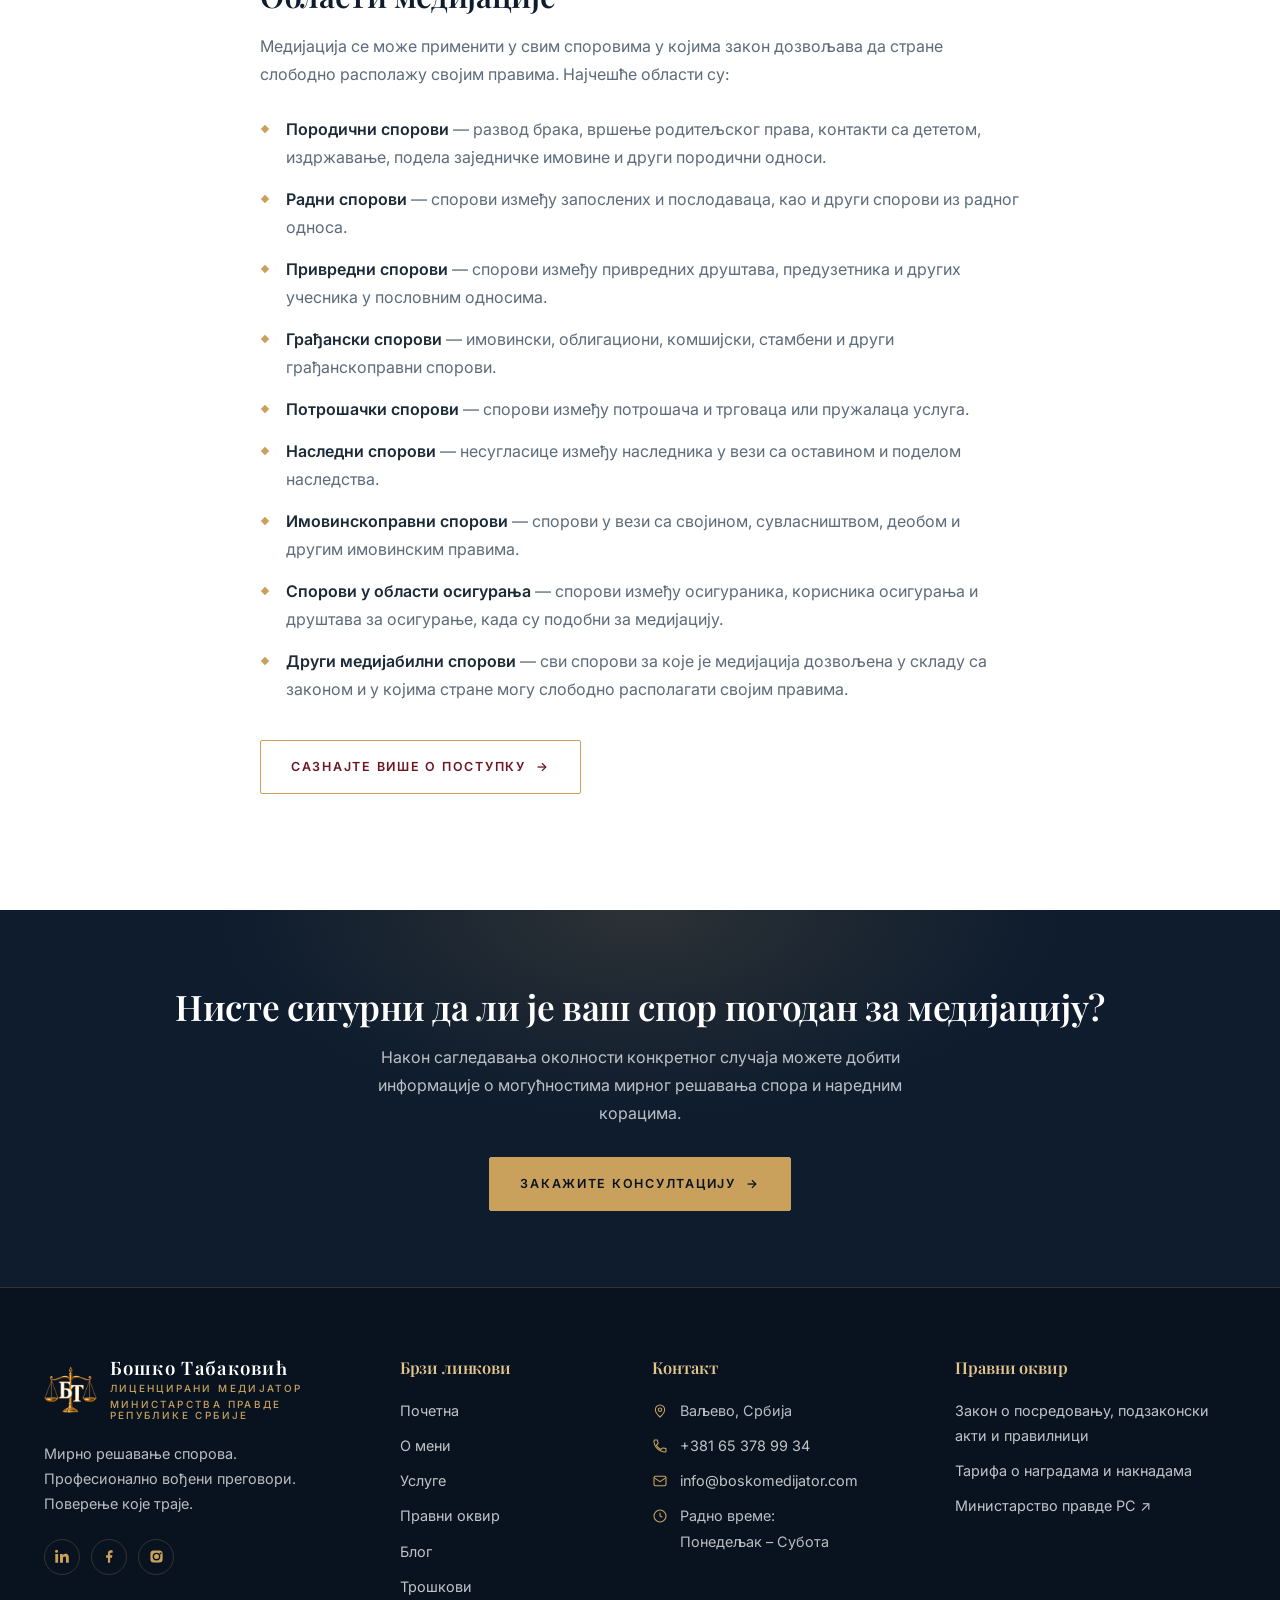
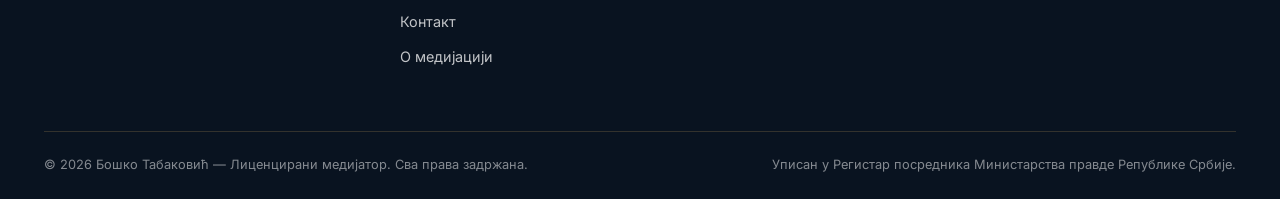
<file: usluge.html>
<!doctype html>
<html lang="sr-Cyrl">
  <head>
    <meta charset="UTF-8" />
    <meta name="viewport" content="width=device-width,initial-scale=1" />
    <title>Услуге — области медијације</title>
    <meta
      name="description"
      content="Породична, радна, привредна, грађанска и потрошачка медијација, наследни и имовинскоправни спорови. Преглед свих области у којима се примењује медијација."
    />
    <meta property="og:title" content="Услуге — области медијације" />
    <meta
      property="og:description"
      content="Породична, радна, привредна, грађанска и потрошачка медијација, наследни и имовинскоправни спорови. Преглед свих области у којима се примењује медијација."
    />
    <meta property="og:type" content="website" />
    <meta
      property="og:image"
      content="https://www.boskomedijator.com/og-image.jpg"
    />
    <meta property="og:image:width" content="1200" />
    <meta property="og:image:height" content="630" />
    <meta property="og:locale" content="sr_RS" />
    <meta name="twitter:card" content="summary_large_image" />
    <link rel="preconnect" href="https://fonts.googleapis.com" />
    <link rel="preconnect" href="https://fonts.gstatic.com" crossorigin />
    <link
      href="https://fonts.googleapis.com/css2?family=Playfair+Display:ital,wght@0,500;0,600;0,700;1,500;1,600&family=Inter:wght@400;500;600;700&display=swap"
      rel="stylesheet"
    />
    <link rel="stylesheet" href="style.css?v=6" />
    <script>
      try {
        if (localStorage.getItem("pismo") === "lat") {
          document.documentElement.classList.add("pismo-lat", "pismo-ceka");
          setTimeout(function () {
            document.documentElement.classList.remove("pismo-ceka");
          }, 1500);
        }
      } catch (e) {}
    </script>
  </head>
  <body>
    <a class="skip" href="#main">Прескочи на садржај</a>
    <header class="site-header">
      <div class="wrap">
        <a class="brand" href="index.html">
          <img class="logo" src="logo.png" alt="" />
          <span class="brand-text">
            <span class="brand-name">Бошко Табаковић</span>
            <span class="brand-role">Лиценцирани медијатор</span>
          </span>
        </a>
        <button
          class="burger"
          id="burger"
          aria-label="Отвори мени"
          aria-expanded="false"
          aria-controls="nav"
        >
          <span></span><span></span><span></span>
        </button>
        <nav class="nav" id="nav">
          <a href="index.html">Почетна</a><a href="o-meni.html">О мени</a
          ><a href="usluge.html" class="active">Услуге</a
          ><a href="pravni-okvir.html">Правни оквир</a
          ><a href="blog.html">Блог</a><a href="troskovi.html">Трошкови</a
          ><a href="kontakt.html">Контакт</a>
        </nav>
        <button
          class="pismo"
          id="pismo"
          type="button"
          data-pismo-skip
          aria-label="Прикажи сајт на латиници"
        >
          <span lang="sr-Cyrl">Ћир</span><span lang="sr-Latn">Lat</span>
        </button>
        <a class="btn btn-burgundy header-cta" href="kontakt.html"
          >Закажите консултацију</a
        >
      </div>
    </header>

    <div class="contact-rail">
      <a href="tel:+381653789934"
        ><span class="ic ic-phone"
          ><svg viewBox="0 0 24 24" width="19" height="19" fill="#c9a15c">
            <path
              d="M6.6 10.8a15.1 15.1 0 0 0 6.6 6.6l2.2-2.2a1 1 0 0 1 1-.2c1.1.4 2.3.6 3.6.6a1 1 0 0 1 1 1V20a1 1 0 0 1-1 1A17 17 0 0 1 3 4a1 1 0 0 1 1-1h3.5a1 1 0 0 1 1 1c0 1.2.2 2.4.6 3.6a1 1 0 0 1-.2 1Z"
            /></svg></span
        >Позовите</a
      >
      <a href="viber://chat?number=%2B381653789934"
        ><span class="ic ic-viber"
          ><svg viewBox="0 0 24 24" width="19" height="19" fill="#fff">
            <path
              d="M12 2C7 2 3 5.4 3 9.6c0 2.3 1.2 4.3 3.1 5.7v3.4l2.9-1.7c1 .2 1.9.4 3 .4 5 0 9-3.4 9-7.8S17 2 12 2Zm0 1.6c4.1 0 7.4 2.7 7.4 6.2S16.1 16 12 16c-1 0-1.9-.1-2.8-.4l-.4-.1-1.6 1v-1.9l-.4-.3C5.2 13.2 4.3 11.5 4.3 9.8c0-3.5 3.5-6.2 7.7-6.2Z"
            />
            <path
              d="M8.6 7.1c.2-.1.5 0 .6.2l.7 1.2c.1.2.1.5-.1.7l-.4.4c.4.8 1 1.4 1.9 1.8l.4-.4c.2-.2.5-.2.7-.1l1.2.7c.2.1.3.4.2.6-.3.7-1 1.1-1.7 1-2-.3-3.9-2-4.4-4-.2-.7.2-1.5.9-2.1Z"
            /></svg></span
        >Viber</a
      >
      <a href="https://wa.me/381653789934"
        ><span class="ic ic-wa"
          ><svg viewBox="0 0 24 24" width="19" height="19" fill="#fff">
            <path
              d="M12 2a10 10 0 0 0-8.6 15L2 22l5.2-1.4A10 10 0 1 0 12 2Zm0 1.8a8.2 8.2 0 1 1-4.2 15.2l-.3-.2-3 .8.8-2.9-.2-.3A8.2 8.2 0 0 1 12 3.8Z"
            />
            <path
              d="M8.9 7.3c.2 0 .4 0 .5.4l.7 1.6c.1.2 0 .4-.1.5l-.5.6c-.1.1-.2.3 0 .5.5.9 1.5 1.8 2.5 2.2.2.1.4.1.5-.1l.5-.6c.1-.2.3-.2.5-.1l1.6.8c.2.1.3.3.2.5-.2.8-1 1.4-1.9 1.5-2.4-.2-4.8-2.5-5.3-4.9-.1-.9.4-1.8 1.2-2.2.1-.1.3-.1.6-.1Z"
            /></svg></span
        >WhatsApp</a
      >
    </div>

    <main id="main">
      <section class="page-hero">
        <div class="wrap">
          <div class="crumbs">
            <a href="index.html">Почетна</a> &nbsp;/&nbsp; Услуге
          </div>
          <h1>Услуге</h1>
          <p class="sub">
            Ефикасан, поверљив и добровољан начин решавања спорова.
          </p>
        </div>
      </section>

      <section class="section bg-cream">
        <div class="wrap">
          <div class="center" style="margin-bottom: 44px">
            <div class="eyebrow">Области рада</div>
            <h2 class="title-md">У чему могу да вам помогнем</h2>
            <div class="rule-diamond"><span></span></div>
            <p class="lead">
              Медијација представља ефикасан, поверљив и добровољан начин
              решавања спорова, са циљем постизања споразума који уважава
              интересе свих учесника. У складу са природом спора и потребама
              странака, пружам услуге у следећим областима:
            </p>
          </div>
          <div class="svc-grid">
            <a class="svc" href="porodicna-medijacija.html"
              ><svg viewBox="0 0 48 48">
                <circle cx="16" cy="12" r="5" />
                <circle cx="32" cy="12" r="5" />
                <path
                  d="M8 40V27a8 8 0 0 1 16 0v13M24 40V27a8 8 0 0 1 16 0v13M12 40v-8M20 40v-8M28 40v-8M36 40v-8"
                />
              </svg>
              <h3>Породична медијација</h3>
              <p>
                Развод, поверавање деце, издржавање, подела заједничке имовине и
                други породични спорови.
              </p>
              <span class="more"
                >Сазнај више <span class="arr">&rarr;</span></span
              ></a
            ><a class="svc" href="radna-medijacija.html"
              ><svg viewBox="0 0 48 48">
                <rect x="6" y="15" width="36" height="24" rx="3" />
                <path
                  d="M18 15v-4a3 3 0 0 1 3-3h6a3 3 0 0 1 3 3v4M6 25h36M22 25v4h4v-4"
                />
              </svg>
              <h3>Радна медијација</h3>
              <p>
                Спорови између запослених и послодаваца, као и конфликти унутар
                колектива.
              </p>
              <span class="more"
                >Сазнај више <span class="arr">&rarr;</span></span
              ></a
            ><a class="svc" href="privredna-medijacija.html"
              ><svg viewBox="0 0 48 48">
                <path d="M6 41h36M10 41V13l12-6v34M22 41V19l16 6v16" />
                <path d="M14 17h4M14 23h4M14 29h4M28 27h4M28 33h4" />
              </svg>
              <h3>Привредна медијација</h3>
              <p>
                Пословни спорови између привредних друштава, предузетника и
                пословних партнера.
              </p>
              <span class="more"
                >Сазнај више <span class="arr">&rarr;</span></span
              ></a
            ><a class="svc" href="gradjanska-medijacija.html"
              ><svg viewBox="0 0 48 48">
                <path d="M6 22 24 8l18 14M11 20v20h26V20M20 40V28h8v12" />
              </svg>
              <h3>Грађанска медијација</h3>
              <p>
                Имовински, облигациони, комшијски и други грађанскоправни
                спорови.
              </p>
              <span class="more"
                >Сазнај више <span class="arr">&rarr;</span></span
              ></a
            ><a class="svc" href="potrosacka-medijacija.html"
              ><svg viewBox="0 0 48 48">
                <path d="M5 8h5l4.5 21h20L39 14H13" />
                <circle cx="18" cy="37" r="3" />
                <circle cx="32" cy="37" r="3" />
              </svg>
              <h3>Потрошачки спорови</h3>
              <p>Спорови између потрошача и трговаца или пружалаца услуга.</p>
              <span class="more"
                >Сазнај више <span class="arr">&rarr;</span></span
              ></a
            ><a class="svc" href="ostali-sporovi.html"
              ><svg viewBox="0 0 48 48">
                <path d="M24 8v32M12 14h24M8 40h32" />
                <path d="M6 30a6 6 0 0 0 12 0l-6-15Z" />
                <path d="M30 30a6 6 0 0 0 12 0l-6-15Z" />
              </svg>
              <h3>Остали спорови</h3>
              <p>
                Наследни, имовинскоправни, суседски и сви други спорови подобни
                за медијацију.
              </p>
              <span class="more"
                >Сазнај више <span class="arr">&rarr;</span></span
              ></a
            >
          </div>
        </div>
      </section>

      <section class="section bg-white">
        <div class="wrap">
          <div class="prose" style="max-width: 76ch; margin: 0 auto">
            <div class="eyebrow">Преглед</div>
            <h2 style="margin-top: 0">Области медијације</h2>
            <p>
              Медијација се може применити у свим споровима у којима закон
              дозвољава да стране слободно располажу својим правима. Најчешће
              области су:
            </p>
            <ul>
              <li>
                <strong>Породични спорови</strong> &mdash; развод брака, вршење
                родитељског права, контакти са дететом, издржавање, подела
                заједничке имовине и други породични односи.
              </li>
              <li>
                <strong>Радни спорови</strong> &mdash; спорови између запослених
                и послодаваца, као и други спорови из радног односа.
              </li>
              <li>
                <strong>Привредни спорови</strong> &mdash; спорови између
                привредних друштава, предузетника и других учесника у пословним
                односима.
              </li>
              <li>
                <strong>Грађански спорови</strong> &mdash; имовински,
                облигациони, комшијски, стамбени и други грађанскоправни
                спорови.
              </li>
              <li>
                <strong>Потрошачки спорови</strong> &mdash; спорови између
                потрошача и трговаца или пружалаца услуга.
              </li>
              <li>
                <strong>Наследни спорови</strong> &mdash; несугласице између
                наследника у вези са оставином и поделом наследства.
              </li>
              <li>
                <strong>Имовинскоправни спорови</strong> &mdash; спорови у вези
                са својином, сувласништвом, деобом и другим имовинским правима.
              </li>
              <li>
                <strong>Спорови у области осигурања</strong> &mdash; спорови
                између осигураника, корисника осигурања и друштава за осигурање,
                када су подобни за медијацију.
              </li>
              <li>
                <strong>Други медијабилни спорови</strong> &mdash; сви спорови
                за које је медијација дозвољена у складу са законом и у којима
                стране могу слободно располагати својим правима.
              </li>
            </ul>
            <p style="margin-top: 30px">
              <a class="btn btn-outline-dark" href="o-medijaciji.html"
                >Сазнајте више о поступку <span class="arr">&rarr;</span></a
              >
            </p>
          </div>
        </div>
      </section>
      <section class="cta-band">
        <div class="wrap">
          <h2>Нисте сигурни да ли је ваш спор погодан за медијацију?</h2>
          <p>
            Након сагледавања околности конкретног случаја можете добити
            информације о могућностима мирног решавања спора и наредним
            корацима.
          </p>
          <a class="btn btn-gold" href="kontakt.html"
            >Закажите консултацију <span class="arr">&rarr;</span></a
          >
        </div>
      </section>
    </main>

    <footer class="site-footer">
      <div class="wrap">
        <div class="foot-grid">
          <div>
            <div class="foot-brand">
              <img class="logo" src="logo.png" alt="" />
              <span class="brand-text">
                <span class="brand-name">Бошко Табаковић</span>
                <span class="brand-role">Лиценцирани медијатор</span>
                <span class="brand-role"
                  >Министарства правде Републике Србије</span
                >
              </span>
            </div>
            <p>
              Мирно решавање спорова.<br />Професионално вођени преговори.<br />Поверење
              које траје.
            </p>
            <div class="socials">
              <a href="#" aria-label="LinkedIn"
                ><svg viewBox="0 0 24 24">
                  <path
                    d="M4.98 3.5a2.49 2.49 0 1 1-4.98 0 2.49 2.49 0 0 1 4.98 0ZM.5 8H5v14H.5Zm7.5 0h4.3v1.9h.1c.6-1.1 2.1-2.3 4.3-2.3 4.6 0 5.4 3 5.4 6.9V22h-4.5v-6.6c0-1.6 0-3.6-2.2-3.6s-2.6 1.7-2.6 3.5V22H8Z"
                  /></svg
              ></a>
              <a href="#" aria-label="Facebook"
                ><svg viewBox="0 0 24 24">
                  <path
                    d="M13 22v-8h3l.5-4H13V7.5c0-1 .3-1.5 1.6-1.5H17V2.2c-.6-.1-1.7-.2-2.9-.2C11.4 2 9.5 3.7 9.5 6.9V10h-3v4h3v8Z"
                  /></svg
              ></a>
              <a href="#" aria-label="Instagram"
                ><svg viewBox="0 0 24 24">
                  <path
                    d="M12 2.2c3.2 0 3.6 0 4.8.1 3.3.1 4.8 1.7 4.9 4.9.1 1.3.1 1.6.1 4.8s0 3.6-.1 4.8c-.1 3.2-1.7 4.8-4.9 4.9-1.3.1-1.6.1-4.8.1s-3.6 0-4.8-.1c-3.3-.1-4.8-1.7-4.9-4.9-.1-1.2-.1-1.6-.1-4.8s0-3.6.1-4.8C2.4 4 4 2.4 7.2 2.3 8.4 2.2 8.8 2.2 12 2.2Zm0 3.6a6.2 6.2 0 1 0 0 12.4 6.2 6.2 0 0 0 0-12.4Zm0 10.2a4 4 0 1 1 0-8 4 4 0 0 1 0 8Zm6.4-10.4a1.44 1.44 0 1 0 0 2.9 1.44 1.44 0 0 0 0-2.9Z"
                  /></svg
              ></a>
            </div>
          </div>
          <div>
            <h4>Брзи линкови</h4>
            <ul>
              <li><a href="index.html">Почетна</a></li>
              <li><a href="o-meni.html">О мени</a></li>
              <li><a href="usluge.html">Услуге</a></li>
              <li><a href="pravni-okvir.html">Правни оквир</a></li>
              <li><a href="blog.html">Блог</a></li>
              <li><a href="troskovi.html">Трошкови</a></li>
              <li><a href="kontakt.html">Контакт</a></li>
              <li><a href="o-medijaciji.html">О медијацији</a></li>
            </ul>
          </div>
          <div>
            <h4>Контакт</h4>
            <ul class="foot-contact">
              <li>
                <svg viewBox="0 0 24 24">
                  <path d="M12 21s7-6.3 7-11a7 7 0 1 0-14 0c0 4.7 7 11 7 11Z" />
                  <circle cx="12" cy="10" r="2.6" /></svg
                ><span>Ваљево, Србија</span>
              </li>
              <li>
                <svg viewBox="0 0 24 24">
                  <path
                    d="M6.6 10.8a15.1 15.1 0 0 0 6.6 6.6l2.2-2.2a1 1 0 0 1 1-.2c1.1.4 2.3.6 3.6.6a1 1 0 0 1 1 1V20a1 1 0 0 1-1 1A17 17 0 0 1 3 4a1 1 0 0 1 1-1h3.5a1 1 0 0 1 1 1c0 1.2.2 2.4.6 3.6a1 1 0 0 1-.2 1Z"
                  /></svg
                ><a href="tel:+381653789934">+381 65 378 99 34</a>
              </li>
              <li>
                <svg viewBox="0 0 24 24">
                  <rect x="3" y="5" width="18" height="14" rx="2" />
                  <path d="m3 7 9 6 9-6" /></svg
                ><a href="mailto:info@boskomedijator.com"
                  >info@boskomedijator.com</a
                >
              </li>
              <li>
                <svg viewBox="0 0 24 24">
                  <circle cx="12" cy="12" r="9" />
                  <path d="M12 7v5l3.5 2" /></svg
                ><span>Радно време:<br />Понедељак – Субота</span>
              </li>
            </ul>
          </div>
          <div>
            <h4>Правни оквир</h4>
            <ul>
              <li>
                <a href="pravni-okvir.html"
                  >Закон о посредовању, подзаконски акти и правилници</a
                >
              </li>
              <li>
                <a href="troskovi.html">Тарифа о наградама и накнадама</a>
              </li>
              <li>
                <a href="https://mpravde.gov.rs" target="_blank" rel="noopener"
                  >Министарство правде РС &#8599;</a
                >
              </li>
            </ul>
          </div>
        </div>
        <div class="foot-legal">
          <span
            >&copy; <span id="god">2026</span> Бошко Табаковић — Лиценцирани
            медијатор. Сва права задржана.</span
          >
          <span
            >Уписан у Регистар посредника Министарства правде Републике
            Србије.</span
          >
        </div>
      </div>
    </footer>
    <script src="main.js?v=5"></script>
  </body>
</html>
</file>
<file: style.css>
/* ============================================================
   BOŠKO TABAKOVIĆ — LICENCIRANI MEDIJATOR
   Dizajn sistem: tamnoplava (navy) + zlato + bordo + krem
   ============================================================ */

:root{
  --navy-900:#091320;
  --navy-800:#0e1c2e;
  --navy-700:#152840;
  --navy-600:#1e3552;
  --navy-line:rgba(201,161,92,.22);

  --gold:#c9a15c;
  --gold-light:#e2c68d;
  --gold-deep:#a07c3c;

  --burgundy:#6d1622;
  --burgundy-light:#8a2130;

  --cream:#faf8f4;
  --cream-2:#f2eee6;
  --cream-line:#e6dfd2;

  --ink:#1c2a38;
  --ink-soft:#5d6b7a;
  --white:#fff;

  /* ŠIRINA SADRŽAJA — jedino mesto gde se menja.
     1520px = široko, prati dizajn.  Za sadržaj od ivice do ivice stavite: none
     Za uži, klasičniji sajt stavite: 1200px */
  --wrap-max:1520px;
  --wrap-pad:44px;

  --serif:'Playfair Display',Georgia,'Times New Roman',serif;
  --sans:'Inter',system-ui,-apple-system,'Segoe UI',sans-serif;

  --shadow-sm:0 2px 10px rgba(9,19,32,.06);
  --shadow:0 12px 40px rgba(9,19,32,.10);
  --shadow-lg:0 24px 60px rgba(9,19,32,.18);
}

*{margin:0;padding:0;box-sizing:border-box}
html{scroll-behavior:smooth;-webkit-text-size-adjust:100%}
body{
  font-family:var(--sans);
  color:var(--ink);
  background:var(--cream);
  line-height:1.75;
  font-size:16px;
  overflow-x:hidden;
}
img{max-width:100%;display:block}
a{color:inherit}

h1,h2,h3,h4,.serif{font-family:var(--serif);font-weight:600;line-height:1.22;letter-spacing:-.01em}

.wrap{max-width:var(--wrap-max);margin:0 auto;padding:0 var(--wrap-pad)}
.wrap-narrow{max-width:860px;margin:0 auto;padding:0 var(--wrap-pad)}

/* ---------- TIPOGRAFSKE UTILITY KLASE ---------- */
.eyebrow{
  font-size:.74rem;font-weight:600;letter-spacing:.26em;text-transform:uppercase;
  color:var(--gold-deep);margin-bottom:14px;
}
.on-dark .eyebrow,.eyebrow.on-dark{color:var(--gold)}
.title-lg{font-size:clamp(2rem,4.2vw,3.1rem)}
.title-md{font-size:clamp(1.6rem,3vw,2.3rem)}
.title-sm{font-size:clamp(1.25rem,2.2vw,1.55rem)}
.lead{font-size:1.08rem;color:var(--ink-soft);max-width:66ch}
.center{text-align:center}
.center .lead{margin-left:auto;margin-right:auto}

.rule{width:64px;height:2px;background:var(--gold);margin:22px 0}
.rule.c{margin-left:auto;margin-right:auto}
.rule-diamond{display:flex;align-items:center;justify-content:center;gap:12px;margin:20px 0}
.rule-diamond::before,.rule-diamond::after{content:"";height:1px;width:56px;background:var(--gold);opacity:.6}
.rule-diamond span{width:7px;height:7px;background:var(--gold);transform:rotate(45deg)}

/* ---------- DUGMAD ---------- */
.btn{
  display:inline-flex;align-items:center;gap:10px;
  font-family:var(--sans);font-size:.78rem;font-weight:600;letter-spacing:.14em;text-transform:uppercase;
  padding:15px 30px;border:1px solid transparent;border-radius:2px;
  text-decoration:none;cursor:pointer;
  transition:background .2s,color .2s,border-color .2s,transform .2s;
}
.btn:hover{transform:translateY(-2px)}
.btn-gold,.prose .btn-gold{background:var(--gold);color:var(--navy-900);border-color:var(--gold)}
.btn-gold:hover{background:var(--gold-light);border-color:var(--gold-light)}
.btn-burgundy,.prose .btn-burgundy{background:var(--burgundy);color:#f3e2c8;border-color:var(--burgundy)}
.btn-burgundy:hover{background:var(--burgundy-light);border-color:var(--burgundy-light)}
.btn-outline-light{background:transparent;color:var(--white);border-color:rgba(255,255,255,.4)}
.btn-outline-light:hover{border-color:var(--gold);color:var(--gold-light)}
.btn-outline-dark,.prose .btn-outline-dark{background:transparent;color:var(--burgundy);border-color:var(--gold)}
.btn-outline-dark:hover{background:var(--gold);color:var(--navy-900)}
.btn .arr{transition:transform .2s}
.btn:hover .arr{transform:translateX(4px)}

/* ---------- HEADER ---------- */
.site-header{
  position:sticky;top:0;z-index:200;
  background:var(--navy-800);
  border-bottom:1px solid var(--navy-line);
}
.site-header .wrap{display:flex;align-items:center;gap:26px;height:88px}
.brand{display:flex;align-items:center;gap:14px;text-decoration:none;flex-shrink:0}
.brand svg{width:44px;height:52px;flex-shrink:0}
.brand-text{display:flex;flex-direction:column;line-height:1.1}
.brand-name{font-family:var(--serif);font-size:1.16rem;font-weight:600;color:var(--white);letter-spacing:.07em;white-space:nowrap}
.brand-role{font-size:.62rem;font-weight:500;letter-spacing:.24em;text-transform:uppercase;color:var(--gold);margin-top:5px}

.nav{display:flex;gap:26px;align-items:center;margin-left:auto}
.nav a{
  font-size:.74rem;font-weight:600;letter-spacing:.13em;text-transform:uppercase;
  color:rgba(255,255,255,.82);text-decoration:none;padding:8px 0;
  border-bottom:2px solid transparent;white-space:nowrap;transition:color .2s,border-color .2s;
}
.nav a:hover{color:var(--gold-light)}
.nav a.active{color:var(--gold);border-bottom-color:var(--gold)}
.header-cta{flex-shrink:0}
.burger{
  display:none;margin-left:auto;background:none;border:1px solid var(--navy-line);
  border-radius:2px;padding:10px 14px;cursor:pointer;color:var(--gold);
}
.burger span{display:block;width:20px;height:2px;background:var(--gold);margin:4px 0;transition:transform .25s,opacity .25s}
.burger[aria-expanded="true"] span:nth-child(1){transform:translateY(6px) rotate(45deg)}
.burger[aria-expanded="true"] span:nth-child(2){opacity:0}
.burger[aria-expanded="true"] span:nth-child(3){transform:translateY(-6px) rotate(-45deg)}

/* ---------- PLUTAJUĆA KONTAKT TRAKA ---------- */
.contact-rail{
  position:fixed;right:0;top:50%;transform:translateY(-50%);z-index:190;
  display:flex;flex-direction:column;
  border:1px solid var(--navy-line);border-right:none;border-radius:4px 0 0 4px;overflow:hidden;
  box-shadow:var(--shadow-lg);
}
.contact-rail a{
  display:flex;flex-direction:column;align-items:center;gap:5px;
  padding:14px 12px;text-decoration:none;
  font-size:.56rem;font-weight:700;letter-spacing:.1em;text-transform:uppercase;
  background:var(--navy-800);color:rgba(255,255,255,.9);
  border-bottom:1px solid var(--navy-line);transition:background .2s;
}
.contact-rail a:last-child{border-bottom:none}
.contact-rail a:hover{background:var(--navy-700)}
.contact-rail svg{width:19px;height:19px}
.contact-rail .ic{width:26px;height:26px;border-radius:50%;display:flex;align-items:center;justify-content:center}
.ic-phone{background:transparent}
.ic-viber{background:#7360f2}
.ic-wa{background:#25d366}

/* ---------- HERO ---------- */
.hero{position:relative;background:var(--navy-800);overflow:hidden;isolation:isolate}
.hero-media{position:absolute;inset:0;z-index:-2}
.hero-media img{width:100%;height:100%;object-fit:cover;object-position:center right}
.hero-fallback{
  position:absolute;inset:0;z-index:-2;
  background:
    radial-gradient(1000px 460px at 78% 32%,rgba(201,161,92,.20),transparent 62%),
    radial-gradient(700px 420px at 96% 82%,rgba(109,22,34,.34),transparent 65%),
    linear-gradient(122deg,var(--navy-900) 0%,var(--navy-800) 46%,var(--navy-700) 100%);
}
.hero-fallback::after{
  content:"";position:absolute;inset:0;
  background-image:linear-gradient(rgba(201,161,92,.05) 1px,transparent 1px);
  background-size:100% 42px;opacity:.5;
}
.hero-veil{
  position:absolute;inset:0;z-index:-1;
  background:linear-gradient(96deg,rgba(9,19,32,.96) 0%,rgba(9,19,32,.9) 34%,rgba(9,19,32,.5) 66%,rgba(9,19,32,.28) 100%);
}
.hero .wrap{position:relative;padding-top:104px;padding-bottom:104px;min-height:560px;display:flex;flex-direction:column;justify-content:center}
.hero-inner{max-width:620px}
.hero h1{font-size:clamp(2.3rem,5.2vw,4rem);color:var(--white);font-weight:500;line-height:1.14}
.hero h1 .gold{display:block;color:var(--gold);font-style:italic;font-weight:500}
.hero p{color:rgba(255,255,255,.82);font-size:1.05rem;max-width:52ch;margin-bottom:38px}
.hero-btns{display:flex;gap:16px;flex-wrap:wrap}
.hero-scroll{
  position:absolute;bottom:26px;left:50%;transform:translateX(-50%);
  display:flex;flex-direction:column;align-items:center;gap:9px;
  font-size:.6rem;letter-spacing:.2em;text-transform:uppercase;color:rgba(255,255,255,.55);
  text-decoration:none;
}
.hero-mouse{width:19px;height:31px;border:1.5px solid rgba(255,255,255,.5);border-radius:11px;position:relative}
.hero-mouse::after{
  content:"";position:absolute;left:50%;top:7px;width:2.5px;height:6px;border-radius:2px;
  background:var(--gold);transform:translateX(-50%);animation:scrolldot 1.9s ease-in-out infinite;
}
@keyframes scrolldot{0%,100%{opacity:0;transform:translate(-50%,0)}45%{opacity:1;transform:translate(-50%,8px)}}

/* Podnaslovni hero na unutrašnjim stranicama */
.page-hero{position:relative;background:var(--navy-800);isolation:isolate;overflow:hidden}
.page-hero::before{
  content:"";position:absolute;inset:0;z-index:-1;
  background:
    radial-gradient(760px 340px at 84% 12%,rgba(201,161,92,.17),transparent 62%),
    radial-gradient(560px 320px at 8% 96%,rgba(109,22,34,.3),transparent 66%),
    linear-gradient(118deg,var(--navy-900),var(--navy-700));
}
.page-hero .wrap{padding-top:76px;padding-bottom:76px}
.page-hero h1{color:var(--white);font-weight:500;font-size:clamp(1.9rem,4vw,3rem);max-width:20ch}
.page-hero .sub{color:var(--gold-light);font-family:var(--serif);font-style:italic;font-size:1.15rem;margin-top:16px;max-width:56ch}
.crumbs{font-size:.72rem;letter-spacing:.14em;text-transform:uppercase;color:rgba(255,255,255,.5);margin-bottom:18px}
.crumbs a{color:var(--gold);text-decoration:none}
.crumbs a:hover{text-decoration:underline}

/* ---------- SEKCIJE ---------- */
.section{padding:96px 0}
.section-sm{padding:64px 0}
.bg-cream{background:var(--cream)}
.bg-cream2{background:var(--cream-2)}
.bg-white{background:var(--white)}
.bg-navy{background:var(--navy-800);color:rgba(255,255,255,.86)}
.bg-navy h1,.bg-navy h2,.bg-navy h3,.bg-navy h4{color:var(--white)}
.bg-navy .lead{color:rgba(255,255,255,.72)}

/* ---------- KARTICE USLUGA ---------- */
.svc-grid{display:grid;grid-template-columns:repeat(3,1fr);gap:0;border:1px solid var(--cream-line);background:var(--white)}
.svc{
  padding:42px 30px;text-align:center;text-decoration:none;color:inherit;
  border-right:1px solid var(--cream-line);border-bottom:1px solid var(--cream-line);
  display:flex;flex-direction:column;align-items:center;
  transition:background .25s,transform .25s;
}
.svc:nth-child(3n){border-right:none}
.svc:nth-last-child(-n+3){border-bottom:none}
.svc:hover{background:var(--cream)}
.svc svg{width:46px;height:46px;stroke:var(--navy-700);fill:none;stroke-width:1.4;stroke-linecap:round;stroke-linejoin:round;margin-bottom:20px;transition:stroke .25s}
.svc:hover svg{stroke:var(--gold-deep)}
.svc h3{
  font-family:var(--serif);font-size:1.05rem;letter-spacing:.06em;text-transform:uppercase;
  color:var(--navy-800);margin-bottom:14px;
}
.svc p{font-size:.9rem;color:var(--ink-soft);margin-bottom:20px;flex-grow:1}
.svc .more{
  font-size:.68rem;font-weight:700;letter-spacing:.16em;text-transform:uppercase;color:var(--burgundy);
  display:inline-flex;align-items:center;gap:8px;
}
.svc:hover .more{color:var(--burgundy-light)}

/* ---------- ZAŠTO + POSTUPAK (tamna sekcija) ---------- */
.split{display:grid;grid-template-columns:1fr 1.25fr;gap:0}
.split-l{padding:76px 56px 76px 0;border-right:1px solid var(--navy-line)}
.split-r{padding:76px 0 76px 56px}
.checklist{list-style:none;margin-top:26px}
.checklist li{position:relative;padding:9px 0 9px 38px;color:rgba(255,255,255,.86);font-size:.96rem}
.checklist li::before{
  content:"";position:absolute;left:0;top:14px;width:21px;height:21px;border-radius:50%;
  border:1px solid var(--gold);
  background:url("data:image/svg+xml;charset=utf-8,%3Csvg xmlns='http://www.w3.org/2000/svg' viewBox='0 0 24 24' fill='none' stroke='%23c9a15c' stroke-width='3' stroke-linecap='round' stroke-linejoin='round'%3E%3Cpolyline points='20 6 9 17 4 12'/%3E%3C/svg%3E") center/11px no-repeat;
}
.steps{display:grid;grid-template-columns:repeat(4,minmax(0,1fr));gap:16px;margin-top:38px;position:relative}
.steps::before{content:"";position:absolute;top:31px;left:12%;right:12%;height:1px;background:var(--navy-line)}
.step{text-align:center;position:relative}
.step-num{font-size:.62rem;letter-spacing:.2em;color:var(--gold);margin-bottom:9px}
.step-circle{
  width:62px;height:62px;border-radius:50%;background:var(--burgundy);border:1px solid var(--gold);
  display:flex;align-items:center;justify-content:center;margin:0 auto 16px;position:relative;z-index:1;
}
.step-circle svg{width:25px;height:25px;stroke:var(--gold-light);fill:none;stroke-width:1.6;stroke-linecap:round;stroke-linejoin:round}
.step h4{font-size:.78rem;font-weight:700;letter-spacing:.13em;text-transform:uppercase;color:var(--white);font-family:var(--sans);margin-bottom:10px}
.step p{font-size:.84rem;color:rgba(255,255,255,.68);line-height:1.6}

/* ---------- O MENI (preview) ---------- */
.about{display:grid;grid-template-columns:1fr 1.1fr;gap:60px;align-items:center;position:relative}
.about-photo{position:relative;aspect-ratio:4/3.2;overflow:hidden;background:var(--navy-700)}
.about-photo img{width:100%;height:100%;object-fit:cover}
.photo-ph{
  position:absolute;inset:0;display:flex;flex-direction:column;align-items:center;justify-content:center;gap:10px;
  background:linear-gradient(150deg,var(--navy-700),var(--navy-900));color:rgba(255,255,255,.42);
  font-size:.78rem;letter-spacing:.12em;text-transform:uppercase;text-align:center;padding:24px;
}
.photo-ph svg{width:46px;height:46px;stroke:var(--gold);fill:none;stroke-width:1.2;opacity:.7}
.monogram{
  position:absolute;right:-10px;top:50%;transform:translateY(-50%);
  width:230px;opacity:.06;pointer-events:none;z-index:0;
}
.about > *{position:relative;z-index:1}

/* ---------- CITAT TRAKA ---------- */
.quote-band{background:var(--burgundy);color:#f6e8d2;text-align:center;padding:52px 26px}
.quote-band p{
  font-family:var(--serif);font-style:italic;font-size:clamp(1.15rem,2.4vw,1.65rem);
  display:inline-flex;align-items:center;gap:18px;flex-wrap:wrap;justify-content:center;
}
.quote-band .qm{font-size:2.1rem;color:var(--gold);line-height:1;font-style:normal}

/* ---------- SADRŽAJ (proza) ---------- */
.prose{max-width:78ch}
.section .wrap > .prose{margin-left:auto;margin-right:auto}
.prose p{margin-bottom:20px;color:var(--ink-soft)}
.prose p.strong-lead{color:var(--ink);font-size:1.12rem;font-family:var(--serif);font-style:italic}
.prose h2{font-size:clamp(1.4rem,2.6vw,1.95rem);color:var(--navy-800);margin:46px 0 18px}
.prose h3{font-size:1.2rem;color:var(--navy-800);margin:32px 0 12px}
.prose ul{list-style:none;margin:0 0 24px}
.prose ul li{position:relative;padding:7px 0 7px 26px;color:var(--ink-soft)}
.prose ul li::before{content:"";position:absolute;left:2px;top:18px;width:6px;height:6px;background:var(--gold);transform:rotate(45deg)}
.prose strong{color:var(--ink);font-weight:600}
.prose a:not(.btn){color:var(--burgundy);font-weight:500}

.tick-list{list-style:none;display:grid;grid-template-columns:repeat(2,1fr);gap:2px 30px;margin:8px 0 26px}
.tick-list li{position:relative;padding:9px 0 9px 32px;color:var(--ink)}
.tick-list li::before{
  content:"✓";position:absolute;left:0;top:9px;width:20px;height:20px;border-radius:50%;
  background:var(--burgundy);color:var(--gold-light);font-size:.7rem;
  display:flex;align-items:center;justify-content:center;
}

/* ---------- STUDIJA SLUČAJA ---------- */
.case{background:var(--navy-800);color:rgba(255,255,255,.82);padding:52px 46px;position:relative;overflow:hidden}
.case::before{
  content:"";position:absolute;top:0;left:0;width:4px;height:100%;
  background:linear-gradient(var(--gold),var(--burgundy));
}
.case h3{color:var(--white);font-size:1.5rem;margin-bottom:8px}
.case .case-tag{font-size:.68rem;letter-spacing:.24em;text-transform:uppercase;color:var(--gold);margin-bottom:10px}
.case-grid{display:grid;grid-template-columns:repeat(3,1fr);gap:30px;margin-top:32px}
.case-block h4{
  font-family:var(--sans);font-size:.72rem;font-weight:700;letter-spacing:.16em;text-transform:uppercase;
  color:var(--gold);margin-bottom:12px;padding-bottom:10px;border-bottom:1px solid var(--navy-line);
}
.case-block p{font-size:.92rem;color:rgba(255,255,255,.76)}
.case-note{margin-top:30px;padding-top:20px;border-top:1px solid var(--navy-line);font-size:.8rem;color:rgba(255,255,255,.5);font-style:italic}

/* ---------- FAQ ---------- */
.faq{max-width:820px}
.faq details{background:var(--white);border:1px solid var(--cream-line);border-left:3px solid var(--gold);margin-bottom:12px}
.faq summary{
  cursor:pointer;padding:20px 26px;font-weight:600;color:var(--navy-800);list-style:none;
  display:flex;justify-content:space-between;align-items:center;gap:18px;font-size:1rem;
}
.faq summary::-webkit-details-marker{display:none}
.faq summary::after{content:"+";font-family:var(--serif);font-size:1.5rem;color:var(--gold-deep);transition:transform .25s;flex-shrink:0;line-height:1}
.faq details[open] summary::after{transform:rotate(45deg)}
.faq details p{padding:0 26px 22px;color:var(--ink-soft);font-size:.95rem}

/* ---------- TABELE ---------- */
.table-wrap{overflow-x:auto;box-shadow:var(--shadow-sm)}
table.tbl{width:100%;border-collapse:collapse;background:var(--white);min-width:520px}
table.tbl th,table.tbl td{padding:15px 20px;text-align:left;border-bottom:1px solid var(--cream-line);font-size:.94rem}
table.tbl thead th{background:var(--navy-800);color:var(--gold-light);font-family:var(--serif);font-weight:600;font-size:1rem}
table.tbl tbody tr:last-child td{border-bottom:none}
table.tbl tbody tr:nth-child(even){background:var(--cream)}
table.tbl td.num{text-align:right;font-variant-numeric:tabular-nums;white-space:nowrap}
table.tbl td.hi{font-weight:600;color:var(--burgundy)}

/* ---------- KALKULATOR ---------- */
.calc{
  background:var(--navy-800);color:var(--white);
  display:grid;grid-template-columns:1.05fr .95fr;gap:0;
  box-shadow:var(--shadow-lg);overflow:hidden;
}
.calc-form{padding:46px 44px}
.calc-out{padding:46px 44px;background:var(--navy-900);border-left:1px solid var(--navy-line);display:flex;flex-direction:column}
.calc h3{color:var(--white);font-size:1.45rem;margin-bottom:6px}
.calc .hint{font-size:.86rem;color:rgba(255,255,255,.6);margin-bottom:28px}
.field{margin-bottom:22px}
.field label{display:block;font-size:.7rem;font-weight:700;letter-spacing:.15em;text-transform:uppercase;color:var(--gold);margin-bottom:9px}
.field input,.field select{
  width:100%;padding:13px 15px;background:var(--navy-700);color:var(--white);
  border:1px solid var(--navy-line);border-radius:2px;font-family:var(--sans);font-size:1rem;
}
.field input:focus,.field select:focus{outline:2px solid var(--gold);outline-offset:1px}
.field select option{background:var(--navy-800);color:var(--white)}
.seg{display:flex;gap:0;border:1px solid var(--navy-line);border-radius:2px;overflow:hidden}
.seg button{
  flex:1;padding:13px 10px;background:transparent;border:none;cursor:pointer;
  font-family:var(--sans);font-size:.78rem;font-weight:600;letter-spacing:.08em;text-transform:uppercase;
  color:rgba(255,255,255,.7);transition:background .2s,color .2s;
}
.seg button[aria-pressed="true"]{background:var(--gold);color:var(--navy-900)}
.stepper{display:flex;align-items:center;gap:0;border:1px solid var(--navy-line);border-radius:2px;width:fit-content}
.stepper button{
  width:46px;height:48px;background:transparent;border:none;color:var(--gold);
  font-size:1.3rem;cursor:pointer;line-height:1;transition:background .2s;
}
.stepper button:hover{background:var(--navy-700)}
.stepper input{
  width:64px;height:48px;text-align:center;background:var(--navy-700);color:var(--white);
  border:none;border-left:1px solid var(--navy-line);border-right:1px solid var(--navy-line);
  font-size:1.05rem;font-family:var(--sans);font-variant-numeric:tabular-nums;
}
.calc-total{margin-top:auto}
.calc-row{display:flex;justify-content:space-between;align-items:baseline;gap:14px;padding:13px 0;border-bottom:1px solid var(--navy-line);font-size:.92rem;color:rgba(255,255,255,.72)}
.calc-row .v{font-variant-numeric:tabular-nums;color:var(--white);font-weight:600;white-space:nowrap}
.calc-big{padding:26px 0 6px}
.calc-big .lbl{font-size:.7rem;letter-spacing:.18em;text-transform:uppercase;color:var(--gold);margin-bottom:8px}
.calc-big .amt{font-family:var(--serif);font-size:clamp(1.9rem,4.2vw,2.7rem);color:var(--gold-light);font-variant-numeric:tabular-nums;line-height:1.1}
.calc-split{background:rgba(201,161,92,.09);border:1px solid var(--navy-line);padding:16px 18px;margin-top:20px;font-size:.88rem;color:rgba(255,255,255,.8)}
.calc-split b{color:var(--gold-light);font-variant-numeric:tabular-nums}
.calc-note{font-size:.76rem;color:rgba(255,255,255,.5);margin-top:18px;line-height:1.6}

/* ---------- KONTAKT ---------- */
.contact-grid{display:grid;grid-template-columns:1fr 1.1fr;gap:36px}
.info-card{background:var(--white);border:1px solid var(--cream-line);border-top:3px solid var(--gold);padding:38px 34px}
.info-card h3{font-size:1.3rem;color:var(--navy-800);margin-bottom:24px}
.info-row{display:flex;gap:16px;align-items:flex-start;padding:13px 0;border-bottom:1px solid var(--cream-line)}
.info-row:last-of-type{border-bottom:none}
.info-row svg{width:19px;height:19px;stroke:var(--gold-deep);fill:none;stroke-width:1.6;flex-shrink:0;margin-top:5px}
.info-row a{color:var(--navy-800);font-weight:600;text-decoration:none}
.info-row a:hover{color:var(--burgundy)}
.info-row .lbl{font-size:.68rem;letter-spacing:.14em;text-transform:uppercase;color:var(--ink-soft);display:block;margin-bottom:3px}
.form-card{background:var(--white);border:1px solid var(--cream-line);border-top:3px solid var(--burgundy);padding:38px 34px}
.form-card label{display:block;font-size:.7rem;font-weight:700;letter-spacing:.14em;text-transform:uppercase;color:var(--navy-800);margin:18px 0 8px}
.form-card input,.form-card select,.form-card textarea{
  width:100%;padding:13px 15px;border:1px solid var(--cream-line);border-radius:2px;
  font-family:var(--sans);font-size:.97rem;background:var(--cream);color:var(--ink);
}
.form-card input:focus,.form-card select:focus,.form-card textarea:focus{outline:2px solid var(--gold);outline-offset:1px}
.form-note{font-size:.78rem;color:var(--ink-soft);margin-top:14px}

/* ---------- BLOG ---------- */
.post-grid{display:grid;grid-template-columns:repeat(3,1fr);gap:26px}
.post{background:var(--white);border:1px solid var(--cream-line);text-decoration:none;color:inherit;display:flex;flex-direction:column;transition:transform .25s,box-shadow .25s}
.post:hover{transform:translateY(-5px);box-shadow:var(--shadow)}
.post-top{background:var(--navy-800);padding:30px 28px;border-bottom:3px solid var(--gold)}
.post-top .cat{font-size:.64rem;letter-spacing:.2em;text-transform:uppercase;color:var(--gold)}
.post-body{padding:26px 28px;flex-grow:1;display:flex;flex-direction:column}
.post-body h3{font-size:1.2rem;color:var(--navy-800);margin-bottom:12px}
.post-body p{font-size:.92rem;color:var(--ink-soft);flex-grow:1;margin-bottom:18px}
.post-body .more{font-size:.68rem;font-weight:700;letter-spacing:.16em;text-transform:uppercase;color:var(--burgundy)}

/* ---------- CTA TRAKA ---------- */
.cta-band{background:var(--navy-800);text-align:center;padding:76px 26px;position:relative;overflow:hidden;isolation:isolate}
.cta-band::before{
  content:"";position:absolute;inset:0;z-index:-1;
  background:radial-gradient(620px 300px at 50% 0%,rgba(201,161,92,.16),transparent 68%);
}
.cta-band h2{color:var(--white);font-size:clamp(1.5rem,3vw,2.2rem);margin-bottom:14px}
.cta-band p{color:rgba(255,255,255,.72);max-width:56ch;margin:0 auto 30px}

/* ---------- FOOTER ---------- */
.site-footer{background:var(--navy-900);color:rgba(255,255,255,.72);padding:70px 0 0;border-top:1px solid var(--navy-line)}
.foot-grid{display:grid;grid-template-columns:1.5fr 1fr 1.25fr 1.35fr;gap:44px;padding-bottom:52px}
.site-footer h4{font-family:var(--serif);color:var(--gold-light);font-size:1.02rem;margin-bottom:20px;font-weight:600}
.site-footer p{font-size:.9rem;line-height:1.75}
.site-footer ul{list-style:none}
.site-footer li{margin-bottom:10px;font-size:.9rem}
.site-footer a{color:rgba(255,255,255,.75);text-decoration:none}
.site-footer a:hover{color:var(--gold-light)}
.foot-brand{display:flex;align-items:center;gap:13px;margin-bottom:20px}
.foot-brand svg{width:40px;height:47px}
.foot-contact li{display:flex;gap:12px;align-items:flex-start}
.foot-contact svg{width:16px;height:16px;stroke:var(--gold);fill:none;stroke-width:1.6;flex-shrink:0;margin-top:5px}
.socials{display:flex;gap:11px;margin-top:22px}
.socials a{
  width:36px;height:36px;border:1px solid var(--navy-line);border-radius:50%;
  display:flex;align-items:center;justify-content:center;transition:background .2s,border-color .2s;
}
.socials a:hover{background:var(--gold);border-color:var(--gold)}
.socials svg{width:15px;height:15px;fill:var(--gold)}
.socials a:hover svg{fill:var(--navy-900)}
.news-form{display:flex;margin-top:14px;border:1px solid var(--navy-line)}
.news-form input{flex:1;padding:12px 14px;background:var(--navy-800);border:none;color:var(--white);font-family:var(--sans);font-size:.88rem;min-width:0}
.news-form input:focus{outline:2px solid var(--gold);outline-offset:-2px}
.news-form button{width:48px;background:var(--gold);border:none;color:var(--navy-900);font-size:1.1rem;cursor:pointer;transition:background .2s}
.news-form button:hover{background:var(--gold-light)}
.foot-legal{
  border-top:1px solid var(--navy-line);padding:22px 0;
  display:flex;justify-content:space-between;gap:20px;flex-wrap:wrap;
  font-size:.8rem;color:rgba(255,255,255,.5);
}
.foot-legal a{color:rgba(255,255,255,.6)}

/* ---------- PRISTUPAČNOST ---------- */
a:focus-visible,button:focus-visible,summary:focus-visible,input:focus-visible,select:focus-visible,textarea:focus-visible{
  outline:3px solid var(--gold);outline-offset:2px;
}
.skip{position:absolute;left:-9999px;top:0;background:var(--gold);color:var(--navy-900);padding:12px 20px;z-index:999}
.skip:focus{left:10px;top:10px}
@media (prefers-reduced-motion:reduce){
  *{transition:none !important;animation:none !important}
  html{scroll-behavior:auto}
}

/* ---------- RESPONSIVE ---------- */
@media(max-width:1300px){
  .nav{gap:19px}
  .nav a{font-size:.7rem;letter-spacing:.09em}
  .site-header .btn{padding:13px 20px;font-size:.72rem;letter-spacing:.1em}
}
@media(max-width:1150px){
  /* dugme iz headera se sklanja — meni i dalje ima Kontakt */
  .header-cta{display:none}
  .nav{margin-left:auto}
}
@media(max-width:1080px){
  .contact-rail{display:none}
}
@media(max-width:980px){
  :root{--wrap-pad:26px}
  .site-header .wrap{height:76px}
  .burger{display:block}
  .nav{
    display:none;position:absolute;top:76px;left:0;right:0;
    background:var(--navy-800);flex-direction:column;align-items:stretch;gap:0;
    padding:12px 26px 22px;border-bottom:2px solid var(--gold);box-shadow:var(--shadow-lg);
  }
  .nav.open{display:flex}
  .nav a{padding:14px 0;border-bottom:1px solid var(--navy-line);font-size:.78rem}
  .nav a.active{border-bottom-color:var(--gold)}
  .header-cta{display:none}
  .svc-grid{grid-template-columns:repeat(2,1fr)}
  .svc:nth-child(3n){border-right:1px solid var(--cream-line)}
  .svc:nth-child(2n){border-right:none}
  .svc:nth-last-child(-n+3){border-bottom:1px solid var(--cream-line)}
  .svc:nth-last-child(-n+2){border-bottom:none}
  .split{grid-template-columns:1fr}
  .split-l{padding:60px 0;border-right:none;border-bottom:1px solid var(--navy-line)}
  .split-r{padding:60px 0}
  .about,.contact-grid,.calc{grid-template-columns:1fr}
  .calc-out{border-left:none;border-top:1px solid var(--navy-line)}
  .post-grid{grid-template-columns:repeat(2,1fr)}
  .foot-grid{grid-template-columns:1fr 1fr;gap:34px}
  .case-grid{grid-template-columns:1fr}
  .section{padding:68px 0}
  .monogram{display:none}
}
@media(max-width:620px){
  :root{--wrap-pad:22px}
  body{font-size:15.5px}
  .brand-name{font-size:1rem}
  .brand svg{width:38px;height:45px}
  .hero .wrap{padding-top:70px;padding-bottom:88px;min-height:0}
  .hero-btns .btn{width:100%;justify-content:center}
  .svc-grid,.post-grid,.tick-list,.foot-grid{grid-template-columns:1fr}
  .svc{border-right:none !important;border-bottom:1px solid var(--cream-line) !important}
  .svc:last-child{border-bottom:none !important}
  .steps{grid-template-columns:1fr 1fr;gap:28px}
  .steps::before{display:none}
  .case{padding:38px 26px}
  .calc-form,.calc-out{padding:34px 26px}
  .info-card,.form-card{padding:30px 24px}
  .section{padding:56px 0}
  .quote-band p{gap:10px}
}

/* ---------- IZDVOJENI TEKST NA BLOGU ---------- */
.post-feature{display:grid;grid-template-columns:1fr 1.4fr;align-items:stretch;max-width:1000px;margin:0 auto}
.post-feature .post-top{
  display:flex;flex-direction:column;justify-content:center;
  border-bottom:none;border-right:3px solid var(--gold);padding:48px 40px;
}
.post-feature .post-top .headline{font-family:var(--serif);font-size:1.6rem;color:#fff;margin-top:14px;line-height:1.25}
.post-feature .post-body{padding:48px 40px;justify-content:center}
@media(max-width:820px){
  .post-feature{grid-template-columns:1fr}
  .post-feature .post-top{border-right:none;border-bottom:3px solid var(--gold);padding:34px 28px}
  .post-feature .post-top .headline{font-size:1.35rem}
  .post-feature .post-body{padding:32px 28px}
}

/* ---------- VAGA U SEKCIJI „ZAŠTO MEDIJACIJA?" ---------- */
.why-grid{display:grid;grid-template-columns:210px 1fr;gap:40px;align-items:center}
.tas-figure{position:relative;display:flex;align-items:center;justify-content:center;isolation:isolate}
.tas-figure::before{
  content:"";position:absolute;z-index:-1;
  width:135%;padding-bottom:135%;left:50%;top:50%;transform:translate(-50%,-50%);
  border-radius:50%;
  background:radial-gradient(circle,
    rgba(201,161,92,.30) 0%,
    rgba(201,161,92,.13) 34%,
    rgba(201,161,92,.04) 55%,
    transparent 72%);
}
.tas-figure::after{
  content:"";position:absolute;z-index:-1;bottom:2%;left:50%;transform:translateX(-50%);
  width:78%;height:16px;border-radius:50%;
  background:radial-gradient(ellipse,rgba(0,0,0,.55),transparent 72%);
}
.tas-figure img,.tas-figure svg{
  position:relative;width:100%;height:auto;max-height:360px;object-fit:contain;
  filter:drop-shadow(0 16px 26px rgba(0,0,0,.55)) drop-shadow(0 0 26px rgba(201,161,92,.16));
}

/* ---------- RAM ZA LICENCU ---------- */
.license-frame{
  background:var(--white);border:2px solid var(--gold);
  outline:1px solid var(--gold);outline-offset:7px;
  padding:26px;text-align:center;box-shadow:var(--shadow);
}
.license-frame img{width:100%;height:auto}
.license-ph{
  border:1px dashed var(--cream-line);padding:52px 22px;color:var(--ink-soft);font-size:.92rem;
  display:flex;flex-direction:column;align-items:center;gap:12px;
}
.license-ph svg{width:44px;height:44px;stroke:var(--gold);fill:none;stroke-width:1.2}
.license-ph .lat{font-family:var(--serif);font-style:italic;font-size:1.2rem;color:var(--navy-800)}
.license-cap{
  margin-top:18px;font-size:.7rem;font-weight:700;letter-spacing:.18em;text-transform:uppercase;
  color:var(--gold-deep);
}
.bg-navy .license-frame{background:rgba(255,255,255,.03)}

@media(max-width:980px){
  .why-grid{grid-template-columns:150px 1fr;gap:26px}
  .tas-figure img,.tas-figure svg{max-height:230px}
}
@media(max-width:560px){
  .why-grid{grid-template-columns:1fr;gap:22px}
  .tas-figure{max-width:190px;margin:0 auto}
  .license-frame{padding:18px}
  .license-ph{padding:38px 16px}
}


/* ---------- GRUPA DUGMADI ---------- */
.btn-row{display:flex;gap:14px;flex-wrap:wrap;align-items:center}

/* ---------- BRZI KONTAKT (telefon / Viber / WhatsApp) ---------- */
.contact-actions{display:grid;grid-template-columns:repeat(3,minmax(0,1fr));gap:10px;margin-top:26px}
.ca{
  display:flex;align-items:center;gap:11px;
  padding:12px 13px;text-decoration:none;
  background:var(--cream);border:1px solid var(--cream-line);border-radius:3px;
  transition:border-color .2s,background .2s,transform .2s,box-shadow .2s;
}
.ca:hover{transform:translateY(-3px);box-shadow:var(--shadow-sm);background:var(--white)}
.ca-ic{
  width:36px;height:36px;border-radius:50%;flex-shrink:0;
  display:flex;align-items:center;justify-content:center;
}
.ca-ic svg{width:18px;height:18px;flex-shrink:0}
.ca-txt{display:flex;flex-direction:column;line-height:1.3;min-width:0}
.ca-txt b{
  font-size:.68rem;font-weight:700;letter-spacing:.13em;text-transform:uppercase;
  color:var(--navy-800);
}
.ca-txt small{font-size:.74rem;color:var(--ink-soft);white-space:nowrap;overflow:hidden;text-overflow:ellipsis}

.ca-phone .ca-ic{background:var(--burgundy)}
.ca-phone .ca-ic svg{fill:var(--gold-light)}
.ca-phone:hover{border-color:var(--burgundy)}

.ca-viber .ca-ic{background:#7360f2}
.ca-viber .ca-ic svg{fill:#fff}
.ca-viber:hover{border-color:#7360f2}

.ca-wa .ca-ic{background:#1da851}
.ca-wa .ca-ic svg{fill:#fff}
.ca-wa:hover{border-color:#1da851}

@media(max-width:1180px){
  .contact-actions{grid-template-columns:1fr}
}
@media(max-width:980px){
  .contact-actions{grid-template-columns:repeat(3,minmax(0,1fr))}
}
@media(max-width:560px){
  .contact-actions{grid-template-columns:1fr}
}


/* ---------- VRLO USKI EKRANI (stari/mali telefoni) ---------- */
@media(max-width:420px){
  .steps{grid-template-columns:1fr;gap:26px}
  .tick-list{grid-template-columns:1fr}
}

/* ---------- ISTAKNUTI ZAKON ---------- */
.law-card{
  background:var(--white);border:1px solid var(--cream-line);
  border-left:4px solid var(--gold);
  padding:38px 40px;margin:0 0 42px;box-shadow:var(--shadow-sm);
}
.law-card .law-glasnik{
  font-size:.74rem;font-weight:600;letter-spacing:.14em;text-transform:uppercase;
  color:var(--gold-deep);margin-bottom:14px;
}
.law-card h3{
  font-size:clamp(1.15rem,2.2vw,1.5rem);color:var(--navy-800);
  letter-spacing:.02em;margin-bottom:16px;line-height:1.3;
}
.law-card p{color:var(--ink-soft);margin-bottom:26px;max-width:74ch}
.law-card .law-source{
  display:block;margin-top:14px;font-size:.78rem;color:var(--ink-soft);font-style:italic;
}
@media(max-width:620px){
  .law-card{padding:28px 22px}
  .law-card .btn{width:100%;justify-content:center}
}

/* Logo iz fajla logo.png */
.brand .logo{height:52px;width:auto;max-width:220px;flex-shrink:0}
.foot-brand .logo{height:47px;width:auto;max-width:220px}
@media(max-width:620px){.brand .logo{height:45px}}

/* ---------- PREKIDAČ ĆIRILICA / LATINICA ---------- */
.pismo{
  display:inline-flex;align-items:stretch;flex-shrink:0;padding:0;cursor:pointer;
  background:none;border:1px solid var(--navy-line);border-radius:2px;
  font-family:var(--sans);font-size:.62rem;font-weight:600;letter-spacing:.08em;text-transform:uppercase;
}
.pismo span{padding:7px 8px;color:rgba(255,255,255,.6);transition:color .2s,background-color .2s}
.pismo span + span{border-left:1px solid var(--navy-line)}
html:not(.pismo-lat) .pismo [lang="sr-Cyrl"],
html.pismo-lat .pismo [lang="sr-Latn"]{background:var(--gold);color:var(--navy-900)}
html:not(.pismo-lat) .pismo:hover [lang="sr-Latn"],
html.pismo-lat .pismo:hover [lang="sr-Cyrl"]{color:var(--gold-light)}
/* dok se stranica prebacuje u latinicu, ćirilica se ne prikazuje ni na trenutak */
.pismo-ceka body{visibility:hidden}

/* Ćirilica je šira od latinice, pa se zaglavlje sabija postepeno da sve stane u jedan red */
@media(max-width:1480px){
  .site-header .wrap{gap:20px}
  .nav{gap:18px}
  .nav a{font-size:.72rem;letter-spacing:.08em}
  .site-header .brand-role{letter-spacing:.18em}
  .site-header .btn{padding-left:22px;padding-right:22px}
}
@media(max-width:1340px){
  .site-header .wrap{gap:16px}
  .nav{gap:14px}
  .nav a{font-size:.7rem;letter-spacing:.06em}
  .site-header .btn{padding-left:18px;padding-right:18px;font-size:.7rem;letter-spacing:.08em}
}
@media(max-width:1240px){
  /* na ćirilici dugme iz zaglavlja se sklanja ranije; meni i dalje ima Kontakt */
  html:not(.pismo-lat) .header-cta{display:none}
}
@media(max-width:1100px){
  .nav a{letter-spacing:.05em}
}
@media(max-width:980px){
  .nav{gap:0}
  .nav a{font-size:.78rem;letter-spacing:.09em}
  .pismo{margin-left:auto;order:1}
  .burger{margin-left:0;order:2}
}
@media(max-width:620px){
  .site-header .wrap{gap:12px}
  .brand{gap:10px}
  .site-header .brand-role{font-size:.56rem;letter-spacing:.14em}
  .burger{padding:8px 11px}
  /* na telefonu prekidač pokazuje samo pismo na koje se prelazi */
  .pismo span{display:none;padding:8px 10px}
  .pismo span + span{border-left:0}
  html:not(.pismo-lat) .pismo [lang="sr-Latn"],
  html.pismo-lat .pismo [lang="sr-Cyrl"]{display:block}
}
@media(max-width:400px){
  .brand .logo{height:40px}
  .site-header .brand-name{font-size:.94rem;letter-spacing:.04em}
  .site-header .brand-role{font-size:.52rem;letter-spacing:.1em}
}
@media(max-width:350px){
  :root{--wrap-pad:16px}
  .site-header .wrap{gap:8px}
  .site-header .brand-role{display:none}
  .site-header .brand-name{font-size:.9rem}
  .burger{padding:8px 9px}
}
</file>
